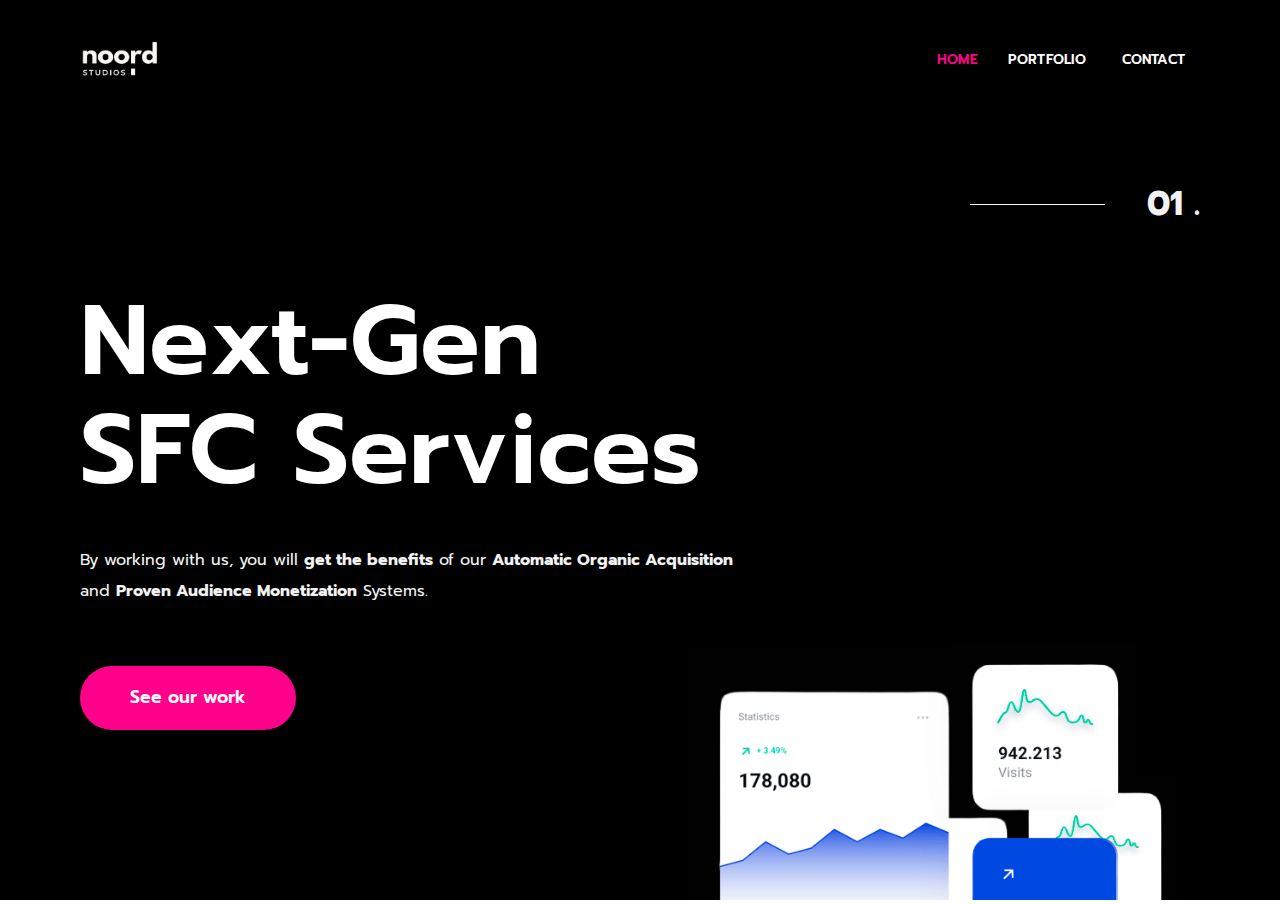
<file: index.html>
<!DOCTYPE html>
<html>
<head>
    <meta charset="UTF-8">
    <title>Noord Studios</title>
    <style>
        body {
            margin: 0;
            overflow: hidden;
        }
        iframe {
            width: 100%;
            height: 100vh;
            border: 0;
        }
    </style>
	<link rel="icon" href="/portfolio/images/icon.ico" type="image/x-icon">	
</head>
<body>
    <iframe src="kit.pixel-show.com/grasp/template-kit/home/index.html"></iframe>
</body>
</html>
</file>
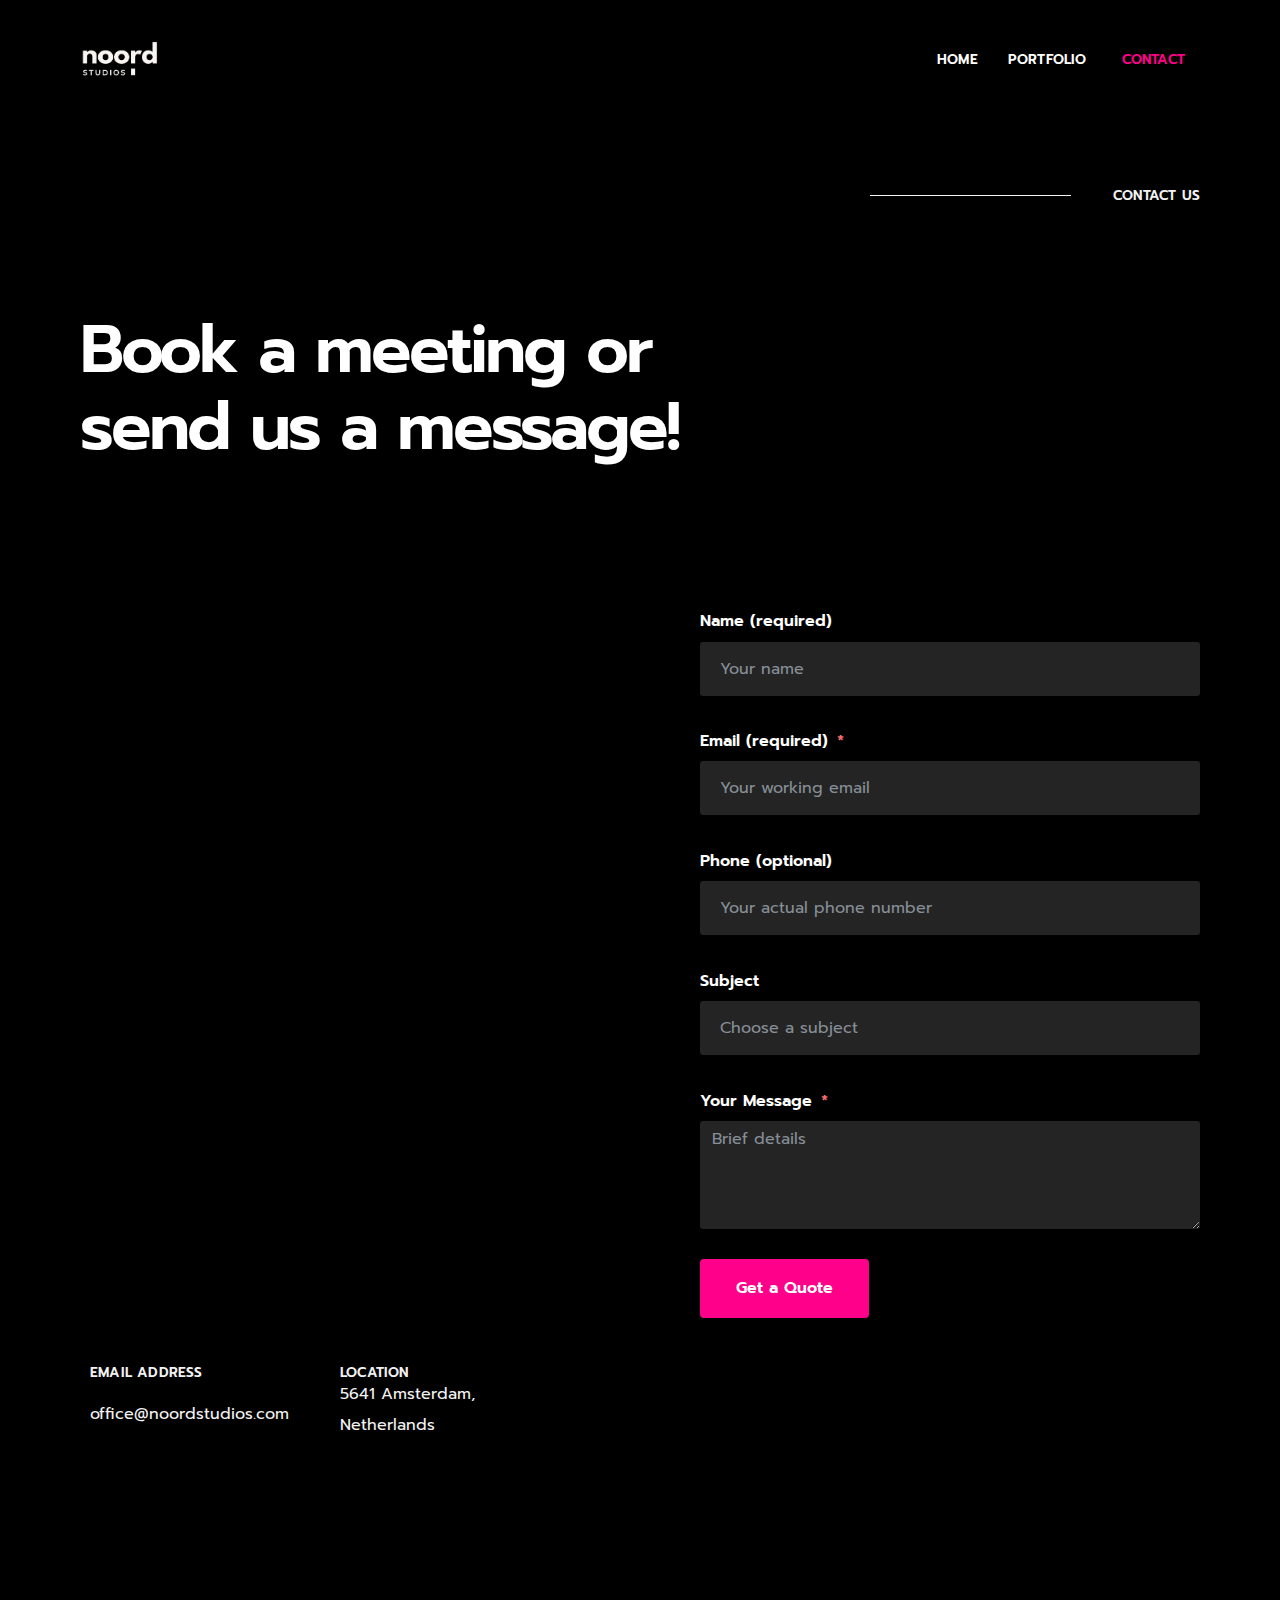
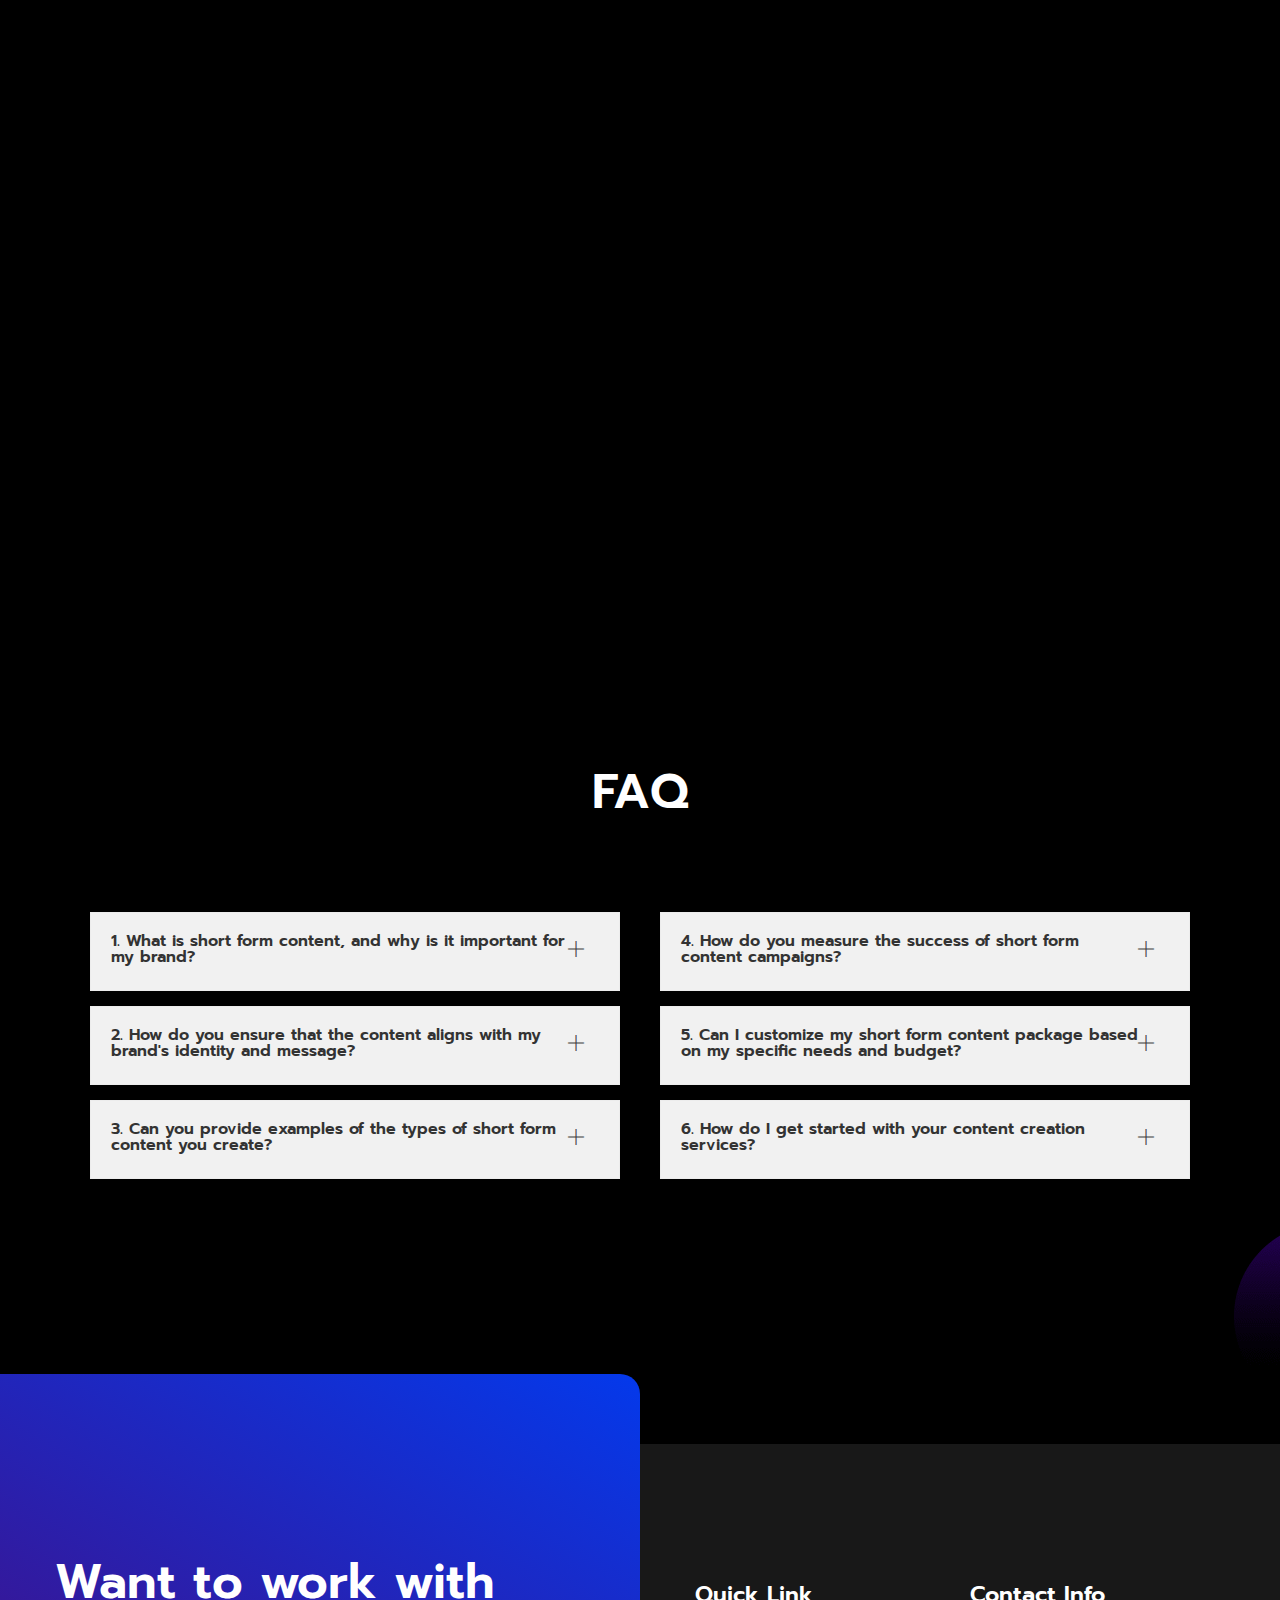
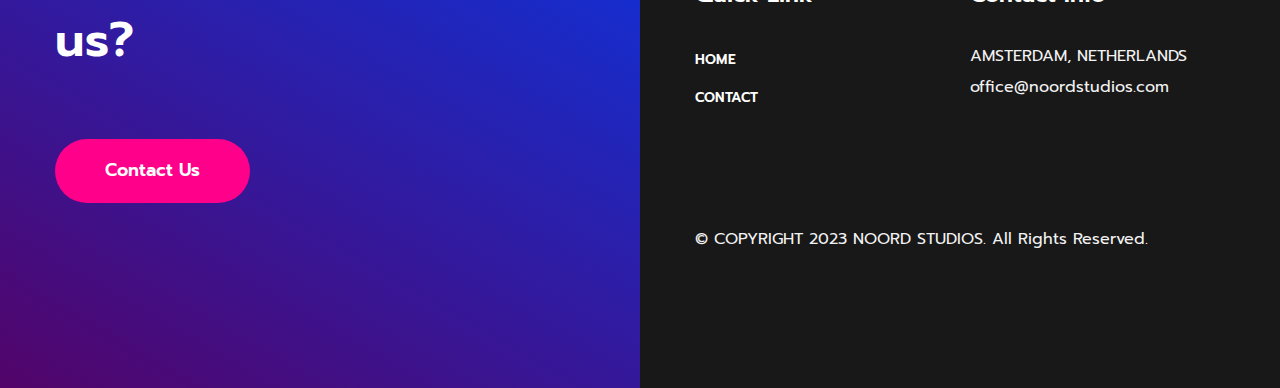
<file: contact/contact.html>
<!doctype html>
<html lang="en-US">
<head>
	<meta charset="UTF-8">
	<meta name="viewport" content="width=device-width, initial-scale=1">
	<link rel="profile" href="https://gmpg.org/xfn/11">
	<title>Noord Studios Contacts</title>
<meta name="robots" content="max-image-preview:large">
<link rel="dns-prefetch" href="//s.w.org">
<link rel="alternate" type="application/rss+xml" title="Grasp &raquo; Feed" href="https://kit.pixel-show.com/grasp/feed/">
<link rel="alternate" type="application/rss+xml" title="Grasp &raquo; Comments Feed" href="https://kit.pixel-show.com/grasp/comments/feed/">
<script>
window._wpemojiSettings = {"baseUrl":"https:\/\/s.w.org\/images\/core\/emoji\/13.1.0\/72x72\/","ext":".png","svgUrl":"https:\/\/s.w.org\/images\/core\/emoji\/13.1.0\/svg\/","svgExt":".svg","source":{"concatemoji":"https:\/\/kit.pixel-show.com\/grasp\/wp-includes\/js\/wp-emoji-release.min.js?ver=5.9.7"}};
/*! This file is auto-generated */
!function(e,a,t){var n,r,o,i=a.createElement("canvas"),p=i.getContext&&i.getContext("2d");function s(e,t){var a=String.fromCharCode;p.clearRect(0,0,i.width,i.height),p.fillText(a.apply(this,e),0,0);e=i.toDataURL();return p.clearRect(0,0,i.width,i.height),p.fillText(a.apply(this,t),0,0),e===i.toDataURL()}function c(e){var t=a.createElement("script");t.src=e,t.defer=t.type="text/javascript",a.getElementsByTagName("head")[0].appendChild(t)}for(o=Array("flag","emoji"),t.supports={everything:!0,everythingExceptFlag:!0},r=0;r<o.length;r++)t.supports[o[r]]=function(e){if(!p||!p.fillText)return!1;switch(p.textBaseline="top",p.font="600 32px Arial",e){case"flag":return s([127987,65039,8205,9895,65039],[127987,65039,8203,9895,65039])?!1:!s([55356,56826,55356,56819],[55356,56826,8203,55356,56819])&&!s([55356,57332,56128,56423,56128,56418,56128,56421,56128,56430,56128,56423,56128,56447],[55356,57332,8203,56128,56423,8203,56128,56418,8203,56128,56421,8203,56128,56430,8203,56128,56423,8203,56128,56447]);case"emoji":return!s([10084,65039,8205,55357,56613],[10084,65039,8203,55357,56613])}return!1}(o[r]),t.supports.everything=t.supports.everything&&t.supports[o[r]],"flag"!==o[r]&&(t.supports.everythingExceptFlag=t.supports.everythingExceptFlag&&t.supports[o[r]]);t.supports.everythingExceptFlag=t.supports.everythingExceptFlag&&!t.supports.flag,t.DOMReady=!1,t.readyCallback=function(){t.DOMReady=!0},t.supports.everything||(n=function(){t.readyCallback()},a.addEventListener?(a.addEventListener("DOMContentLoaded",n,!1),e.addEventListener("load",n,!1)):(e.attachEvent("onload",n),a.attachEvent("onreadystatechange",function(){"complete"===a.readyState&&t.readyCallback()})),(n=t.source||{}).concatemoji?c(n.concatemoji):n.wpemoji&&n.twemoji&&(c(n.twemoji),c(n.wpemoji)))}(window,document,window._wpemojiSettings);
</script>
<style>
img.wp-smiley,
img.emoji {
	display: inline !important;
	border: none !important;
	box-shadow: none !important;
	height: 1em !important;
	width: 1em !important;
	margin: 0 0.07em !important;
	vertical-align: -0.1em !important;
	background: none !important;
	padding: 0 !important;
}
</style>
	<link rel="stylesheet" id="wp-block-library-css" href="css/style.min_1.css" media="all">
<style id="global-styles-inline-css">
body{--wp--preset--color--black: #000000;--wp--preset--color--cyan-bluish-gray: #abb8c3;--wp--preset--color--white: #ffffff;--wp--preset--color--pale-pink: #f78da7;--wp--preset--color--vivid-red: #cf2e2e;--wp--preset--color--luminous-vivid-orange: #ff6900;--wp--preset--color--luminous-vivid-amber: #fcb900;--wp--preset--color--light-green-cyan: #7bdcb5;--wp--preset--color--vivid-green-cyan: #00d084;--wp--preset--color--pale-cyan-blue: #8ed1fc;--wp--preset--color--vivid-cyan-blue: #0693e3;--wp--preset--color--vivid-purple: #9b51e0;--wp--preset--gradient--vivid-cyan-blue-to-vivid-purple: linear-gradient(135deg,rgba(6,147,227,1) 0%,rgb(155,81,224) 100%);--wp--preset--gradient--light-green-cyan-to-vivid-green-cyan: linear-gradient(135deg,rgb(122,220,180) 0%,rgb(0,208,130) 100%);--wp--preset--gradient--luminous-vivid-amber-to-luminous-vivid-orange: linear-gradient(135deg,rgba(252,185,0,1) 0%,rgba(255,105,0,1) 100%);--wp--preset--gradient--luminous-vivid-orange-to-vivid-red: linear-gradient(135deg,rgba(255,105,0,1) 0%,rgb(207,46,46) 100%);--wp--preset--gradient--very-light-gray-to-cyan-bluish-gray: linear-gradient(135deg,rgb(238,238,238) 0%,rgb(169,184,195) 100%);--wp--preset--gradient--cool-to-warm-spectrum: linear-gradient(135deg,rgb(74,234,220) 0%,rgb(151,120,209) 20%,rgb(207,42,186) 40%,rgb(238,44,130) 60%,rgb(251,105,98) 80%,rgb(254,248,76) 100%);--wp--preset--gradient--blush-light-purple: linear-gradient(135deg,rgb(255,206,236) 0%,rgb(152,150,240) 100%);--wp--preset--gradient--blush-bordeaux: linear-gradient(135deg,rgb(254,205,165) 0%,rgb(254,45,45) 50%,rgb(107,0,62) 100%);--wp--preset--gradient--luminous-dusk: linear-gradient(135deg,rgb(255,203,112) 0%,rgb(199,81,192) 50%,rgb(65,88,208) 100%);--wp--preset--gradient--pale-ocean: linear-gradient(135deg,rgb(255,245,203) 0%,rgb(182,227,212) 50%,rgb(51,167,181) 100%);--wp--preset--gradient--electric-grass: linear-gradient(135deg,rgb(202,248,128) 0%,rgb(113,206,126) 100%);--wp--preset--gradient--midnight: linear-gradient(135deg,rgb(2,3,129) 0%,rgb(40,116,252) 100%);--wp--preset--duotone--dark-grayscale: url('contact.html#wp-duotone-dark-grayscale');--wp--preset--duotone--grayscale: url('contact.html#wp-duotone-grayscale');--wp--preset--duotone--purple-yellow: url('contact.html#wp-duotone-purple-yellow');--wp--preset--duotone--blue-red: url('contact.html#wp-duotone-blue-red');--wp--preset--duotone--midnight: url('contact.html#wp-duotone-midnight');--wp--preset--duotone--magenta-yellow: url('contact.html#wp-duotone-magenta-yellow');--wp--preset--duotone--purple-green: url('contact.html#wp-duotone-purple-green');--wp--preset--duotone--blue-orange: url('contact.html#wp-duotone-blue-orange');--wp--preset--font-size--small: 13px;--wp--preset--font-size--medium: 20px;--wp--preset--font-size--large: 36px;--wp--preset--font-size--x-large: 42px;}.has-black-color{color: var(--wp--preset--color--black) !important;}.has-cyan-bluish-gray-color{color: var(--wp--preset--color--cyan-bluish-gray) !important;}.has-white-color{color: var(--wp--preset--color--white) !important;}.has-pale-pink-color{color: var(--wp--preset--color--pale-pink) !important;}.has-vivid-red-color{color: var(--wp--preset--color--vivid-red) !important;}.has-luminous-vivid-orange-color{color: var(--wp--preset--color--luminous-vivid-orange) !important;}.has-luminous-vivid-amber-color{color: var(--wp--preset--color--luminous-vivid-amber) !important;}.has-light-green-cyan-color{color: var(--wp--preset--color--light-green-cyan) !important;}.has-vivid-green-cyan-color{color: var(--wp--preset--color--vivid-green-cyan) !important;}.has-pale-cyan-blue-color{color: var(--wp--preset--color--pale-cyan-blue) !important;}.has-vivid-cyan-blue-color{color: var(--wp--preset--color--vivid-cyan-blue) !important;}.has-vivid-purple-color{color: var(--wp--preset--color--vivid-purple) !important;}.has-black-background-color{background-color: var(--wp--preset--color--black) !important;}.has-cyan-bluish-gray-background-color{background-color: var(--wp--preset--color--cyan-bluish-gray) !important;}.has-white-background-color{background-color: var(--wp--preset--color--white) !important;}.has-pale-pink-background-color{background-color: var(--wp--preset--color--pale-pink) !important;}.has-vivid-red-background-color{background-color: var(--wp--preset--color--vivid-red) !important;}.has-luminous-vivid-orange-background-color{background-color: var(--wp--preset--color--luminous-vivid-orange) !important;}.has-luminous-vivid-amber-background-color{background-color: var(--wp--preset--color--luminous-vivid-amber) !important;}.has-light-green-cyan-background-color{background-color: var(--wp--preset--color--light-green-cyan) !important;}.has-vivid-green-cyan-background-color{background-color: var(--wp--preset--color--vivid-green-cyan) !important;}.has-pale-cyan-blue-background-color{background-color: var(--wp--preset--color--pale-cyan-blue) !important;}.has-vivid-cyan-blue-background-color{background-color: var(--wp--preset--color--vivid-cyan-blue) !important;}.has-vivid-purple-background-color{background-color: var(--wp--preset--color--vivid-purple) !important;}.has-black-border-color{border-color: var(--wp--preset--color--black) !important;}.has-cyan-bluish-gray-border-color{border-color: var(--wp--preset--color--cyan-bluish-gray) !important;}.has-white-border-color{border-color: var(--wp--preset--color--white) !important;}.has-pale-pink-border-color{border-color: var(--wp--preset--color--pale-pink) !important;}.has-vivid-red-border-color{border-color: var(--wp--preset--color--vivid-red) !important;}.has-luminous-vivid-orange-border-color{border-color: var(--wp--preset--color--luminous-vivid-orange) !important;}.has-luminous-vivid-amber-border-color{border-color: var(--wp--preset--color--luminous-vivid-amber) !important;}.has-light-green-cyan-border-color{border-color: var(--wp--preset--color--light-green-cyan) !important;}.has-vivid-green-cyan-border-color{border-color: var(--wp--preset--color--vivid-green-cyan) !important;}.has-pale-cyan-blue-border-color{border-color: var(--wp--preset--color--pale-cyan-blue) !important;}.has-vivid-cyan-blue-border-color{border-color: var(--wp--preset--color--vivid-cyan-blue) !important;}.has-vivid-purple-border-color{border-color: var(--wp--preset--color--vivid-purple) !important;}.has-vivid-cyan-blue-to-vivid-purple-gradient-background{background: var(--wp--preset--gradient--vivid-cyan-blue-to-vivid-purple) !important;}.has-light-green-cyan-to-vivid-green-cyan-gradient-background{background: var(--wp--preset--gradient--light-green-cyan-to-vivid-green-cyan) !important;}.has-luminous-vivid-amber-to-luminous-vivid-orange-gradient-background{background: var(--wp--preset--gradient--luminous-vivid-amber-to-luminous-vivid-orange) !important;}.has-luminous-vivid-orange-to-vivid-red-gradient-background{background: var(--wp--preset--gradient--luminous-vivid-orange-to-vivid-red) !important;}.has-very-light-gray-to-cyan-bluish-gray-gradient-background{background: var(--wp--preset--gradient--very-light-gray-to-cyan-bluish-gray) !important;}.has-cool-to-warm-spectrum-gradient-background{background: var(--wp--preset--gradient--cool-to-warm-spectrum) !important;}.has-blush-light-purple-gradient-background{background: var(--wp--preset--gradient--blush-light-purple) !important;}.has-blush-bordeaux-gradient-background{background: var(--wp--preset--gradient--blush-bordeaux) !important;}.has-luminous-dusk-gradient-background{background: var(--wp--preset--gradient--luminous-dusk) !important;}.has-pale-ocean-gradient-background{background: var(--wp--preset--gradient--pale-ocean) !important;}.has-electric-grass-gradient-background{background: var(--wp--preset--gradient--electric-grass) !important;}.has-midnight-gradient-background{background: var(--wp--preset--gradient--midnight) !important;}.has-small-font-size{font-size: var(--wp--preset--font-size--small) !important;}.has-medium-font-size{font-size: var(--wp--preset--font-size--medium) !important;}.has-large-font-size{font-size: var(--wp--preset--font-size--large) !important;}.has-x-large-font-size{font-size: var(--wp--preset--font-size--x-large) !important;}
</style>
<link rel="stylesheet" id="template-kit-export-css" href="css/template-kit-export-public.min.css" media="all">
<link rel="stylesheet" id="hello-elementor-css" href="css/style.min.css" media="all">
<link rel="stylesheet" id="hello-elementor-theme-style-css" href="css/theme.min.css" media="all">
<link rel="stylesheet" id="elementor-frontend-legacy-css" href="css/frontend-legacy.min.css" media="all">
<link rel="stylesheet" id="elementor-frontend-css" href="css/frontend.min.css" media="all">
<link rel="stylesheet" id="eael-general-css" href="css/general.min.css" media="all">
<link rel="stylesheet" id="eael-7-css" href="css/eael-7.css" media="all">
<link rel="stylesheet" id="elementor-icons-css" href="css/elementor-icons.min.css" media="all">
<style id="elementor-icons-inline-css">

		.elementor-add-new-section .elementor-add-templately-promo-button{
            background-color: #5d4fff;
            background-image: url(fonts/logo-icon.svg);
            background-repeat: no-repeat;
            background-position: center center;
            position: relative;
        }
        
		.elementor-add-new-section .elementor-add-templately-promo-button > i{
            height: 12px;
        }
        
        body .elementor-add-new-section .elementor-add-section-area-button {
            margin-left: 0;
        }

		.elementor-add-new-section .elementor-add-templately-promo-button{
            background-color: #5d4fff;
            background-image: url(fonts/logo-icon.svg);
            background-repeat: no-repeat;
            background-position: center center;
            position: relative;
        }
        
		.elementor-add-new-section .elementor-add-templately-promo-button > i{
            height: 12px;
        }
        
        body .elementor-add-new-section .elementor-add-section-area-button {
            margin-left: 0;
        }
</style>
<link rel="stylesheet" id="swiper-css" href="css/swiper.min.css" media="all">
<link rel="stylesheet" id="elementor-post-4-css" href="css/post-4.css" media="all">
<link rel="stylesheet" id="elementor-pro-css" href="css/frontend.min_1.css" media="all">
<link rel="stylesheet" id="elementor-post-7-css" href="css/post-7.css" media="all">
<link rel="stylesheet" id="fluentform-elementor-widget-css" href="css/fluent-forms-elementor-widget.css" media="all">
<link rel="stylesheet" id="elementor-post-217-css" href="css/post-217.css" media="all">
<link rel="stylesheet" id="elementor-post-220-css" href="css/post-220.css" media="all">
<link rel="stylesheet" id="elementor-icons-ekiticons-css" href="css/ekiticons.css" media="all">
<link rel="stylesheet" id="ekit-widget-styles-css" href="css/widget-styles.css" media="all">
<link rel="stylesheet" id="ekit-responsive-css" href="css/responsive.css" media="all">
<link rel="stylesheet" id="google-fonts-1-css" href="https://fonts.googleapis.com/css?family=Prompt%3A100%2C100italic%2C200%2C200italic%2C300%2C300italic%2C400%2C400italic%2C500%2C500italic%2C600%2C600italic%2C700%2C700italic%2C800%2C800italic%2C900%2C900italic&amp;display=auto&amp;ver=5.9.7" media="all">
<link rel="stylesheet" id="elementor-icons-shared-0-css" href="css/fontawesome.min.css" media="all">
<link rel="stylesheet" id="elementor-icons-fa-brands-css" href="css/brands.min.css" media="all">
<link rel="stylesheet" id="elementor-icons-fa-solid-css" href="css/solid.min.css" media="all">
<link rel="preconnect" href="https://fonts.gstatic.com/" crossorigin><script src="js/jquery.min.js" id="jquery-core-js"></script>
<script src="js/jquery-migrate.min.js" id="jquery-migrate-js"></script>
<script src="js/template-kit-export-public.min.js" id="template-kit-export-js"></script>
<link rel="https://api.w.org/" href="https://kit.pixel-show.com/grasp/wp-json/"><link rel="EditURI" type="application/rsd+xml" title="RSD" href="https://kit.pixel-show.com/grasp/xmlrpc.php?rsd">
<link rel="wlwmanifest" type="application/wlwmanifest+xml" href="https://kit.pixel-show.com/grasp/wp-includes/wlwmanifest.xml"> 
<meta name="generator" content="WordPress 5.9.7">
<link rel="canonical" href="https://kit.pixel-show.com/grasp/template-kit/contact/">
<link rel="shortlink" href="https://kit.pixel-show.com/grasp/?p=7">
<link rel="alternate" type="application/json+oembed" href="https://kit.pixel-show.com/grasp/wp-json/oembed/1.0/embed?url=https%3A%2F%2Fkit.pixel-show.com%2Fgrasp%2Ftemplate-kit%2Fcontact%2F">
<link rel="alternate" type="text/xml+oembed" href="https://kit.pixel-show.com/grasp/wp-json/oembed/1.0/embed?url=https%3A%2F%2Fkit.pixel-show.com%2Fgrasp%2Ftemplate-kit%2Fcontact%2F&#038;format=xml">
<meta name="generator" content="Elementor 3.13.4; features: a11y_improvements, additional_custom_breakpoints; settings: css_print_method-external, google_font-enabled, font_display-auto">
</head>
<body class="envato_tk_templates-template-default single single-envato_tk_templates postid-7 elementor-default elementor-kit-4 elementor-page elementor-page-7">

<svg xmlns="http://www.w3.org/2000/svg" viewBox="0 0 0 0" width="0" height="0" focusable="false" role="none" style="visibility: hidden; position: absolute; left: -9999px; overflow: hidden;"><defs><filter id="wp-duotone-dark-grayscale"><fecolormatrix color-interpolation-filters="sRGB" type="matrix" values=" .299 .587 .114 0 0 .299 .587 .114 0 0 .299 .587 .114 0 0 .299 .587 .114 0 0 "/><fecomponenttransfer color-interpolation-filters="sRGB"><fefuncr type="table" tableValues="0 0.49803921568627"/><fefuncg type="table" tableValues="0 0.49803921568627"/><fefuncb type="table" tableValues="0 0.49803921568627"/><fefunca type="table" tableValues="1 1"/></fecomponenttransfer><fecomposite in2="SourceGraphic" operator="in"/></filter></defs></svg><svg xmlns="http://www.w3.org/2000/svg" viewBox="0 0 0 0" width="0" height="0" focusable="false" role="none" style="visibility: hidden; position: absolute; left: -9999px; overflow: hidden;"><defs><filter id="wp-duotone-grayscale"><fecolormatrix color-interpolation-filters="sRGB" type="matrix" values=" .299 .587 .114 0 0 .299 .587 .114 0 0 .299 .587 .114 0 0 .299 .587 .114 0 0 "/><fecomponenttransfer color-interpolation-filters="sRGB"><fefuncr type="table" tableValues="0 1"/><fefuncg type="table" tableValues="0 1"/><fefuncb type="table" tableValues="0 1"/><fefunca type="table" tableValues="1 1"/></fecomponenttransfer><fecomposite in2="SourceGraphic" operator="in"/></filter></defs></svg><svg xmlns="http://www.w3.org/2000/svg" viewBox="0 0 0 0" width="0" height="0" focusable="false" role="none" style="visibility: hidden; position: absolute; left: -9999px; overflow: hidden;"><defs><filter id="wp-duotone-purple-yellow"><fecolormatrix color-interpolation-filters="sRGB" type="matrix" values=" .299 .587 .114 0 0 .299 .587 .114 0 0 .299 .587 .114 0 0 .299 .587 .114 0 0 "/><fecomponenttransfer color-interpolation-filters="sRGB"><fefuncr type="table" tableValues="0.54901960784314 0.98823529411765"/><fefuncg type="table" tableValues="0 1"/><fefuncb type="table" tableValues="0.71764705882353 0.25490196078431"/><fefunca type="table" tableValues="1 1"/></fecomponenttransfer><fecomposite in2="SourceGraphic" operator="in"/></filter></defs></svg><svg xmlns="http://www.w3.org/2000/svg" viewBox="0 0 0 0" width="0" height="0" focusable="false" role="none" style="visibility: hidden; position: absolute; left: -9999px; overflow: hidden;"><defs><filter id="wp-duotone-blue-red"><fecolormatrix color-interpolation-filters="sRGB" type="matrix" values=" .299 .587 .114 0 0 .299 .587 .114 0 0 .299 .587 .114 0 0 .299 .587 .114 0 0 "/><fecomponenttransfer color-interpolation-filters="sRGB"><fefuncr type="table" tableValues="0 1"/><fefuncg type="table" tableValues="0 0.27843137254902"/><fefuncb type="table" tableValues="0.5921568627451 0.27843137254902"/><fefunca type="table" tableValues="1 1"/></fecomponenttransfer><fecomposite in2="SourceGraphic" operator="in"/></filter></defs></svg><svg xmlns="http://www.w3.org/2000/svg" viewBox="0 0 0 0" width="0" height="0" focusable="false" role="none" style="visibility: hidden; position: absolute; left: -9999px; overflow: hidden;"><defs><filter id="wp-duotone-midnight"><fecolormatrix color-interpolation-filters="sRGB" type="matrix" values=" .299 .587 .114 0 0 .299 .587 .114 0 0 .299 .587 .114 0 0 .299 .587 .114 0 0 "/><fecomponenttransfer color-interpolation-filters="sRGB"><fefuncr type="table" tableValues="0 0"/><fefuncg type="table" tableValues="0 0.64705882352941"/><fefuncb type="table" tableValues="0 1"/><fefunca type="table" tableValues="1 1"/></fecomponenttransfer><fecomposite in2="SourceGraphic" operator="in"/></filter></defs></svg><svg xmlns="http://www.w3.org/2000/svg" viewBox="0 0 0 0" width="0" height="0" focusable="false" role="none" style="visibility: hidden; position: absolute; left: -9999px; overflow: hidden;"><defs><filter id="wp-duotone-magenta-yellow"><fecolormatrix color-interpolation-filters="sRGB" type="matrix" values=" .299 .587 .114 0 0 .299 .587 .114 0 0 .299 .587 .114 0 0 .299 .587 .114 0 0 "/><fecomponenttransfer color-interpolation-filters="sRGB"><fefuncr type="table" tableValues="0.78039215686275 1"/><fefuncg type="table" tableValues="0 0.94901960784314"/><fefuncb type="table" tableValues="0.35294117647059 0.47058823529412"/><fefunca type="table" tableValues="1 1"/></fecomponenttransfer><fecomposite in2="SourceGraphic" operator="in"/></filter></defs></svg><svg xmlns="http://www.w3.org/2000/svg" viewBox="0 0 0 0" width="0" height="0" focusable="false" role="none" style="visibility: hidden; position: absolute; left: -9999px; overflow: hidden;"><defs><filter id="wp-duotone-purple-green"><fecolormatrix color-interpolation-filters="sRGB" type="matrix" values=" .299 .587 .114 0 0 .299 .587 .114 0 0 .299 .587 .114 0 0 .299 .587 .114 0 0 "/><fecomponenttransfer color-interpolation-filters="sRGB"><fefuncr type="table" tableValues="0.65098039215686 0.40392156862745"/><fefuncg type="table" tableValues="0 1"/><fefuncb type="table" tableValues="0.44705882352941 0.4"/><fefunca type="table" tableValues="1 1"/></fecomponenttransfer><fecomposite in2="SourceGraphic" operator="in"/></filter></defs></svg><svg xmlns="http://www.w3.org/2000/svg" viewBox="0 0 0 0" width="0" height="0" focusable="false" role="none" style="visibility: hidden; position: absolute; left: -9999px; overflow: hidden;"><defs><filter id="wp-duotone-blue-orange"><fecolormatrix color-interpolation-filters="sRGB" type="matrix" values=" .299 .587 .114 0 0 .299 .587 .114 0 0 .299 .587 .114 0 0 .299 .587 .114 0 0 "/><fecomponenttransfer color-interpolation-filters="sRGB"><fefuncr type="table" tableValues="0.098039215686275 1"/><fefuncg type="table" tableValues="0 0.66274509803922"/><fefuncb type="table" tableValues="0.84705882352941 0.41960784313725"/><fefunca type="table" tableValues="1 1"/></fecomponenttransfer><fecomposite in2="SourceGraphic" operator="in"/></filter></defs></svg>
<a class="skip-link screen-reader-text" href="#content">Skip to content</a>

		<div data-elementor-type="header" data-elementor-id="217" class="elementor elementor-217 elementor-location-header">
		<div class="elementor-section-wrap">
					<section class="elementor-section elementor-top-section elementor-element elementor-element-d6a8c78 elementor-section-content-middle elementor-section-boxed elementor-section-height-default elementor-section-height-default" data-id="d6a8c78" data-element_type="section">
						<div class="elementor-container elementor-column-gap-default">
							<div class="elementor-row">
					<div class="elementor-column elementor-col-33 elementor-top-column elementor-element elementor-element-c4f798e" data-id="c4f798e" data-element_type="column">
			<div class="elementor-column-wrap elementor-element-populated">
							<div class="elementor-widget-wrap">
						<div class="elementor-element elementor-element-4d0c9eb elementor-widget elementor-widget-image" data-id="4d0c9eb" data-element_type="widget" data-widget_type="image.default">
				<div class="elementor-widget-container">
								<div class="elementor-image">
												<img src="/kit.pixel-show.com/grasp/wp-content/uploads/sites/2/2021/02/rsz_1rsz_1logo.png" title="Grasp-_logo" alt="Grasp-_logo" loading="lazy">														</div>
						</div>
				</div>
						</div>
					</div>
		</div>
				<div class="elementor-column elementor-col-66 elementor-top-column elementor-element elementor-element-d89d04a" data-id="d89d04a" data-element_type="column">
			<div class="elementor-column-wrap elementor-element-populated">
							<div class="elementor-widget-wrap">
						<div class="elementor-element elementor-element-96c5060 elementor-widget elementor-widget-ekit-nav-menu" data-id="96c5060" data-element_type="widget" data-widget_type="ekit-nav-menu.default">
				<div class="elementor-widget-container">
			<div class="ekit-wid-con ekit_menu_responsive_tablet" data-hamburger-icon data-hamburger-icon-type="icon" data-responsive-breakpoint="1024">            
                            </button>
            <div id="ekit-megamenu-primary" class="elementskit-menu-container elementskit-menu-offcanvas-elements elementskit-navbar-nav-default elementskit_line_arrow ekit-nav-menu-one-page-no ekit-nav-dropdown-hover"><ul id="menu-primary" class="elementskit-navbar-nav elementskit-menu-po-right submenu-click-on-icon"><li id="menu-item-60" class="menu-item menu-item-type-custom menu-item-object-custom menu-item-60 nav-item elementskit-mobile-builder-content" data-vertical-menu="750px"><a href="/kit.pixel-show.com/grasp/template-kit/home/index.html" class="ekit-menu-nav-link">Home</a></li>
<li id="menu-item-63" class="menu-item menu-item-type-custom menu-item-object-custom menu-item-has-children menu-item-63 nav-item elementskit-dropdown-has relative_position elementskit-dropdown-menu-default_width elementskit-mobile-builder-content" data-vertical-menu="750px"><a href="/portfolio/portfolio.html" class="ekit-menu-nav-link ekit-menu-dropdown-toggle">Portfolio<i class=""></i></a>
</li>
<li id="menu-item-62" class="menu-item menu-item-type-custom menu-item-object-custom current-menu-item menu-item-62 nav-item elementskit-mobile-builder-content active" data-vertical-menu="750px"><a href="/contact/contact.html" class="ekit-menu-nav-link active">Contact</a></li>
</ul><div class="elementskit-nav-identity-panel">
				<div class="elementskit-site-title">
					<a class="elementskit-nav-logo" href="https://kit.pixel-show.com/grasp" target="_self" rel>
						<img width="200" height="101" src="images/Grasp-_logo.png" class="attachment-full size-full" alt loading="lazy">
					</a> 
				</div><button class="elementskit-menu-close elementskit-menu-toggler" type="button">X</button></div></div><div class="elementskit-menu-overlay elementskit-menu-offcanvas-elements elementskit-menu-toggler ekit-nav-menu--overlay"></div></div>		</div>
				</div>
						</div>
					</div>
		</div>
								</div>
					</div>
		</section>
				</div>
		</div>
		
<main id="content" class="site-main post-7 envato_tk_templates type-envato_tk_templates status-publish has-post-thumbnail hentry">
		<div class="page-content">
				<div data-elementor-type="wp-post" data-elementor-id="7" class="elementor elementor-7">
						<div class="elementor-inner">
				<div class="elementor-section-wrap">
									<section class="elementor-section elementor-top-section elementor-element elementor-element-546af5a elementor-section-content-middle elementor-section-boxed elementor-section-height-default elementor-section-height-default" data-id="546af5a" data-element_type="section">
						<div class="elementor-container elementor-column-gap-default">
							<div class="elementor-row">
					<div class="elementor-column elementor-col-50 elementor-top-column elementor-element elementor-element-47491f3" data-id="47491f3" data-element_type="column">
			<div class="elementor-column-wrap">
							<div class="elementor-widget-wrap">
								</div>
					</div>
		</div>
				<div class="elementor-column elementor-col-50 elementor-top-column elementor-element elementor-element-7f6858d" data-id="7f6858d" data-element_type="column">
			<div class="elementor-column-wrap elementor-element-populated">
							<div class="elementor-widget-wrap">
						<div class="elementor-element elementor-element-3818e40 elementor-widget-divider--view-line_text elementor-widget-divider--element-align-right elementor-widget elementor-widget-divider" data-id="3818e40" data-element_type="widget" data-widget_type="divider.default">
				<div class="elementor-widget-container">
					<div class="elementor-divider">
			<span class="elementor-divider-separator">
							<span class="elementor-divider__text elementor-divider__element">
				Contact Us				</span>
						</span>
		</div>
				</div>
				</div>
						</div>
					</div>
		</div>
								</div>
					</div>
		</section>
				<section class="elementor-section elementor-top-section elementor-element elementor-element-ed417b4 elementor-section-boxed elementor-section-height-default elementor-section-height-default" data-id="ed417b4" data-element_type="section">
						<div class="elementor-container elementor-column-gap-default">
							<div class="elementor-row">
					<div class="elementor-column elementor-col-50 elementor-top-column elementor-element elementor-element-e2f672f" data-id="e2f672f" data-element_type="column">
			<div class="elementor-column-wrap elementor-element-populated">
							<div class="elementor-widget-wrap">
						<div class="elementor-element elementor-element-ec7fe9c elementor-widget elementor-widget-heading" data-id="ec7fe9c" data-element_type="widget" data-widget_type="heading.default">
				<div class="elementor-widget-container">
			<h1 class="elementor-heading-title elementor-size-default">Book a meeting or send us a message!
</h1>		</div>
				</div>
						</div>
					</div>
		</div>
				<div class="elementor-column elementor-col-50 elementor-top-column elementor-element elementor-element-3c748c6" data-id="3c748c6" data-element_type="column">
			<div class="elementor-column-wrap">
							<div class="elementor-widget-wrap">
								</div>
					</div>
		</div>
								</div>
					</div>
		</section>
				<section class="elementor-section elementor-top-section elementor-element elementor-element-3e377b2 elementor-section-boxed elementor-section-height-default elementor-section-height-default" data-id="3e377b2" data-element_type="section">
						<div class="elementor-container elementor-column-gap-default">
							<div class="elementor-row">
					<div class="elementor-column elementor-col-50 elementor-top-column elementor-element elementor-element-2007fc4" data-id="2007fc4" data-element_type="column">
			<div class="elementor-column-wrap elementor-element-populated">
							<div class="elementor-widget-wrap">
						<div class="elementor-element elementor-element-040141a elementor-widget elementor-widget-text-editor" data-id="040141a" data-element_type="widget" data-widget_type="text-editor.default">
				<div class="elementor-widget-container">
								<div class="elementor-text-editor elementor-clearfix">
<!-- Calendly inline widget begin -->
<div class="calendly-inline-widget" data-url="https://calendly.com/noordstudios/meeting?background_color=030303&text_color=f8f8f8&primary_color=fd24d0" style="min-width:320px;height:700px;"></div>
<script type="text/javascript" src="https://assets.calendly.com/assets/external/widget.js" async></script>
<!-- Calendly inline widget end -->
					</div>
						</div>
				</div>
				<section class="elementor-section elementor-inner-section elementor-element elementor-element-09b942d elementor-section-boxed elementor-section-height-default elementor-section-height-default" data-id="09b942d" data-element_type="section">
						<div class="elementor-container elementor-column-gap-default">
							<div class="elementor-row">
					<div class="elementor-column elementor-col-50 elementor-inner-column elementor-element elementor-element-ba0e0e4" data-id="ba0e0e4" data-element_type="column">
			<div class="elementor-column-wrap elementor-element-populated">
							<div class="elementor-widget-wrap">
						<div class="elementor-element elementor-element-d7ad4ec elementor-widget elementor-widget-heading" data-id="d7ad4ec" data-element_type="widget" data-widget_type="heading.default">
				<div class="elementor-widget-container">
			<div class="elementor-heading-title elementor-size-default"> Email Address

</div>		</div>
				</div>
				<div class="elementor-element elementor-element-dca3876 elementor-widget elementor-widget-text-editor" data-id="dca3876" data-element_type="widget" data-widget_type="text-editor.default">
				<div class="elementor-widget-container">
								<div class="elementor-text-editor elementor-clearfix">
				office@noordstudios.com<br> 
				</div>
						</div>
				</div>
						</div>
					</div>
		</div>
				<div class="elementor-column elementor-col-50 elementor-inner-column elementor-element elementor-element-6b5390c" data-id="6b5390c" data-element_type="column">
			<div class="elementor-column-wrap elementor-element-populated">
							<div class="elementor-widget-wrap">
						<div class="elementor-element elementor-element-7e23c39 elementor-widget elementor-widget-heading" data-id="7e23c39" data-element_type="widget" data-widget_type="heading.default">
				<div class="elementor-widget-container">
			<div class="elementor-heading-title elementor-size-default">Location

</div>	5641 Amsterdam, Netherlands	</div>
				</div>
				<div class="elementor-element elementor-element-c5b48fa elementor-widget elementor-widget-text-editor" data-id="c5b48fa" data-element_type="widget" data-widget_type="text-editor.default">
				<div class="elementor-widget-container">
								<div class="elementor-text-editor elementor-clearfix"><br>
					</div>
						</div>
				</div>
						</div>
					</div>
		</div>
								</div>
					</div>
		</section>
				<div class="elementor-element elementor-element-7febeb8 elementor-widget elementor-widget-heading" data-id="7febeb8" data-element_type="widget" data-widget_type="heading.default">
				<div class="elementor-widget-container">
			<div class="elementor-heading-title elementor-size-default">
</div>		</div>
				</div>
				<div class="elementor-element elementor-element-a61f2e3 e-grid-align-left e-grid-align-tablet-center e-grid-align-mobile-center elementor-shape-rounded elementor-grid-0 elementor-widget elementor-widget-social-icons" data-id="a61f2e3" data-element_type="widget" data-widget_type="social-icons.default">
				<div class="elementor-widget-container">
					<div class="elementor-social-icons-wrapper elementor-grid">
							<span class="elementor-grid-item">
					<a class="elementor-icon elementor-social-icon elementor-social-icon-facebook elementor-repeater-item-711b4d0" target="_blank">
						<span class=""></span>
						<i class=""></i>					</a>
				</span>
							<span class="elementor-grid-item">
					<a class="elementor-icon elementor-social-icon elementor-social-icon-twitter elementor-repeater-item-31d2df6" target="_blank">
						<span class="elementor-screen-only"></span>
						<i class=""></i>					</a>
				</span>
							<span class="elementor-grid-item">
					<a class="elementor-icon elementor-social-icon elementor-social-icon-youtube elementor-repeater-item-4e269a1" target="_blank">
						<span class="elementor-screen-only"></span>
						<i class=""></i>					</a>
				</span>
					</div>
				</div>
				</div>
						</div>
					</div>
		</div>
				<div class="elementor-column elementor-col-50 elementor-top-column elementor-element elementor-element-4e2fb92" data-id="4e2fb92" data-element_type="column">
			<div class="elementor-column-wrap elementor-element-populated">
							<div class="elementor-widget-wrap">
						<div class="elementor-element elementor-element-3931d05 fluentform-widget-submit-button-custom elementor-widget elementor-widget-fluent-form-widget" data-id="3931d05" data-element_type="widget" data-widget_type="fluent-form-widget.default">
				<div class="elementor-widget-container">
			
            <div class="fluentform-widget-wrapper fluentform-widget-align-default">

            
            <div class="fluentform fluentform_wrapper_1"><form action="https://formspree.io/f/xyyqzpkj" method="POST">
				<div class="ff-t-container ff-column-container ff_columns_total_2">
				  <div class="ff-t-cell ff-t-column-1" style="flex-basis: 50%;">
					<div class="ff-el-group ff-el-form-top">
					  <div class="ff-el-input--label asterisk-right">
						<label for="ff_1_names_first_name_" aria-label="Name (required)">Name (required)</label>
					  </div>
					  <div class="ff-el-input--content">
						<input type="text" name="names[first_name]" id="ff_1_names_first_name_" class="ff-el-form-control" placeholder="Your name" aria-invalid="false" aria-required="false">
					  </div>
					</div>
				  </div>
				  <div class="ff-t-cell ff-t-column-2" style="flex-basis: 50%;">
					<div class="ff-el-group">
					  <div class="ff-el-input--label ff-el-is-required asterisk-right">
						<label for="ff_1_email" aria-label="Email (required)">Email (required)</label>
					  </div>
					  <div class="ff-el-input--content">
						<input type="email" name="email" id="ff_1_email" class="ff-el-form-control" placeholder="Your working email" data-name="email" aria-invalid="false" aria-required="true">
					  </div>
					</div>
				  </div>
				</div>
				<div class="ff-t-container ff-column-container ff_columns_total_2">
				  <div class="ff-t-cell ff-t-column-1" style="flex-basis: 50%;">
					<div class="ff-el-group">
					  <div class="ff-el-input--label asterisk-right">
						<label for="ff_1_numeric-field" aria-label="Phone (optional)">Phone (optional)</label>
					  </div>
					  <div class="ff-el-input--content">
						<input type="number" name="numeric-field" id="ff_1_numeric-field" class="ff-el-form-control" placeholder="Your actual phone number" data-name="numeric-field" inputmode="numeric" step="any" aria-invalid="false" aria-required="false">
					  </div>
					</div>
				  </div>
				  <div class="ff-t-cell ff-t-column-2" style="flex-basis: 50%;">
					<div class="ff-el-group">
					  <div class="ff-el-input--label asterisk-right">
						<label for="ff_1_subject" aria-label="Subject">Subject</label>
					  </div>
					  <div class="ff-el-input--content">
						<input type="text" name="subject" class="ff-el-form-control" placeholder="Choose a subject" data-name="subject" id="ff_1_subject" aria-invalid="false" aria-required="false">
					  </div>
					</div>
				  </div>
				</div>
				<div class="ff-el-group">
				  <div class="ff-el-input--label ff-el-is-required asterisk-right">
					<label for="ff_1_message" aria-label="Your Message">Your Message</label>
				  </div>
				  <div class="ff-el-input--content">
					<textarea aria-invalid="false" aria-required="true" name="message" id="ff_1_message" class="ff-el-form-control" placeholder="Brief details" rows="4" cols="2" data-name="message"></textarea>
				  </div>
				</div>
				<div class="ff-el-group ff-text-left ff_submit_btn_wrapper">
				  <button type="submit" class="ff-btn ff-btn-submit ff-btn-md ff_btn_style">Get a Quote</button>
				</div>
			  </form>
			  
                    </div>

            		</div>
				</div>
						</div>
					</div>
		</div>
								</div>
					</div>
		</section>
				<section class="elementor-section elementor-top-section elementor-element elementor-element-e8ace0c elementor-section-full_width elementor-section-height-default elementor-section-height-default" data-id="e8ace0c" data-element_type="section">
						<div class="elementor-container elementor-column-gap-default">
							<div class="elementor-row">
					<div class="elementor-column elementor-col-100 elementor-top-column elementor-element elementor-element-b3820f5" data-id="b3820f5" data-element_type="column">
			<div class="elementor-column-wrap elementor-element-populated">
							<div class="elementor-widget-wrap">
						<div class="elementor-element elementor-element-617d547 elementor-widget elementor-widget-google_maps" data-id="617d547" data-element_type="widget" data-widget_type="google_maps.default">
				<div class="elementor-widget-container">
					<div class="elementor-custom-embed">
			<iframe loading="lazy" src="https://www.google.com/maps/embed?pb=!1m18!1m12!1m3!1d155959.2663641173!2d4.7388115998268825!3d52.35476024928904!2m3!1f0!2f0!3f0!3m2!1i1024!2i768!4f13.1!3m3!1m2!1s0x47c63fb5949a7755%3A0x6600fd4cb7c0af8d!2sAmsterdam%2C%20Netherlands!5e0!3m2!1sen!2sbg!4v1689938789524!5m2!1sen!2sbg" width="600" height="450" style="border:0;" allowfullscreen="" loading="lazy" referrerpolicy="no-referrer-when-downgrade" title="London Eye, London, United Kingdom" aria-label="London Eye, London, United Kingdom"></iframe>
		</div>
				</div>
				</div>
						</div>
					</div>
		</div>
								</div>
					</div>
		</section>
				<section class="elementor-section elementor-top-section elementor-element elementor-element-d3f9a97 elementor-section-boxed elementor-section-height-default elementor-section-height-default" data-id="d3f9a97" data-element_type="section" data-settings="{&quot;background_background&quot;:&quot;classic&quot;}">
						<div class="elementor-container elementor-column-gap-default">
							<div class="elementor-row">
					<div class="elementor-column elementor-col-100 elementor-top-column elementor-element elementor-element-85dfd0b" data-id="85dfd0b" data-element_type="column">
			<div class="elementor-column-wrap elementor-element-populated">
							<div class="elementor-widget-wrap">
						<div class="elementor-element elementor-element-1b46c3e elementor-widget elementor-widget-heading" data-id="1b46c3e" data-element_type="widget" data-widget_type="heading.default">
				<div class="elementor-widget-container">
			<h2 class="elementor-heading-title elementor-size-default">FAQ</h2>		</div>
				</div>
				<section class="elementor-section elementor-inner-section elementor-element elementor-element-83e76df elementor-section-boxed elementor-section-height-default elementor-section-height-default" data-id="83e76df" data-element_type="section">
						<div class="elementor-container elementor-column-gap-default">
							<div class="elementor-row">
					<div class="elementor-column elementor-col-50 elementor-inner-column elementor-element elementor-element-d878ebf" data-id="d878ebf" data-element_type="column">
			<div class="elementor-column-wrap elementor-element-populated">
							<div class="elementor-widget-wrap">
						<div class="elementor-element elementor-element-9e004b9 elementor-widget elementor-widget-eael-adv-accordion" data-id="9e004b9" data-element_type="widget" data-widget_type="eael-adv-accordion.default">
				<div class="elementor-widget-container">
			        <div class="eael-adv-accordion" id="eael-adv-accordion-9e004b9" data-accordion-id="9e004b9" data-accordion-type="accordion" data-toogle-speed="300">
    <div class="eael-accordion-list">
                <div id="1-company-polices" class="elementor-tab-title eael-accordion-header" tabindex="1651" data-tab="1" aria-controls="elementor-tab-content-1651"><span class="eael-advanced-accordion-icon-closed"></span><span class="eael-advanced-accordion-icon-opened"><i aria-hidden="true" class="fa-accordion-icon fas fa-minus"></i></span><span class="eael-accordion-tab-title">1. What is short form content, and why is it important for my brand?</span><i aria-hidden="true" class="fa-toggle icon icon-plus"></i></div><div id="elementor-tab-content-1651" class="eael-accordion-content clearfix" data-tab="1" aria-labelledby="1-company-polices"><p>Short form content refers to concise and engaging content that typically lasts a few seconds to a few minutes, making it ideal for capturing attention in today's fast-paced digital world. It is crucial for your brand because it allows you to deliver your message quickly and effectively, resonating with your audience and increasing engagement.</p></div>
                </div><div class="eael-accordion-list">
                <div id="2-time-limitation" class="elementor-tab-title eael-accordion-header" tabindex="1652" data-tab="2" aria-controls="elementor-tab-content-1652"><span class="eael-advanced-accordion-icon-closed"></span><span class="eael-advanced-accordion-icon-opened"><i aria-hidden="true" class="fa-accordion-icon fas fa-minus"></i></span><span class="eael-accordion-tab-title">2. How do you ensure that the content aligns with my brand's identity and message?</span><i aria-hidden="true" class="fa-toggle icon icon-plus"></i></div><div id="elementor-tab-content-1652" class="eael-accordion-content clearfix" data-tab="2" aria-labelledby="2-time-limitation"><p>At our agency, we place a strong emphasis on understanding your brand's values, objectives, and target audience. Through thorough research and collaboration, we tailor every piece of content to align seamlessly with your brand's identity, ensuring authenticity and a genuine connection with your audience.</p></div>
                </div><div class="eael-accordion-list">
                <div id="3-what-we-do" class="elementor-tab-title eael-accordion-header" tabindex="1653" data-tab="3" aria-controls="elementor-tab-content-1653"><span class="eael-advanced-accordion-icon-closed"></span><span class="eael-advanced-accordion-icon-opened"><i aria-hidden="true" class="fa-accordion-icon fas fa-minus"></i></span><span class="eael-accordion-tab-title">3. Can you provide examples of the types of short form content you create?
				</span><i aria-hidden="true" class="fa-toggle icon icon-plus"></i></div><div id="elementor-tab-content-1653" class="eael-accordion-content clearfix" data-tab="3" aria-labelledby="3-what-we-do"><p>Absolutely! We specialize in various types of short form content, including attention-grabbing videos, visually stunning animations, engaging social media posts, and captivating copy that sparks conversations.</p></div>
                </div></div>		</div>
				</div>
						</div>
					</div>
		</div>
				<div class="elementor-column elementor-col-50 elementor-inner-column elementor-element elementor-element-a516567" data-id="a516567" data-element_type="column">
			<div class="elementor-column-wrap elementor-element-populated">
							<div class="elementor-widget-wrap">
						<div class="elementor-element elementor-element-1b8aa7a elementor-widget elementor-widget-eael-adv-accordion" data-id="1b8aa7a" data-element_type="widget" data-widget_type="eael-adv-accordion.default">
				<div class="elementor-widget-container">
			        <div class="eael-adv-accordion" id="eael-adv-accordion-1b8aa7a" data-accordion-id="1b8aa7a" data-accordion-type="accordion" data-toogle-speed="300">
    <div class="eael-accordion-list">
                <div id="4-how-we-do-it" class="elementor-tab-title eael-accordion-header" tabindex="2881" data-tab="1" aria-controls="elementor-tab-content-2881"><span class="eael-advanced-accordion-icon-closed"></span><span class="eael-advanced-accordion-icon-opened"><i aria-hidden="true" class="fa-accordion-icon fas fa-minus"></i></span><span class="eael-accordion-tab-title">4. How do you measure the success of short form content campaigns?</span><i aria-hidden="true" class="fa-toggle icon icon-plus"></i></div><div id="elementor-tab-content-2881" class="eael-accordion-content clearfix" data-tab="1" aria-labelledby="4-how-we-do-it"><p>We use a combination of analytics tools and key performance indicators (KPIs) to measure the success of our short form content campaigns. These metrics include views, engagement rates, click-through rates, and conversions, allowing us to evaluate the impact of the content on your brand's objectives.	</p></div>
                </div><div class="eael-accordion-list">
                <div id="5-time-limitation" class="elementor-tab-title eael-accordion-header" tabindex="2882" data-tab="2" aria-controls="elementor-tab-content-2882"><span class="eael-advanced-accordion-icon-closed"></span><span class="eael-advanced-accordion-icon-opened"><i aria-hidden="true" class="fa-accordion-icon fas fa-minus"></i></span><span class="eael-accordion-tab-title">5. Can I customize my short form content package based on my specific needs and budget?</span><i aria-hidden="true" class="fa-toggle icon icon-plus"></i></div><div id="elementor-tab-content-2882" class="eael-accordion-content clearfix" data-tab="2" aria-labelledby="5-time-limitation"><p>Absolutely! We understand that each brand has unique requirements and budget considerations. Our team is flexible and can work with you to create a customized content package that aligns with your goals and budget.</p></div>
                </div><div class="eael-accordion-list">
                <div id="6-payment-options" class="elementor-tab-title eael-accordion-header" tabindex="2883" data-tab="3" aria-controls="elementor-tab-content-2883"><span class="eael-advanced-accordion-icon-closed"></span><span class="eael-advanced-accordion-icon-opened"><i aria-hidden="true" class="fa-accordion-icon fas fa-minus"></i></span><span class="eael-accordion-tab-title">6. How do I get started with your content creation services?</span><i aria-hidden="true" class="fa-toggle icon icon-plus"></i></div><div id="elementor-tab-content-2883" class="eael-accordion-content clearfix" data-tab="3" aria-labelledby="6-payment-options"><p>Getting started is easy! Simply reach out to us through our contact page or schedule a meeting, and one of our representatives will be in touch with you shortly. We'll discuss your needs, objectives, and preferences to design a content strategy that helps your brand shine in the digital landscape.</p></div>
                </div></div>		</div>
				</div>
						</div>
					</div>
		</div>
								</div>
					</div>
		</section>
						</div>
					</div>
		</div>
								</div>
					</div>
		</section>
									</div>
			</div>
					</div>
				<div class="post-tags">
					</div>
			</div>

	</main>

			<div data-elementor-type="footer" data-elementor-id="220" class="elementor elementor-220 elementor-location-footer">
		<div class="elementor-section-wrap">
					<section class="elementor-section elementor-top-section elementor-element elementor-element-c62d68f elementor-section-height-min-height elementor-section-stretched elementor-section-boxed elementor-section-height-default elementor-section-items-middle" data-id="c62d68f" data-element_type="section" data-settings="{&quot;stretch_section&quot;:&quot;section-stretched&quot;}">
						<div class="elementor-container elementor-column-gap-default">
							<div class="elementor-row">
					<div class="elementor-column elementor-col-100 elementor-top-column elementor-element elementor-element-f1c2381" data-id="f1c2381" data-element_type="column">
			<div class="elementor-column-wrap elementor-element-populated">
							<div class="elementor-widget-wrap">
						<div class="elementor-element elementor-element-f5bb9e7 elementor-absolute elementor-hidden-tablet elementor-hidden-phone elementor-widget elementor-widget-image" data-id="f5bb9e7" data-element_type="widget" data-settings="{&quot;_position&quot;:&quot;absolute&quot;,&quot;motion_fx_motion_fx_scrolling&quot;:&quot;yes&quot;,&quot;motion_fx_translateY_effect&quot;:&quot;yes&quot;,&quot;motion_fx_translateY_direction&quot;:&quot;negative&quot;,&quot;motion_fx_translateY_speed&quot;:{&quot;unit&quot;:&quot;px&quot;,&quot;size&quot;:2,&quot;sizes&quot;:[]},&quot;motion_fx_translateY_affectedRange&quot;:{&quot;unit&quot;:&quot;%&quot;,&quot;size&quot;:&quot;&quot;,&quot;sizes&quot;:{&quot;start&quot;:0,&quot;end&quot;:100}},&quot;motion_fx_devices&quot;:[&quot;desktop&quot;,&quot;tablet&quot;,&quot;mobile&quot;]}" data-widget_type="image.default">
				<div class="elementor-widget-container">
								<div class="elementor-image">
												<img width="188" height="189" src="images/figure-1.png" class="attachment-large size-large wp-image-152" alt loading="lazy" srcset="images/figure-1.png 188w, images/figure-1-150x150.png 150w" sizes="(max-width: 188px) 100vw, 188px">														</div>
						</div>
				</div>
						</div>
					</div>
		</div>
								</div>
					</div>
		</section>
				<section class="elementor-section elementor-top-section elementor-element elementor-element-2a5a2ef elementor-section-full_width elementor-section-stretched elementor-section-height-default elementor-section-height-default" data-id="2a5a2ef" data-element_type="section" data-settings="{&quot;stretch_section&quot;:&quot;section-stretched&quot;}">
						<div class="elementor-container elementor-column-gap-default">
							<div class="elementor-row">
					<div class="elementor-column elementor-col-50 elementor-top-column elementor-element elementor-element-739d141" data-id="739d141" data-element_type="column" data-settings="{&quot;background_background&quot;:&quot;gradient&quot;}">
			<div class="elementor-column-wrap elementor-element-populated">
							<div class="elementor-widget-wrap">
						<section class="elementor-section elementor-inner-section elementor-element elementor-element-d9a4c30 elementor-section-boxed elementor-section-height-default elementor-section-height-default" data-id="d9a4c30" data-element_type="section">
						<div class="elementor-container elementor-column-gap-default">
							<div class="elementor-row">
					<div class="elementor-column elementor-col-100 elementor-inner-column elementor-element elementor-element-389de12" data-id="389de12" data-element_type="column">
			<div class="elementor-column-wrap elementor-element-populated">
							<div class="elementor-widget-wrap">
						<div class="elementor-element elementor-element-4813b55 elementor-widget elementor-widget-heading" data-id="4813b55" data-element_type="widget" data-widget_type="heading.default">
				<div class="elementor-widget-container">
			<h2 class="elementor-heading-title elementor-size-default">Want to work with us?<br>
</h2>		</div>
				</div>
				<div class="elementor-element elementor-element-0807d6f elementor-widget elementor-widget-text-editor" data-id="0807d6f" data-element_type="widget" data-widget_type="text-editor.default">
				<div class="elementor-widget-container">
								<div class="elementor-text-editor elementor-clearfix">
				<p></p>					</div>
						</div>
				</div>
				<div class="elementor-element elementor-element-0d514e9 elementor-tablet-align-center elementor-widget elementor-widget-button" data-id="0d514e9" data-element_type="widget" data-widget_type="button.default">
				<div class="elementor-widget-container">
					<div class="elementor-button-wrapper">
			<a href="#" class="elementor-button-link elementor-button elementor-size-sm" role="button">
						<span class="elementor-button-content-wrapper">
						<span class="elementor-button-text">Contact Us</span>
		</span>
					</a>
		</div>
				</div>
				</div>
						</div>
					</div>
		</div>
								</div>
					</div>
		</section>
						</div>
					</div>
		</div>
				<div class="elementor-column elementor-col-50 elementor-top-column elementor-element elementor-element-0c5db41" data-id="0c5db41" data-element_type="column" data-settings="{&quot;background_background&quot;:&quot;classic&quot;}">
			<div class="elementor-column-wrap elementor-element-populated">
							<div class="elementor-widget-wrap">
						<section class="elementor-section elementor-inner-section elementor-element elementor-element-082e6c1 elementor-section-boxed elementor-section-height-default elementor-section-height-default" data-id="082e6c1" data-element_type="section">
						<div class="elementor-container elementor-column-gap-default">
							<div class="elementor-row">
					<div class="elementor-column elementor-col-50 elementor-inner-column elementor-element elementor-element-c921219" data-id="c921219" data-element_type="column">
			<div class="elementor-column-wrap elementor-element-populated">
							<div class="elementor-widget-wrap">
						<div class="elementor-element elementor-element-3eaa6bf elementor-widget elementor-widget-heading" data-id="3eaa6bf" data-element_type="widget" data-widget_type="heading.default">
				<div class="elementor-widget-container">
			<h4 class="elementor-heading-title elementor-size-default">Quick Link</h4>		</div>
				</div>
				<div class="elementor-element elementor-element-19383d1 elementor-nav-menu__align-left elementor-nav-menu--dropdown-none elementor-widget elementor-widget-nav-menu" data-id="19383d1" data-element_type="widget" data-settings="{&quot;layout&quot;:&quot;vertical&quot;,&quot;submenu_icon&quot;:{&quot;value&quot;:&quot;&lt;i class=\&quot;fas fa-caret-down\&quot;&gt;&lt;\/i&gt;&quot;,&quot;library&quot;:&quot;fa-solid&quot;}}" data-widget_type="nav-menu.default">
				<div class="elementor-widget-container">
						<nav migration_allowed="1" migrated="0" role="navigation" class="elementor-nav-menu--main elementor-nav-menu__container elementor-nav-menu--layout-vertical e--pointer-underline e--animation-fade">
				<ul id="menu-1-19383d1" class="elementor-nav-menu sm-vertical"><li class="menu-item menu-item-type-custom menu-item-object-custom menu-item-383"><a href="#" class="elementor-item elementor-item-anchor">Home</a></li>
<li class="menu-item menu-item-type-custom menu-item-object-custom menu-item-386"><a href="#" class="elementor-item elementor-item-anchor">Contact</a></li>
</ul>			</nav>
					<div class="elementor-menu-toggle" role="button" tabindex="0" aria-label="Menu Toggle" aria-expanded="false">
			<i aria-hidden="true" role="presentation" class="eicon-menu-bar"></i>			<span class="elementor-screen-only">Menu</span>
		</div>
			<nav class="elementor-nav-menu--dropdown elementor-nav-menu__container" role="navigation" aria-hidden="true">
				<ul id="menu-2-19383d1" class="elementor-nav-menu sm-vertical"><li class="menu-item menu-item-type-custom menu-item-object-custom menu-item-383"><a href="#" class="elementor-item elementor-item-anchor" tabindex="-1">Home</a></li>
<li class="menu-item menu-item-type-custom menu-item-object-custom menu-item-386"><a href="#" class="elementor-item elementor-item-anchor" tabindex="-1">Contact</a></li>
</ul>			</nav>
				</div>
				</div>
						</div>
					</div>
		</div>
				<div class="elementor-column elementor-col-50 elementor-inner-column elementor-element elementor-element-ead9da0" data-id="ead9da0" data-element_type="column">
			<div class="elementor-column-wrap elementor-element-populated">
							<div class="elementor-widget-wrap">
						<div class="elementor-element elementor-element-e03415b elementor-widget elementor-widget-heading" data-id="e03415b" data-element_type="widget" data-widget_type="heading.default">
				<div class="elementor-widget-container">
			<h4 class="elementor-heading-title elementor-size-default">Contact Info</h4>		</div>
				</div>
				<div class="elementor-element elementor-element-69b020c elementor-widget elementor-widget-text-editor" data-id="69b020c" data-element_type="widget" data-widget_type="text-editor.default">
				<div class="elementor-widget-container">
								<div class="elementor-text-editor elementor-clearfix">
				<p>AMSTERDAM, NETHERLANDS<br>office@noordstudios.com</p>					</div>
						</div>
				</div>
				<div class="elementor-element elementor-element-7e688de e-grid-align-left e-grid-align-mobile-left elementor-shape-rounded elementor-grid-0 elementor-widget elementor-widget-social-icons" data-id="7e688de" data-element_type="widget" data-widget_type="social-icons.default">
				<div class="elementor-widget-container">
					<div class="elementor-social-icons-wrapper elementor-grid">
							<span class="elementor-grid-item">
					<a class="elementor-icon elementor-social-icon elementor-social-icon-facebook elementor-repeater-item-a67dcba" target="_blank">
						<span class="elementor-screen-only">Facebook</span>
						<i class=""></i>					</a>
				</span>
							<span class="elementor-grid-item">
					<a class="elementor-icon elementor-social-icon elementor-social-icon-twitter elementor-repeater-item-7b17296" target="_blank">
						<span class="elementor-screen-only">Twitter</span>
						<i class=""></i>					</a>
				</span>
							<span class="elementor-grid-item">
					<a class="elementor-icon elementor-social-icon elementor-social-icon-youtube elementor-repeater-item-87c1eab" target="_blank">
						<span class="elementor-screen-only">Youtube</span>
						<i class=""></i>					</a>
				</span>
					</div>
				</div>
				</div>
						</div>
					</div>
		</div>
								</div>
					</div>
		</section>
				<section class="elementor-section elementor-inner-section elementor-element elementor-element-cc5817b elementor-section-boxed elementor-section-height-default elementor-section-height-default" data-id="cc5817b" data-element_type="section">
						<div class="elementor-container elementor-column-gap-default">
							<div class="elementor-row">
					<div class="elementor-column elementor-col-100 elementor-inner-column elementor-element elementor-element-9455904" data-id="9455904" data-element_type="column">
			<div class="elementor-column-wrap elementor-element-populated">
							<div class="elementor-widget-wrap">
						<div class="elementor-element elementor-element-98cacd8 elementor-widget elementor-widget-text-editor" data-id="98cacd8" data-element_type="widget" data-widget_type="text-editor.default">
				<div class="elementor-widget-container">
								<div class="elementor-text-editor elementor-clearfix">
				<p>© COPYRIGHT 2023 NOORD STUDIOS. All Rights Reserved.</p>					</div>
						</div>
				</div>
						</div>
					</div>
		</div>
								</div>
					</div>
		</section>
						</div>
					</div>
		</div>
								</div>
					</div>
		</section>
				</div>
		</div>
		
<style>form.fluent_form_1 .ff-btn-submit { background-color: #409EFF; color: #ffffff; }</style><link rel="stylesheet" id="fluent-form-styles-css" href="css/fluent-forms-public.css" media="all">
<link rel="stylesheet" id="fluentform-public-default-css" href="css/fluentform-public-default.css" media="all">
<link rel="stylesheet" id="font-awesome-5-all-css" href="css/all.min.css" media="all">
<link rel="stylesheet" id="font-awesome-4-shim-css" href="css/v4-shims.min.css" media="all">
<link rel="stylesheet" id="e-animations-css" href="css/animations.min.css" media="all">
<script id="eael-general-js-extra">
var localize = {"ajaxurl":"https:\/\/kit.pixel-show.com\/grasp\/wp-admin\/admin-ajax.php","nonce":"b391cfb2c5","i18n":{"added":"Added ","compare":"Compare","loading":"Loading..."},"eael_translate_text":{"required_text":"is a required field","invalid_text":"Invalid","billing_text":"Billing","shipping_text":"Shipping","fg_mfp_counter_text":"of"},"page_permalink":"https:\/\/kit.pixel-show.com\/grasp\/template-kit\/contact\/","cart_redirectition":"","cart_page_url":"","el_breakpoints":{"mobile":{"label":"Mobile Portrait","value":767,"default_value":767,"direction":"max","is_enabled":true},"mobile_extra":{"label":"Mobile Landscape","value":880,"default_value":880,"direction":"max","is_enabled":false},"tablet":{"label":"Tablet Portrait","value":1024,"default_value":1024,"direction":"max","is_enabled":true},"tablet_extra":{"label":"Tablet Landscape","value":1200,"default_value":1200,"direction":"max","is_enabled":false},"laptop":{"label":"Laptop","value":1366,"default_value":1366,"direction":"max","is_enabled":false},"widescreen":{"label":"Widescreen","value":2400,"default_value":2400,"direction":"min","is_enabled":false}}};
</script>
<script src="js/general.min.js" id="eael-general-js"></script>
<script src="js/eael-7.js" id="eael-7-js"></script>
<script src="js/frontend-script.js" id="elementskit-framework-js-frontend-js"></script>
<script id="elementskit-framework-js-frontend-js-after">
		var elementskit = {
			resturl: 'https://kit.pixel-show.com/grasp/wp-json/elementskit/v1/',
		}

		
</script>
<script src="js/widget-scripts.js" id="ekit-widget-scripts-js"></script>
<script id="fluent-form-submission-js-extra">
var fluentFormVars = {"ajaxUrl":"https:\/\/kit.pixel-show.com\/grasp\/wp-admin\/admin-ajax.php","forms":[],"step_text":"Step %activeStep% of %totalStep% - %stepTitle%","is_rtl":"","date_i18n":{"previousMonth":"Previous Month","nextMonth":"Next Month","months":{"shorthand":["Jan","Feb","Mar","Apr","May","Jun","Jul","Aug","Sep","Oct","Nov","Dec"],"longhand":["January","February","March","April","May","June","July","August","September","October","November","December"]},"weekdays":{"longhand":["Sunday","Monday","Tuesday","Wednesday","Thursday","Friday","Saturday"],"shorthand":["Sun","Mon","Tue","Wed","Thu","Fri","Sat"]},"daysInMonth":[31,28,31,30,31,30,31,31,30,31,30,31],"rangeSeparator":" to ","weekAbbreviation":"Wk","scrollTitle":"Scroll to increment","toggleTitle":"Click to toggle","amPM":["AM","PM"],"yearAriaLabel":"Year"},"pro_version":"","fluentform_version":"4.3.25","force_init":"","stepAnimationDuration":"350","upload_completed_txt":"100% Completed","upload_start_txt":"0% Completed","uploading_txt":"Uploading","choice_js_vars":{"noResultsText":"No results found","loadingText":"Loading...","noChoicesText":"No choices to choose from","itemSelectText":"Press to select","maxItemText":"Only %%maxItemCount%% options can be added"},"input_mask_vars":{"clearIfNotMatch":false}};
</script>
<script src="js/form-submission.js" id="fluent-form-submission-js"></script>
<script src="js/v4-shims.min.js" id="font-awesome-4-shim-js"></script>
<script src="js/jquery.smartmenus.min.js" id="smartmenus-js"></script>
<script src="js/webpack-pro.runtime.min.js" id="elementor-pro-webpack-runtime-js"></script>
<script src="js/webpack.runtime.min.js" id="elementor-webpack-runtime-js"></script>
<script src="js/frontend-modules.min.js" id="elementor-frontend-modules-js"></script>
<script id="elementor-pro-frontend-js-before">
var ElementorProFrontendConfig = {"ajaxurl":"https:\/\/kit.pixel-show.com\/grasp\/wp-admin\/admin-ajax.php","nonce":"efcd03a6d9","urls":{"assets":"https:\/\/kit.pixel-show.com\/grasp\/wp-content\/plugins\/elementor-pro\/assets\/","rest":"https:\/\/kit.pixel-show.com\/grasp\/wp-json\/"},"i18n":{"toc_no_headings_found":"No headings were found on this page."},"shareButtonsNetworks":{"facebook":{"title":"Facebook","has_counter":true},"twitter":{"title":"Twitter"},"linkedin":{"title":"LinkedIn","has_counter":true},"pinterest":{"title":"Pinterest","has_counter":true},"reddit":{"title":"Reddit","has_counter":true},"vk":{"title":"VK","has_counter":true},"odnoklassniki":{"title":"OK","has_counter":true},"tumblr":{"title":"Tumblr"},"digg":{"title":"Digg"},"skype":{"title":"Skype"},"stumbleupon":{"title":"StumbleUpon","has_counter":true},"mix":{"title":"Mix"},"telegram":{"title":"Telegram"},"pocket":{"title":"Pocket","has_counter":true},"xing":{"title":"XING","has_counter":true},"whatsapp":{"title":"WhatsApp"},"email":{"title":"Email"},"print":{"title":"Print"}},"facebook_sdk":{"lang":"en_US","app_id":""},"lottie":{"defaultAnimationUrl":"https:\/\/kit.pixel-show.com\/grasp\/wp-content\/plugins\/elementor-pro\/modules\/lottie\/assets\/animations\/default.json"}};
</script>
<script src="js/frontend.min.js" id="elementor-pro-frontend-js"></script>
<script src="js/waypoints.min.js" id="elementor-waypoints-js"></script>
<script src="js/core.min.js" id="jquery-ui-core-js"></script>
<script src="js/swiper.min.js" id="swiper-js"></script>
<script src="js/share-link.min.js" id="share-link-js"></script>
<script src="js/dialog.min.js" id="elementor-dialog-js"></script>
<script id="elementor-frontend-js-before">
var elementorFrontendConfig = {"environmentMode":{"edit":false,"wpPreview":false,"isScriptDebug":false},"i18n":{"shareOnFacebook":"Share on Facebook","shareOnTwitter":"Share on Twitter","pinIt":"Pin it","download":"Download","downloadImage":"Download image","fullscreen":"Fullscreen","zoom":"Zoom","share":"Share","playVideo":"Play Video","previous":"Previous","next":"Next","close":"Close"},"is_rtl":false,"breakpoints":{"xs":0,"sm":480,"md":768,"lg":1025,"xl":1440,"xxl":1600},"responsive":{"breakpoints":{"mobile":{"label":"Mobile Portrait","value":767,"default_value":767,"direction":"max","is_enabled":true},"mobile_extra":{"label":"Mobile Landscape","value":880,"default_value":880,"direction":"max","is_enabled":false},"tablet":{"label":"Tablet Portrait","value":1024,"default_value":1024,"direction":"max","is_enabled":true},"tablet_extra":{"label":"Tablet Landscape","value":1200,"default_value":1200,"direction":"max","is_enabled":false},"laptop":{"label":"Laptop","value":1366,"default_value":1366,"direction":"max","is_enabled":false},"widescreen":{"label":"Widescreen","value":2400,"default_value":2400,"direction":"min","is_enabled":false}}},"version":"3.13.4","is_static":false,"experimentalFeatures":{"a11y_improvements":true,"additional_custom_breakpoints":true,"theme_builder_v2":true,"landing-pages":true,"form-submissions":true},"urls":{"assets":"https:\/\/kit.pixel-show.com\/grasp\/wp-content\/plugins\/elementor\/assets\/"},"swiperClass":"swiper-container","settings":{"page":[],"editorPreferences":[]},"kit":{"body_background_background":"classic","active_breakpoints":["viewport_mobile","viewport_tablet"],"global_image_lightbox":"yes","lightbox_enable_counter":"yes","lightbox_enable_fullscreen":"yes","lightbox_enable_zoom":"yes","lightbox_enable_share":"yes","lightbox_title_src":"title","lightbox_description_src":"description"},"post":{"id":7,"title":"Contact%20%E2%80%93%20Grasp","excerpt":"","featuredImage":"https:\/\/kit.pixel-show.com\/grasp\/wp-content\/uploads\/sites\/2\/2021\/02\/contacts-655x1024.png"}};
</script>
<script src="js/frontend.min_1.js" id="elementor-frontend-js"></script>
<script src="js/preloaded-elements-handlers.min.js" id="pro-preloaded-elements-handlers-js"></script>
<script src="js/animate-circle.js" id="animate-circle-js"></script>
<script id="elementskit-elementor-js-extra">
var ekit_config = {"ajaxurl":"https:\/\/kit.pixel-show.com\/grasp\/wp-admin\/admin-ajax.php","nonce":"675562bd98"};
</script>
<script src="js/elementor.js" id="elementskit-elementor-js"></script>
<script src="js/preloaded-modules.min.js" id="preloaded-modules-js"></script>
<script src="js/jquery.sticky.min.js" id="e-sticky-js"></script>
            <script type="text/javascript">
                
                window.addEventListener('elementor/popup/show', function (e) {
                    var ffForms = jQuery('#elementor-popup-modal-' + e.detail.id).find('form.frm-fluent-form');

                    /**
                     * Support conversation form in elementor popup
                     * No regular form found, check for conversational form
                     */
                    if (!ffForms.length) {
                        const elements = document.getElementsByClassName('ffc_conv_form');
                        if (elements.length) {
                            let jsEvent = new CustomEvent('ff-elm-conv-form-event', {
                                detail: elements
                            });
                            document.dispatchEvent(jsEvent);
                        }
                    }
                    if (ffForms.length) {
                        jQuery.each(ffForms, function(index, ffForm) {
                            jQuery(ffForm).trigger('reInitExtras');
                            jQuery(document).trigger('ff_reinit', [ffForm]);
                        });
                    }
                });
                            </script>
            
</body>
</html>
</file>
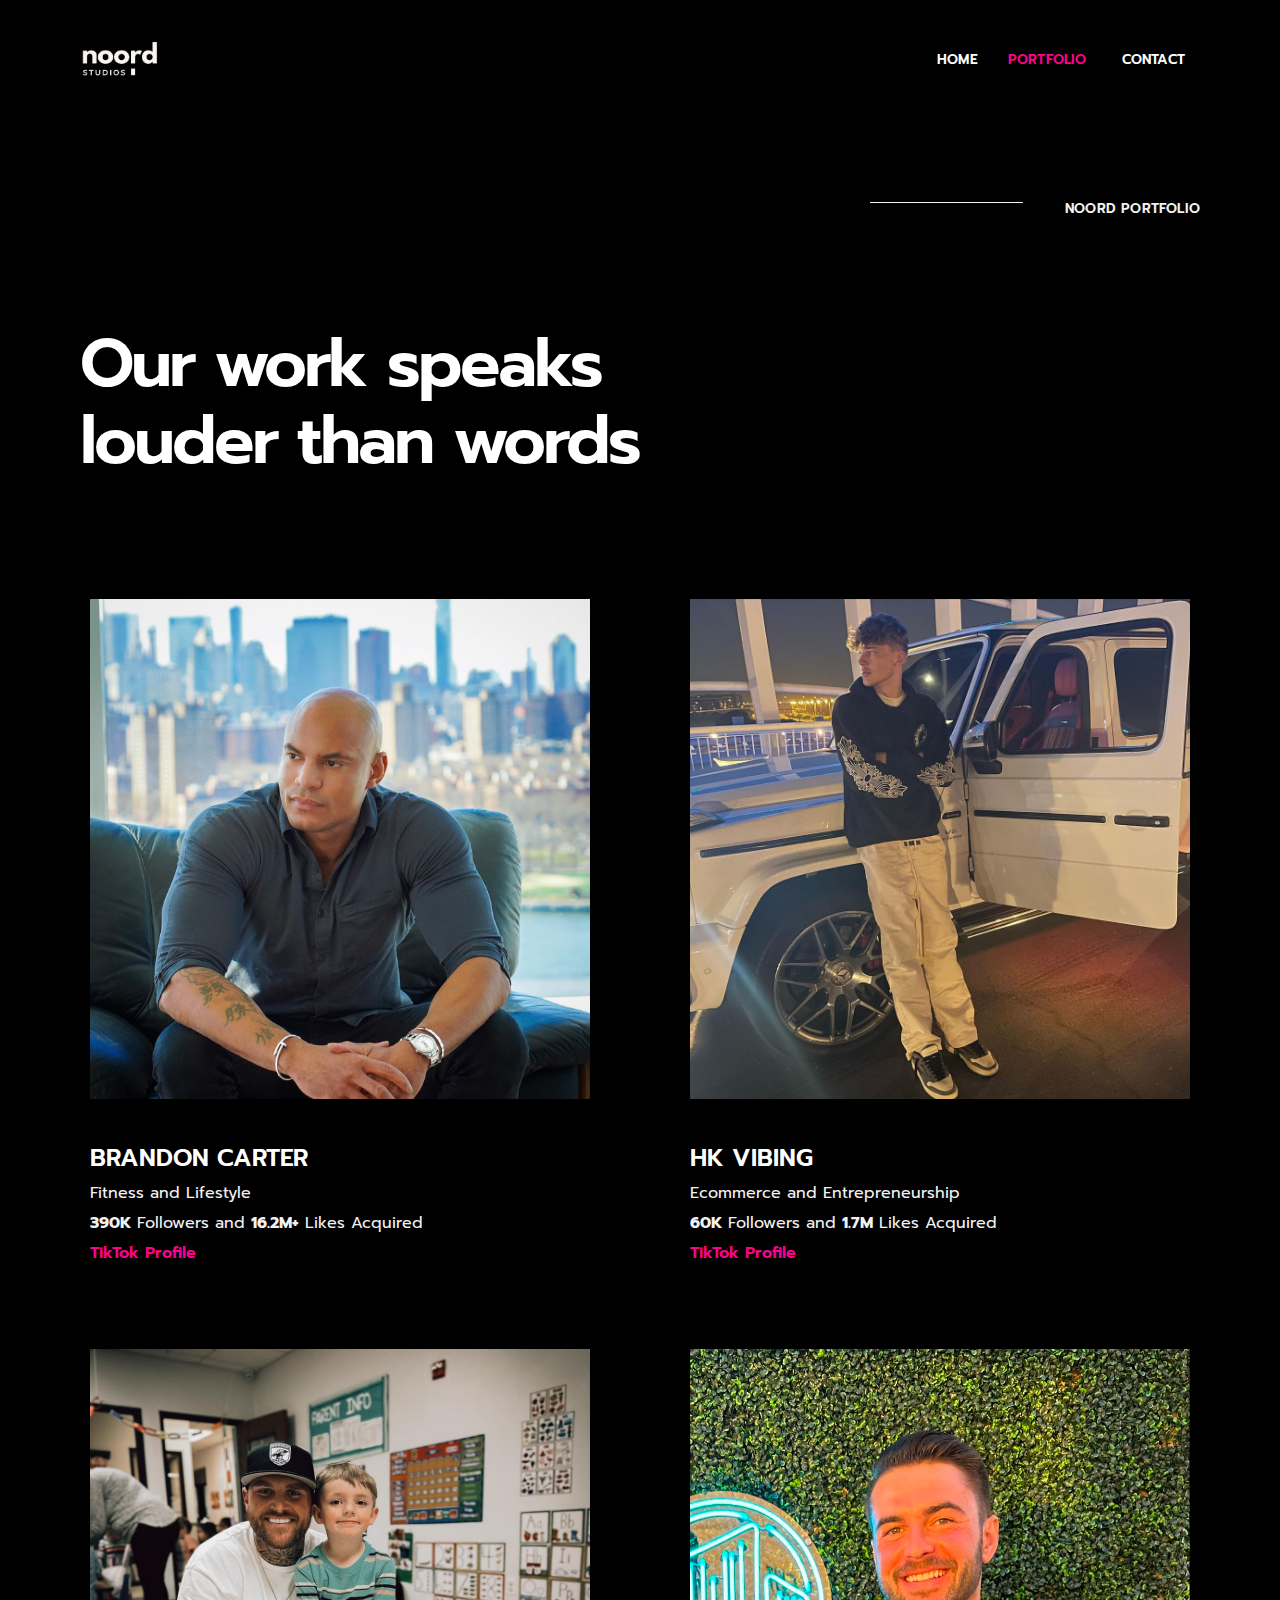
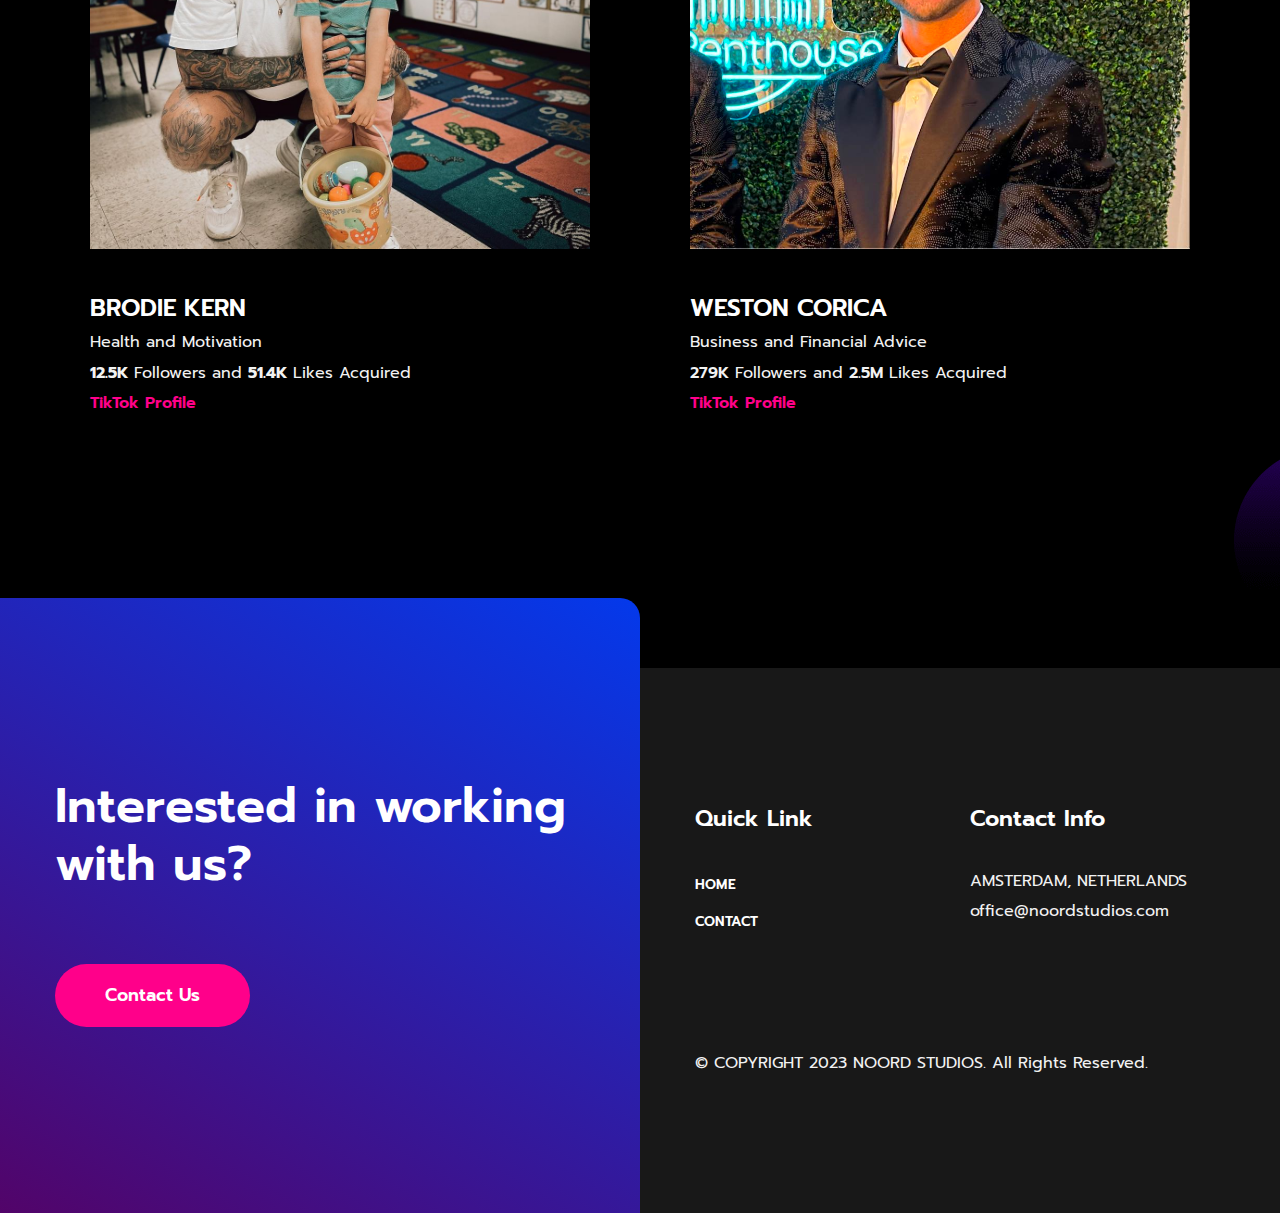
<file: portfolio/portfolio.html>
<!doctype html>
<html lang="en-US">
<head>
	<meta charset="UTF-8">
	<meta name="viewport" content="width=device-width, initial-scale=1">
	<link rel="profile" href="https://gmpg.org/xfn/11">
	<title>Noord Studios - Portfolio</title>
<meta name="robots" content="max-image-preview:large">
<link rel="dns-prefetch" href="//s.w.org">
<link rel="alternate" type="application/rss+xml" title="Grasp &raquo; Feed" href="https://kit.pixel-show.com/grasp/feed/">
<link rel="alternate" type="application/rss+xml" title="Grasp &raquo; Comments Feed" href="https://kit.pixel-show.com/grasp/comments/feed/">
<script>
window._wpemojiSettings = {"baseUrl":"https:\/\/s.w.org\/images\/core\/emoji\/13.1.0\/72x72\/","ext":".png","svgUrl":"https:\/\/s.w.org\/images\/core\/emoji\/13.1.0\/svg\/","svgExt":".svg","source":{"concatemoji":"https:\/\/kit.pixel-show.com\/grasp\/wp-includes\/js\/wp-emoji-release.min.js?ver=5.9.7"}};
/*! This file is auto-generated */
!function(e,a,t){var n,r,o,i=a.createElement("canvas"),p=i.getContext&&i.getContext("2d");function s(e,t){var a=String.fromCharCode;p.clearRect(0,0,i.width,i.height),p.fillText(a.apply(this,e),0,0);e=i.toDataURL();return p.clearRect(0,0,i.width,i.height),p.fillText(a.apply(this,t),0,0),e===i.toDataURL()}function c(e){var t=a.createElement("script");t.src=e,t.defer=t.type="text/javascript",a.getElementsByTagName("head")[0].appendChild(t)}for(o=Array("flag","emoji"),t.supports={everything:!0,everythingExceptFlag:!0},r=0;r<o.length;r++)t.supports[o[r]]=function(e){if(!p||!p.fillText)return!1;switch(p.textBaseline="top",p.font="600 32px Arial",e){case"flag":return s([127987,65039,8205,9895,65039],[127987,65039,8203,9895,65039])?!1:!s([55356,56826,55356,56819],[55356,56826,8203,55356,56819])&&!s([55356,57332,56128,56423,56128,56418,56128,56421,56128,56430,56128,56423,56128,56447],[55356,57332,8203,56128,56423,8203,56128,56418,8203,56128,56421,8203,56128,56430,8203,56128,56423,8203,56128,56447]);case"emoji":return!s([10084,65039,8205,55357,56613],[10084,65039,8203,55357,56613])}return!1}(o[r]),t.supports.everything=t.supports.everything&&t.supports[o[r]],"flag"!==o[r]&&(t.supports.everythingExceptFlag=t.supports.everythingExceptFlag&&t.supports[o[r]]);t.supports.everythingExceptFlag=t.supports.everythingExceptFlag&&!t.supports.flag,t.DOMReady=!1,t.readyCallback=function(){t.DOMReady=!0},t.supports.everything||(n=function(){t.readyCallback()},a.addEventListener?(a.addEventListener("DOMContentLoaded",n,!1),e.addEventListener("load",n,!1)):(e.attachEvent("onload",n),a.attachEvent("onreadystatechange",function(){"complete"===a.readyState&&t.readyCallback()})),(n=t.source||{}).concatemoji?c(n.concatemoji):n.wpemoji&&n.twemoji&&(c(n.twemoji),c(n.wpemoji)))}(window,document,window._wpemojiSettings);
</script>
<style>
	a, #tup_text {
	  text-decoration: none;
	  color: inherit;
	  font-weight: inherit;
	}
  </style>
  
<style>
img.wp-smiley,
img.emoji {
	display: inline !important;
	border: none !important;
	box-shadow: none !important;
	height: 1em !important;
	width: 1em !important;
	margin: 0 0.07em !important;
	vertical-align: -0.1em !important;
	background: none !important;
	padding: 0 !important;
}
</style>
	<link rel="stylesheet" id="wp-block-library-css" href="css/style.min_1.css" media="all">
<style id="global-styles-inline-css">
body{--wp--preset--color--black: #000000;--wp--preset--color--cyan-bluish-gray: #abb8c3;--wp--preset--color--white: #ffffff;--wp--preset--color--pale-pink: #f78da7;--wp--preset--color--vivid-red: #cf2e2e;--wp--preset--color--luminous-vivid-orange: #ff6900;--wp--preset--color--luminous-vivid-amber: #fcb900;--wp--preset--color--light-green-cyan: #7bdcb5;--wp--preset--color--vivid-green-cyan: #00d084;--wp--preset--color--pale-cyan-blue: #8ed1fc;--wp--preset--color--vivid-cyan-blue: #0693e3;--wp--preset--color--vivid-purple: #9b51e0;--wp--preset--gradient--vivid-cyan-blue-to-vivid-purple: linear-gradient(135deg,rgba(6,147,227,1) 0%,rgb(155,81,224) 100%);--wp--preset--gradient--light-green-cyan-to-vivid-green-cyan: linear-gradient(135deg,rgb(122,220,180) 0%,rgb(0,208,130) 100%);--wp--preset--gradient--luminous-vivid-amber-to-luminous-vivid-orange: linear-gradient(135deg,rgba(252,185,0,1) 0%,rgba(255,105,0,1) 100%);--wp--preset--gradient--luminous-vivid-orange-to-vivid-red: linear-gradient(135deg,rgba(255,105,0,1) 0%,rgb(207,46,46) 100%);--wp--preset--gradient--very-light-gray-to-cyan-bluish-gray: linear-gradient(135deg,rgb(238,238,238) 0%,rgb(169,184,195) 100%);--wp--preset--gradient--cool-to-warm-spectrum: linear-gradient(135deg,rgb(74,234,220) 0%,rgb(151,120,209) 20%,rgb(207,42,186) 40%,rgb(238,44,130) 60%,rgb(251,105,98) 80%,rgb(254,248,76) 100%);--wp--preset--gradient--blush-light-purple: linear-gradient(135deg,rgb(255,206,236) 0%,rgb(152,150,240) 100%);--wp--preset--gradient--blush-bordeaux: linear-gradient(135deg,rgb(254,205,165) 0%,rgb(254,45,45) 50%,rgb(107,0,62) 100%);--wp--preset--gradient--luminous-dusk: linear-gradient(135deg,rgb(255,203,112) 0%,rgb(199,81,192) 50%,rgb(65,88,208) 100%);--wp--preset--gradient--pale-ocean: linear-gradient(135deg,rgb(255,245,203) 0%,rgb(182,227,212) 50%,rgb(51,167,181) 100%);--wp--preset--gradient--electric-grass: linear-gradient(135deg,rgb(202,248,128) 0%,rgb(113,206,126) 100%);--wp--preset--gradient--midnight: linear-gradient(135deg,rgb(2,3,129) 0%,rgb(40,116,252) 100%);--wp--preset--duotone--dark-grayscale: url('portfolio.html#wp-duotone-dark-grayscale');--wp--preset--duotone--grayscale: url('portfolio.html#wp-duotone-grayscale');--wp--preset--duotone--purple-yellow: url('portfolio.html#wp-duotone-purple-yellow');--wp--preset--duotone--blue-red: url('portfolio.html#wp-duotone-blue-red');--wp--preset--duotone--midnight: url('portfolio.html#wp-duotone-midnight');--wp--preset--duotone--magenta-yellow: url('portfolio.html#wp-duotone-magenta-yellow');--wp--preset--duotone--purple-green: url('portfolio.html#wp-duotone-purple-green');--wp--preset--duotone--blue-orange: url('portfolio.html#wp-duotone-blue-orange');--wp--preset--font-size--small: 13px;--wp--preset--font-size--medium: 20px;--wp--preset--font-size--large: 36px;--wp--preset--font-size--x-large: 42px;}.has-black-color{color: var(--wp--preset--color--black) !important;}.has-cyan-bluish-gray-color{color: var(--wp--preset--color--cyan-bluish-gray) !important;}.has-white-color{color: var(--wp--preset--color--white) !important;}.has-pale-pink-color{color: var(--wp--preset--color--pale-pink) !important;}.has-vivid-red-color{color: var(--wp--preset--color--vivid-red) !important;}.has-luminous-vivid-orange-color{color: var(--wp--preset--color--luminous-vivid-orange) !important;}.has-luminous-vivid-amber-color{color: var(--wp--preset--color--luminous-vivid-amber) !important;}.has-light-green-cyan-color{color: var(--wp--preset--color--light-green-cyan) !important;}.has-vivid-green-cyan-color{color: var(--wp--preset--color--vivid-green-cyan) !important;}.has-pale-cyan-blue-color{color: var(--wp--preset--color--pale-cyan-blue) !important;}.has-vivid-cyan-blue-color{color: var(--wp--preset--color--vivid-cyan-blue) !important;}.has-vivid-purple-color{color: var(--wp--preset--color--vivid-purple) !important;}.has-black-background-color{background-color: var(--wp--preset--color--black) !important;}.has-cyan-bluish-gray-background-color{background-color: var(--wp--preset--color--cyan-bluish-gray) !important;}.has-white-background-color{background-color: var(--wp--preset--color--white) !important;}.has-pale-pink-background-color{background-color: var(--wp--preset--color--pale-pink) !important;}.has-vivid-red-background-color{background-color: var(--wp--preset--color--vivid-red) !important;}.has-luminous-vivid-orange-background-color{background-color: var(--wp--preset--color--luminous-vivid-orange) !important;}.has-luminous-vivid-amber-background-color{background-color: var(--wp--preset--color--luminous-vivid-amber) !important;}.has-light-green-cyan-background-color{background-color: var(--wp--preset--color--light-green-cyan) !important;}.has-vivid-green-cyan-background-color{background-color: var(--wp--preset--color--vivid-green-cyan) !important;}.has-pale-cyan-blue-background-color{background-color: var(--wp--preset--color--pale-cyan-blue) !important;}.has-vivid-cyan-blue-background-color{background-color: var(--wp--preset--color--vivid-cyan-blue) !important;}.has-vivid-purple-background-color{background-color: var(--wp--preset--color--vivid-purple) !important;}.has-black-border-color{border-color: var(--wp--preset--color--black) !important;}.has-cyan-bluish-gray-border-color{border-color: var(--wp--preset--color--cyan-bluish-gray) !important;}.has-white-border-color{border-color: var(--wp--preset--color--white) !important;}.has-pale-pink-border-color{border-color: var(--wp--preset--color--pale-pink) !important;}.has-vivid-red-border-color{border-color: var(--wp--preset--color--vivid-red) !important;}.has-luminous-vivid-orange-border-color{border-color: var(--wp--preset--color--luminous-vivid-orange) !important;}.has-luminous-vivid-amber-border-color{border-color: var(--wp--preset--color--luminous-vivid-amber) !important;}.has-light-green-cyan-border-color{border-color: var(--wp--preset--color--light-green-cyan) !important;}.has-vivid-green-cyan-border-color{border-color: var(--wp--preset--color--vivid-green-cyan) !important;}.has-pale-cyan-blue-border-color{border-color: var(--wp--preset--color--pale-cyan-blue) !important;}.has-vivid-cyan-blue-border-color{border-color: var(--wp--preset--color--vivid-cyan-blue) !important;}.has-vivid-purple-border-color{border-color: var(--wp--preset--color--vivid-purple) !important;}.has-vivid-cyan-blue-to-vivid-purple-gradient-background{background: var(--wp--preset--gradient--vivid-cyan-blue-to-vivid-purple) !important;}.has-light-green-cyan-to-vivid-green-cyan-gradient-background{background: var(--wp--preset--gradient--light-green-cyan-to-vivid-green-cyan) !important;}.has-luminous-vivid-amber-to-luminous-vivid-orange-gradient-background{background: var(--wp--preset--gradient--luminous-vivid-amber-to-luminous-vivid-orange) !important;}.has-luminous-vivid-orange-to-vivid-red-gradient-background{background: var(--wp--preset--gradient--luminous-vivid-orange-to-vivid-red) !important;}.has-very-light-gray-to-cyan-bluish-gray-gradient-background{background: var(--wp--preset--gradient--very-light-gray-to-cyan-bluish-gray) !important;}.has-cool-to-warm-spectrum-gradient-background{background: var(--wp--preset--gradient--cool-to-warm-spectrum) !important;}.has-blush-light-purple-gradient-background{background: var(--wp--preset--gradient--blush-light-purple) !important;}.has-blush-bordeaux-gradient-background{background: var(--wp--preset--gradient--blush-bordeaux) !important;}.has-luminous-dusk-gradient-background{background: var(--wp--preset--gradient--luminous-dusk) !important;}.has-pale-ocean-gradient-background{background: var(--wp--preset--gradient--pale-ocean) !important;}.has-electric-grass-gradient-background{background: var(--wp--preset--gradient--electric-grass) !important;}.has-midnight-gradient-background{background: var(--wp--preset--gradient--midnight) !important;}.has-small-font-size{font-size: var(--wp--preset--font-size--small) !important;}.has-medium-font-size{font-size: var(--wp--preset--font-size--medium) !important;}.has-large-font-size{font-size: var(--wp--preset--font-size--large) !important;}.has-x-large-font-size{font-size: var(--wp--preset--font-size--x-large) !important;}
</style>
<link rel="stylesheet" id="template-kit-export-css" href="css/template-kit-export-public.min.css" media="all">
<link rel="stylesheet" id="hello-elementor-css" href="css/style.min.css" media="all">
<link rel="stylesheet" id="hello-elementor-theme-style-css" href="css/theme.min.css" media="all">
<link rel="stylesheet" id="elementor-icons-css" href="css/elementor-icons.min.css" media="all">
<link rel="stylesheet" id="elementor-frontend-legacy-css" href="css/frontend-legacy.min.css" media="all">
<link rel="stylesheet" id="elementor-frontend-css" href="css/frontend.min.css" media="all">
<link rel="stylesheet" id="swiper-css" href="css/swiper.min.css" media="all">
<link rel="stylesheet" id="elementor-post-4-css" href="css/post-4.css" media="all">
<link rel="stylesheet" id="elementor-pro-css" href="css/frontend.min_1.css" media="all">
<link rel="stylesheet" id="elementor-post-8-css" href="css/post-8.css" media="all">
<link rel="stylesheet" id="fluentform-elementor-widget-css" href="css/fluent-forms-elementor-widget.css" media="all">
<link rel="stylesheet" id="elementor-post-217-css" href="css/post-217.css" media="all">
<link rel="stylesheet" id="elementor-post-220-css" href="css/post-220.css" media="all">
<link rel="stylesheet" id="elementor-icons-ekiticons-css" href="css/ekiticons.css" media="all">
<link rel="stylesheet" id="ekit-widget-styles-css" href="css/widget-styles.css" media="all">
<link rel="stylesheet" id="ekit-responsive-css" href="css/responsive.css" media="all">
<link rel="stylesheet" id="eael-general-css" href="css/general.min.css" media="all">
<link rel="stylesheet" id="google-fonts-1-css" href="https://fonts.googleapis.com/css?family=Prompt%3A100%2C100italic%2C200%2C200italic%2C300%2C300italic%2C400%2C400italic%2C500%2C500italic%2C600%2C600italic%2C700%2C700italic%2C800%2C800italic%2C900%2C900italic&amp;display=auto&amp;ver=5.9.7" media="all">
<link rel="stylesheet" id="elementor-icons-shared-0-css" href="css/fontawesome.min.css" media="all">
<link rel="stylesheet" id="elementor-icons-fa-solid-css" href="css/solid.min.css" media="all">
<link rel="stylesheet" id="elementor-icons-fa-brands-css" href="css/brands.min.css" media="all">
<link rel="preconnect" href="https://fonts.gstatic.com/" crossorigin><script src="js/jquery.min.js" id="jquery-core-js"></script>
<script src="js/jquery-migrate.min.js" id="jquery-migrate-js"></script>
<script src="js/template-kit-export-public.min.js" id="template-kit-export-js"></script>
<link rel="https://api.w.org/" href="https://kit.pixel-show.com/grasp/wp-json/"><link rel="EditURI" type="application/rsd+xml" title="RSD" href="https://kit.pixel-show.com/grasp/xmlrpc.php?rsd">
<link rel="wlwmanifest" type="application/wlwmanifest+xml" href="https://kit.pixel-show.com/grasp/wp-includes/wlwmanifest.xml"> 
<meta name="generator" content="WordPress 5.9.7">
<link rel="canonical" href="https://kit.pixel-show.com/grasp/template-kit/portfolio/">
<link rel="shortlink" href="https://kit.pixel-show.com/grasp/?p=8">
<link rel="alternate" type="application/json+oembed" href="https://kit.pixel-show.com/grasp/wp-json/oembed/1.0/embed?url=https%3A%2F%2Fkit.pixel-show.com%2Fgrasp%2Ftemplate-kit%2Fportfolio%2F">
<link rel="alternate" type="text/xml+oembed" href="https://kit.pixel-show.com/grasp/wp-json/oembed/1.0/embed?url=https%3A%2F%2Fkit.pixel-show.com%2Fgrasp%2Ftemplate-kit%2Fportfolio%2F&#038;format=xml">
<link rel="icon" href="/portfolio/images/icon.ico" type="image/x-icon">
<meta name="generator" content="Elementor 3.13.4; features: a11y_improvements, additional_custom_breakpoints; settings: css_print_method-external, google_font-enabled, font_display-auto">
</head>
<body class="envato_tk_templates-template-default single single-envato_tk_templates postid-8 elementor-default elementor-kit-4 elementor-page elementor-page-8">

<svg xmlns="http://www.w3.org/2000/svg" viewBox="0 0 0 0" width="0" height="0" focusable="false" role="none" style="visibility: hidden; position: absolute; left: -9999px; overflow: hidden;"><defs><filter id="wp-duotone-dark-grayscale"><fecolormatrix color-interpolation-filters="sRGB" type="matrix" values=" .299 .587 .114 0 0 .299 .587 .114 0 0 .299 .587 .114 0 0 .299 .587 .114 0 0 "/><fecomponenttransfer color-interpolation-filters="sRGB"><fefuncr type="table" tableValues="0 0.49803921568627"/><fefuncg type="table" tableValues="0 0.49803921568627"/><fefuncb type="table" tableValues="0 0.49803921568627"/><fefunca type="table" tableValues="1 1"/></fecomponenttransfer><fecomposite in2="SourceGraphic" operator="in"/></filter></defs></svg><svg xmlns="http://www.w3.org/2000/svg" viewBox="0 0 0 0" width="0" height="0" focusable="false" role="none" style="visibility: hidden; position: absolute; left: -9999px; overflow: hidden;"><defs><filter id="wp-duotone-grayscale"><fecolormatrix color-interpolation-filters="sRGB" type="matrix" values=" .299 .587 .114 0 0 .299 .587 .114 0 0 .299 .587 .114 0 0 .299 .587 .114 0 0 "/><fecomponenttransfer color-interpolation-filters="sRGB"><fefuncr type="table" tableValues="0 1"/><fefuncg type="table" tableValues="0 1"/><fefuncb type="table" tableValues="0 1"/><fefunca type="table" tableValues="1 1"/></fecomponenttransfer><fecomposite in2="SourceGraphic" operator="in"/></filter></defs></svg><svg xmlns="http://www.w3.org/2000/svg" viewBox="0 0 0 0" width="0" height="0" focusable="false" role="none" style="visibility: hidden; position: absolute; left: -9999px; overflow: hidden;"><defs><filter id="wp-duotone-purple-yellow"><fecolormatrix color-interpolation-filters="sRGB" type="matrix" values=" .299 .587 .114 0 0 .299 .587 .114 0 0 .299 .587 .114 0 0 .299 .587 .114 0 0 "/><fecomponenttransfer color-interpolation-filters="sRGB"><fefuncr type="table" tableValues="0.54901960784314 0.98823529411765"/><fefuncg type="table" tableValues="0 1"/><fefuncb type="table" tableValues="0.71764705882353 0.25490196078431"/><fefunca type="table" tableValues="1 1"/></fecomponenttransfer><fecomposite in2="SourceGraphic" operator="in"/></filter></defs></svg><svg xmlns="http://www.w3.org/2000/svg" viewBox="0 0 0 0" width="0" height="0" focusable="false" role="none" style="visibility: hidden; position: absolute; left: -9999px; overflow: hidden;"><defs><filter id="wp-duotone-blue-red"><fecolormatrix color-interpolation-filters="sRGB" type="matrix" values=" .299 .587 .114 0 0 .299 .587 .114 0 0 .299 .587 .114 0 0 .299 .587 .114 0 0 "/><fecomponenttransfer color-interpolation-filters="sRGB"><fefuncr type="table" tableValues="0 1"/><fefuncg type="table" tableValues="0 0.27843137254902"/><fefuncb type="table" tableValues="0.5921568627451 0.27843137254902"/><fefunca type="table" tableValues="1 1"/></fecomponenttransfer><fecomposite in2="SourceGraphic" operator="in"/></filter></defs></svg><svg xmlns="http://www.w3.org/2000/svg" viewBox="0 0 0 0" width="0" height="0" focusable="false" role="none" style="visibility: hidden; position: absolute; left: -9999px; overflow: hidden;"><defs><filter id="wp-duotone-midnight"><fecolormatrix color-interpolation-filters="sRGB" type="matrix" values=" .299 .587 .114 0 0 .299 .587 .114 0 0 .299 .587 .114 0 0 .299 .587 .114 0 0 "/><fecomponenttransfer color-interpolation-filters="sRGB"><fefuncr type="table" tableValues="0 0"/><fefuncg type="table" tableValues="0 0.64705882352941"/><fefuncb type="table" tableValues="0 1"/><fefunca type="table" tableValues="1 1"/></fecomponenttransfer><fecomposite in2="SourceGraphic" operator="in"/></filter></defs></svg><svg xmlns="http://www.w3.org/2000/svg" viewBox="0 0 0 0" width="0" height="0" focusable="false" role="none" style="visibility: hidden; position: absolute; left: -9999px; overflow: hidden;"><defs><filter id="wp-duotone-magenta-yellow"><fecolormatrix color-interpolation-filters="sRGB" type="matrix" values=" .299 .587 .114 0 0 .299 .587 .114 0 0 .299 .587 .114 0 0 .299 .587 .114 0 0 "/><fecomponenttransfer color-interpolation-filters="sRGB"><fefuncr type="table" tableValues="0.78039215686275 1"/><fefuncg type="table" tableValues="0 0.94901960784314"/><fefuncb type="table" tableValues="0.35294117647059 0.47058823529412"/><fefunca type="table" tableValues="1 1"/></fecomponenttransfer><fecomposite in2="SourceGraphic" operator="in"/></filter></defs></svg><svg xmlns="http://www.w3.org/2000/svg" viewBox="0 0 0 0" width="0" height="0" focusable="false" role="none" style="visibility: hidden; position: absolute; left: -9999px; overflow: hidden;"><defs><filter id="wp-duotone-purple-green"><fecolormatrix color-interpolation-filters="sRGB" type="matrix" values=" .299 .587 .114 0 0 .299 .587 .114 0 0 .299 .587 .114 0 0 .299 .587 .114 0 0 "/><fecomponenttransfer color-interpolation-filters="sRGB"><fefuncr type="table" tableValues="0.65098039215686 0.40392156862745"/><fefuncg type="table" tableValues="0 1"/><fefuncb type="table" tableValues="0.44705882352941 0.4"/><fefunca type="table" tableValues="1 1"/></fecomponenttransfer><fecomposite in2="SourceGraphic" operator="in"/></filter></defs></svg><svg xmlns="http://www.w3.org/2000/svg" viewBox="0 0 0 0" width="0" height="0" focusable="false" role="none" style="visibility: hidden; position: absolute; left: -9999px; overflow: hidden;"><defs><filter id="wp-duotone-blue-orange"><fecolormatrix color-interpolation-filters="sRGB" type="matrix" values=" .299 .587 .114 0 0 .299 .587 .114 0 0 .299 .587 .114 0 0 .299 .587 .114 0 0 "/><fecomponenttransfer color-interpolation-filters="sRGB"><fefuncr type="table" tableValues="0.098039215686275 1"/><fefuncg type="table" tableValues="0 0.66274509803922"/><fefuncb type="table" tableValues="0.84705882352941 0.41960784313725"/><fefunca type="table" tableValues="1 1"/></fecomponenttransfer><fecomposite in2="SourceGraphic" operator="in"/></filter></defs></svg>
<a class="skip-link screen-reader-text" href="#content">Skip to content</a>

		<div data-elementor-type="header" data-elementor-id="217" class="elementor elementor-217 elementor-location-header">
		<div class="elementor-section-wrap">
					<section class="elementor-section elementor-top-section elementor-element elementor-element-d6a8c78 elementor-section-content-middle elementor-section-boxed elementor-section-height-default elementor-section-height-default" data-id="d6a8c78" data-element_type="section">
						<div class="elementor-container elementor-column-gap-default">
							<div class="elementor-row">
					<div class="elementor-column elementor-col-33 elementor-top-column elementor-element elementor-element-c4f798e" data-id="c4f798e" data-element_type="column">
			<div class="elementor-column-wrap elementor-element-populated">
							<div class="elementor-widget-wrap">
						<div class="elementor-element elementor-element-4d0c9eb elementor-widget elementor-widget-image" data-id="4d0c9eb" data-element_type="widget" data-widget_type="image.default">
				<div class="elementor-widget-container">
								<div class="elementor-image">
												<img src="/kit.pixel-show.com/grasp/wp-content/uploads/sites/2/2021/02/rsz_1rsz_1logo.png" title="Grasp-_logo" alt="Grasp-_logo" loading="lazy">														</div>
						</div>
				</div>
						</div>
					</div>
		</div>
				<div class="elementor-column elementor-col-66 elementor-top-column elementor-element elementor-element-d89d04a" data-id="d89d04a" data-element_type="column">
			<div class="elementor-column-wrap elementor-element-populated">
							<div class="elementor-widget-wrap">
						<div class="elementor-element elementor-element-96c5060 elementor-widget elementor-widget-ekit-nav-menu" data-id="96c5060" data-element_type="widget" data-widget_type="ekit-nav-menu.default">
				<div class="elementor-widget-container">
			<div class="ekit-wid-con ekit_menu_responsive_tablet" data-hamburger-icon data-hamburger-icon-type="icon" data-responsive-breakpoint="1024">           
                            </button>
            <div id="ekit-megamenu-primary" class="elementskit-menu-container elementskit-menu-offcanvas-elements elementskit-navbar-nav-default elementskit_line_arrow ekit-nav-menu-one-page-no ekit-nav-dropdown-hover"><ul id="menu-primary" class="elementskit-navbar-nav elementskit-menu-po-right submenu-click-on-icon"><li id="menu-item-60" class="menu-item menu-item-type-custom menu-item-object-custom menu-item-60 nav-item elementskit-mobile-builder-content" data-vertical-menu="750px"><a href="/kit.pixel-show.com/grasp/template-kit/home/index.html" class="ekit-menu-nav-link">Home</a></li>
<li id="menu-item-63" class="menu-item menu-item-type-custom menu-item-object-custom current-menu-item menu-item-has-children menu-item-63 nav-item elementskit-dropdown-has relative_position elementskit-dropdown-menu-default_width elementskit-mobile-builder-content active" data-vertical-menu="750px"><a href="/portfolio/portfolio.html" class="ekit-menu-nav-link ekit-menu-dropdown-toggle active">Portfolio<i class=""></i></a>
</li>
<ul class="elementskit-dropdown elementskit-submenu-panel">
	<li id="menu-item-370" class="menu-item menu-item-type-custom menu-item-object-custom menu-item-370 nav-item elementskit-mobile-builder-content" data-vertical-menu="750px"><a href="https://kit.pixel-show.com/grasp/?elementor_library=post-single" class=" dropdown-item">Post</a></li></ul>
</li>
<li id="menu-item-62" class="menu-item menu-item-type-custom menu-item-object-custom menu-item-62 nav-item elementskit-mobile-builder-content" data-vertical-menu="750px"><a href="/contact/contact.html" class="ekit-menu-nav-link">Contact</a></li>
</ul><div class="elementskit-nav-identity-panel">
				<div class="elementskit-site-title">
					<a class="elementskit-nav-logo" href="https://kit.pixel-show.com/grasp" target="_self" rel>
						<img width="200" height="101" src="images/Grasp-_logo.png" class="attachment-full size-full" alt loading="lazy">
					</a> 
				</div><button class="elementskit-menu-close elementskit-menu-toggler" type="button">X</button></div></div><div class="elementskit-menu-overlay elementskit-menu-offcanvas-elements elementskit-menu-toggler ekit-nav-menu--overlay"></div></div>		</div>
				</div>
						</div>
					</div>
		</div>
								</div>
					</div>
		</section>
				</div>
		</div>
		
<main id="content" class="site-main post-8 envato_tk_templates type-envato_tk_templates status-publish has-post-thumbnail hentry">
		<div class="page-content">
				<div data-elementor-type="wp-post" data-elementor-id="8" class="elementor elementor-8">
						<div class="elementor-inner">
				<div class="elementor-section-wrap">
									<section class="elementor-section elementor-top-section elementor-element elementor-element-82f6840 elementor-section-content-middle elementor-section-boxed elementor-section-height-default elementor-section-height-default" data-id="82f6840" data-element_type="section">
						<div class="elementor-container elementor-column-gap-default">
							<div class="elementor-row">
					<div class="elementor-column elementor-col-50 elementor-top-column elementor-element elementor-element-2e80e19" data-id="2e80e19" data-element_type="column">
			<div class="elementor-column-wrap">
							<div class="elementor-widget-wrap">
								</div>
					</div>
		</div>
				<div class="elementor-column elementor-col-50 elementor-top-column elementor-element elementor-element-adaf620" data-id="adaf620" data-element_type="column">
			<div class="elementor-column-wrap elementor-element-populated">
							<div class="elementor-widget-wrap">
						<div class="elementor-element elementor-element-1e9fd33 elementor-widget-divider--view-line_text elementor-widget-divider--element-align-right elementor-widget elementor-widget-divider" data-id="1e9fd33" data-element_type="widget" data-widget_type="divider.default">
				<div class="elementor-widget-container">
					<div class="elementor-divider">
			<span class="elementor-divider-separator">
							<span class="elementor-divider__text elementor-divider__element">
				<br>Noord Portfolio				</span>
						</span>
		</div>
				</div>
				</div>
						</div>
					</div>
		</div>
								</div>
					</div>
		</section>
				<section class="elementor-section elementor-top-section elementor-element elementor-element-072d22e elementor-section-boxed elementor-section-height-default elementor-section-height-default" data-id="072d22e" data-element_type="section">
						<div class="elementor-container elementor-column-gap-default">
							<div class="elementor-row">
					<div class="elementor-column elementor-col-50 elementor-top-column elementor-element elementor-element-4e44fa4" data-id="4e44fa4" data-element_type="column">
			<div class="elementor-column-wrap elementor-element-populated">
							<div class="elementor-widget-wrap">
						<div class="elementor-element elementor-element-e996874 elementor-widget elementor-widget-heading" data-id="e996874" data-element_type="widget" data-widget_type="heading.default">
				<div class="elementor-widget-container">
			<h1 class="elementor-heading-title elementor-size-default">Our work speaks louder than words</h1>		</div>
				</div>
						</div>
					</div>
		</div>
				<div class="elementor-column elementor-col-50 elementor-top-column elementor-element elementor-element-53c6e5e" data-id="53c6e5e" data-element_type="column">
			<div class="elementor-column-wrap">
							<div class="elementor-widget-wrap">
								</div>
					</div>
		</div>
								</div>
					</div>
		</section>
				<section class="elementor-section elementor-top-section elementor-element elementor-element-fcc3603 elementor-section-stretched elementor-section-boxed elementor-section-height-default elementor-section-height-default" data-id="fcc3603" data-element_type="section" data-settings="{&quot;stretch_section&quot;:&quot;section-stretched&quot;}">
						<div class="elementor-container elementor-column-gap-default">
							<div class="elementor-row">
					<div class="elementor-column elementor-col-50 elementor-top-column elementor-element elementor-element-4f47b00" data-id="4f47b00" data-element_type="column">
			<div class="elementor-column-wrap elementor-element-populated">
							<div class="elementor-widget-wrap">
						<section class="elementor-section elementor-inner-section elementor-element elementor-element-6df747b elementor-section-boxed elementor-section-height-default elementor-section-height-default" data-id="6df747b" data-element_type="section">
						<div class="elementor-container elementor-column-gap-default">
							<div class="elementor-row">
					<div class="elementor-column elementor-col-100 elementor-inner-column elementor-element elementor-element-2ab53e1" data-id="2ab53e1" data-element_type="column">
			<div class="elementor-column-wrap elementor-element-populated">
							<div class="elementor-widget-wrap">
						<div class="elementor-element elementor-element-11e2aaa elementor-widget elementor-widget-image" data-id="11e2aaa" data-element_type="widget" data-widget_type="image.default">
				<div class="elementor-widget-container">
								<div class="elementor-image">
													<a href="#">
							<img width="706" height="1024" src="/portfolio/images/brandon_portfolio.jpg" class="attachment-large size-large wp-image-358" alt loading="lazy" srcset="" sizes="(max-width: 706px) 100vw, 706px">								</a>
														</div>
						</div>
				</div>
				<div class="elementor-element elementor-element-608230b elementor-widget elementor-widget-heading" data-id="608230b" data-element_type="widget" data-widget_type="heading.default">
				<div class="elementor-widget-container">
			<h3 class="elementor-heading-title elementor-size-default"><a href="#">Brandon Carter</a></h3>		</div>
				</div>
				<div class="elementor-element elementor-element-f787010 elementor-widget elementor-widget-text-editor" data-id="f787010" data-element_type="widget" data-widget_type="text-editor.default">
				<div class="elementor-widget-container">
								<div class="elementor-text-editor elementor-clearfix">
				Fitness and Lifestyle <br> <b>390K</b> Followers and <b>16.2M+</b> Likes Acquired	<br>
			    <a href="https://www.tiktok.com/@bigbrandoncarter" target="_blank">TikTok Profile</a>
			</div>
						</div>
				</div>
						</div>
					</div>
		</div>
								</div>
					</div>
		</section>
				<section class="elementor-section elementor-inner-section elementor-element elementor-element-2f5f817 elementor-section-boxed elementor-section-height-default elementor-section-height-default" data-id="2f5f817" data-element_type="section">
						<div class="elementor-container elementor-column-gap-default">
							<div class="elementor-row">
					<div class="elementor-column elementor-col-100 elementor-inner-column elementor-element elementor-element-fcb9024" data-id="fcb9024" data-element_type="column">
			<div class="elementor-column-wrap elementor-element-populated">
							<div class="elementor-widget-wrap">
						<div class="elementor-element elementor-element-9b14a29 elementor-widget elementor-widget-image" data-id="9b14a29" data-element_type="widget" data-widget_type="image.default">
				<div class="elementor-widget-container">
								<div class="elementor-image">
													<a href="#">
							<img width="800" height="530" src="/portfolio/images/brodie.jpg" class="attachment-large size-large wp-image-352" alt loading="lazy" srcset="" sizes="(max-width: 800px) 100vw, 800px">								</a>
														</div>
						</div>
				</div>
				<div class="elementor-element elementor-element-e4b0ab0 elementor-widget elementor-widget-heading" data-id="e4b0ab0" data-element_type="widget" data-widget_type="heading.default">
				<div class="elementor-widget-container">
			<h3 class="elementor-heading-title elementor-size-default"><a href="#">Brodie Kern</a></h3>		</div>
				</div>
				<div class="elementor-element elementor-element-49e1cc6 elementor-widget elementor-widget-text-editor" data-id="49e1cc6" data-element_type="widget" data-widget_type="text-editor.default">
				<div class="elementor-widget-container">
								<div class="elementor-text-editor elementor-clearfix">
				Health and Motivation <br> <b>12.5K</b> Followers and <b>51.4K</b> Likes Acquired<br> <a href="https://www.tiktok.com/@brodiekern" target="_blank">TikTok Profile</a>				</div>
						</div>
				</div>
						</div>
					</div>
		</div>
								</div>
					</div>
		</section>
						</div>
					</div>
		</div>
				<div class="elementor-column elementor-col-50 elementor-top-column elementor-element elementor-element-962b3e7" data-id="962b3e7" data-element_type="column">
			<div class="elementor-column-wrap elementor-element-populated">
							<div class="elementor-widget-wrap">
						<section class="elementor-section elementor-inner-section elementor-element elementor-element-a6aa7ed elementor-section-boxed elementor-section-height-default elementor-section-height-default" data-id="a6aa7ed" data-element_type="section">
						<div class="elementor-container elementor-column-gap-default">
							<div class="elementor-row">
					<div class="elementor-column elementor-col-100 elementor-inner-column elementor-element elementor-element-11ec59d" data-id="11ec59d" data-element_type="column">
			<div class="elementor-column-wrap elementor-element-populated">
							<div class="elementor-widget-wrap">
						<div class="elementor-element elementor-element-8de1627 elementor-widget elementor-widget-image" data-id="8de1627" data-element_type="widget" data-widget_type="image.default">
				<div class="elementor-widget-container">
								<div class="elementor-image">
													<a href="#">
							<img width="800" height="534" src="/portfolio/images/hkvibin.jpg" class="attachment-large size-large wp-image-336" alt loading="lazy" srcset="" sizes="(max-width: 800px) 100vw, 800px">								</a>
														</div>
						</div>
				</div>
				<div class="elementor-element elementor-element-6cc1c5e elementor-widget elementor-widget-heading" data-id="6cc1c5e" data-element_type="widget" data-widget_type="heading.default">
				<div class="elementor-widget-container">
			<h3 class="elementor-heading-title elementor-size-default"><a href="#">HK Vibing</a></h3>		</div>
				</div>
				<div class="elementor-element elementor-element-998786f elementor-widget elementor-widget-text-editor" data-id="998786f" data-element_type="widget" data-widget_type="text-editor.default">
				<div class="elementor-widget-container">
								<div class="elementor-text-editor elementor-clearfix">
				Ecommerce and Entrepreneurship <br> <b>60K</b> Followers and <b>1.7M</b> Likes Acquired <br>
				<a href="https://www.tiktok.com/@hkvibin" target="_blank">TikTok Profile</a>					</div>
						</div>
				</div>
						</div>
					</div>
		</div>
								</div>
					</div>
		</section>
		
				<section class="elementor-section elementor-inner-section elementor-element elementor-element-24958da elementor-section-boxed elementor-section-height-default elementor-section-height-default" data-id="24958da" data-element_type="section">
						<div class="elementor-container elementor-column-gap-default">
							<div class="elementor-row">
					<div class="elementor-column elementor-col-100 elementor-inner-column elementor-element elementor-element-3ef4f50" data-id="3ef4f50" data-element_type="column">
			<div class="elementor-column-wrap elementor-element-populated">
							<div class="elementor-widget-wrap">
						<div class="elementor-element elementor-element-9b83190 elementor-widget elementor-widget-image" data-id="9b83190" data-element_type="widget" data-widget_type="image.default">
				<div class="elementor-widget-container">
								<div class="elementor-image">
													<a href="#">
							<img width="768" height="1024" src="/portfolio/images/weston.png" class="attachment-large size-large wp-image-356" alt loading="lazy" srcset="" sizes="(max-width: 768px) 100vw, 768px">								</a>
														</div>
						</div>
				</div>
				<div class="elementor-element elementor-element-79d3b7b elementor-widget elementor-widget-heading" data-id="79d3b7b" data-element_type="widget" data-widget_type="heading.default">
				<div class="elementor-widget-container">
			<h3 class="elementor-heading-title elementor-size-default"><a href="">Weston Corica</h3>		</div>
				</div> 
				<div class="elementor-element elementor-element-11182fe elementor-widget elementor-widget-text-editor" data-id="11182fe" data-element_type="widget" data-widget_type="text-editor.default">
				<div class="elementor-widget-container"> 
								<div class="elementor-text-editor elementor-clearfix"> <a id="tup_text">Business and Financial Advice</a> <br> <a>279K</a> Followers <a id="tup_text">and</a> <a>2.5M</a> Likes Acquired
								</span> <br>
<a href="https://www.tiktok.com/@westoncorica" target="_blank">TikTok Profile</a>		</div>
						</div>
				</div>
						</div>
					</div>
		</div>
								</div>
					</div>
		</section>
						</div>
					</div>
		</div>
								</div>
					</div>
		</section>
									</div>
			</div>
					</div>
				<div class="post-tags">
					</div>
			</div>

	</main>

			<div data-elementor-type="footer" data-elementor-id="220" class="elementor elementor-220 elementor-location-footer">
		<div class="elementor-section-wrap">
					<section class="elementor-section elementor-top-section elementor-element elementor-element-c62d68f elementor-section-height-min-height elementor-section-stretched elementor-section-boxed elementor-section-height-default elementor-section-items-middle" data-id="c62d68f" data-element_type="section" data-settings="{&quot;stretch_section&quot;:&quot;section-stretched&quot;}">
						<div class="elementor-container elementor-column-gap-default">
							<div class="elementor-row">
					<div class="elementor-column elementor-col-100 elementor-top-column elementor-element elementor-element-f1c2381" data-id="f1c2381" data-element_type="column">
			<div class="elementor-column-wrap elementor-element-populated">
							<div class="elementor-widget-wrap">
						<div class="elementor-element elementor-element-f5bb9e7 elementor-absolute elementor-hidden-tablet elementor-hidden-phone elementor-widget elementor-widget-image" data-id="f5bb9e7" data-element_type="widget" data-settings="{&quot;_position&quot;:&quot;absolute&quot;,&quot;motion_fx_motion_fx_scrolling&quot;:&quot;yes&quot;,&quot;motion_fx_translateY_effect&quot;:&quot;yes&quot;,&quot;motion_fx_translateY_direction&quot;:&quot;negative&quot;,&quot;motion_fx_translateY_speed&quot;:{&quot;unit&quot;:&quot;px&quot;,&quot;size&quot;:2,&quot;sizes&quot;:[]},&quot;motion_fx_translateY_affectedRange&quot;:{&quot;unit&quot;:&quot;%&quot;,&quot;size&quot;:&quot;&quot;,&quot;sizes&quot;:{&quot;start&quot;:0,&quot;end&quot;:100}},&quot;motion_fx_devices&quot;:[&quot;desktop&quot;,&quot;tablet&quot;,&quot;mobile&quot;]}" data-widget_type="image.default">
				<div class="elementor-widget-container">
								<div class="elementor-image">
												<img width="188" height="189" src="images/figure-1.png" class="attachment-large size-large wp-image-152" alt loading="lazy" srcset="images/figure-1.png 188w, images/figure-1-150x150.png 150w" sizes="(max-width: 188px) 100vw, 188px">														</div>
						</div>
				</div>
						</div>
					</div>
		</div>
								</div>
					</div>
		</section>
				<section class="elementor-section elementor-top-section elementor-element elementor-element-2a5a2ef elementor-section-full_width elementor-section-stretched elementor-section-height-default elementor-section-height-default" data-id="2a5a2ef" data-element_type="section" data-settings="{&quot;stretch_section&quot;:&quot;section-stretched&quot;}">
						<div class="elementor-container elementor-column-gap-default">
							<div class="elementor-row">
					<div class="elementor-column elementor-col-50 elementor-top-column elementor-element elementor-element-739d141" data-id="739d141" data-element_type="column" data-settings="{&quot;background_background&quot;:&quot;gradient&quot;}">
			<div class="elementor-column-wrap elementor-element-populated">
							<div class="elementor-widget-wrap">
						<section class="elementor-section elementor-inner-section elementor-element elementor-element-d9a4c30 elementor-section-boxed elementor-section-height-default elementor-section-height-default" data-id="d9a4c30" data-element_type="section">
						<div class="elementor-container elementor-column-gap-default">
							<div class="elementor-row">
					<div class="elementor-column elementor-col-100 elementor-inner-column elementor-element elementor-element-389de12" data-id="389de12" data-element_type="column">
			<div class="elementor-column-wrap elementor-element-populated">
							<div class="elementor-widget-wrap">
						<div class="elementor-element elementor-element-4813b55 elementor-widget elementor-widget-heading" data-id="4813b55" data-element_type="widget" data-widget_type="heading.default">
				<div class="elementor-widget-container">
			<h2 class="elementor-heading-title elementor-size-default">Interested in working with us?
</h2>		</div>
				</div>
				<div class="elementor-element elementor-element-0807d6f elementor-widget elementor-widget-text-editor" data-id="0807d6f" data-element_type="widget" data-widget_type="text-editor.default">
				<div class="elementor-widget-container">
								<div class="elementor-text-editor elementor-clearfix">
				<p></p>					</div>
						</div>
				</div>
				<div class="elementor-element elementor-element-0d514e9 elementor-tablet-align-center elementor-widget elementor-widget-button" data-id="0d514e9" data-element_type="widget" data-widget_type="button.default">
				<div class="elementor-widget-container">
					<div class="elementor-button-wrapper">
			<a href="/contact/contact.html" class="elementor-button-link elementor-button elementor-size-sm" role="button">
						<span class="elementor-button-content-wrapper">
						<span class="elementor-button-text">Contact Us</span>
		</span>
					</a>
		</div>
				</div>
				</div>
						</div>
					</div>
		</div>
								</div>
					</div>
		</section>
						</div>
					</div>
		</div>
				<div class="elementor-column elementor-col-50 elementor-top-column elementor-element elementor-element-0c5db41" data-id="0c5db41" data-element_type="column" data-settings="{&quot;background_background&quot;:&quot;classic&quot;}">
			<div class="elementor-column-wrap elementor-element-populated">
							<div class="elementor-widget-wrap">
						<section class="elementor-section elementor-inner-section elementor-element elementor-element-082e6c1 elementor-section-boxed elementor-section-height-default elementor-section-height-default" data-id="082e6c1" data-element_type="section">
						<div class="elementor-container elementor-column-gap-default">
							<div class="elementor-row">
					<div class="elementor-column elementor-col-50 elementor-inner-column elementor-element elementor-element-c921219" data-id="c921219" data-element_type="column">
			<div class="elementor-column-wrap elementor-element-populated">
							<div class="elementor-widget-wrap">
						<div class="elementor-element elementor-element-3eaa6bf elementor-widget elementor-widget-heading" data-id="3eaa6bf" data-element_type="widget" data-widget_type="heading.default">
				<div class="elementor-widget-container">
			<h4 class="elementor-heading-title elementor-size-default">Quick Link</h4>		</div>
				</div>
				<div class="elementor-element elementor-element-19383d1 elementor-nav-menu__align-left elementor-nav-menu--dropdown-none elementor-widget elementor-widget-nav-menu" data-id="19383d1" data-element_type="widget" data-settings="{&quot;layout&quot;:&quot;vertical&quot;,&quot;submenu_icon&quot;:{&quot;value&quot;:&quot;&lt;i class=\&quot;fas fa-caret-down\&quot;&gt;&lt;\/i&gt;&quot;,&quot;library&quot;:&quot;fa-solid&quot;}}" data-widget_type="nav-menu.default">
				<div class="elementor-widget-container">
						<nav migration_allowed="1" migrated="0" role="navigation" class="elementor-nav-menu--main elementor-nav-menu__container elementor-nav-menu--layout-vertical e--pointer-underline e--animation-fade">
				<ul id="menu-1-19383d1" class="elementor-nav-menu sm-vertical"><li class="menu-item menu-item-type-custom menu-item-object-custom menu-item-383"><a href="#" class="elementor-item elementor-item-anchor">Home</a></li>
<li class="menu-item menu-item-type-custom menu-item-object-custom menu-item-386"><a href="#" class="elementor-item elementor-item-anchor">Contact</a></li>
</ul>			</nav>
					<div class="elementor-menu-toggle" role="button" tabindex="0" aria-label="Menu Toggle" aria-expanded="false">
			<i aria-hidden="true" role="presentation" class="eicon-menu-bar"></i>			<span class="elementor-screen-only">Menu</span>
		</div>
			<nav class="elementor-nav-menu--dropdown elementor-nav-menu__container" role="navigation" aria-hidden="true">
				<ul id="menu-2-19383d1" class="elementor-nav-menu sm-vertical"><li class="menu-item menu-item-type-custom menu-item-object-custom menu-item-383"><a href="#" class="elementor-item elementor-item-anchor" tabindex="-1">Home</a></li>
<li class="menu-item menu-item-type-custom menu-item-object-custom menu-item-386"><a href="#" class="elementor-item elementor-item-anchor" tabindex="-1">Contact</a></li>
</ul>			</nav>
				</div>
				</div>
						</div>
					</div>
		</div>
				<div class="elementor-column elementor-col-50 elementor-inner-column elementor-element elementor-element-ead9da0" data-id="ead9da0" data-element_type="column">
			<div class="elementor-column-wrap elementor-element-populated">
							<div class="elementor-widget-wrap">
						<div class="elementor-element elementor-element-e03415b elementor-widget elementor-widget-heading" data-id="e03415b" data-element_type="widget" data-widget_type="heading.default">
				<div class="elementor-widget-container">
			<h4 class="elementor-heading-title elementor-size-default">Contact Info</h4>		</div>
				</div>
				<div class="elementor-element elementor-element-69b020c elementor-widget elementor-widget-text-editor" data-id="69b020c" data-element_type="widget" data-widget_type="text-editor.default">
				<div class="elementor-widget-container">
								<div class="elementor-text-editor elementor-clearfix">
				<p>AMSTERDAM, NETHERLANDS<br>office@noordstudios.com</p>					</div>
						</div>
				</div>
				<div class="elementor-element elementor-element-7e688de e-grid-align-left e-grid-align-mobile-left elementor-shape-rounded elementor-grid-0 elementor-widget elementor-widget-social-icons" data-id="7e688de" data-element_type="widget" data-widget_type="social-icons.default">
				<div class="elementor-widget-container">
					<div class="elementor-social-icons-wrapper elementor-grid">
							<span class="elementor-grid-item">
					<a class="elementor-icon elementor-social-icon elementor-social-icon-facebook elementor-repeater-item-a67dcba" target="_blank">
						<span class="elementor-screen-only"></span>
						<i class=""></i>					</a>
				</span>
							<span class="elementor-grid-item">
					<a class="elementor-icon elementor-social-icon elementor-social-icon-twitter elementor-repeater-item-7b17296" target="_blank">
						<span class="elementor-screen-only"></span>
						<i class=""></i>					</a>
				</span>
							<span class="elementor-grid-item">
					<a class="elementor-icon elementor-social-icon elementor-social-icon-youtube elementor-repeater-item-87c1eab" target="_blank">
						<span class="elementor-screen-only"></span>
						<i class=""></i>					</a>
				</span>
					</div>
				</div>
				</div>
						</div>
					</div>
		</div>
								</div>
					</div>
		</section>
				<section class="elementor-section elementor-inner-section elementor-element elementor-element-cc5817b elementor-section-boxed elementor-section-height-default elementor-section-height-default" data-id="cc5817b" data-element_type="section">
						<div class="elementor-container elementor-column-gap-default">
							<div class="elementor-row">
					<div class="elementor-column elementor-col-100 elementor-inner-column elementor-element elementor-element-9455904" data-id="9455904" data-element_type="column">
			<div class="elementor-column-wrap elementor-element-populated">
							<div class="elementor-widget-wrap">
						<div class="elementor-element elementor-element-98cacd8 elementor-widget elementor-widget-text-editor" data-id="98cacd8" data-element_type="widget" data-widget_type="text-editor.default">
				<div class="elementor-widget-container">
								<div class="elementor-text-editor elementor-clearfix">
				<p>© COPYRIGHT 2023 NOORD STUDIOS. All Rights Reserved.</p>					</div>
						</div>
				</div>
						</div>
					</div>
		</div>
								</div>
					</div>
		</section>
						</div>
					</div>
		</div>
								</div>
					</div>
		</section>
				</div>
		</div>
		
<link rel="stylesheet" id="fluent-form-styles-css" href="css/fluent-forms-public.css" media="all">
<link rel="stylesheet" id="fluentform-public-default-css" href="css/fluentform-public-default.css" media="all">
<link rel="stylesheet" id="e-animations-css" href="css/animations.min.css" media="all">
<script src="js/frontend-script.js" id="elementskit-framework-js-frontend-js"></script>
<script id="elementskit-framework-js-frontend-js-after">
		var elementskit = {
			resturl: 'https://kit.pixel-show.com/grasp/wp-json/elementskit/v1/',
		}

		
</script>
<script src="js/widget-scripts.js" id="ekit-widget-scripts-js"></script>
<script id="eael-general-js-extra">
var localize = {"ajaxurl":"https:\/\/kit.pixel-show.com\/grasp\/wp-admin\/admin-ajax.php","nonce":"1f35629c8d","i18n":{"added":"Added ","compare":"Compare","loading":"Loading..."},"eael_translate_text":{"required_text":"is a required field","invalid_text":"Invalid","billing_text":"Billing","shipping_text":"Shipping","fg_mfp_counter_text":"of"},"page_permalink":"https:\/\/kit.pixel-show.com\/grasp\/template-kit\/portfolio\/","cart_redirectition":"","cart_page_url":"","el_breakpoints":{"mobile":{"label":"Mobile Portrait","value":767,"default_value":767,"direction":"max","is_enabled":true},"mobile_extra":{"label":"Mobile Landscape","value":880,"default_value":880,"direction":"max","is_enabled":false},"tablet":{"label":"Tablet Portrait","value":1024,"default_value":1024,"direction":"max","is_enabled":true},"tablet_extra":{"label":"Tablet Landscape","value":1200,"default_value":1200,"direction":"max","is_enabled":false},"laptop":{"label":"Laptop","value":1366,"default_value":1366,"direction":"max","is_enabled":false},"widescreen":{"label":"Widescreen","value":2400,"default_value":2400,"direction":"min","is_enabled":false}}};
</script>
<script src="js/general.min.js" id="eael-general-js"></script>
<script src="js/jquery.smartmenus.min.js" id="smartmenus-js"></script>
<script src="js/webpack-pro.runtime.min.js" id="elementor-pro-webpack-runtime-js"></script>
<script src="js/webpack.runtime.min.js" id="elementor-webpack-runtime-js"></script>
<script src="js/frontend-modules.min.js" id="elementor-frontend-modules-js"></script>
<script id="elementor-pro-frontend-js-before">
var ElementorProFrontendConfig = {"ajaxurl":"https:\/\/kit.pixel-show.com\/grasp\/wp-admin\/admin-ajax.php","nonce":"083d269c17","urls":{"assets":"https:\/\/kit.pixel-show.com\/grasp\/wp-content\/plugins\/elementor-pro\/assets\/","rest":"https:\/\/kit.pixel-show.com\/grasp\/wp-json\/"},"i18n":{"toc_no_headings_found":"No headings were found on this page."},"shareButtonsNetworks":{"facebook":{"title":"Facebook","has_counter":true},"twitter":{"title":"Twitter"},"linkedin":{"title":"LinkedIn","has_counter":true},"pinterest":{"title":"Pinterest","has_counter":true},"reddit":{"title":"Reddit","has_counter":true},"vk":{"title":"VK","has_counter":true},"odnoklassniki":{"title":"OK","has_counter":true},"tumblr":{"title":"Tumblr"},"digg":{"title":"Digg"},"skype":{"title":"Skype"},"stumbleupon":{"title":"StumbleUpon","has_counter":true},"mix":{"title":"Mix"},"telegram":{"title":"Telegram"},"pocket":{"title":"Pocket","has_counter":true},"xing":{"title":"XING","has_counter":true},"whatsapp":{"title":"WhatsApp"},"email":{"title":"Email"},"print":{"title":"Print"}},"facebook_sdk":{"lang":"en_US","app_id":""},"lottie":{"defaultAnimationUrl":"https:\/\/kit.pixel-show.com\/grasp\/wp-content\/plugins\/elementor-pro\/modules\/lottie\/assets\/animations\/default.json"}};
</script>
<script src="js/frontend.min.js" id="elementor-pro-frontend-js"></script>
<script src="js/waypoints.min.js" id="elementor-waypoints-js"></script>
<script src="js/core.min.js" id="jquery-ui-core-js"></script>
<script src="js/swiper.min.js" id="swiper-js"></script>
<script src="js/share-link.min.js" id="share-link-js"></script>
<script src="js/dialog.min.js" id="elementor-dialog-js"></script>
<script id="elementor-frontend-js-before">
var elementorFrontendConfig = {"environmentMode":{"edit":false,"wpPreview":false,"isScriptDebug":false},"i18n":{"shareOnFacebook":"Share on Facebook","shareOnTwitter":"Share on Twitter","pinIt":"Pin it","download":"Download","downloadImage":"Download image","fullscreen":"Fullscreen","zoom":"Zoom","share":"Share","playVideo":"Play Video","previous":"Previous","next":"Next","close":"Close"},"is_rtl":false,"breakpoints":{"xs":0,"sm":480,"md":768,"lg":1025,"xl":1440,"xxl":1600},"responsive":{"breakpoints":{"mobile":{"label":"Mobile Portrait","value":767,"default_value":767,"direction":"max","is_enabled":true},"mobile_extra":{"label":"Mobile Landscape","value":880,"default_value":880,"direction":"max","is_enabled":false},"tablet":{"label":"Tablet Portrait","value":1024,"default_value":1024,"direction":"max","is_enabled":true},"tablet_extra":{"label":"Tablet Landscape","value":1200,"default_value":1200,"direction":"max","is_enabled":false},"laptop":{"label":"Laptop","value":1366,"default_value":1366,"direction":"max","is_enabled":false},"widescreen":{"label":"Widescreen","value":2400,"default_value":2400,"direction":"min","is_enabled":false}}},"version":"3.13.4","is_static":false,"experimentalFeatures":{"a11y_improvements":true,"additional_custom_breakpoints":true,"theme_builder_v2":true,"landing-pages":true,"form-submissions":true},"urls":{"assets":"https:\/\/kit.pixel-show.com\/grasp\/wp-content\/plugins\/elementor\/assets\/"},"swiperClass":"swiper-container","settings":{"page":[],"editorPreferences":[]},"kit":{"body_background_background":"classic","active_breakpoints":["viewport_mobile","viewport_tablet"],"global_image_lightbox":"yes","lightbox_enable_counter":"yes","lightbox_enable_fullscreen":"yes","lightbox_enable_zoom":"yes","lightbox_enable_share":"yes","lightbox_title_src":"title","lightbox_description_src":"description"},"post":{"id":8,"title":"Portfolio%20%E2%80%93%20Grasp","excerpt":"","featuredImage":"https:\/\/kit.pixel-show.com\/grasp\/wp-content\/uploads\/sites\/2\/2021\/02\/portfolio-714x1024.png"}};
</script>
<script src="js/frontend.min_1.js" id="elementor-frontend-js"></script>
<script src="js/preloaded-elements-handlers.min.js" id="pro-preloaded-elements-handlers-js"></script>
<script src="js/animate-circle.js" id="animate-circle-js"></script>
<script id="elementskit-elementor-js-extra">
var ekit_config = {"ajaxurl":"https:\/\/kit.pixel-show.com\/grasp\/wp-admin\/admin-ajax.php","nonce":"520184cf95"};
</script>
<script src="js/elementor.js" id="elementskit-elementor-js"></script>
<script src="js/preloaded-modules.min.js" id="preloaded-modules-js"></script>
<script src="js/jquery.sticky.min.js" id="e-sticky-js"></script>

</body>
</html>
</file>
<file: contact/css/style.min_1.css>
@charset "UTF-8";.wp-block-archives-dropdown label{display:block}.wp-block-audio{margin:0 0 1em}.wp-block-audio figcaption{margin-top:.5em;margin-bottom:1em}.wp-block-audio audio{width:100%;min-width:300px}.wp-block-button__link{color:#fff;background-color:#32373c;border-radius:9999px;box-shadow:none;cursor:pointer;display:inline-block;font-size:1.125em;padding:calc(.667em + 2px) calc(1.333em + 2px);text-align:center;text-decoration:none;word-break:break-word;box-sizing:border-box}.wp-block-button__link:active,.wp-block-button__link:focus,.wp-block-button__link:hover,.wp-block-button__link:visited{color:#fff}.wp-block-button__link.aligncenter{text-align:center}.wp-block-button__link.alignright{text-align:right}.wp-block-buttons>.wp-block-button.has-custom-width{max-width:none}.wp-block-buttons>.wp-block-button.has-custom-width .wp-block-button__link{width:100%}.wp-block-buttons>.wp-block-button.has-custom-font-size .wp-block-button__link{font-size:inherit}.wp-block-buttons>.wp-block-button.wp-block-button__width-25{width:calc(25% - var(--wp--style--block-gap, .5em)*0.75)}.wp-block-buttons>.wp-block-button.wp-block-button__width-50{width:calc(50% - var(--wp--style--block-gap, .5em)*0.5)}.wp-block-buttons>.wp-block-button.wp-block-button__width-75{width:calc(75% - var(--wp--style--block-gap, .5em)*0.25)}.wp-block-buttons>.wp-block-button.wp-block-button__width-100{width:100%;flex-basis:100%}.wp-block-buttons.is-vertical>.wp-block-button.wp-block-button__width-25{width:25%}.wp-block-buttons.is-vertical>.wp-block-button.wp-block-button__width-50{width:50%}.wp-block-buttons.is-vertical>.wp-block-button.wp-block-button__width-75{width:75%}.wp-block-button.is-style-squared,.wp-block-button__link.wp-block-button.is-style-squared{border-radius:0}.wp-block-button.no-border-radius,.wp-block-button__link.no-border-radius{border-radius:0!important}.is-style-outline>:where(.wp-block-button__link),:where(.wp-block-button__link).is-style-outline{border:2px solid;padding:.667em 1.333em}.is-style-outline>.wp-block-button__link:not(.has-text-color),.wp-block-button__link.is-style-outline:not(.has-text-color){color:currentColor}.is-style-outline>.wp-block-button__link:not(.has-background),.wp-block-button__link.is-style-outline:not(.has-background){background-color:transparent}.wp-block-buttons.is-vertical{flex-direction:column}.wp-block-buttons.is-vertical>.wp-block-button:last-child{margin-bottom:0}.wp-block-buttons>.wp-block-button{display:inline-block;margin:0}.wp-block-buttons.is-content-justification-left{justify-content:flex-start}.wp-block-buttons.is-content-justification-left.is-vertical{align-items:flex-start}.wp-block-buttons.is-content-justification-center{justify-content:center}.wp-block-buttons.is-content-justification-center.is-vertical{align-items:center}.wp-block-buttons.is-content-justification-right{justify-content:flex-end}.wp-block-buttons.is-content-justification-right.is-vertical{align-items:flex-end}.wp-block-buttons.is-content-justification-space-between{justify-content:space-between}.wp-block-buttons.aligncenter{text-align:center}.wp-block-buttons:not(.is-content-justification-space-between,.is-content-justification-right,.is-content-justification-left,.is-content-justification-center) .wp-block-button.aligncenter{margin-left:auto;margin-right:auto;width:100%}.wp-block-button.aligncenter,.wp-block-calendar{text-align:center}.wp-block-calendar tbody td,.wp-block-calendar th{padding:.25em;border:1px solid #ddd}.wp-block-calendar tfoot td{border:none}.wp-block-calendar table{width:100%;border-collapse:collapse}.wp-block-calendar table th{font-weight:400;background:#ddd}.wp-block-calendar a{text-decoration:underline}.wp-block-calendar table caption,.wp-block-calendar table tbody{color:#40464d}.wp-block-categories.alignleft{margin-right:2em}.wp-block-categories.alignright{margin-left:2em}.wp-block-code code{display:block;white-space:pre-wrap;overflow-wrap:break-word}.wp-block-columns{display:flex;margin-bottom:1.75em;box-sizing:border-box;flex-wrap:wrap}@media (min-width:782px){.wp-block-columns{flex-wrap:nowrap}}.wp-block-columns:where(.has-background){padding:1.25em 2.375em}.wp-block-columns.are-vertically-aligned-top{align-items:flex-start}.wp-block-columns.are-vertically-aligned-center{align-items:center}.wp-block-columns.are-vertically-aligned-bottom{align-items:flex-end}@media (max-width:599px){.wp-block-columns:not(.is-not-stacked-on-mobile)>.wp-block-column{flex-basis:100%!important}}@media (min-width:600px) and (max-width:781px){.wp-block-columns:not(.is-not-stacked-on-mobile)>.wp-block-column:not(:only-child){flex-basis:calc(50% - var(--wp--style--block-gap, 2em)/2)!important;flex-grow:0}.wp-block-columns:not(.is-not-stacked-on-mobile)>.wp-block-column:nth-child(2n){margin-left:var(--wp--style--block-gap,2em)}}@media (min-width:782px){.wp-block-columns:not(.is-not-stacked-on-mobile)>.wp-block-column{flex-basis:0;flex-grow:1}.wp-block-columns:not(.is-not-stacked-on-mobile)>.wp-block-column[style*=flex-basis]{flex-grow:0}.wp-block-columns:not(.is-not-stacked-on-mobile)>.wp-block-column:not(:first-child){margin-left:var(--wp--style--block-gap,2em)}}.wp-block-columns.is-not-stacked-on-mobile{flex-wrap:nowrap}.wp-block-columns.is-not-stacked-on-mobile>.wp-block-column{flex-basis:0;flex-grow:1}.wp-block-columns.is-not-stacked-on-mobile>.wp-block-column[style*=flex-basis]{flex-grow:0}.wp-block-columns.is-not-stacked-on-mobile>.wp-block-column:not(:first-child){margin-left:var(--wp--style--block-gap,2em)}.wp-block-column{flex-grow:1;min-width:0;word-break:break-word;overflow-wrap:break-word}.wp-block-column.is-vertically-aligned-top{align-self:flex-start}.wp-block-column.is-vertically-aligned-center{align-self:center}.wp-block-column.is-vertically-aligned-bottom{align-self:flex-end}.wp-block-column.is-vertically-aligned-bottom,.wp-block-column.is-vertically-aligned-center,.wp-block-column.is-vertically-aligned-top{width:100%}.wp-block-cover,.wp-block-cover-image{position:relative;background-size:cover;background-position:50%;min-height:430px;width:100%;display:flex;justify-content:center;align-items:center;padding:1em;box-sizing:border-box}.wp-block-cover-image.has-parallax,.wp-block-cover.has-parallax{background-attachment:fixed}@supports (-webkit-overflow-scrolling:touch){.wp-block-cover-image.has-parallax,.wp-block-cover.has-parallax{background-attachment:scroll}}@media (prefers-reduced-motion:reduce){.wp-block-cover-image.has-parallax,.wp-block-cover.has-parallax{background-attachment:scroll}}.wp-block-cover-image.is-repeated,.wp-block-cover.is-repeated{background-repeat:repeat;background-size:auto}.wp-block-cover-image.has-background-dim:not([class*=-background-color]),.wp-block-cover-image .has-background-dim:not([class*=-background-color]),.wp-block-cover.has-background-dim:not([class*=-background-color]),.wp-block-cover .has-background-dim:not([class*=-background-color]){background-color:#000}.wp-block-cover-image .has-background-dim.has-background-gradient,.wp-block-cover .has-background-dim.has-background-gradient{background-color:transparent}.wp-block-cover-image.has-background-dim:before,.wp-block-cover.has-background-dim:before{content:"";background-color:inherit}.wp-block-cover-image.has-background-dim:not(.has-background-gradient):before,.wp-block-cover-image .wp-block-cover__background,.wp-block-cover-image .wp-block-cover__gradient-background,.wp-block-cover.has-background-dim:not(.has-background-gradient):before,.wp-block-cover .wp-block-cover__background,.wp-block-cover .wp-block-cover__gradient-background{position:absolute;top:0;left:0;bottom:0;right:0;z-index:1;opacity:.5}.wp-block-cover-image.has-background-dim.has-background-dim-10 .wp-block-cover__gradient-background,.wp-block-cover-image.has-background-dim.has-background-dim-10:not(.has-background-gradient):before,.wp-block-cover.has-background-dim.has-background-dim-10 .wp-block-cover__gradient-background,.wp-block-cover.has-background-dim.has-background-dim-10:not(.has-background-gradient):before{opacity:.1}.wp-block-cover-image.has-background-dim.has-background-dim-20 .wp-block-cover__gradient-background,.wp-block-cover-image.has-background-dim.has-background-dim-20:not(.has-background-gradient):before,.wp-block-cover.has-background-dim.has-background-dim-20 .wp-block-cover__gradient-background,.wp-block-cover.has-background-dim.has-background-dim-20:not(.has-background-gradient):before{opacity:.2}.wp-block-cover-image.has-background-dim.has-background-dim-30 .wp-block-cover__gradient-background,.wp-block-cover-image.has-background-dim.has-background-dim-30:not(.has-background-gradient):before,.wp-block-cover.has-background-dim.has-background-dim-30 .wp-block-cover__gradient-background,.wp-block-cover.has-background-dim.has-background-dim-30:not(.has-background-gradient):before{opacity:.3}.wp-block-cover-image.has-background-dim.has-background-dim-40 .wp-block-cover__gradient-background,.wp-block-cover-image.has-background-dim.has-background-dim-40:not(.has-background-gradient):before,.wp-block-cover.has-background-dim.has-background-dim-40 .wp-block-cover__gradient-background,.wp-block-cover.has-background-dim.has-background-dim-40:not(.has-background-gradient):before{opacity:.4}.wp-block-cover-image.has-background-dim.has-background-dim-50 .wp-block-cover__gradient-background,.wp-block-cover-image.has-background-dim.has-background-dim-50:not(.has-background-gradient):before,.wp-block-cover.has-background-dim.has-background-dim-50 .wp-block-cover__gradient-background,.wp-block-cover.has-background-dim.has-background-dim-50:not(.has-background-gradient):before{opacity:.5}.wp-block-cover-image.has-background-dim.has-background-dim-60 .wp-block-cover__gradient-background,.wp-block-cover-image.has-background-dim.has-background-dim-60:not(.has-background-gradient):before,.wp-block-cover.has-background-dim.has-background-dim-60 .wp-block-cover__gradient-background,.wp-block-cover.has-background-dim.has-background-dim-60:not(.has-background-gradient):before{opacity:.6}.wp-block-cover-image.has-background-dim.has-background-dim-70 .wp-block-cover__gradient-background,.wp-block-cover-image.has-background-dim.has-background-dim-70:not(.has-background-gradient):before,.wp-block-cover.has-background-dim.has-background-dim-70 .wp-block-cover__gradient-background,.wp-block-cover.has-background-dim.has-background-dim-70:not(.has-background-gradient):before{opacity:.7}.wp-block-cover-image.has-background-dim.has-background-dim-80 .wp-block-cover__gradient-background,.wp-block-cover-image.has-background-dim.has-background-dim-80:not(.has-background-gradient):before,.wp-block-cover.has-background-dim.has-background-dim-80 .wp-block-cover__gradient-background,.wp-block-cover.has-background-dim.has-background-dim-80:not(.has-background-gradient):before{opacity:.8}.wp-block-cover-image.has-background-dim.has-background-dim-90 .wp-block-cover__gradient-background,.wp-block-cover-image.has-background-dim.has-background-dim-90:not(.has-background-gradient):before,.wp-block-cover.has-background-dim.has-background-dim-90 .wp-block-cover__gradient-background,.wp-block-cover.has-background-dim.has-background-dim-90:not(.has-background-gradient):before{opacity:.9}.wp-block-cover-image.has-background-dim.has-background-dim-100 .wp-block-cover__gradient-background,.wp-block-cover-image.has-background-dim.has-background-dim-100:not(.has-background-gradient):before,.wp-block-cover.has-background-dim.has-background-dim-100 .wp-block-cover__gradient-background,.wp-block-cover.has-background-dim.has-background-dim-100:not(.has-background-gradient):before{opacity:1}.wp-block-cover-image .wp-block-cover__gradient-background.has-background-dim.has-background-dim-0,.wp-block-cover .wp-block-cover__gradient-background.has-background-dim.has-background-dim-0{opacity:0}.wp-block-cover-image .wp-block-cover__gradient-background.has-background-dim.has-background-dim-10,.wp-block-cover .wp-block-cover__gradient-background.has-background-dim.has-background-dim-10{opacity:.1}.wp-block-cover-image .wp-block-cover__gradient-background.has-background-dim.has-background-dim-20,.wp-block-cover .wp-block-cover__gradient-background.has-background-dim.has-background-dim-20{opacity:.2}.wp-block-cover-image .wp-block-cover__gradient-background.has-background-dim.has-background-dim-30,.wp-block-cover .wp-block-cover__gradient-background.has-background-dim.has-background-dim-30{opacity:.3}.wp-block-cover-image .wp-block-cover__gradient-background.has-background-dim.has-background-dim-40,.wp-block-cover .wp-block-cover__gradient-background.has-background-dim.has-background-dim-40{opacity:.4}.wp-block-cover-image .wp-block-cover__gradient-background.has-background-dim.has-background-dim-50,.wp-block-cover .wp-block-cover__gradient-background.has-background-dim.has-background-dim-50{opacity:.5}.wp-block-cover-image .wp-block-cover__gradient-background.has-background-dim.has-background-dim-60,.wp-block-cover .wp-block-cover__gradient-background.has-background-dim.has-background-dim-60{opacity:.6}.wp-block-cover-image .wp-block-cover__gradient-background.has-background-dim.has-background-dim-70,.wp-block-cover .wp-block-cover__gradient-background.has-background-dim.has-background-dim-70{opacity:.7}.wp-block-cover-image .wp-block-cover__gradient-background.has-background-dim.has-background-dim-80,.wp-block-cover .wp-block-cover__gradient-background.has-background-dim.has-background-dim-80{opacity:.8}.wp-block-cover-image .wp-block-cover__gradient-background.has-background-dim.has-background-dim-90,.wp-block-cover .wp-block-cover__gradient-background.has-background-dim.has-background-dim-90{opacity:.9}.wp-block-cover-image .wp-block-cover__gradient-background.has-background-dim.has-background-dim-100,.wp-block-cover .wp-block-cover__gradient-background.has-background-dim.has-background-dim-100{opacity:1}.wp-block-cover-image.alignleft,.wp-block-cover-image.alignright,.wp-block-cover.alignleft,.wp-block-cover.alignright{max-width:420px;width:100%}.wp-block-cover-image:after,.wp-block-cover:after{display:block;content:"";font-size:0;min-height:inherit}@supports (position:sticky){.wp-block-cover-image:after,.wp-block-cover:after{content:none}}.wp-block-cover-image.aligncenter,.wp-block-cover-image.alignleft,.wp-block-cover-image.alignright,.wp-block-cover.aligncenter,.wp-block-cover.alignleft,.wp-block-cover.alignright{display:flex}.wp-block-cover-image .wp-block-cover__inner-container,.wp-block-cover .wp-block-cover__inner-container{width:100%;z-index:1;color:#fff}.wp-block-cover-image.is-light .wp-block-cover__inner-container,.wp-block-cover.is-light .wp-block-cover__inner-container{color:#000}.wp-block-cover-image h1:not(.has-text-color),.wp-block-cover-image h2:not(.has-text-color),.wp-block-cover-image h3:not(.has-text-color),.wp-block-cover-image h4:not(.has-text-color),.wp-block-cover-image h5:not(.has-text-color),.wp-block-cover-image h6:not(.has-text-color),.wp-block-cover-image p:not(.has-text-color),.wp-block-cover h1:not(.has-text-color),.wp-block-cover h2:not(.has-text-color),.wp-block-cover h3:not(.has-text-color),.wp-block-cover h4:not(.has-text-color),.wp-block-cover h5:not(.has-text-color),.wp-block-cover h6:not(.has-text-color),.wp-block-cover p:not(.has-text-color){color:inherit}.wp-block-cover-image.is-position-top-left,.wp-block-cover.is-position-top-left{align-items:flex-start;justify-content:flex-start}.wp-block-cover-image.is-position-top-center,.wp-block-cover.is-position-top-center{align-items:flex-start;justify-content:center}.wp-block-cover-image.is-position-top-right,.wp-block-cover.is-position-top-right{align-items:flex-start;justify-content:flex-end}.wp-block-cover-image.is-position-center-left,.wp-block-cover.is-position-center-left{align-items:center;justify-content:flex-start}.wp-block-cover-image.is-position-center-center,.wp-block-cover.is-position-center-center{align-items:center;justify-content:center}.wp-block-cover-image.is-position-center-right,.wp-block-cover.is-position-center-right{align-items:center;justify-content:flex-end}.wp-block-cover-image.is-position-bottom-left,.wp-block-cover.is-position-bottom-left{align-items:flex-end;justify-content:flex-start}.wp-block-cover-image.is-position-bottom-center,.wp-block-cover.is-position-bottom-center{align-items:flex-end;justify-content:center}.wp-block-cover-image.is-position-bottom-right,.wp-block-cover.is-position-bottom-right{align-items:flex-end;justify-content:flex-end}.wp-block-cover-image.has-custom-content-position.has-custom-content-position .wp-block-cover__inner-container,.wp-block-cover.has-custom-content-position.has-custom-content-position .wp-block-cover__inner-container{margin:0;width:auto}.wp-block-cover-image img.wp-block-cover__image-background,.wp-block-cover-image video.wp-block-cover__video-background,.wp-block-cover img.wp-block-cover__image-background,.wp-block-cover video.wp-block-cover__video-background{position:absolute;top:0;left:0;right:0;bottom:0;margin:0;padding:0;width:100%;height:100%;max-width:none;max-height:none;-o-object-fit:cover;object-fit:cover;outline:none;border:none;box-shadow:none}.wp-block-cover__image-background,.wp-block-cover__video-background{z-index:0}.wp-block-cover-image-text,.wp-block-cover-image-text a,.wp-block-cover-image-text a:active,.wp-block-cover-image-text a:focus,.wp-block-cover-image-text a:hover,.wp-block-cover-text,.wp-block-cover-text a,.wp-block-cover-text a:active,.wp-block-cover-text a:focus,.wp-block-cover-text a:hover,section.wp-block-cover-image h2,section.wp-block-cover-image h2 a,section.wp-block-cover-image h2 a:active,section.wp-block-cover-image h2 a:focus,section.wp-block-cover-image h2 a:hover{color:#fff}.wp-block-cover-image .wp-block-cover.has-left-content{justify-content:flex-start}.wp-block-cover-image .wp-block-cover.has-right-content{justify-content:flex-end}.wp-block-cover-image.has-left-content .wp-block-cover-image-text,.wp-block-cover.has-left-content .wp-block-cover-text,section.wp-block-cover-image.has-left-content>h2{margin-left:0;text-align:left}.wp-block-cover-image.has-right-content .wp-block-cover-image-text,.wp-block-cover.has-right-content .wp-block-cover-text,section.wp-block-cover-image.has-right-content>h2{margin-right:0;text-align:right}.wp-block-cover-image .wp-block-cover-image-text,.wp-block-cover .wp-block-cover-text,section.wp-block-cover-image>h2{font-size:2em;line-height:1.25;z-index:1;margin-bottom:0;max-width:840px;padding:.44em;text-align:center}.wp-block-embed.alignleft,.wp-block-embed.alignright,.wp-block[data-align=left]>[data-type="core/embed"],.wp-block[data-align=right]>[data-type="core/embed"]{max-width:360px;width:100%}.wp-block-embed.alignleft .wp-block-embed__wrapper,.wp-block-embed.alignright .wp-block-embed__wrapper,.wp-block[data-align=left]>[data-type="core/embed"] .wp-block-embed__wrapper,.wp-block[data-align=right]>[data-type="core/embed"] .wp-block-embed__wrapper{min-width:280px}.wp-block-cover .wp-block-embed{min-width:320px;min-height:240px}.wp-block-embed{margin:0 0 1em;overflow-wrap:break-word}.wp-block-embed figcaption{margin-top:.5em;margin-bottom:1em}.wp-block-embed iframe{max-width:100%}.wp-block-embed__wrapper{position:relative}.wp-embed-responsive .wp-has-aspect-ratio .wp-block-embed__wrapper:before{content:"";display:block;padding-top:50%}.wp-embed-responsive .wp-has-aspect-ratio iframe{position:absolute;top:0;right:0;bottom:0;left:0;height:100%;width:100%}.wp-embed-responsive .wp-embed-aspect-21-9 .wp-block-embed__wrapper:before{padding-top:42.85%}.wp-embed-responsive .wp-embed-aspect-18-9 .wp-block-embed__wrapper:before{padding-top:50%}.wp-embed-responsive .wp-embed-aspect-16-9 .wp-block-embed__wrapper:before{padding-top:56.25%}.wp-embed-responsive .wp-embed-aspect-4-3 .wp-block-embed__wrapper:before{padding-top:75%}.wp-embed-responsive .wp-embed-aspect-1-1 .wp-block-embed__wrapper:before{padding-top:100%}.wp-embed-responsive .wp-embed-aspect-9-16 .wp-block-embed__wrapper:before{padding-top:177.77%}.wp-embed-responsive .wp-embed-aspect-1-2 .wp-block-embed__wrapper:before{padding-top:200%}.wp-block-file{margin-bottom:1.5em}.wp-block-file.aligncenter{text-align:center}.wp-block-file.alignright{text-align:right}.wp-block-file .wp-block-file__embed{margin-bottom:1em}.wp-block-file .wp-block-file__button{background:#32373c;border-radius:2em;color:#fff;font-size:.8em;padding:.5em 1em}.wp-block-file a.wp-block-file__button{text-decoration:none}.wp-block-file a.wp-block-file__button:active,.wp-block-file a.wp-block-file__button:focus,.wp-block-file a.wp-block-file__button:hover,.wp-block-file a.wp-block-file__button:visited{box-shadow:none;color:#fff;opacity:.85;text-decoration:none}.wp-block-file *+.wp-block-file__button{margin-left:.75em}.blocks-gallery-grid,.wp-block-gallery{display:flex;flex-wrap:wrap;list-style-type:none;padding:0;margin:0}.blocks-gallery-grid .blocks-gallery-image,.blocks-gallery-grid .blocks-gallery-item,.wp-block-gallery .blocks-gallery-image,.wp-block-gallery .blocks-gallery-item{margin:0 1em 1em 0;display:flex;flex-grow:1;flex-direction:column;justify-content:center;position:relative;width:calc(50% - 1em)}.blocks-gallery-grid .blocks-gallery-image:nth-of-type(2n),.blocks-gallery-grid .blocks-gallery-item:nth-of-type(2n),.wp-block-gallery .blocks-gallery-image:nth-of-type(2n),.wp-block-gallery .blocks-gallery-item:nth-of-type(2n){margin-right:0}.blocks-gallery-grid .blocks-gallery-image figure,.blocks-gallery-grid .blocks-gallery-item figure,.wp-block-gallery .blocks-gallery-image figure,.wp-block-gallery .blocks-gallery-item figure{margin:0;height:100%;display:flex;align-items:flex-end;justify-content:flex-start}.blocks-gallery-grid .blocks-gallery-image img,.blocks-gallery-grid .blocks-gallery-item img,.wp-block-gallery .blocks-gallery-image img,.wp-block-gallery .blocks-gallery-item img{display:block;max-width:100%;height:auto;width:auto}.blocks-gallery-grid .blocks-gallery-image figcaption,.blocks-gallery-grid .blocks-gallery-item figcaption,.wp-block-gallery .blocks-gallery-image figcaption,.wp-block-gallery .blocks-gallery-item figcaption{position:absolute;bottom:0;width:100%;max-height:100%;overflow:auto;padding:3em .77em .7em;color:#fff;text-align:center;font-size:.8em;background:linear-gradient(0deg,rgba(0,0,0,.7),rgba(0,0,0,.3) 70%,transparent);box-sizing:border-box;margin:0;z-index:2}.blocks-gallery-grid .blocks-gallery-image figcaption img,.blocks-gallery-grid .blocks-gallery-item figcaption img,.wp-block-gallery .blocks-gallery-image figcaption img,.wp-block-gallery .blocks-gallery-item figcaption img{display:inline}.blocks-gallery-grid figcaption,.wp-block-gallery figcaption{flex-grow:1}.blocks-gallery-grid.is-cropped .blocks-gallery-image a,.blocks-gallery-grid.is-cropped .blocks-gallery-image img,.blocks-gallery-grid.is-cropped .blocks-gallery-item a,.blocks-gallery-grid.is-cropped .blocks-gallery-item img,.wp-block-gallery.is-cropped .blocks-gallery-image a,.wp-block-gallery.is-cropped .blocks-gallery-image img,.wp-block-gallery.is-cropped .blocks-gallery-item a,.wp-block-gallery.is-cropped .blocks-gallery-item img{width:100%;height:100%;flex:1;-o-object-fit:cover;object-fit:cover}.blocks-gallery-grid.columns-1 .blocks-gallery-image,.blocks-gallery-grid.columns-1 .blocks-gallery-item,.wp-block-gallery.columns-1 .blocks-gallery-image,.wp-block-gallery.columns-1 .blocks-gallery-item{width:100%;margin-right:0}@media (min-width:600px){.blocks-gallery-grid.columns-3 .blocks-gallery-image,.blocks-gallery-grid.columns-3 .blocks-gallery-item,.wp-block-gallery.columns-3 .blocks-gallery-image,.wp-block-gallery.columns-3 .blocks-gallery-item{width:calc(33.33333% - .66667em);margin-right:1em}.blocks-gallery-grid.columns-4 .blocks-gallery-image,.blocks-gallery-grid.columns-4 .blocks-gallery-item,.wp-block-gallery.columns-4 .blocks-gallery-image,.wp-block-gallery.columns-4 .blocks-gallery-item{width:calc(25% - .75em);margin-right:1em}.blocks-gallery-grid.columns-5 .blocks-gallery-image,.blocks-gallery-grid.columns-5 .blocks-gallery-item,.wp-block-gallery.columns-5 .blocks-gallery-image,.wp-block-gallery.columns-5 .blocks-gallery-item{width:calc(20% - .8em);margin-right:1em}.blocks-gallery-grid.columns-6 .blocks-gallery-image,.blocks-gallery-grid.columns-6 .blocks-gallery-item,.wp-block-gallery.columns-6 .blocks-gallery-image,.wp-block-gallery.columns-6 .blocks-gallery-item{width:calc(16.66667% - .83333em);margin-right:1em}.blocks-gallery-grid.columns-7 .blocks-gallery-image,.blocks-gallery-grid.columns-7 .blocks-gallery-item,.wp-block-gallery.columns-7 .blocks-gallery-image,.wp-block-gallery.columns-7 .blocks-gallery-item{width:calc(14.28571% - .85714em);margin-right:1em}.blocks-gallery-grid.columns-8 .blocks-gallery-image,.blocks-gallery-grid.columns-8 .blocks-gallery-item,.wp-block-gallery.columns-8 .blocks-gallery-image,.wp-block-gallery.columns-8 .blocks-gallery-item{width:calc(12.5% - .875em);margin-right:1em}.blocks-gallery-grid.columns-1 .blocks-gallery-image:nth-of-type(1n),.blocks-gallery-grid.columns-1 .blocks-gallery-item:nth-of-type(1n),.blocks-gallery-grid.columns-2 .blocks-gallery-image:nth-of-type(2n),.blocks-gallery-grid.columns-2 .blocks-gallery-item:nth-of-type(2n),.blocks-gallery-grid.columns-3 .blocks-gallery-image:nth-of-type(3n),.blocks-gallery-grid.columns-3 .blocks-gallery-item:nth-of-type(3n),.blocks-gallery-grid.columns-4 .blocks-gallery-image:nth-of-type(4n),.blocks-gallery-grid.columns-4 .blocks-gallery-item:nth-of-type(4n),.blocks-gallery-grid.columns-5 .blocks-gallery-image:nth-of-type(5n),.blocks-gallery-grid.columns-5 .blocks-gallery-item:nth-of-type(5n),.blocks-gallery-grid.columns-6 .blocks-gallery-image:nth-of-type(6n),.blocks-gallery-grid.columns-6 .blocks-gallery-item:nth-of-type(6n),.blocks-gallery-grid.columns-7 .blocks-gallery-image:nth-of-type(7n),.blocks-gallery-grid.columns-7 .blocks-gallery-item:nth-of-type(7n),.blocks-gallery-grid.columns-8 .blocks-gallery-image:nth-of-type(8n),.blocks-gallery-grid.columns-8 .blocks-gallery-item:nth-of-type(8n),.wp-block-gallery.columns-1 .blocks-gallery-image:nth-of-type(1n),.wp-block-gallery.columns-1 .blocks-gallery-item:nth-of-type(1n),.wp-block-gallery.columns-2 .blocks-gallery-image:nth-of-type(2n),.wp-block-gallery.columns-2 .blocks-gallery-item:nth-of-type(2n),.wp-block-gallery.columns-3 .blocks-gallery-image:nth-of-type(3n),.wp-block-gallery.columns-3 .blocks-gallery-item:nth-of-type(3n),.wp-block-gallery.columns-4 .blocks-gallery-image:nth-of-type(4n),.wp-block-gallery.columns-4 .blocks-gallery-item:nth-of-type(4n),.wp-block-gallery.columns-5 .blocks-gallery-image:nth-of-type(5n),.wp-block-gallery.columns-5 .blocks-gallery-item:nth-of-type(5n),.wp-block-gallery.columns-6 .blocks-gallery-image:nth-of-type(6n),.wp-block-gallery.columns-6 .blocks-gallery-item:nth-of-type(6n),.wp-block-gallery.columns-7 .blocks-gallery-image:nth-of-type(7n),.wp-block-gallery.columns-7 .blocks-gallery-item:nth-of-type(7n),.wp-block-gallery.columns-8 .blocks-gallery-image:nth-of-type(8n),.wp-block-gallery.columns-8 .blocks-gallery-item:nth-of-type(8n){margin-right:0}}.blocks-gallery-grid .blocks-gallery-image:last-child,.blocks-gallery-grid .blocks-gallery-item:last-child,.wp-block-gallery .blocks-gallery-image:last-child,.wp-block-gallery .blocks-gallery-item:last-child{margin-right:0}.blocks-gallery-grid.alignleft,.blocks-gallery-grid.alignright,.wp-block-gallery.alignleft,.wp-block-gallery.alignright{max-width:420px;width:100%}.blocks-gallery-grid.aligncenter .blocks-gallery-item figure,.wp-block-gallery.aligncenter .blocks-gallery-item figure{justify-content:center}.wp-block-gallery:not(.is-cropped) .blocks-gallery-item{align-self:flex-start}.wp-block-gallery.has-nested-images{display:flex;flex-wrap:wrap}.wp-block-gallery.has-nested-images figure.wp-block-image:not(#individual-image){margin:0 var(--gallery-block--gutter-size,16px) var(--gallery-block--gutter-size,16px) 0;width:calc(50% - var(--gallery-block--gutter-size, 16px)/2)}.wp-block-gallery.has-nested-images figure.wp-block-image:not(#individual-image):last-of-type:not(#individual-image),.wp-block-gallery.has-nested-images figure.wp-block-image:not(#individual-image):nth-of-type(2n){margin-right:0}.wp-block-gallery.has-nested-images figure.wp-block-image{display:flex;flex-grow:1;justify-content:center;position:relative;margin-top:auto;margin-bottom:auto;flex-direction:column;max-width:100%}.wp-block-gallery.has-nested-images figure.wp-block-image>a,.wp-block-gallery.has-nested-images figure.wp-block-image>div{margin:0;flex-direction:column;flex-grow:1}.wp-block-gallery.has-nested-images figure.wp-block-image img{display:block;height:auto;max-width:100%!important;width:auto}.wp-block-gallery.has-nested-images figure.wp-block-image figcaption{background:linear-gradient(0deg,rgba(0,0,0,.7),rgba(0,0,0,.3) 70%,transparent);bottom:0;color:#fff;font-size:13px;left:0;margin-bottom:0;max-height:60%;overflow:auto;padding:0 8px 8px;position:absolute;text-align:center;width:100%;box-sizing:border-box}.wp-block-gallery.has-nested-images figure.wp-block-image figcaption img{display:inline}.wp-block-gallery.has-nested-images figure.wp-block-image.is-style-rounded>a,.wp-block-gallery.has-nested-images figure.wp-block-image.is-style-rounded>div{flex:1 1 auto}.wp-block-gallery.has-nested-images figure.wp-block-image.is-style-rounded figcaption{flex:initial;background:none;color:inherit;margin:0;padding:10px 10px 9px;position:relative}.wp-block-gallery.has-nested-images figcaption{flex-grow:1;flex-basis:100%;text-align:center}.wp-block-gallery.has-nested-images:not(.is-cropped) figure.wp-block-image:not(#individual-image){margin-top:0;margin-bottom:auto}.wp-block-gallery.has-nested-images:not(.is-cropped) figure.wp-block-image:not(#individual-image) img{margin-bottom:var(--gallery-block--gutter-size,16px)}.wp-block-gallery.has-nested-images:not(.is-cropped) figure.wp-block-image:not(#individual-image) figcaption{bottom:var(--gallery-block--gutter-size,16px)}.wp-block-gallery.has-nested-images.is-cropped figure.wp-block-image:not(#individual-image){align-self:inherit}.wp-block-gallery.has-nested-images.is-cropped figure.wp-block-image:not(#individual-image)>a,.wp-block-gallery.has-nested-images.is-cropped figure.wp-block-image:not(#individual-image)>div:not(.components-drop-zone){display:flex}.wp-block-gallery.has-nested-images.is-cropped figure.wp-block-image:not(#individual-image) a,.wp-block-gallery.has-nested-images.is-cropped figure.wp-block-image:not(#individual-image) img{width:100%;flex:1 0 0%;height:100%;-o-object-fit:cover;object-fit:cover}.wp-block-gallery.has-nested-images.columns-1 figure.wp-block-image:not(#individual-image){margin-right:0;width:100%}@media (min-width:600px){.wp-block-gallery.has-nested-images.columns-3 figure.wp-block-image:not(#individual-image){margin-right:var(--gallery-block--gutter-size,16px);width:calc(33.33333% - var(--gallery-block--gutter-size, 16px)*0.66667)}.wp-block-gallery.has-nested-images.columns-3 figure.wp-block-image:not(#individual-image).is-dragging~figure.wp-block-image:not(#individual-image){margin-right:var(--gallery-block--gutter-size,16px)}.wp-block-gallery.has-nested-images.columns-4 figure.wp-block-image:not(#individual-image){margin-right:var(--gallery-block--gutter-size,16px);width:calc(25% - var(--gallery-block--gutter-size, 16px)*0.75)}.wp-block-gallery.has-nested-images.columns-4 figure.wp-block-image:not(#individual-image).is-dragging~figure.wp-block-image:not(#individual-image){margin-right:var(--gallery-block--gutter-size,16px)}.wp-block-gallery.has-nested-images.columns-5 figure.wp-block-image:not(#individual-image){margin-right:var(--gallery-block--gutter-size,16px);width:calc(20% - var(--gallery-block--gutter-size, 16px)*0.8)}.wp-block-gallery.has-nested-images.columns-5 figure.wp-block-image:not(#individual-image).is-dragging~figure.wp-block-image:not(#individual-image){margin-right:var(--gallery-block--gutter-size,16px)}.wp-block-gallery.has-nested-images.columns-6 figure.wp-block-image:not(#individual-image){margin-right:var(--gallery-block--gutter-size,16px);width:calc(16.66667% - var(--gallery-block--gutter-size, 16px)*0.83333)}.wp-block-gallery.has-nested-images.columns-6 figure.wp-block-image:not(#individual-image).is-dragging~figure.wp-block-image:not(#individual-image){margin-right:var(--gallery-block--gutter-size,16px)}.wp-block-gallery.has-nested-images.columns-7 figure.wp-block-image:not(#individual-image){margin-right:var(--gallery-block--gutter-size,16px);width:calc(14.28571% - var(--gallery-block--gutter-size, 16px)*0.85714)}.wp-block-gallery.has-nested-images.columns-7 figure.wp-block-image:not(#individual-image).is-dragging~figure.wp-block-image:not(#individual-image){margin-right:var(--gallery-block--gutter-size,16px)}.wp-block-gallery.has-nested-images.columns-8 figure.wp-block-image:not(#individual-image){margin-right:var(--gallery-block--gutter-size,16px);width:calc(12.5% - var(--gallery-block--gutter-size, 16px)*0.875)}.wp-block-gallery.has-nested-images.columns-8 figure.wp-block-image:not(#individual-image).is-dragging~figure.wp-block-image:not(#individual-image){margin-right:var(--gallery-block--gutter-size,16px)}.wp-block-gallery.has-nested-images.columns-1 figure.wp-block-image:not(#individual-image):nth-of-type(1n),.wp-block-gallery.has-nested-images.columns-2 figure.wp-block-image:not(#individual-image):nth-of-type(2n),.wp-block-gallery.has-nested-images.columns-3 figure.wp-block-image:not(#individual-image):nth-of-type(3n),.wp-block-gallery.has-nested-images.columns-4 figure.wp-block-image:not(#individual-image):nth-of-type(4n),.wp-block-gallery.has-nested-images.columns-5 figure.wp-block-image:not(#individual-image):nth-of-type(5n),.wp-block-gallery.has-nested-images.columns-6 figure.wp-block-image:not(#individual-image):nth-of-type(6n),.wp-block-gallery.has-nested-images.columns-7 figure.wp-block-image:not(#individual-image):nth-of-type(7n),.wp-block-gallery.has-nested-images.columns-8 figure.wp-block-image:not(#individual-image):nth-of-type(8n){margin-right:0}.wp-block-gallery.has-nested-images.columns-default figure.wp-block-image:not(#individual-image){margin-right:var(--gallery-block--gutter-size,16px);width:calc(33.33% - var(--gallery-block--gutter-size, 16px)*0.66667)}.wp-block-gallery.has-nested-images.columns-default figure.wp-block-image:not(#individual-image):nth-of-type(3n+3){margin-right:0}.wp-block-gallery.has-nested-images.columns-default figure.wp-block-image:not(#individual-image):first-child:nth-last-child(2),.wp-block-gallery.has-nested-images.columns-default figure.wp-block-image:not(#individual-image):first-child:nth-last-child(2)~figure.wp-block-image:not(#individual-image){width:calc(50% - var(--gallery-block--gutter-size, 16px)*0.5)}.wp-block-gallery.has-nested-images.columns-default figure.wp-block-image:not(#individual-image):first-child:last-child{width:100%}}.wp-block-gallery.has-nested-images.alignleft,.wp-block-gallery.has-nested-images.alignright{max-width:420px;width:100%}.wp-block-gallery.has-nested-images.aligncenter{justify-content:center}.wp-block-group{box-sizing:border-box}h1,h2,h3,h4,h5,h6{overflow-wrap:break-word}h1.has-background,h2.has-background,h3.has-background,h4.has-background,h5.has-background,h6.has-background{padding:1.25em 2.375em}.wp-block-image{margin:0 0 1em}.wp-block-image img{height:auto;max-width:100%;vertical-align:bottom}.wp-block-image:not(.is-style-rounded)>a,.wp-block-image:not(.is-style-rounded) img{border-radius:inherit}.wp-block-image.aligncenter{text-align:center}.wp-block-image.alignfull img,.wp-block-image.alignwide img{height:auto;width:100%}.wp-block-image .aligncenter,.wp-block-image .alignleft,.wp-block-image .alignright{display:table}.wp-block-image .aligncenter>figcaption,.wp-block-image .alignleft>figcaption,.wp-block-image .alignright>figcaption{display:table-caption;caption-side:bottom}.wp-block-image .alignleft{float:left;margin:.5em 1em .5em 0}.wp-block-image .alignright{float:right;margin:.5em 0 .5em 1em}.wp-block-image .aligncenter{margin-left:auto;margin-right:auto}.wp-block-image figcaption{margin-top:.5em;margin-bottom:1em}.wp-block-image.is-style-circle-mask img,.wp-block-image.is-style-rounded img{border-radius:9999px}@supports ((-webkit-mask-image:none) or (mask-image:none)) or (-webkit-mask-image:none){.wp-block-image.is-style-circle-mask img{-webkit-mask-image:url('data:image/svg+xml;utf8,<svg viewBox="0 0 100 100" xmlns="http://www.w3.org/2000/svg"><circle cx="50" cy="50" r="50"/></svg>');mask-image:url('data:image/svg+xml;utf8,<svg viewBox="0 0 100 100" xmlns="http://www.w3.org/2000/svg"><circle cx="50" cy="50" r="50"/></svg>');mask-mode:alpha;-webkit-mask-repeat:no-repeat;mask-repeat:no-repeat;-webkit-mask-size:contain;mask-size:contain;-webkit-mask-position:center;mask-position:center;border-radius:0}}.wp-block-image figure{margin:0}ol.wp-block-latest-comments{margin-left:0}.wp-block-latest-comments .wp-block-latest-comments{padding-left:0}.wp-block-latest-comments__comment{line-height:1.1;list-style:none;margin-bottom:1em}.has-avatars .wp-block-latest-comments__comment{min-height:2.25em;list-style:none}.has-avatars .wp-block-latest-comments__comment .wp-block-latest-comments__comment-excerpt,.has-avatars .wp-block-latest-comments__comment .wp-block-latest-comments__comment-meta{margin-left:3.25em}.has-dates .wp-block-latest-comments__comment,.has-excerpts .wp-block-latest-comments__comment{line-height:1.5}.wp-block-latest-comments__comment-excerpt p{font-size:.875em;line-height:1.8;margin:.36em 0 1.4em}.wp-block-latest-comments__comment-date{display:block;font-size:.75em}.wp-block-latest-comments .avatar,.wp-block-latest-comments__comment-avatar{border-radius:1.5em;display:block;float:left;height:2.5em;margin-right:.75em;width:2.5em}.wp-block-latest-posts.alignleft{margin-right:2em}.wp-block-latest-posts.alignright{margin-left:2em}.wp-block-latest-posts.wp-block-latest-posts__list{list-style:none;padding-left:0}.wp-block-latest-posts.wp-block-latest-posts__list li{clear:both}.wp-block-latest-posts.is-grid{display:flex;flex-wrap:wrap;padding:0}.wp-block-latest-posts.is-grid li{margin:0 1.25em 1.25em 0;width:100%}@media (min-width:600px){.wp-block-latest-posts.columns-2 li{width:calc(50% - .625em)}.wp-block-latest-posts.columns-2 li:nth-child(2n){margin-right:0}.wp-block-latest-posts.columns-3 li{width:calc(33.33333% - .83333em)}.wp-block-latest-posts.columns-3 li:nth-child(3n){margin-right:0}.wp-block-latest-posts.columns-4 li{width:calc(25% - .9375em)}.wp-block-latest-posts.columns-4 li:nth-child(4n){margin-right:0}.wp-block-latest-posts.columns-5 li{width:calc(20% - 1em)}.wp-block-latest-posts.columns-5 li:nth-child(5n){margin-right:0}.wp-block-latest-posts.columns-6 li{width:calc(16.66667% - 1.04167em)}.wp-block-latest-posts.columns-6 li:nth-child(6n){margin-right:0}}.wp-block-latest-posts__post-author,.wp-block-latest-posts__post-date{display:block;font-size:.8125em}.wp-block-latest-posts__post-excerpt{margin-top:.5em;margin-bottom:1em}.wp-block-latest-posts__featured-image a{display:inline-block}.wp-block-latest-posts__featured-image img{height:auto;width:auto;max-width:100%}.wp-block-latest-posts__featured-image.alignleft{margin-right:1em}.wp-block-latest-posts__featured-image.alignright{margin-left:1em}.wp-block-latest-posts__featured-image.aligncenter{margin-bottom:1em;text-align:center}.block-editor-image-alignment-control__row .components-base-control__field{display:flex;justify-content:space-between;align-items:center}.block-editor-image-alignment-control__row .components-base-control__field .components-base-control__label{margin-bottom:0}ol,ul{overflow-wrap:break-word}ol.has-background,ul.has-background{padding:1.25em 2.375em}.wp-block-media-text{
  /*!rtl:begin:ignore*/direction:ltr;
  /*!rtl:end:ignore*/display:grid;grid-template-columns:50% 1fr;grid-template-rows:auto}.wp-block-media-text.has-media-on-the-right{grid-template-columns:1fr 50%}.wp-block-media-text.is-vertically-aligned-top .wp-block-media-text__content,.wp-block-media-text.is-vertically-aligned-top .wp-block-media-text__media{align-self:start}.wp-block-media-text.is-vertically-aligned-center .wp-block-media-text__content,.wp-block-media-text.is-vertically-aligned-center .wp-block-media-text__media,.wp-block-media-text .wp-block-media-text__content,.wp-block-media-text .wp-block-media-text__media{align-self:center}.wp-block-media-text.is-vertically-aligned-bottom .wp-block-media-text__content,.wp-block-media-text.is-vertically-aligned-bottom .wp-block-media-text__media{align-self:end}.wp-block-media-text .wp-block-media-text__media{
  /*!rtl:begin:ignore*/grid-column:1;grid-row:1;
  /*!rtl:end:ignore*/margin:0}.wp-block-media-text .wp-block-media-text__content{direction:ltr;
  /*!rtl:begin:ignore*/grid-column:2;grid-row:1;
  /*!rtl:end:ignore*/padding:0 8%;word-break:break-word}.wp-block-media-text.has-media-on-the-right .wp-block-media-text__media{
  /*!rtl:begin:ignore*/grid-column:2;grid-row:1
  /*!rtl:end:ignore*/}.wp-block-media-text.has-media-on-the-right .wp-block-media-text__content{
  /*!rtl:begin:ignore*/grid-column:1;grid-row:1
  /*!rtl:end:ignore*/}.wp-block-media-text__media img,.wp-block-media-text__media video{height:auto;max-width:unset;width:100%;vertical-align:middle}.wp-block-media-text.is-image-fill .wp-block-media-text__media{height:100%;min-height:250px;background-size:cover}.wp-block-media-text.is-image-fill .wp-block-media-text__media>a{display:block;height:100%}.wp-block-media-text.is-image-fill .wp-block-media-text__media img{position:absolute;width:1px;height:1px;padding:0;margin:-1px;overflow:hidden;clip:rect(0,0,0,0);border:0}@media (max-width:600px){.wp-block-media-text.is-stacked-on-mobile{grid-template-columns:100%!important}.wp-block-media-text.is-stacked-on-mobile .wp-block-media-text__media{grid-column:1;grid-row:1}.wp-block-media-text.is-stacked-on-mobile .wp-block-media-text__content{grid-column:1;grid-row:2}}.wp-block-navigation{position:relative;--navigation-layout-justification-setting:flex-start;--navigation-layout-direction:row;--navigation-layout-wrap:wrap;--navigation-layout-justify:flex-start;--navigation-layout-align:center}.wp-block-navigation ul{margin-top:0;margin-bottom:0;margin-left:0;padding-left:0}.wp-block-navigation ul,.wp-block-navigation ul li{list-style:none;padding:0}.wp-block-navigation .wp-block-navigation-item{display:flex;align-items:center;position:relative}.wp-block-navigation .wp-block-navigation-item .wp-block-navigation__submenu-container:empty{display:none}.wp-block-navigation .wp-block-navigation-item__content{color:inherit;display:block;padding:0}.wp-block-navigation[style*=text-decoration] .wp-block-navigation-item,.wp-block-navigation[style*=text-decoration] .wp-block-navigation__submenu-container,.wp-block-navigation[style*=text-decoration] a,.wp-block-navigation[style*=text-decoration] a:active,.wp-block-navigation[style*=text-decoration] a:focus{text-decoration:inherit}.wp-block-navigation:not([style*=text-decoration]) a,.wp-block-navigation:not([style*=text-decoration]) a:active,.wp-block-navigation:not([style*=text-decoration]) a:focus{text-decoration:none}.wp-block-navigation .wp-block-navigation__submenu-icon{align-self:center;line-height:0;display:inline-block;vertical-align:middle;font-size:inherit;padding:0;background-color:inherit;color:currentColor;border:none;margin-left:.25em;width:.6em;height:.6em}.wp-block-navigation .wp-block-navigation__submenu-icon svg{display:inline-block;stroke:currentColor;width:inherit;height:inherit}.wp-block-navigation.is-vertical{--navigation-layout-direction:column;--navigation-layout-justify:initial;--navigation-layout-align:flex-start}.wp-block-navigation.no-wrap{--navigation-layout-wrap:nowrap}.wp-block-navigation.items-justified-center{--navigation-layout-justification-setting:center;--navigation-layout-justify:center}.wp-block-navigation.items-justified-center.is-vertical{--navigation-layout-align:center}.wp-block-navigation.items-justified-right{--navigation-layout-justification-setting:flex-end;--navigation-layout-justify:flex-end}.wp-block-navigation.items-justified-right.is-vertical{--navigation-layout-align:flex-end}.wp-block-navigation.items-justified-space-between{--navigation-layout-justification-setting:space-between;--navigation-layout-justify:space-between}.wp-block-navigation .has-child :where(.wp-block-navigation__submenu-container){background-color:inherit;color:inherit;position:absolute;z-index:2;display:flex;flex-direction:column;align-items:normal;opacity:0;transition:opacity .1s linear;visibility:hidden;width:0;height:0;overflow:hidden;left:-1px;top:100%}.wp-block-navigation .has-child :where(.wp-block-navigation__submenu-container)>.wp-block-navigation-item>.wp-block-navigation-item__content{display:flex;flex-grow:1}.wp-block-navigation .has-child :where(.wp-block-navigation__submenu-container)>.wp-block-navigation-item>.wp-block-navigation-item__content .wp-block-navigation__submenu-icon{margin-right:0;margin-left:auto}.wp-block-navigation .has-child :where(.wp-block-navigation__submenu-container) .wp-block-navigation-item__content{margin:0}@media (min-width:782px){.wp-block-navigation .has-child :where(.wp-block-navigation__submenu-container) .wp-block-navigation__submenu-container{left:100%;top:-1px}.wp-block-navigation .has-child :where(.wp-block-navigation__submenu-container) .wp-block-navigation__submenu-container:before{content:"";position:absolute;right:100%;height:100%;display:block;width:.5em;background:transparent}.wp-block-navigation .has-child :where(.wp-block-navigation__submenu-container) .wp-block-navigation__submenu-icon svg{transform:rotate(-90deg)}}.wp-block-navigation .has-child:where(:not(.open-on-click)):hover>.wp-block-navigation__submenu-container{visibility:visible;overflow:visible;opacity:1;width:auto;height:auto;min-width:200px}.wp-block-navigation .has-child:where(:not(.open-on-click):not(.open-on-hover-click)):focus-within>.wp-block-navigation__submenu-container{visibility:visible;overflow:visible;opacity:1;width:auto;height:auto;min-width:200px}.wp-block-navigation .has-child .wp-block-navigation-submenu__toggle[aria-expanded=true]+.wp-block-navigation__submenu-container{visibility:visible;overflow:visible;opacity:1;width:auto;height:auto;min-width:200px}.wp-block-navigation.has-background .has-child .wp-block-navigation__submenu-container{left:0;top:100%}@media (min-width:782px){.wp-block-navigation.has-background .has-child .wp-block-navigation__submenu-container .wp-block-navigation__submenu-container{left:100%;top:0}}.wp-block-navigation-submenu{position:relative;display:flex}.wp-block-navigation-submenu .wp-block-navigation__submenu-icon svg{stroke:currentColor}button.wp-block-navigation-item__content{background-color:transparent;border:none;color:currentColor;font-size:inherit;font-family:inherit;line-height:inherit;text-align:left}.wp-block-navigation-submenu__toggle{cursor:pointer}.wp-block-navigation,.wp-block-navigation .wp-block-page-list,.wp-block-navigation__container,.wp-block-navigation__responsive-container-content{gap:var(--wp--style--block-gap,2em)}.wp-block-navigation:where(.has-background),.wp-block-navigation:where(.has-background) .wp-block-navigation .wp-block-page-list,.wp-block-navigation:where(.has-background) .wp-block-navigation__container{gap:var(--wp--style--block-gap,.5em)}.wp-block-navigation:where(.has-background) .wp-block-navigation-item__content,.wp-block-navigation :where(.wp-block-navigation__submenu-container) .wp-block-navigation-item__content{padding:.5em 1em}.wp-block-navigation.items-justified-right .wp-block-navigation__container .has-child .wp-block-navigation__submenu-container,.wp-block-navigation.items-justified-right .wp-block-page-list>.has-child .wp-block-navigation__submenu-container,.wp-block-navigation.items-justified-space-between .wp-block-page-list>.has-child:last-child .wp-block-navigation__submenu-container,.wp-block-navigation.items-justified-space-between>.wp-block-navigation__container>.has-child:last-child .wp-block-navigation__submenu-container{left:auto;right:0}.wp-block-navigation.items-justified-right .wp-block-navigation__container .has-child .wp-block-navigation__submenu-container .wp-block-navigation__submenu-container,.wp-block-navigation.items-justified-right .wp-block-page-list>.has-child .wp-block-navigation__submenu-container .wp-block-navigation__submenu-container,.wp-block-navigation.items-justified-space-between .wp-block-page-list>.has-child:last-child .wp-block-navigation__submenu-container .wp-block-navigation__submenu-container,.wp-block-navigation.items-justified-space-between>.wp-block-navigation__container>.has-child:last-child .wp-block-navigation__submenu-container .wp-block-navigation__submenu-container{left:-1px;right:-1px}@media (min-width:782px){.wp-block-navigation.items-justified-right .wp-block-navigation__container .has-child .wp-block-navigation__submenu-container .wp-block-navigation__submenu-container,.wp-block-navigation.items-justified-right .wp-block-page-list>.has-child .wp-block-navigation__submenu-container .wp-block-navigation__submenu-container,.wp-block-navigation.items-justified-space-between .wp-block-page-list>.has-child:last-child .wp-block-navigation__submenu-container .wp-block-navigation__submenu-container,.wp-block-navigation.items-justified-space-between>.wp-block-navigation__container>.has-child:last-child .wp-block-navigation__submenu-container .wp-block-navigation__submenu-container{left:auto;right:100%}}.wp-block-navigation:not(.has-background) .wp-block-navigation__submenu-container{background-color:#fff;color:#000;border:1px solid rgba(0,0,0,.15)}.wp-block-navigation__container{display:flex;flex-wrap:var(--navigation-layout-wrap,wrap);flex-direction:var(--navigation-layout-direction,initial);justify-content:var(--navigation-layout-justify,initial);align-items:var(--navigation-layout-align,initial);list-style:none;margin:0;padding-left:0}.wp-block-navigation__container .is-responsive{display:none}.wp-block-navigation__container:only-child,.wp-block-page-list:only-child{flex-grow:1}.wp-block-navigation__responsive-container{display:none;position:fixed;top:0;left:0;right:0;bottom:0}.wp-block-navigation__responsive-container .wp-block-navigation__responsive-container-content{display:flex;flex-wrap:var(--navigation-layout-wrap,wrap);flex-direction:var(--navigation-layout-direction,initial);justify-content:var(--navigation-layout-justify,initial);align-items:var(--navigation-layout-align,initial)}.wp-block-navigation__responsive-container:not(.is-menu-open.is-menu-open){color:inherit!important;background-color:inherit!important}.wp-block-navigation__responsive-container.is-menu-open{display:flex;flex-direction:column;background-color:inherit;padding:2em;overflow:auto;z-index:100000}.wp-block-navigation__responsive-container.is-menu-open .wp-block-navigation__responsive-container-content{padding-top:calc(2em + 24px);overflow:visible;display:flex;flex-direction:column;flex-wrap:nowrap;align-items:var(--navigation-layout-justification-setting,inherit)}.wp-block-navigation__responsive-container.is-menu-open .wp-block-navigation__responsive-container-content,.wp-block-navigation__responsive-container.is-menu-open .wp-block-navigation__responsive-container-content .wp-block-navigation__container,.wp-block-navigation__responsive-container.is-menu-open .wp-block-navigation__responsive-container-content .wp-block-page-list{justify-content:flex-start}.wp-block-navigation__responsive-container.is-menu-open .wp-block-navigation__responsive-container-content .wp-block-navigation__submenu-icon{display:none}.wp-block-navigation__responsive-container.is-menu-open .wp-block-navigation__responsive-container-content .has-child .submenu-container,.wp-block-navigation__responsive-container.is-menu-open .wp-block-navigation__responsive-container-content .has-child .wp-block-navigation__submenu-container{opacity:1;visibility:visible;height:auto;width:auto;overflow:initial;min-width:200px;position:static;border:none;padding-left:2em;padding-right:2em}.wp-block-navigation__responsive-container.is-menu-open .wp-block-navigation__responsive-container-content .wp-block-navigation__container,.wp-block-navigation__responsive-container.is-menu-open .wp-block-navigation__responsive-container-content .wp-block-navigation__submenu-container{gap:var(--wp--style--block-gap,2em)}.wp-block-navigation__responsive-container.is-menu-open .wp-block-navigation__responsive-container-content .wp-block-navigation__submenu-container{padding-top:var(--wp--style--block-gap,2em)}.wp-block-navigation__responsive-container.is-menu-open .wp-block-navigation__responsive-container-content .wp-block-navigation-item__content{padding:0}.wp-block-navigation__responsive-container.is-menu-open .wp-block-navigation__responsive-container-content .wp-block-navigation-item,.wp-block-navigation__responsive-container.is-menu-open .wp-block-navigation__responsive-container-content .wp-block-navigation__container,.wp-block-navigation__responsive-container.is-menu-open .wp-block-navigation__responsive-container-content .wp-block-page-list{display:flex;flex-direction:column;align-items:var(--navigation-layout-justification-setting,initial)}.wp-block-navigation__responsive-container.is-menu-open .wp-block-navigation-item,.wp-block-navigation__responsive-container.is-menu-open .wp-block-navigation-item .wp-block-navigation__submenu-container,.wp-block-navigation__responsive-container.is-menu-open .wp-block-page-list{color:inherit!important;background:transparent!important}.wp-block-navigation__responsive-container.is-menu-open .wp-block-navigation__submenu-container.wp-block-navigation__submenu-container.wp-block-navigation__submenu-container.wp-block-navigation__submenu-container{right:auto;left:auto}@media (min-width:600px){.wp-block-navigation__responsive-container:not(.hidden-by-default):not(.is-menu-open){display:block;width:100%;position:relative;z-index:auto;background-color:inherit}.wp-block-navigation__responsive-container:not(.hidden-by-default):not(.is-menu-open) .wp-block-navigation__responsive-container-close{display:none}.wp-block-navigation__responsive-container.is-menu-open .wp-block-navigation__submenu-container.wp-block-navigation__submenu-container.wp-block-navigation__submenu-container.wp-block-navigation__submenu-container{left:0}}.wp-block-navigation:not(.has-background) .wp-block-navigation__responsive-container.is-menu-open{background-color:#fff;color:#000}.wp-block-navigation__responsive-container-close,.wp-block-navigation__responsive-container-open{vertical-align:middle;cursor:pointer;color:currentColor;background:transparent;border:none;margin:0;padding:0}.wp-block-navigation__responsive-container-close svg,.wp-block-navigation__responsive-container-open svg{fill:currentColor;pointer-events:none;display:block;width:24px;height:24px}.wp-block-navigation__responsive-container-open{display:flex}@media (min-width:600px){.wp-block-navigation__responsive-container-open:not(.always-shown){display:none}}.wp-block-navigation__responsive-container-close{position:absolute;top:0;right:0;z-index:2}.wp-block-navigation__responsive-close{width:100%}.is-menu-open .wp-block-navigation__responsive-close,.is-menu-open .wp-block-navigation__responsive-container-content,.is-menu-open .wp-block-navigation__responsive-dialog{box-sizing:border-box}.wp-block-navigation__responsive-dialog{position:relative}html.has-modal-open{overflow:hidden}.wp-block-navigation .wp-block-navigation-item__label{word-break:normal;overflow-wrap:break-word}.wp-block-navigation .wp-block-home-link__content{color:inherit;display:block}.wp-block-navigation[style*=text-decoration] .wp-block-home-link,.wp-block-navigation[style*=text-decoration] .wp-block-home-link__content,.wp-block-navigation[style*=text-decoration] .wp-block-home-link__content:active,.wp-block-navigation[style*=text-decoration] .wp-block-home-link__content:focus{text-decoration:inherit}.wp-block-navigation:not([style*=text-decoration]) .wp-block-home-link__content,.wp-block-navigation:not([style*=text-decoration]) .wp-block-home-link__content:active,.wp-block-navigation:not([style*=text-decoration]) .wp-block-home-link__content:focus{text-decoration:none}.wp-block-navigation:not(.has-background) .wp-block-navigation__container .wp-block-home-link__container{background-color:#fff;color:#000;border:1px solid rgba(0,0,0,.15)}.wp-block-navigation:not(.has-background) .wp-block-navigation__container .wp-block-home-link__container .wp-block-home-link__container{top:-1px}.wp-block-navigation .wp-block-page-list{display:flex;flex-direction:var(--navigation-layout-direction,initial);justify-content:var(--navigation-layout-justify,initial);align-items:var(--navigation-layout-align,initial);flex-wrap:var(--navigation-layout-wrap,wrap);background-color:inherit}.wp-block-navigation .wp-block-navigation-item{background-color:inherit}.is-small-text{font-size:.875em}.is-regular-text{font-size:1em}.is-large-text{font-size:2.25em}.is-larger-text{font-size:3em}.has-drop-cap:not(:focus):first-letter{float:left;font-size:8.4em;line-height:.68;font-weight:100;margin:.05em .1em 0 0;text-transform:uppercase;font-style:normal}p{overflow-wrap:break-word}p.has-drop-cap.has-background{overflow:hidden}p.has-background{padding:1.25em 2.375em}:where(p.has-text-color:not(.has-link-color)) a{color:inherit}.wp-block-post-author{display:flex;flex-wrap:wrap}.wp-block-post-author__byline{width:100%;margin-top:0;margin-bottom:0;font-size:.5em}.wp-block-post-author__avatar{margin-right:1em}.wp-block-post-author__bio{margin-bottom:.7em;font-size:.7em}.wp-block-post-author__content{flex-grow:1;flex-basis:0}.wp-block-post-author__name{margin:0}.wp-block-post-comments>h3:first-of-type{margin-top:0}.wp-block-post-comments .commentlist{list-style:none;margin:0;padding:0}.wp-block-post-comments .commentlist .comment{min-height:2.25em;padding-left:3.25em}.wp-block-post-comments .commentlist .comment p{font-size:.875em;line-height:1.8;margin:.36em 0 1.4em}.wp-block-post-comments .commentlist .children{list-style:none;margin:0;padding:0}.wp-block-post-comments .comment-author{line-height:1.5}.wp-block-post-comments .comment-author .avatar{border-radius:1.5em;display:block;float:left;height:2.5em;margin-right:.75em;width:2.5em}.wp-block-post-comments .comment-author cite{font-style:normal}.wp-block-post-comments .comment-meta{line-height:1.5;margin-left:-3.25em}.wp-block-post-comments .comment-body .commentmetadata{font-size:.75em}.wp-block-post-comments .comment-form-author label,.wp-block-post-comments .comment-form-comment label,.wp-block-post-comments .comment-form-email label,.wp-block-post-comments .comment-form-url label{display:block;margin-bottom:.25em}.wp-block-post-comments .comment-form input:not([type=submit]):not([type=checkbox]),.wp-block-post-comments .comment-form textarea{display:block;box-sizing:border-box;width:100%}.wp-block-post-comments .comment-form-cookies-consent{display:flex;gap:.25em}.wp-block-post-comments .comment-form-cookies-consent #wp-comment-cookies-consent{margin-top:.35em}.wp-block-post-comments .reply{font-size:.75em;margin-bottom:1.4em}.wp-block-post-comments input:not([type=submit]),.wp-block-post-comments textarea{border:1px solid #949494;font-size:1em;font-family:inherit}.wp-block-post-comments input:not([type=submit]):not([type=checkbox]),.wp-block-post-comments textarea{padding:calc(.667em + 2px)}.wp-block-post-comments input[type=submit]{border:none}.wp-block-post-comments-form[style*=font-weight] :where(.comment-reply-title){font-weight:inherit}.wp-block-post-comments-form[style*=font-family] :where(.comment-reply-title){font-family:inherit}.wp-block-post-comments-form[class*=-font-size] :where(.comment-reply-title),.wp-block-post-comments-form[style*=font-size] :where(.comment-reply-title){font-size:inherit}.wp-block-post-comments-form[style*=line-height] :where(.comment-reply-title){line-height:inherit}.wp-block-post-comments-form[style*=font-style] :where(.comment-reply-title){font-style:inherit}.wp-block-post-comments-form[style*=letter-spacing] :where(.comment-reply-title){letter-spacing:inherit}.wp-block-post-comments-form input[type=submit]{border:none;box-shadow:none;cursor:pointer;display:inline-block;text-align:center;overflow-wrap:break-word}.wp-block-post-comments-form input:not([type=submit]),.wp-block-post-comments-form textarea{border:1px solid #949494;font-size:1em;font-family:inherit}.wp-block-post-comments-form input:not([type=submit]):not([type=checkbox]),.wp-block-post-comments-form textarea{padding:calc(.667em + 2px)}.wp-block-post-comments-form .comment-form input:not([type=submit]):not([type=checkbox]),.wp-block-post-comments-form .comment-form textarea{display:block;box-sizing:border-box;width:100%}.wp-block-post-comments-form .comment-form-author label,.wp-block-post-comments-form .comment-form-email label,.wp-block-post-comments-form .comment-form-url label{display:block;margin-bottom:.25em}.wp-block-post-comments-form .comment-form-cookies-consent{display:flex;gap:.25em}.wp-block-post-comments-form .comment-form-cookies-consent #wp-comment-cookies-consent{margin-top:.35em}.wp-block-post-excerpt__more-link{display:inline-block}.wp-block-post-terms__separator{white-space:pre-wrap}.wp-block-post-title a{display:inline-block}.wp-block-preformatted{white-space:pre-wrap}.wp-block-preformatted.has-background{padding:1.25em 2.375em}.wp-block-pullquote{margin:0 0 1em;padding:3em 0;text-align:center;overflow-wrap:break-word}.wp-block-pullquote blockquote,.wp-block-pullquote cite,.wp-block-pullquote p{color:inherit}.wp-block-pullquote.alignleft,.wp-block-pullquote.alignright,.wp-block-pullquote.has-text-align-left,.wp-block-pullquote.has-text-align-right{max-width:420px}.wp-block-pullquote.alignleft p,.wp-block-pullquote.alignright p,.wp-block-pullquote.has-text-align-left p,.wp-block-pullquote.has-text-align-right p{font-size:1.25em}.wp-block-pullquote p{font-size:1.75em;line-height:1.6}.wp-block-pullquote cite,.wp-block-pullquote footer{position:relative}.wp-block-pullquote .has-text-color a{color:inherit}.wp-block-pullquote.has-text-align-left blockquote{text-align:left}.wp-block-pullquote.has-text-align-right blockquote{text-align:right}.wp-block-pullquote:not(.is-style-solid-color){background:none}.wp-block-pullquote.is-style-solid-color{border:none}.wp-block-pullquote.is-style-solid-color blockquote{margin-left:auto;margin-right:auto;max-width:60%}.wp-block-pullquote.is-style-solid-color blockquote p{margin-top:0;margin-bottom:0;font-size:2em}.wp-block-pullquote.is-style-solid-color blockquote cite{text-transform:none;font-style:normal}.wp-block-pullquote cite{color:inherit}.wp-block-post-template,.wp-block-query-loop{margin-top:0;margin-bottom:0;max-width:100%;list-style:none;padding:0}.wp-block-post-template.wp-block-post-template,.wp-block-query-loop.wp-block-post-template{background:none}.wp-block-post-template.is-flex-container,.wp-block-query-loop.is-flex-container{flex-direction:row;display:flex;flex-wrap:wrap;gap:1.25em}.wp-block-post-template.is-flex-container li,.wp-block-query-loop.is-flex-container li{margin:0;width:100%}@media (min-width:600px){.wp-block-post-template.is-flex-container.is-flex-container.columns-2>li,.wp-block-query-loop.is-flex-container.is-flex-container.columns-2>li{width:calc(50% - .625em)}.wp-block-post-template.is-flex-container.is-flex-container.columns-3>li,.wp-block-query-loop.is-flex-container.is-flex-container.columns-3>li{width:calc(33.33333% - .83333em)}.wp-block-post-template.is-flex-container.is-flex-container.columns-4>li,.wp-block-query-loop.is-flex-container.is-flex-container.columns-4>li{width:calc(25% - .9375em)}.wp-block-post-template.is-flex-container.is-flex-container.columns-5>li,.wp-block-query-loop.is-flex-container.is-flex-container.columns-5>li{width:calc(20% - 1em)}.wp-block-post-template.is-flex-container.is-flex-container.columns-6>li,.wp-block-query-loop.is-flex-container.is-flex-container.columns-6>li{width:calc(16.66667% - 1.04167em)}}.wp-block-query-pagination>.wp-block-query-pagination-next,.wp-block-query-pagination>.wp-block-query-pagination-numbers,.wp-block-query-pagination>.wp-block-query-pagination-previous{margin-right:.5em;margin-bottom:.5em}.wp-block-query-pagination>.wp-block-query-pagination-next:last-child,.wp-block-query-pagination>.wp-block-query-pagination-numbers:last-child,.wp-block-query-pagination>.wp-block-query-pagination-previous:last-child{margin-right:0}.wp-block-query-pagination .wp-block-query-pagination-previous-arrow{margin-right:1ch;display:inline-block}.wp-block-query-pagination .wp-block-query-pagination-previous-arrow:not(.is-arrow-chevron){transform:scaleX(1)}.wp-block-query-pagination .wp-block-query-pagination-next-arrow{margin-left:1ch;display:inline-block}.wp-block-query-pagination .wp-block-query-pagination-next-arrow:not(.is-arrow-chevron){transform:scaleX(1)}.wp-block-query-pagination.aligncenter{justify-content:center}.wp-block-quote{overflow-wrap:break-word}.wp-block-quote.is-large,.wp-block-quote.is-style-large{margin-bottom:1em;padding:0 1em}.wp-block-quote.is-large p,.wp-block-quote.is-style-large p{font-size:1.5em;font-style:italic;line-height:1.6}.wp-block-quote.is-large cite,.wp-block-quote.is-large footer,.wp-block-quote.is-style-large cite,.wp-block-quote.is-style-large footer{font-size:1.125em;text-align:right}ul.wp-block-rss{list-style:none;padding:0}ul.wp-block-rss.wp-block-rss{box-sizing:border-box}ul.wp-block-rss.alignleft{margin-right:2em}ul.wp-block-rss.alignright{margin-left:2em}ul.wp-block-rss.is-grid{display:flex;flex-wrap:wrap;padding:0;list-style:none}ul.wp-block-rss.is-grid li{margin:0 1em 1em 0;width:100%}@media (min-width:600px){ul.wp-block-rss.columns-2 li{width:calc(50% - 1em)}ul.wp-block-rss.columns-3 li{width:calc(33.33333% - 1em)}ul.wp-block-rss.columns-4 li{width:calc(25% - 1em)}ul.wp-block-rss.columns-5 li{width:calc(20% - 1em)}ul.wp-block-rss.columns-6 li{width:calc(16.66667% - 1em)}}.wp-block-rss__item-author,.wp-block-rss__item-publish-date{display:block;font-size:.8125em}.wp-block-search__button{background:#f7f7f7;border:1px solid #ccc;padding:.375em .625em;color:#32373c;margin-left:.625em;word-break:normal;font-size:inherit;font-family:inherit;line-height:inherit}.wp-block-search__button.has-icon{line-height:0}.wp-block-search__button svg{min-width:1.5em;min-height:1.5em;fill:currentColor}.wp-block-search__inside-wrapper{display:flex;flex:auto;flex-wrap:nowrap;max-width:100%}.wp-block-search__label{width:100%}.wp-block-search__input{padding:8px;flex-grow:1;min-width:3em;border:1px solid #949494;font-size:inherit;font-family:inherit;line-height:inherit}.wp-block-search.wp-block-search__button-only .wp-block-search__button{margin-left:0}.wp-block-search.wp-block-search__button-inside .wp-block-search__inside-wrapper{padding:4px;border:1px solid #949494}.wp-block-search.wp-block-search__button-inside .wp-block-search__inside-wrapper .wp-block-search__input{border-radius:0;border:none;padding:0 0 0 .25em}.wp-block-search.wp-block-search__button-inside .wp-block-search__inside-wrapper .wp-block-search__input:focus{outline:none}.wp-block-search.wp-block-search__button-inside .wp-block-search__inside-wrapper .wp-block-search__button{padding:.125em .5em}.wp-block-search.aligncenter .wp-block-search__inside-wrapper{margin:auto}.wp-block-separator{border-top:1px solid;border-bottom:1px solid}.wp-block-separator.is-style-wide{border-bottom-width:1px}.wp-block-separator.is-style-dots{background:none!important;border:none;text-align:center;line-height:1;height:auto}.wp-block-separator.is-style-dots:before{content:"···";color:currentColor;font-size:1.5em;letter-spacing:2em;padding-left:2em;font-family:serif}.wp-block-site-logo{line-height:0}.wp-block-site-logo a{display:inline-block}.wp-block-site-logo.is-default-size img{width:120px;height:auto}.wp-block-site-logo a,.wp-block-site-logo img{border-radius:inherit}.wp-block-site-logo.aligncenter{margin-left:auto;margin-right:auto;text-align:center}.wp-block-site-logo.is-style-rounded{border-radius:9999px}.wp-block-social-links{padding-left:0;padding-right:0;text-indent:0;margin-left:0}.wp-block-social-links .wp-social-link a,.wp-block-social-links .wp-social-link a:hover{text-decoration:none;border-bottom:0;box-shadow:none}.wp-block-social-links .wp-social-link a{padding:.25em}.wp-block-social-links .wp-social-link svg{width:1em;height:1em}.wp-block-social-links.has-small-icon-size{font-size:16px}.wp-block-social-links,.wp-block-social-links.has-normal-icon-size{font-size:24px}.wp-block-social-links.has-large-icon-size{font-size:36px}.wp-block-social-links.has-huge-icon-size{font-size:48px}.wp-block-social-links.aligncenter{justify-content:center;display:flex}.wp-block-social-links.alignright{justify-content:flex-end}.wp-block-social-link{display:block;border-radius:9999px;transition:transform .1s ease;height:auto}@media (prefers-reduced-motion:reduce){.wp-block-social-link{transition-duration:0s;transition-delay:0s}}.wp-block-social-link a{display:block;line-height:0;transition:transform .1s ease}.wp-block-social-link:hover{transform:scale(1.1)}.wp-block-social-links .wp-block-social-link .wp-block-social-link-anchor,.wp-block-social-links .wp-block-social-link .wp-block-social-link-anchor:active,.wp-block-social-links .wp-block-social-link .wp-block-social-link-anchor:hover,.wp-block-social-links .wp-block-social-link .wp-block-social-link-anchor:visited,.wp-block-social-links .wp-block-social-link .wp-block-social-link-anchor svg{color:currentColor;fill:currentColor}.wp-block-social-links:not(.is-style-logos-only) .wp-social-link{background-color:#f0f0f0;color:#444}.wp-block-social-links:not(.is-style-logos-only) .wp-social-link-amazon{background-color:#f90;color:#fff}.wp-block-social-links:not(.is-style-logos-only) .wp-social-link-bandcamp{background-color:#1ea0c3;color:#fff}.wp-block-social-links:not(.is-style-logos-only) .wp-social-link-behance{background-color:#0757fe;color:#fff}.wp-block-social-links:not(.is-style-logos-only) .wp-social-link-codepen{background-color:#1e1f26;color:#fff}.wp-block-social-links:not(.is-style-logos-only) .wp-social-link-deviantart{background-color:#02e49b;color:#fff}.wp-block-social-links:not(.is-style-logos-only) .wp-social-link-dribbble{background-color:#e94c89;color:#fff}.wp-block-social-links:not(.is-style-logos-only) .wp-social-link-dropbox{background-color:#4280ff;color:#fff}.wp-block-social-links:not(.is-style-logos-only) .wp-social-link-etsy{background-color:#f45800;color:#fff}.wp-block-social-links:not(.is-style-logos-only) .wp-social-link-facebook{background-color:#1778f2;color:#fff}.wp-block-social-links:not(.is-style-logos-only) .wp-social-link-fivehundredpx{background-color:#000;color:#fff}.wp-block-social-links:not(.is-style-logos-only) .wp-social-link-flickr{background-color:#0461dd;color:#fff}.wp-block-social-links:not(.is-style-logos-only) .wp-social-link-foursquare{background-color:#e65678;color:#fff}.wp-block-social-links:not(.is-style-logos-only) .wp-social-link-github{background-color:#24292d;color:#fff}.wp-block-social-links:not(.is-style-logos-only) .wp-social-link-goodreads{background-color:#eceadd;color:#382110}.wp-block-social-links:not(.is-style-logos-only) .wp-social-link-google{background-color:#ea4434;color:#fff}.wp-block-social-links:not(.is-style-logos-only) .wp-social-link-instagram{background-color:#f00075;color:#fff}.wp-block-social-links:not(.is-style-logos-only) .wp-social-link-lastfm{background-color:#e21b24;color:#fff}.wp-block-social-links:not(.is-style-logos-only) .wp-social-link-linkedin{background-color:#0d66c2;color:#fff}.wp-block-social-links:not(.is-style-logos-only) .wp-social-link-mastodon{background-color:#3288d4;color:#fff}.wp-block-social-links:not(.is-style-logos-only) .wp-social-link-medium{background-color:#02ab6c;color:#fff}.wp-block-social-links:not(.is-style-logos-only) .wp-social-link-meetup{background-color:#f6405f;color:#fff}.wp-block-social-links:not(.is-style-logos-only) .wp-social-link-patreon{background-color:#ff424d;color:#fff}.wp-block-social-links:not(.is-style-logos-only) .wp-social-link-pinterest{background-color:#e60122;color:#fff}.wp-block-social-links:not(.is-style-logos-only) .wp-social-link-pocket{background-color:#ef4155;color:#fff}.wp-block-social-links:not(.is-style-logos-only) .wp-social-link-reddit{background-color:#fe4500;color:#fff}.wp-block-social-links:not(.is-style-logos-only) .wp-social-link-skype{background-color:#0478d7;color:#fff}.wp-block-social-links:not(.is-style-logos-only) .wp-social-link-snapchat{background-color:#fefc00;color:#fff;stroke:#000}.wp-block-social-links:not(.is-style-logos-only) .wp-social-link-soundcloud{background-color:#ff5600;color:#fff}.wp-block-social-links:not(.is-style-logos-only) .wp-social-link-spotify{background-color:#1bd760;color:#fff}.wp-block-social-links:not(.is-style-logos-only) .wp-social-link-telegram{background-color:#2aabee;color:#fff}.wp-block-social-links:not(.is-style-logos-only) .wp-social-link-tiktok{background-color:#000;color:#fff}.wp-block-social-links:not(.is-style-logos-only) .wp-social-link-tumblr{background-color:#011835;color:#fff}.wp-block-social-links:not(.is-style-logos-only) .wp-social-link-twitch{background-color:#6440a4;color:#fff}.wp-block-social-links:not(.is-style-logos-only) .wp-social-link-twitter{background-color:#1da1f2;color:#fff}.wp-block-social-links:not(.is-style-logos-only) .wp-social-link-vimeo{background-color:#1eb7ea;color:#fff}.wp-block-social-links:not(.is-style-logos-only) .wp-social-link-vk{background-color:#4680c2;color:#fff}.wp-block-social-links:not(.is-style-logos-only) .wp-social-link-wordpress{background-color:#3499cd;color:#fff}.wp-block-social-links:not(.is-style-logos-only) .wp-social-link-yelp{background-color:#d32422;color:#fff}.wp-block-social-links:not(.is-style-logos-only) .wp-social-link-youtube{background-color:red;color:#fff}.wp-block-social-links.is-style-logos-only .wp-social-link{background:none}.wp-block-social-links.is-style-logos-only .wp-social-link a{padding:0}.wp-block-social-links.is-style-logos-only .wp-social-link svg{width:1.25em;height:1.25em}.wp-block-social-links.is-style-logos-only .wp-social-link-amazon{color:#f90}.wp-block-social-links.is-style-logos-only .wp-social-link-bandcamp{color:#1ea0c3}.wp-block-social-links.is-style-logos-only .wp-social-link-behance{color:#0757fe}.wp-block-social-links.is-style-logos-only .wp-social-link-codepen{color:#1e1f26}.wp-block-social-links.is-style-logos-only .wp-social-link-deviantart{color:#02e49b}.wp-block-social-links.is-style-logos-only .wp-social-link-dribbble{color:#e94c89}.wp-block-social-links.is-style-logos-only .wp-social-link-dropbox{color:#4280ff}.wp-block-social-links.is-style-logos-only .wp-social-link-etsy{color:#f45800}.wp-block-social-links.is-style-logos-only .wp-social-link-facebook{color:#1778f2}.wp-block-social-links.is-style-logos-only .wp-social-link-fivehundredpx{color:#000}.wp-block-social-links.is-style-logos-only .wp-social-link-flickr{color:#0461dd}.wp-block-social-links.is-style-logos-only .wp-social-link-foursquare{color:#e65678}.wp-block-social-links.is-style-logos-only .wp-social-link-github{color:#24292d}.wp-block-social-links.is-style-logos-only .wp-social-link-goodreads{color:#382110}.wp-block-social-links.is-style-logos-only .wp-social-link-google{color:#ea4434}.wp-block-social-links.is-style-logos-only .wp-social-link-instagram{color:#f00075}.wp-block-social-links.is-style-logos-only .wp-social-link-lastfm{color:#e21b24}.wp-block-social-links.is-style-logos-only .wp-social-link-linkedin{color:#0d66c2}.wp-block-social-links.is-style-logos-only .wp-social-link-mastodon{color:#3288d4}.wp-block-social-links.is-style-logos-only .wp-social-link-medium{color:#02ab6c}.wp-block-social-links.is-style-logos-only .wp-social-link-meetup{color:#f6405f}.wp-block-social-links.is-style-logos-only .wp-social-link-patreon{color:#ff424d}.wp-block-social-links.is-style-logos-only .wp-social-link-pinterest{color:#e60122}.wp-block-social-links.is-style-logos-only .wp-social-link-pocket{color:#ef4155}.wp-block-social-links.is-style-logos-only .wp-social-link-reddit{color:#fe4500}.wp-block-social-links.is-style-logos-only .wp-social-link-skype{color:#0478d7}.wp-block-social-links.is-style-logos-only .wp-social-link-snapchat{color:#fff;stroke:#000}.wp-block-social-links.is-style-logos-only .wp-social-link-soundcloud{color:#ff5600}.wp-block-social-links.is-style-logos-only .wp-social-link-spotify{color:#1bd760}.wp-block-social-links.is-style-logos-only .wp-social-link-telegram{color:#2aabee}.wp-block-social-links.is-style-logos-only .wp-social-link-tiktok{color:#000}.wp-block-social-links.is-style-logos-only .wp-social-link-tumblr{color:#011835}.wp-block-social-links.is-style-logos-only .wp-social-link-twitch{color:#6440a4}.wp-block-social-links.is-style-logos-only .wp-social-link-twitter{color:#1da1f2}.wp-block-social-links.is-style-logos-only .wp-social-link-vimeo{color:#1eb7ea}.wp-block-social-links.is-style-logos-only .wp-social-link-vk{color:#4680c2}.wp-block-social-links.is-style-logos-only .wp-social-link-wordpress{color:#3499cd}.wp-block-social-links.is-style-logos-only .wp-social-link-yelp{color:#d32422}.wp-block-social-links.is-style-logos-only .wp-social-link-youtube{color:red}.wp-block-social-links.is-style-pill-shape .wp-social-link{width:auto}.wp-block-social-links.is-style-pill-shape .wp-social-link a{padding-left:.66667em;padding-right:.66667em}.wp-block-spacer{clear:both}.wp-block-tag-cloud.aligncenter{text-align:center}.wp-block-tag-cloud.alignfull{padding-left:1em;padding-right:1em}.wp-block-tag-cloud a{display:inline-block;margin-right:5px}.wp-block-tag-cloud span{display:inline-block;margin-left:5px;text-decoration:none}.wp-block-table{margin:0 0 1em;overflow-x:auto}.wp-block-table table{border-collapse:collapse;width:100%}.wp-block-table .has-fixed-layout{table-layout:fixed;width:100%}.wp-block-table .has-fixed-layout td,.wp-block-table .has-fixed-layout th{word-break:break-word}.wp-block-table.aligncenter,.wp-block-table.alignleft,.wp-block-table.alignright{display:table;width:auto}.wp-block-table.aligncenter td,.wp-block-table.aligncenter th,.wp-block-table.alignleft td,.wp-block-table.alignleft th,.wp-block-table.alignright td,.wp-block-table.alignright th{word-break:break-word}.wp-block-table .has-subtle-light-gray-background-color{background-color:#f3f4f5}.wp-block-table .has-subtle-pale-green-background-color{background-color:#e9fbe5}.wp-block-table .has-subtle-pale-blue-background-color{background-color:#e7f5fe}.wp-block-table .has-subtle-pale-pink-background-color{background-color:#fcf0ef}.wp-block-table.is-style-stripes{border-spacing:0;border-collapse:inherit;background-color:transparent;border-bottom:1px solid #f0f0f0}.wp-block-table.is-style-stripes tbody tr:nth-child(odd){background-color:#f0f0f0}.wp-block-table.is-style-stripes.has-subtle-light-gray-background-color tbody tr:nth-child(odd){background-color:#f3f4f5}.wp-block-table.is-style-stripes.has-subtle-pale-green-background-color tbody tr:nth-child(odd){background-color:#e9fbe5}.wp-block-table.is-style-stripes.has-subtle-pale-blue-background-color tbody tr:nth-child(odd){background-color:#e7f5fe}.wp-block-table.is-style-stripes.has-subtle-pale-pink-background-color tbody tr:nth-child(odd){background-color:#fcf0ef}.wp-block-table.is-style-stripes td,.wp-block-table.is-style-stripes th{border-color:transparent}.wp-block-table .has-border-color>*,.wp-block-table .has-border-color td,.wp-block-table .has-border-color th,.wp-block-table .has-border-color tr{border-color:inherit}.wp-block-table table[style*=border-style]>*,.wp-block-table table[style*=border-style] td,.wp-block-table table[style*=border-style] th,.wp-block-table table[style*=border-style] tr{border-style:inherit}.wp-block-table table[style*=border-width]>*,.wp-block-table table[style*=border-width] td,.wp-block-table table[style*=border-width] th,.wp-block-table table[style*=border-width] tr{border-width:inherit}.wp-block-text-columns,.wp-block-text-columns.aligncenter{display:flex}.wp-block-text-columns .wp-block-column{margin:0 1em;padding:0}.wp-block-text-columns .wp-block-column:first-child{margin-left:0}.wp-block-text-columns .wp-block-column:last-child{margin-right:0}.wp-block-text-columns.columns-2 .wp-block-column{width:50%}.wp-block-text-columns.columns-3 .wp-block-column{width:33.33333%}.wp-block-text-columns.columns-4 .wp-block-column{width:25%}pre.wp-block-verse{font-family:inherit;overflow:auto;white-space:pre-wrap}.wp-block-video{margin:0 0 1em}.wp-block-video video{width:100%}@supports (position:sticky){.wp-block-video [poster]{-o-object-fit:cover;object-fit:cover}}.wp-block-video.aligncenter{text-align:center}.wp-block-video figcaption{margin-top:.5em;margin-bottom:1em}.wp-block-post-featured-image{margin-left:0;margin-right:0}.wp-block-post-featured-image a{display:inline-block}.wp-block-post-featured-image img{max-width:100%;width:100%;height:auto;vertical-align:bottom}.wp-block-post-featured-image.alignfull img,.wp-block-post-featured-image.alignwide img{width:100%}:root{--wp--preset--font-size--normal:16px;--wp--preset--font-size--huge:42px}:root .has-very-light-gray-background-color{background-color:#eee}:root .has-very-dark-gray-background-color{background-color:#313131}:root .has-very-light-gray-color{color:#eee}:root .has-very-dark-gray-color{color:#313131}:root .has-vivid-green-cyan-to-vivid-cyan-blue-gradient-background{background:linear-gradient(135deg,#00d084,#0693e3)}:root .has-purple-crush-gradient-background{background:linear-gradient(135deg,#34e2e4,#4721fb 50%,#ab1dfe)}:root .has-hazy-dawn-gradient-background{background:linear-gradient(135deg,#faaca8,#dad0ec)}:root .has-subdued-olive-gradient-background{background:linear-gradient(135deg,#fafae1,#67a671)}:root .has-atomic-cream-gradient-background{background:linear-gradient(135deg,#fdd79a,#004a59)}:root .has-nightshade-gradient-background{background:linear-gradient(135deg,#330968,#31cdcf)}:root .has-midnight-gradient-background{background:linear-gradient(135deg,#020381,#2874fc)}.has-regular-font-size{font-size:1em}.has-larger-font-size{font-size:2.625em}.has-normal-font-size{font-size:var(--wp--preset--font-size--normal)}.has-huge-font-size{font-size:var(--wp--preset--font-size--huge)}.has-text-align-center{text-align:center}.has-text-align-left{text-align:left}.has-text-align-right{text-align:right}#end-resizable-editor-section{display:none}.aligncenter{clear:both}.items-justified-left{justify-content:flex-start}.items-justified-center{justify-content:center}.items-justified-right{justify-content:flex-end}.items-justified-space-between{justify-content:space-between}.screen-reader-text{border:0;clip:rect(1px,1px,1px,1px);-webkit-clip-path:inset(50%);clip-path:inset(50%);height:1px;margin:-1px;overflow:hidden;padding:0;position:absolute;width:1px;word-wrap:normal!important}.screen-reader-text:focus{background-color:#ddd;clip:auto!important;-webkit-clip-path:none;clip-path:none;color:#444;display:block;font-size:1em;height:auto;left:5px;line-height:normal;padding:15px 23px 14px;text-decoration:none;top:5px;width:auto;z-index:100000}html :where(img[class*=wp-image-]){height:auto;max-width:100%}
</file>
<file: contact/css/eael-7.css>
.clearfix::before,.clearfix::after{content:" ";display:table;clear:both}.eael-testimonial-slider.nav-top-left,.eael-testimonial-slider.nav-top-right,.eael-team-slider.nav-top-left,.eael-team-slider.nav-top-right,.eael-logo-carousel.nav-top-left,.eael-logo-carousel.nav-top-right,.eael-post-carousel.nav-top-left,.eael-post-carousel.nav-top-right,.eael-product-carousel.nav-top-left,.eael-product-carousel.nav-top-right{padding-top:40px}.eael-contact-form input[type=text],.eael-contact-form input[type=email],.eael-contact-form input[type=url],.eael-contact-form input[type=tel],.eael-contact-form input[type=date],.eael-contact-form input[type=number],.eael-contact-form textarea{background:#fff;box-shadow:none;-webkit-box-shadow:none;float:none;height:auto;margin:0;outline:0;width:100%}.eael-contact-form input[type=submit]{border:0;float:none;height:auto;margin:0;padding:10px 20px;width:auto;-webkit-transition:all .25s linear 0s;-o-transition:all .25s linear 0s;transition:all .25s linear 0s}.eael-contact-form.placeholder-hide input::-webkit-input-placeholder,.eael-contact-form.placeholder-hide textarea::-webkit-input-placeholder{opacity:0;visibility:hidden}.eael-contact-form.placeholder-hide input::-moz-placeholder,.eael-contact-form.placeholder-hide textarea::-moz-placeholder{opacity:0;visibility:hidden}.eael-contact-form.placeholder-hide input:-ms-input-placeholder,.eael-contact-form.placeholder-hide textarea:-ms-input-placeholder{opacity:0;visibility:hidden}.eael-contact-form.placeholder-hide input:-moz-placeholder,.eael-contact-form.placeholder-hide textarea:-moz-placeholder{opacity:0;visibility:hidden}.eael-custom-radio-checkbox input[type=checkbox],.eael-custom-radio-checkbox input[type=radio]{-webkit-appearance:none;-moz-appearance:none;border-style:solid;border-width:0;outline:none;min-width:1px;width:15px;height:15px;background:#ddd;padding:3px}.eael-custom-radio-checkbox input[type=checkbox]:before,.eael-custom-radio-checkbox input[type=radio]:before{content:"";width:100%;height:100%;padding:0;margin:0;display:block}.eael-custom-radio-checkbox input[type=checkbox]:checked:before,.eael-custom-radio-checkbox input[type=radio]:checked:before{background:#999;-webkit-transition:all .25s linear 0s;-o-transition:all .25s linear 0s;transition:all .25s linear 0s}.eael-custom-radio-checkbox input[type=radio]{border-radius:50%}.eael-custom-radio-checkbox input[type=radio]:before{border-radius:50%}.eael-post-elements-readmore-btn{font-size:12px;font-weight:500;-webkit-transition:all 300ms ease-in-out;-o-transition:all 300ms ease-in-out;transition:all 300ms ease-in-out;display:inline-block}.elementor-lightbox .dialog-widget-content{width:100%;height:100%}.eael-contact-form-align-left,.elementor-widget-eael-weform.eael-contact-form-align-left .eael-weform-container{margin:0 auto 0 0}.eael-contact-form-align-center,.elementor-widget-eael-weform.eael-contact-form-align-center .eael-weform-container{float:none;margin:0 auto}.eael-contact-form-align-right,.elementor-widget-eael-weform.eael-contact-form-align-right .eael-weform-container{margin:0 0 0 auto}.eael-force-hide{display:none !important}.eael-d-none{display:none !important}.eael-d-block{display:block !important}.theme-martfury .elementor-wc-products .woocommerce ul.products li.product .product-inner .mf-rating .eael-star-rating.star-rating{display:none}.theme-martfury .elementor-wc-products .woocommerce ul.products li.product .product-inner .mf-rating .eael-star-rating.star-rating~.count{display:none}
.eael-adv-accordion{width:auto;height:auto;-webkit-transition:all .3s ease-in-out;-o-transition:all .3s ease-in-out;transition:all .3s ease-in-out}.eael-adv-accordion .eael-accordion-list .eael-accordion-header{padding:15px;border:1px solid rgba(0,0,0,.02);background-color:#f1f1f1;font-size:1rem;font-weight:600;line-height:1;-webkit-transition:all .3s ease-in-out;-o-transition:all .3s ease-in-out;transition:all .3s ease-in-out;display:-webkit-box;display:-ms-flexbox;display:flex;-webkit-box-pack:justify;-ms-flex-pack:justify;justify-content:space-between;-webkit-box-align:center;-ms-flex-align:center;align-items:center;cursor:pointer}.eael-adv-accordion .eael-accordion-list .eael-accordion-header>.eael-accordion-tab-title{-webkit-box-flex:1;-ms-flex-positive:1;flex-grow:1;margin:0}.eael-adv-accordion .eael-accordion-list .eael-accordion-header>i,.eael-adv-accordion .eael-accordion-list .eael-accordion-header span{margin-right:10px}.eael-adv-accordion .eael-accordion-list .eael-accordion-header .eaa-svg{font-size:32px}.eael-adv-accordion .eael-accordion-list .eael-accordion-header .eaa-svg svg{width:1em;height:1em}.eael-adv-accordion .eael-accordion-list .eael-accordion-header:hover{background-color:#414141}.eael-adv-accordion .eael-accordion-list .eael-accordion-header.active{background-color:#444}.eael-adv-accordion .eael-accordion-list .eael-accordion-header .fa-toggle{-webkit-transform:rotate(0deg);-ms-transform:rotate(0deg);transform:rotate(0deg);z-index:10;-webkit-transition:all .3s ease-in-out;-o-transition:all .3s ease-in-out;transition:all .3s ease-in-out}.eael-accordion-header .eael-advanced-accordion-icon-closed{display:block}.eael-accordion-header .eael-advanced-accordion-icon-opened{display:none}.eael-accordion-header.active .eael-advanced-accordion-icon-closed{display:none}.eael-accordion-header.active .eael-advanced-accordion-icon-opened{display:block}.eael-adv-accordion .eael-accordion-list .eael-accordion-header.active .fa-toggle{-webkit-transform:rotate(90deg);-ms-transform:rotate(90deg);transform:rotate(90deg);z-index:10;-webkit-transition:all .3s ease-in-out;-o-transition:all .3s ease-in-out;transition:all .3s ease-in-out}.eael-adv-accordion .eael-accordion-list .eael-accordion-header:focus{outline:unset}.fa-accordion-icon{display:inline-block;margin-right:10px}.eael-adv-accordion .eael-accordion-list .eael-accordion-content{display:none;border:1px solid #eee;padding:15px;-webkit-box-sizing:border-box;box-sizing:border-box;font-size:1rem;line-height:1.7}.eael-adv-accordion .eael-accordion-list .eael-accordion-content p{margin:0}.eael-adv-accordion .eael-accordion-list .eael-accordion-content.active{display:block}@-webkit-keyframes rotate-90{0%{-webkit-transform:rotateY(0deg);transform:rotateY(0deg)}100%{-webkit-transform:rotateY(-180deg);transform:rotateY(-180deg)}}@keyframes rotate-90{0%{-webkit-transform:rotateY(0deg);transform:rotateY(0deg)}100%{-webkit-transform:rotateY(-180deg);transform:rotateY(-180deg)}}@-webkit-keyframes fadeIn{0%{opacity:1;-webkit-transition:all .3s ease-in-out;-o-transition:all .3s ease-in-out;transition:all .3s ease-in-out}100%{opacity:1;-webkit-transition:all .3s ease-in-out;-o-transition:all .3s ease-in-out;transition:all .3s ease-in-out}}@keyframes fadeIn{0%{opacity:1;-webkit-transition:all .3s ease-in-out;-o-transition:all .3s ease-in-out;transition:all .3s ease-in-out}100%{opacity:1;-webkit-transition:all .3s ease-in-out;-o-transition:all .3s ease-in-out;transition:all .3s ease-in-out}}.rtl .eael-adv-accordion .eael-accordion-list .eael-accordion-header.active .fa-toggle{-webkit-transform:rotate(-90deg);-ms-transform:rotate(-90deg);transform:rotate(-90deg)}
</file>
<file: contact/css/post-4.css>
.elementor-kit-4{--e-global-color-primary:#FFFFFF;--e-global-color-secondary:#F6F6F6;--e-global-color-text:#F2F2F2;--e-global-color-accent:#FF008A;--e-global-color-561910e:#520469;--e-global-color-aff3077:#0439EB;--e-global-color-c8bf5a5:#181818;--e-global-color-8824e79:#DD117F;--e-global-typography-primary-font-family:"Prompt";--e-global-typography-primary-font-weight:600;--e-global-typography-secondary-font-family:"Prompt";--e-global-typography-text-font-family:"Prompt";--e-global-typography-text-font-weight:400;--e-global-typography-accent-font-family:"Prompt";--e-global-typography-accent-font-weight:600;--e-global-typography-accent-line-height:1.3em;--e-global-typography-65d6d26-font-family:"Prompt";--e-global-typography-65d6d26-font-size:0.85em;--e-global-typography-65d6d26-font-weight:600;--e-global-typography-65d6d26-text-transform:uppercase;--e-global-typography-65d6d26-line-height:1em;--e-global-typography-65d6d26-letter-spacing:0.2px;--e-global-typography-d67b89c-font-family:"Prompt";--e-global-typography-d67b89c-font-size:2.1em;--e-global-typography-d67b89c-font-weight:700;--e-global-typography-b20f7fa-font-family:"Prompt";--e-global-typography-b20f7fa-font-size:1.5em;--e-global-typography-b20f7fa-font-weight:600;--e-global-typography-b20f7fa-text-transform:uppercase;--e-global-typography-b20f7fa-line-height:1.6em;--e-global-typography-d0d3e06-font-family:"Prompt";--e-global-typography-d0d3e06-font-size:6.2em;--e-global-typography-d0d3e06-line-height:1.1em;--e-global-typography-f09a44e-font-size:16em;--e-global-typography-f09a44e-font-weight:800;--e-global-typography-f09a44e-line-height:1em;--e-global-typography-f09a44e-letter-spacing:50px;color:#F2F2F2;font-family:"Prompt", Sans-serif;font-size:1em;line-height:1.9em;background-color:#000000;}.elementor-kit-4 a{color:#FF008A;font-family:"Prompt", Sans-serif;font-size:1em;font-weight:600;}.elementor-kit-4 a:hover{color:#E36CFE;}.elementor-kit-4 h1{color:#FFFFFF;font-family:"Prompt", Sans-serif;font-size:4.2em;font-weight:600;line-height:1.14em;letter-spacing:-3px;}.elementor-kit-4 h2{color:#FFFFFF;font-family:"Prompt", Sans-serif;font-size:3em;font-weight:600;line-height:1.2em;}.elementor-kit-4 h3{color:#FFFFFF;font-family:"Prompt", Sans-serif;font-size:1.6em;font-weight:600;line-height:1.5em;}.elementor-kit-4 h4{color:#FFFFFF;font-family:"Prompt", Sans-serif;font-size:1.4em;font-weight:600;}.elementor-kit-4 h5{color:#FFFFFF;font-family:"Prompt", Sans-serif;font-size:1.2em;font-weight:600;}.elementor-kit-4 h6{color:#FFFFFF;font-family:"Prompt", Sans-serif;font-size:1em;font-weight:600;}.elementor-kit-4 button,.elementor-kit-4 input[type="button"],.elementor-kit-4 input[type="submit"],.elementor-kit-4 .elementor-button{font-family:"Prompt", Sans-serif;font-size:1.1em;font-weight:600;line-height:1em;letter-spacing:0px;color:#FFFFFF;background-color:#FF008A;border-radius:100px 100px 100px 100px;padding:23px 50px 23px 50px;}.elementor-kit-4 button:hover,.elementor-kit-4 button:focus,.elementor-kit-4 input[type="button"]:hover,.elementor-kit-4 input[type="button"]:focus,.elementor-kit-4 input[type="submit"]:hover,.elementor-kit-4 input[type="submit"]:focus,.elementor-kit-4 .elementor-button:hover,.elementor-kit-4 .elementor-button:focus{color:#FFFFFF;background-color:#DD117F;}.elementor-kit-4 label{color:#FFFFFF;}.elementor-kit-4 input:not([type="button"]):not([type="submit"]),.elementor-kit-4 textarea,.elementor-kit-4 .elementor-field-textual{color:#DDDDDD;background-color:#242424;border-style:solid;border-width:1px 1px 1px 1px;border-color:#02010100;border-radius:3px 3px 3px 3px;padding:15px 20px 15px 20px;}.elementor-kit-4 input:focus:not([type="button"]):not([type="submit"]),.elementor-kit-4 textarea:focus,.elementor-kit-4 .elementor-field-textual:focus{border-style:solid;border-width:1px 1px 1px 1px;border-color:var( --e-global-color-accent );}.elementor-section.elementor-section-boxed > .elementor-container{max-width:1140px;}.elementor-widget:not(:last-child){margin-bottom:20px;}{}h1.entry-title{display:var(--page-title-display);}@media(max-width:1024px){.elementor-kit-4{--e-global-typography-f09a44e-font-size:10em;}.elementor-kit-4 h1{font-size:3.2em;}.elementor-kit-4 h2{font-size:2.3em;}.elementor-kit-4 h3{font-size:1.5em;}.elementor-kit-4 button,.elementor-kit-4 input[type="button"],.elementor-kit-4 input[type="submit"],.elementor-kit-4 .elementor-button{padding:22px 45px 22px 45px;}.elementor-section.elementor-section-boxed > .elementor-container{max-width:1024px;}}@media(max-width:767px){.elementor-kit-4{--e-global-typography-d67b89c-font-size:1.7em;--e-global-typography-b20f7fa-font-size:1.3em;--e-global-typography-f09a44e-font-size:6em;}.elementor-kit-4 h1{font-size:2.7em;}.elementor-kit-4 h2{font-size:2em;}.elementor-kit-4 h3{font-size:1.2em;}.elementor-kit-4 h4{font-size:1.3em;}.elementor-kit-4 button,.elementor-kit-4 input[type="button"],.elementor-kit-4 input[type="submit"],.elementor-kit-4 .elementor-button{font-size:1em;}.elementor-section.elementor-section-boxed > .elementor-container{max-width:767px;}}
</file>
<file: contact/css/post-7.css>
.elementor-7 .elementor-element.elementor-element-546af5a > .elementor-container > .elementor-row > .elementor-column > .elementor-column-wrap > .elementor-widget-wrap{align-content:center;align-items:center;}.elementor-7 .elementor-element.elementor-element-546af5a{padding:60px 0px 0px 0px;}.elementor-7 .elementor-element.elementor-element-3818e40{--divider-border-style:solid;--divider-color:var( --e-global-color-secondary );--divider-border-width:1px;--divider-element-spacing:42px;}.elementor-7 .elementor-element.elementor-element-3818e40 .elementor-divider-separator{width:330px;margin:0 auto;margin-right:0;}.elementor-7 .elementor-element.elementor-element-3818e40 .elementor-divider{text-align:right;}.elementor-7 .elementor-element.elementor-element-3818e40 .elementor-divider__text{font-family:var( --e-global-typography-65d6d26-font-family ), Sans-serif;font-size:var( --e-global-typography-65d6d26-font-size );font-weight:var( --e-global-typography-65d6d26-font-weight );text-transform:var( --e-global-typography-65d6d26-text-transform );line-height:var( --e-global-typography-65d6d26-line-height );letter-spacing:var( --e-global-typography-65d6d26-letter-spacing );}.elementor-7 .elementor-element.elementor-element-ed417b4{padding:90px 0px 0px 0px;}.elementor-7 .elementor-element.elementor-element-3e377b2{padding:120px 0px 80px 0px;}.elementor-7 .elementor-element.elementor-element-2007fc4 > .elementor-element-populated, .elementor-7 .elementor-element.elementor-element-2007fc4 > .elementor-element-populated > .elementor-background-overlay, .elementor-7 .elementor-element.elementor-element-2007fc4 > .elementor-background-slideshow{border-radius:20px 20px 20px 20px;}.elementor-7 .elementor-element.elementor-element-2007fc4 > .elementor-element-populated{margin:0px 50px 0px 0px;}.elementor-7 .elementor-element.elementor-element-09b942d{margin-top:30px;margin-bottom:60px;}.elementor-7 .elementor-element.elementor-element-ba0e0e4 > .elementor-element-populated{padding:0px 80px 0px 0px;}.elementor-7 .elementor-element.elementor-element-d7ad4ec{text-align:left;}.elementor-7 .elementor-element.elementor-element-d7ad4ec .elementor-heading-title{color:var( --e-global-color-text );font-family:var( --e-global-typography-65d6d26-font-family ), Sans-serif;font-size:var( --e-global-typography-65d6d26-font-size );font-weight:var( --e-global-typography-65d6d26-font-weight );text-transform:var( --e-global-typography-65d6d26-text-transform );line-height:var( --e-global-typography-65d6d26-line-height );letter-spacing:var( --e-global-typography-65d6d26-letter-spacing );}.elementor-7 .elementor-element.elementor-element-6b5390c > .elementor-element-populated{padding:0px 80px 0px 0px;}.elementor-7 .elementor-element.elementor-element-7e23c39{text-align:left;}.elementor-7 .elementor-element.elementor-element-7e23c39 .elementor-heading-title{color:var( --e-global-color-text );font-family:var( --e-global-typography-65d6d26-font-family ), Sans-serif;font-size:var( --e-global-typography-65d6d26-font-size );font-weight:var( --e-global-typography-65d6d26-font-weight );text-transform:var( --e-global-typography-65d6d26-text-transform );line-height:var( --e-global-typography-65d6d26-line-height );letter-spacing:var( --e-global-typography-65d6d26-letter-spacing );}.elementor-7 .elementor-element.elementor-element-7febeb8 .elementor-heading-title{color:var( --e-global-color-text );font-family:var( --e-global-typography-65d6d26-font-family ), Sans-serif;font-size:var( --e-global-typography-65d6d26-font-size );font-weight:var( --e-global-typography-65d6d26-font-weight );text-transform:var( --e-global-typography-65d6d26-text-transform );line-height:var( --e-global-typography-65d6d26-line-height );letter-spacing:var( --e-global-typography-65d6d26-letter-spacing );}.elementor-7 .elementor-element.elementor-element-a61f2e3{--grid-template-columns:repeat(0, auto);--icon-size:16px;--grid-column-gap:25px;--grid-row-gap:0px;}.elementor-7 .elementor-element.elementor-element-a61f2e3 .elementor-widget-container{text-align:left;}.elementor-7 .elementor-element.elementor-element-a61f2e3 .elementor-social-icon{background-color:#02010100;--icon-padding:0em;}.elementor-7 .elementor-element.elementor-element-a61f2e3 .elementor-social-icon i{color:var( --e-global-color-primary );}.elementor-7 .elementor-element.elementor-element-a61f2e3 .elementor-social-icon svg{fill:var( --e-global-color-primary );}.elementor-7 .elementor-element.elementor-element-a61f2e3 .elementor-social-icon:hover i{color:var( --e-global-color-accent );}.elementor-7 .elementor-element.elementor-element-a61f2e3 .elementor-social-icon:hover svg{fill:var( --e-global-color-accent );}.elementor-7 .elementor-element.elementor-element-a61f2e3 > .elementor-widget-container{margin:20px 0px 0px 0px;}.elementor-7 .elementor-element.elementor-element-4e2fb92 > .elementor-element-populated{margin:0px 0px 0px 50px;}.elementor-7 .elementor-element.elementor-element-3931d05 .fluentform-widget-wrapper input:not([type=radio]):not([type=checkbox]):not([type=submit]):not([type=button]):not([type=image]):not([type=file]):not(.select2-search__field), .elementor-7 .elementor-element.elementor-element-3931d05 .fluentform-widget-wrapper .ff-el-group textarea, .elementor-7 .elementor-element.elementor-element-3931d05 .fluentform-widget-wrapper .ff-el-group select,  .elementor-7 .elementor-element.elementor-element-3931d05 .fluentform-widget-wrapper .ff-el-group .select2-container--default .select2-selection--multiple{border-style:solid;border-width:0px 0px 0px 0px;}.elementor-7 .elementor-element.elementor-element-3931d05 .fluentform-widget-wrapper input:not([type=radio]):not([type=checkbox]):not([type=submit]):not([type=button]):not([type=image]):not([type=file]), .elementor-7 .elementor-element.elementor-element-3931d05 .fluentform-widget-wrapper .ff-el-group textarea, .elementor-7 .elementor-element.elementor-element-3931d05 .fluentform-widget-wrapper .ff-el-group select,  .elementor-7 .elementor-element.elementor-element-3931d05 .fluentform-widget-wrapper .ff-el-group .select2-container--default .select2-selection--multiple{border-radius:3px 3px 3px 3px;}.elementor-7 .elementor-element.elementor-element-3931d05 .fluentform-widget-wrapper input:not([type=radio]):not([type=checkbox]):not([type=submit]):not([type=button]):not([type=image]):not([type=file]), .elementor-7 .elementor-element.elementor-element-3931d05 .fluentform-widget-wrapper .ff-el-group textarea, .elementor-7 .elementor-element.elementor-element-3931d05 .fluentform-widget-wrapper .ff-el-group select{text-indent:0px;}.elementor-7 .elementor-element.elementor-element-3931d05 .fluentform-widget-wrapper .ff-el-group{margin-bottom:30px;}.elementor-7 .elementor-element.elementor-element-3931d05 .fluentform-widget-wrapper .ff-el-group .ff-btn-submit{background-color:var( --e-global-color-accent );color:#ffffff !important;padding:18px 35px 18px 035px;font-family:var( --e-global-typography-accent-font-family ), Sans-serif;font-weight:var( --e-global-typography-accent-font-weight );line-height:var( --e-global-typography-accent-line-height );}.elementor-7 .elementor-element.elementor-element-b3820f5 > .elementor-element-populated{padding:0px 0px 0px 0px;}.elementor-7 .elementor-element.elementor-element-617d547 iframe{height:500px;filter:brightness( 100% ) contrast( 100% ) saturate( 0% ) blur( 0px ) hue-rotate( 0deg );}.elementor-7 .elementor-element.elementor-element-d3f9a97{transition:background 0.3s, border 0.3s, border-radius 0.3s, box-shadow 0.3s;padding:120px 0px 0px 0px;}.elementor-7 .elementor-element.elementor-element-d3f9a97 > .elementor-background-overlay{transition:background 0.3s, border-radius 0.3s, opacity 0.3s;}.elementor-7 .elementor-element.elementor-element-85dfd0b > .elementor-element-populated{margin:0px 0px 0px 0px;padding:0px 0px 0px 0px;}.elementor-7 .elementor-element.elementor-element-1b46c3e{text-align:center;}.elementor-7 .elementor-element.elementor-element-1b46c3e > .elementor-widget-container{margin:0px 0px 0px 0px;}.elementor-7 .elementor-element.elementor-element-83e76df{margin-top:60px;margin-bottom:0px;}.elementor-7 .elementor-element.elementor-element-d878ebf > .elementor-element-populated{margin:0px 10px 0px 0px;}.elementor-7 .elementor-element.elementor-element-9e004b9 .eael-adv-accordion .eael-accordion-list .eael-accordion-header .fa-accordion-icon{font-size:14px;margin-left:14px;color:#333;}.elementor-7 .elementor-element.elementor-element-9e004b9 .eael-adv-accordion .eael-accordion-list{margin-bottom:15px;}.elementor-7 .elementor-element.elementor-element-9e004b9 .eael-adv-accordion .eael-accordion-list .eael-accordion-header{padding:20px 25px 25px 10px;border-radius:0px 0px 0px 0px;}.elementor-7 .elementor-element.elementor-element-9e004b9 .eael-adv-accordion .eael-accordion-list .eael-accordion-header .eael-accordion-tab-title{color:#333;}.elementor-7 .elementor-element.elementor-element-9e004b9 .eael-adv-accordion .eael-accordion-list .eael-accordion-header .fa-accordion-icon-svg svg{color:#333;fill:#333;}.elementor-7 .elementor-element.elementor-element-9e004b9 .eael-adv-accordion .eael-accordion-list .eael-accordion-header:hover .eael-accordion-tab-title{color:#fff;}.elementor-7 .elementor-element.elementor-element-9e004b9 .eael-adv-accordion .eael-accordion-list .eael-accordion-header:hover .fa-accordion-icon{color:#fff;}.elementor-7 .elementor-element.elementor-element-9e004b9 .eael-adv-accordion .eael-accordion-list .eael-accordion-header:hover .fa-accordion-icon svg{color:#fff;fill:#fff;}.elementor-7 .elementor-element.elementor-element-9e004b9 .eael-adv-accordion .eael-accordion-list .eael-accordion-header.active{color:#fff;}.elementor-7 .elementor-element.elementor-element-9e004b9 .eael-adv-accordion .eael-accordion-list .eael-accordion-header.active .eael-accordion-tab-title{color:#fff;}.elementor-7 .elementor-element.elementor-element-9e004b9 .eael-adv-accordion .eael-accordion-list .eael-accordion-header.active .fa-accordion-icon{color:#fff;}.elementor-7 .elementor-element.elementor-element-9e004b9 .eael-adv-accordion .eael-accordion-list .eael-accordion-header.active .fa-accordion-icon svg{color:#fff;fill:#fff;}.elementor-7 .elementor-element.elementor-element-9e004b9 .eael-adv-accordion .eael-accordion-list .eael-accordion-content{color:var( --e-global-color-secondary );padding:20px 35px 20px 35px;border-style:solid;border-width:0px 0px 0px 0px;}.elementor-7 .elementor-element.elementor-element-9e004b9 .eael-adv-accordion .eael-accordion-list .eael-accordion-header .fa-toggle, .elementor-7 .elementor-element.elementor-element-9e004b9 .eael-adv-accordion .eael-accordion-list .eael-accordion-header > .fa-toggle-svg{font-size:16px;}.elementor-7 .elementor-element.elementor-element-9e004b9 .eael-adv-accordion .eael-accordion-list .eael-accordion-header .fa-toggle{color:#444;}.elementor-7 .elementor-element.elementor-element-9e004b9 .eael-adv-accordion .eael-accordion-list .eael-accordion-header .fa-toggle svg{color:#444;fill:#444;}.elementor-7 .elementor-element.elementor-element-9e004b9 .eael-adv-accordion .eael-accordion-list .eael-accordion-header.active .fa-toggle{color:#fff;}.elementor-7 .elementor-element.elementor-element-9e004b9 .eael-adv-accordion .eael-accordion-list .eael-accordion-header.active .fa-toggle svg{color:#fff;fill:#fff;}.elementor-7 .elementor-element.elementor-element-a516567 > .elementor-element-populated{margin:0px 0px 0px 10px;}.elementor-7 .elementor-element.elementor-element-1b8aa7a .eael-adv-accordion .eael-accordion-list .eael-accordion-header .fa-accordion-icon{font-size:14px;margin-left:14px;color:#333;}.elementor-7 .elementor-element.elementor-element-1b8aa7a .eael-adv-accordion .eael-accordion-list{margin-bottom:15px;}.elementor-7 .elementor-element.elementor-element-1b8aa7a .eael-adv-accordion .eael-accordion-list .eael-accordion-header{padding:20px 25px 25px 10px;border-radius:0px 0px 0px 0px;}.elementor-7 .elementor-element.elementor-element-1b8aa7a .eael-adv-accordion .eael-accordion-list .eael-accordion-header .eael-accordion-tab-title{color:#333;}.elementor-7 .elementor-element.elementor-element-1b8aa7a .eael-adv-accordion .eael-accordion-list .eael-accordion-header .fa-accordion-icon-svg svg{color:#333;fill:#333;}.elementor-7 .elementor-element.elementor-element-1b8aa7a .eael-adv-accordion .eael-accordion-list .eael-accordion-header:hover .eael-accordion-tab-title{color:#fff;}.elementor-7 .elementor-element.elementor-element-1b8aa7a .eael-adv-accordion .eael-accordion-list .eael-accordion-header:hover .fa-accordion-icon{color:#fff;}.elementor-7 .elementor-element.elementor-element-1b8aa7a .eael-adv-accordion .eael-accordion-list .eael-accordion-header:hover .fa-accordion-icon svg{color:#fff;fill:#fff;}.elementor-7 .elementor-element.elementor-element-1b8aa7a .eael-adv-accordion .eael-accordion-list .eael-accordion-header.active{color:#fff;}.elementor-7 .elementor-element.elementor-element-1b8aa7a .eael-adv-accordion .eael-accordion-list .eael-accordion-header.active .eael-accordion-tab-title{color:#fff;}.elementor-7 .elementor-element.elementor-element-1b8aa7a .eael-adv-accordion .eael-accordion-list .eael-accordion-header.active .fa-accordion-icon{color:#fff;}.elementor-7 .elementor-element.elementor-element-1b8aa7a .eael-adv-accordion .eael-accordion-list .eael-accordion-header.active .fa-accordion-icon svg{color:#fff;fill:#fff;}.elementor-7 .elementor-element.elementor-element-1b8aa7a .eael-adv-accordion .eael-accordion-list .eael-accordion-content{color:var( --e-global-color-secondary );padding:20px 35px 20px 35px;border-style:solid;border-width:0px 0px 0px 0px;}.elementor-7 .elementor-element.elementor-element-1b8aa7a .eael-adv-accordion .eael-accordion-list .eael-accordion-header .fa-toggle, .elementor-7 .elementor-element.elementor-element-1b8aa7a .eael-adv-accordion .eael-accordion-list .eael-accordion-header > .fa-toggle-svg{font-size:16px;}.elementor-7 .elementor-element.elementor-element-1b8aa7a .eael-adv-accordion .eael-accordion-list .eael-accordion-header .fa-toggle{color:#444;}.elementor-7 .elementor-element.elementor-element-1b8aa7a .eael-adv-accordion .eael-accordion-list .eael-accordion-header .fa-toggle svg{color:#444;fill:#444;}.elementor-7 .elementor-element.elementor-element-1b8aa7a .eael-adv-accordion .eael-accordion-list .eael-accordion-header.active .fa-toggle{color:#fff;}.elementor-7 .elementor-element.elementor-element-1b8aa7a .eael-adv-accordion .eael-accordion-list .eael-accordion-header.active .fa-toggle svg{color:#fff;fill:#fff;}:root{--page-title-display:none;}@media(min-width:768px){.elementor-7 .elementor-element.elementor-element-e2f672f{width:65.613%;}.elementor-7 .elementor-element.elementor-element-3c748c6{width:34.343%;}}@media(max-width:1024px) and (min-width:768px){.elementor-7 .elementor-element.elementor-element-7f6858d{width:100%;}.elementor-7 .elementor-element.elementor-element-e2f672f{width:100%;}.elementor-7 .elementor-element.elementor-element-2007fc4{width:100%;}.elementor-7 .elementor-element.elementor-element-ba0e0e4{width:100%;}.elementor-7 .elementor-element.elementor-element-6b5390c{width:100%;}.elementor-7 .elementor-element.elementor-element-4e2fb92{width:100%;}.elementor-7 .elementor-element.elementor-element-85dfd0b{width:100%;}.elementor-7 .elementor-element.elementor-element-d878ebf{width:100%;}.elementor-7 .elementor-element.elementor-element-a516567{width:100%;}}@media(max-width:1024px){.elementor-7 .elementor-element.elementor-element-3818e40 .elementor-divider{text-align:center;}.elementor-7 .elementor-element.elementor-element-3818e40 .elementor-divider-separator{margin:0 auto;margin-center:0;}.elementor-7 .elementor-element.elementor-element-3818e40 .elementor-divider__text{font-size:var( --e-global-typography-65d6d26-font-size );line-height:var( --e-global-typography-65d6d26-line-height );letter-spacing:var( --e-global-typography-65d6d26-letter-spacing );}.elementor-7 .elementor-element.elementor-element-ed417b4{padding:80px 20px 0px 20px;}.elementor-7 .elementor-element.elementor-element-ec7fe9c{text-align:center;}.elementor-7 .elementor-element.elementor-element-3e377b2{margin-top:0px;margin-bottom:0px;padding:40px 30px 70px 30px;}.elementor-7 .elementor-element.elementor-element-2007fc4 > .elementor-element-populated{margin:0px 0px 0px 0px;}.elementor-7 .elementor-element.elementor-element-040141a{text-align:center;}.elementor-7 .elementor-element.elementor-element-ba0e0e4 > .elementor-element-populated{padding:0px 0px 0px 0px;}.elementor-7 .elementor-element.elementor-element-d7ad4ec{text-align:center;}.elementor-7 .elementor-element.elementor-element-d7ad4ec .elementor-heading-title{font-size:var( --e-global-typography-65d6d26-font-size );line-height:var( --e-global-typography-65d6d26-line-height );letter-spacing:var( --e-global-typography-65d6d26-letter-spacing );}.elementor-7 .elementor-element.elementor-element-dca3876{text-align:center;}.elementor-7 .elementor-element.elementor-element-6b5390c > .elementor-element-populated{margin:50px 0px 0px 0px;padding:0px 0px 0px 0px;}.elementor-7 .elementor-element.elementor-element-7e23c39{text-align:center;}.elementor-7 .elementor-element.elementor-element-7e23c39 .elementor-heading-title{font-size:var( --e-global-typography-65d6d26-font-size );line-height:var( --e-global-typography-65d6d26-line-height );letter-spacing:var( --e-global-typography-65d6d26-letter-spacing );}.elementor-7 .elementor-element.elementor-element-c5b48fa{text-align:center;}.elementor-7 .elementor-element.elementor-element-7febeb8{text-align:center;}.elementor-7 .elementor-element.elementor-element-7febeb8 .elementor-heading-title{font-size:var( --e-global-typography-65d6d26-font-size );line-height:var( --e-global-typography-65d6d26-line-height );letter-spacing:var( --e-global-typography-65d6d26-letter-spacing );}.elementor-7 .elementor-element.elementor-element-a61f2e3 .elementor-widget-container{text-align:center;}.elementor-7 .elementor-element.elementor-element-4e2fb92 > .elementor-element-populated{margin:80px 0px 0px 0px;}.elementor-7 .elementor-element.elementor-element-3931d05 .fluentform-widget-wrapper .ff-el-group .ff-btn-submit{line-height:var( --e-global-typography-accent-line-height );}.elementor-7 .elementor-element.elementor-element-d3f9a97{padding:100px 30px 20px 30px;}.elementor-7 .elementor-element.elementor-element-85dfd0b > .elementor-element-populated{margin:0px 0px 0px 0px;}.elementor-7 .elementor-element.elementor-element-83e76df{margin-top:40px;margin-bottom:0px;}.elementor-7 .elementor-element.elementor-element-d878ebf > .elementor-element-populated{margin:0px 0px 0px 0px;}.elementor-7 .elementor-element.elementor-element-a516567 > .elementor-element-populated{margin:0px 0px 0px 0px;}}@media(max-width:767px){.elementor-7 .elementor-element.elementor-element-546af5a{padding:50px 20px 0px 20px;}.elementor-7 .elementor-element.elementor-element-3818e40 .elementor-divider__text{font-size:var( --e-global-typography-65d6d26-font-size );line-height:var( --e-global-typography-65d6d26-line-height );letter-spacing:var( --e-global-typography-65d6d26-letter-spacing );}.elementor-7 .elementor-element.elementor-element-3e377b2{padding:60px 20px 40px 20px;}.elementor-7 .elementor-element.elementor-element-d7ad4ec .elementor-heading-title{font-size:var( --e-global-typography-65d6d26-font-size );line-height:var( --e-global-typography-65d6d26-line-height );letter-spacing:var( --e-global-typography-65d6d26-letter-spacing );}.elementor-7 .elementor-element.elementor-element-7e23c39 .elementor-heading-title{font-size:var( --e-global-typography-65d6d26-font-size );line-height:var( --e-global-typography-65d6d26-line-height );letter-spacing:var( --e-global-typography-65d6d26-letter-spacing );}.elementor-7 .elementor-element.elementor-element-7febeb8 .elementor-heading-title{font-size:var( --e-global-typography-65d6d26-font-size );line-height:var( --e-global-typography-65d6d26-line-height );letter-spacing:var( --e-global-typography-65d6d26-letter-spacing );}.elementor-7 .elementor-element.elementor-element-a61f2e3 .elementor-widget-container{text-align:center;}.elementor-7 .elementor-element.elementor-element-a61f2e3 > .elementor-widget-container{margin:0px 0px 20px 0px;}.elementor-7 .elementor-element.elementor-element-4e2fb92 > .elementor-element-populated{margin:40px 0px 0px 0px;}.elementor-7 .elementor-element.elementor-element-3931d05 .fluentform-widget-wrapper .ff-el-group .ff-btn-submit{line-height:var( --e-global-typography-accent-line-height );}.elementor-7 .elementor-element.elementor-element-d3f9a97{padding:60px 20px 50px 20px;}}
</file>
<file: contact/css/fluent-forms-elementor-widget.css>
.fluentform-widget-wrapper.hide-fluent-form-labels .ff-el-input--label{display:none!important}.fluentform-widget-wrapper.hide-error-message .ff-el-is-error .text-danger{display:none}.fluentform-widget-wrapper.fluentform-widget-align-left{margin:0 auto 0 0}.fluentform-widget-wrapper.fluentform-widget-align-center{float:none;margin:0 auto}.fluentform-widget-wrapper.fluentform-widget-align-right{margin:0 0 0 auto}.fluentform-widget-custom-radio-checkbox input[type=checkbox],.fluentform-widget-custom-radio-checkbox input[type=radio]{background:#ddd;height:15px;min-width:1px;outline:none;padding:3px;width:15px}.fluentform-widget-custom-radio-checkbox input[type=checkbox]:after,.fluentform-widget-custom-radio-checkbox input[type=radio]:after{border:0 solid transparent;content:"";display:block;height:100%;margin:0;padding:0;width:100%}.fluentform-widget-custom-radio-checkbox input[type=checkbox]:checked:after,.fluentform-widget-custom-radio-checkbox input[type=radio]:checked:after{background:#999;background-image:url("data:image/svg+xml;charset=utf8,%3Csvg xmlns='http://www.w3.org/2000/svg' viewBox='0 0 8 8'%3E%3Cpath fill='%23fff' d='M6.564.75l-3.59 3.612-1.538-1.55L0 4.26 2.974 7.25 8 2.193z'/%3E%3C/svg%3E");background-position:50%;background-repeat:no-repeat;background-size:12px}.fluentform-widget-custom-radio-checkbox input[type=radio],.fluentform-widget-custom-radio-checkbox input[type=radio]:after{border-radius:50%}.fluentform-widget-wrapper .frm-fluent-form .ff-step-header{margin-bottom:0}.ff-el-progress-bar{align-items:center;display:flex;height:100%;justify-content:flex-end}.fluent-form-widget-step-header-yes .ff-step-header .ff-el-progress-status,.fluent-form-widget-step-progressbar-yes .ff-el-progress{display:block}.fluent-form-widget-step-header-yes .frm-fluent-form .ff-step-header,.fluent-form-widget-step-progressbar-yes .frm-fluent-form .ff-step-header{margin-bottom:20px}.fluentform-widget-section-break-content-left .ff-el-group.ff-el-section-break{text-align:left}.fluentform-widget-section-break-content-center .ff-el-group.ff-el-section-break{text-align:center}.fluentform-widget-section-break-content-right .ff-el-group.ff-el-section-break{text-align:right}.fluentform-widget-submit-button-full-width .ff-btn-submit{display:block;width:100%}.fluentform-widget-submit-button-center .ff-el-group .ff-btn-submit,.fluentform-widget-submit-button-center .ff-el-group.ff-text-left .ff-btn-submit,.fluentform-widget-submit-button-center .ff-el-group.ff-text-right .ff-btn-submit{align-items:center;display:flex;justify-content:center;margin:0 auto}.fluentform-widget-submit-button-right .ff-el-group .ff-btn-submit,.fluentform-widget-submit-button-right .ff-el-group.ff-text-left .ff-btn-submit,.fluentform-widget-submit-button-right .ff-el-group.ff-text-right .ff-btn-submit{float:right}.fluentform-widget-submit-button-left .ff-el-group .ff-btn-submit,.fluentform-widget-submit-button-left .ff-el-group.ff-text-left .ff-btn-submit,.fluentform-widget-submit-button-left .ff-el-group.ff-text-right .ff-btn-submit{float:left}.fluentform-widget-wrapper.hide-placeholder input::-webkit-input-placeholder,.fluentform-widget-wrapper.hide-placeholder textarea::-webkit-input-placeholder{opacity:0;visibility:hidden}.fluentform-widget-wrapper.hide-placeholder input:-moz-placeholder,.fluentform-widget-wrapper.hide-placeholder input::-moz-placeholder,.fluentform-widget-wrapper.hide-placeholder textarea:-moz-placeholder,.fluentform-widget-wrapper.hide-placeholder textarea::-moz-placeholder{opacity:0;visibility:hidden}.fluentform-widget-wrapper.hide-placeholder input:-ms-input-placeholder,.fluentform-widget-wrapper.hide-placeholder textarea:-ms-input-placeholder{opacity:0;visibility:hidden}.fluentform-widget-wrapper.hide-placeholder input::-ms-input-placeholder,.fluentform-widget-wrapper.hide-placeholder textarea::-ms-input-placeholder{opacity:0;visibility:hidden}.lity{z-index:9999!important}
</file>
<file: contact/css/post-217.css>
.elementor-217 .elementor-element.elementor-element-d6a8c78 > .elementor-container > .elementor-row > .elementor-column > .elementor-column-wrap > .elementor-widget-wrap{align-content:center;align-items:center;}.elementor-217 .elementor-element.elementor-element-d6a8c78{padding:20px 0px 20px 0px;}.elementor-217 .elementor-element.elementor-element-4d0c9eb{text-align:left;}.elementor-217 .elementor-element.elementor-element-4d0c9eb img{width:100px;}.elementor-217 .elementor-element.elementor-element-4d0c9eb > .elementor-widget-container{margin:0px 0px 0px -10px;}.elementor-217 .elementor-element.elementor-element-96c5060 .elementskit-menu-container{height:50px;border-radius:0px 0px 0px 0px;}.elementor-217 .elementor-element.elementor-element-96c5060 .elementskit-navbar-nav > li > a{font-family:var( --e-global-typography-65d6d26-font-family ), Sans-serif;font-size:var( --e-global-typography-65d6d26-font-size );font-weight:var( --e-global-typography-65d6d26-font-weight );text-transform:var( --e-global-typography-65d6d26-text-transform );line-height:var( --e-global-typography-65d6d26-line-height );letter-spacing:var( --e-global-typography-65d6d26-letter-spacing );color:#FFFFFF;padding:15px 15px 15px 15px;}.elementor-217 .elementor-element.elementor-element-96c5060 .elementskit-navbar-nav > li > a:hover{color:var( --e-global-color-accent );}.elementor-217 .elementor-element.elementor-element-96c5060 .elementskit-navbar-nav > li > a:focus{color:var( --e-global-color-accent );}.elementor-217 .elementor-element.elementor-element-96c5060 .elementskit-navbar-nav > li > a:active{color:var( --e-global-color-accent );}.elementor-217 .elementor-element.elementor-element-96c5060 .elementskit-navbar-nav > li:hover > a{color:var( --e-global-color-accent );}.elementor-217 .elementor-element.elementor-element-96c5060 .elementskit-navbar-nav > li:hover > a .elementskit-submenu-indicator{color:var( --e-global-color-accent );}.elementor-217 .elementor-element.elementor-element-96c5060 .elementskit-navbar-nav > li > a:hover .elementskit-submenu-indicator{color:var( --e-global-color-accent );}.elementor-217 .elementor-element.elementor-element-96c5060 .elementskit-navbar-nav > li > a:focus .elementskit-submenu-indicator{color:var( --e-global-color-accent );}.elementor-217 .elementor-element.elementor-element-96c5060 .elementskit-navbar-nav > li > a:active .elementskit-submenu-indicator{color:var( --e-global-color-accent );}.elementor-217 .elementor-element.elementor-element-96c5060 .elementskit-navbar-nav > li.current-menu-item > a{color:var( --e-global-color-accent );}.elementor-217 .elementor-element.elementor-element-96c5060 .elementskit-navbar-nav > li.current-menu-ancestor > a{color:var( --e-global-color-accent );}.elementor-217 .elementor-element.elementor-element-96c5060 .elementskit-navbar-nav > li.current-menu-ancestor > a .elementskit-submenu-indicator{color:var( --e-global-color-accent );}.elementor-217 .elementor-element.elementor-element-96c5060 .elementskit-navbar-nav > li > a .elementskit-submenu-indicator{color:#FFFFFF;}.elementor-217 .elementor-element.elementor-element-96c5060 .elementskit-navbar-nav .elementskit-submenu-panel > li > a{font-family:var( --e-global-typography-65d6d26-font-family ), Sans-serif;font-size:var( --e-global-typography-65d6d26-font-size );font-weight:var( --e-global-typography-65d6d26-font-weight );text-transform:var( --e-global-typography-65d6d26-text-transform );line-height:var( --e-global-typography-65d6d26-line-height );letter-spacing:var( --e-global-typography-65d6d26-letter-spacing );padding:12px 0px 12px 0px;color:#FFFFFF;}.elementor-217 .elementor-element.elementor-element-96c5060 .elementskit-navbar-nav .elementskit-submenu-panel > li > a:hover{color:var( --e-global-color-accent );}.elementor-217 .elementor-element.elementor-element-96c5060 .elementskit-navbar-nav .elementskit-submenu-panel > li > a:focus{color:var( --e-global-color-accent );}.elementor-217 .elementor-element.elementor-element-96c5060 .elementskit-navbar-nav .elementskit-submenu-panel > li > a:active{color:var( --e-global-color-accent );}.elementor-217 .elementor-element.elementor-element-96c5060 .elementskit-navbar-nav .elementskit-submenu-panel > li:hover > a{color:var( --e-global-color-accent );}
					.elementor-217 .elementor-element.elementor-element-96c5060 .elementskit-navbar-nav .elementskit-submenu-panel > li > a:hover,
					.elementor-217 .elementor-element.elementor-element-96c5060 .elementskit-navbar-nav .elementskit-submenu-panel > li > a:focus,
					.elementor-217 .elementor-element.elementor-element-96c5060 .elementskit-navbar-nav .elementskit-submenu-panel > li > a:active,
					.elementor-217 .elementor-element.elementor-element-96c5060 .elementskit-navbar-nav .elementskit-submenu-panel > li:hover > a{background-color:#02010100;}.elementor-217 .elementor-element.elementor-element-96c5060 .elementskit-navbar-nav .elementskit-submenu-panel > li.current-menu-item > a{color:var( --e-global-color-accent );background-color:#02010100;}.elementor-217 .elementor-element.elementor-element-96c5060 .elementskit-submenu-panel{padding:24px 30px 24px 30px;}.elementor-217 .elementor-element.elementor-element-96c5060 .elementskit-navbar-nav .elementskit-submenu-panel{border-style:solid;border-width:0px 0px 0px 0px;background-color:#181818;border-radius:0px 0px 0px 0px;min-width:230px;box-shadow:0px 0px 10px 0px rgba(0, 0, 0, 0);}.elementor-217 .elementor-element.elementor-element-96c5060 .elementskit-menu-hamburger{float:right;}.elementor-217 .elementor-element.elementor-element-96c5060 .elementskit-menu-hamburger .elementskit-menu-hamburger-icon{background-color:#FFFFFF;}.elementor-217 .elementor-element.elementor-element-96c5060 .elementskit-menu-hamburger > .ekit-menu-icon{color:#FFFFFF;}.elementor-217 .elementor-element.elementor-element-96c5060 .elementskit-menu-hamburger:hover .elementskit-menu-hamburger-icon{background-color:#FFFFFF;}.elementor-217 .elementor-element.elementor-element-96c5060 .elementskit-menu-hamburger:hover > .ekit-menu-icon{color:#FFFFFF;}.elementor-217 .elementor-element.elementor-element-96c5060 .elementskit-menu-close{border-style:solid;color:#FFFFFF;}.elementor-217 .elementor-element.elementor-element-96c5060 .elementskit-menu-close:hover{border-style:solid;border-color:#02010100;color:#FFFFFF;}@media(max-width:1024px){.elementor-217 .elementor-element.elementor-element-d6a8c78{padding:30px 20px 30px 20px;}.elementor-217 .elementor-element.elementor-element-4d0c9eb > .elementor-widget-container{margin:0px 0px 0px 0px;}.elementor-217 .elementor-element.elementor-element-96c5060 .elementskit-menu-container{background-color:var( --e-global-color-c8bf5a5 );max-width:350px;border-radius:0px 0px 0px 0px;}.elementor-217 .elementor-element.elementor-element-96c5060 .elementskit-nav-identity-panel{padding:30px 20px 40px 20px;}.elementor-217 .elementor-element.elementor-element-96c5060 .elementskit-navbar-nav > li > a{font-size:var( --e-global-typography-65d6d26-font-size );line-height:var( --e-global-typography-65d6d26-line-height );letter-spacing:var( --e-global-typography-65d6d26-letter-spacing );color:#FDFDFD;padding:15px 30px 15px 30px;}.elementor-217 .elementor-element.elementor-element-96c5060 .elementskit-navbar-nav .elementskit-submenu-panel > li > a{font-size:var( --e-global-typography-65d6d26-font-size );line-height:var( --e-global-typography-65d6d26-line-height );letter-spacing:var( --e-global-typography-65d6d26-letter-spacing );padding:10px 15px 10px 15px;}.elementor-217 .elementor-element.elementor-element-96c5060 .elementskit-submenu-panel{padding:10px 40px 10px 40px;}.elementor-217 .elementor-element.elementor-element-96c5060 .elementskit-navbar-nav .elementskit-submenu-panel{border-radius:0px 0px 0px 0px;}.elementor-217 .elementor-element.elementor-element-96c5060 .elementskit-menu-hamburger{padding:15px 8px 15px 8px;width:45px;border-radius:3px;}.elementor-217 .elementor-element.elementor-element-96c5060 .elementskit-menu-close{padding:12px 12px 12px 12px;margin:12px 12px 12px 12px;width:45px;border-radius:3px;border-width:0px 0px 0px 0px;}.elementor-217 .elementor-element.elementor-element-96c5060 .elementskit-menu-close:hover{border-width:0px 0px 0px 0px;}.elementor-217 .elementor-element.elementor-element-96c5060 .elementskit-nav-logo > img{max-width:100px;max-height:60px;}.elementor-217 .elementor-element.elementor-element-96c5060 .elementskit-nav-logo{margin:5px 0px 5px 0px;padding:5px 5px 5px 5px;}}@media(max-width:767px){.elementor-217 .elementor-element.elementor-element-c4f798e{width:50%;}.elementor-217 .elementor-element.elementor-element-d89d04a{width:50%;}.elementor-217 .elementor-element.elementor-element-96c5060 .elementskit-navbar-nav > li > a{font-size:var( --e-global-typography-65d6d26-font-size );line-height:var( --e-global-typography-65d6d26-line-height );letter-spacing:var( --e-global-typography-65d6d26-letter-spacing );}.elementor-217 .elementor-element.elementor-element-96c5060 .elementskit-navbar-nav .elementskit-submenu-panel > li > a{font-size:var( --e-global-typography-65d6d26-font-size );line-height:var( --e-global-typography-65d6d26-line-height );letter-spacing:var( --e-global-typography-65d6d26-letter-spacing );}.elementor-217 .elementor-element.elementor-element-96c5060 .elementskit-nav-logo > img{max-width:120px;max-height:50px;}}
</file>
<file: contact/css/post-220.css>
.elementor-220 .elementor-element.elementor-element-c62d68f > .elementor-container{min-height:300px;}.elementor-220 .elementor-element.elementor-element-c62d68f{overflow:hidden;margin-top:0px;margin-bottom:-140px;}.elementor-220 .elementor-element.elementor-element-f5bb9e7{text-align:right;z-index:1;top:-32px;}.elementor-220 .elementor-element.elementor-element-f5bb9e7 > .elementor-widget-container{margin:0px 0px 0px 0px;}body:not(.rtl) .elementor-220 .elementor-element.elementor-element-f5bb9e7{right:-18.633%;}body.rtl .elementor-220 .elementor-element.elementor-element-f5bb9e7{left:-18.633%;}.elementor-220 .elementor-element.elementor-element-2a5a2ef{overflow:hidden;margin-top:0px;margin-bottom:0px;padding:0px 0px 0px 0px;}.elementor-220 .elementor-element.elementor-element-739d141:not(.elementor-motion-effects-element-type-background) > .elementor-column-wrap, .elementor-220 .elementor-element.elementor-element-739d141 > .elementor-column-wrap > .elementor-motion-effects-container > .elementor-motion-effects-layer{background-color:transparent;background-image:linear-gradient(210deg, var( --e-global-color-aff3077 ) 0%, var( --e-global-color-561910e ) 100%);}.elementor-220 .elementor-element.elementor-element-739d141 > .elementor-element-populated, .elementor-220 .elementor-element.elementor-element-739d141 > .elementor-element-populated > .elementor-background-overlay, .elementor-220 .elementor-element.elementor-element-739d141 > .elementor-background-slideshow{border-radius:0px 20px 0px 0px;}.elementor-220 .elementor-element.elementor-element-739d141 > .elementor-element-populated{transition:background 0.3s, border 0.3s, border-radius 0.3s, box-shadow 0.3s;padding:160px 0px 130px 0px;}.elementor-220 .elementor-element.elementor-element-739d141 > .elementor-element-populated > .elementor-background-overlay{transition:background 0.3s, border-radius 0.3s, opacity 0.3s;}.elementor-220 .elementor-element.elementor-element-d9a4c30 > .elementor-container{max-width:550px;}.elementor-220 .elementor-element.elementor-element-0807d6f{color:#FFFFFF;}.elementor-220 .elementor-element.elementor-element-0807d6f > .elementor-widget-container{margin:20px 0px 30px 0px;}.elementor-220 .elementor-element.elementor-element-0d514e9 .elementor-button .elementor-align-icon-right{margin-left:0px;}.elementor-220 .elementor-element.elementor-element-0d514e9 .elementor-button .elementor-align-icon-left{margin-right:0px;}.elementor-220 .elementor-element.elementor-element-0c5db41:not(.elementor-motion-effects-element-type-background) > .elementor-column-wrap, .elementor-220 .elementor-element.elementor-element-0c5db41 > .elementor-column-wrap > .elementor-motion-effects-container > .elementor-motion-effects-layer{background-color:#181818;}.elementor-220 .elementor-element.elementor-element-0c5db41 > .elementor-element-populated{transition:background 0.3s, border 0.3s, border-radius 0.3s, box-shadow 0.3s;margin:70px 0px 0px 0px;padding:120px 0px 120px 0px;}.elementor-220 .elementor-element.elementor-element-0c5db41 > .elementor-element-populated > .elementor-background-overlay{transition:background 0.3s, border-radius 0.3s, opacity 0.3s;}.elementor-220 .elementor-element.elementor-element-0c5db41{z-index:2;}.elementor-220 .elementor-element.elementor-element-082e6c1 > .elementor-container{max-width:550px;}.elementor-220 .elementor-element.elementor-element-3eaa6bf > .elementor-widget-container{margin:0px 0px 15px 0px;}.elementor-220 .elementor-element.elementor-element-19383d1 .elementor-nav-menu .elementor-item{font-family:var( --e-global-typography-65d6d26-font-family ), Sans-serif;font-size:var( --e-global-typography-65d6d26-font-size );font-weight:var( --e-global-typography-65d6d26-font-weight );text-transform:var( --e-global-typography-65d6d26-text-transform );line-height:var( --e-global-typography-65d6d26-line-height );letter-spacing:var( --e-global-typography-65d6d26-letter-spacing );}.elementor-220 .elementor-element.elementor-element-19383d1 .elementor-nav-menu--main .elementor-item{color:#FFFFFF;fill:#FFFFFF;padding-left:0px;padding-right:0px;padding-top:12px;padding-bottom:12px;}.elementor-220 .elementor-element.elementor-element-19383d1 .elementor-nav-menu--main .elementor-item:hover,
					.elementor-220 .elementor-element.elementor-element-19383d1 .elementor-nav-menu--main .elementor-item.elementor-item-active,
					.elementor-220 .elementor-element.elementor-element-19383d1 .elementor-nav-menu--main .elementor-item.highlighted,
					.elementor-220 .elementor-element.elementor-element-19383d1 .elementor-nav-menu--main .elementor-item:focus{color:var( --e-global-color-accent );fill:var( --e-global-color-accent );}.elementor-220 .elementor-element.elementor-element-19383d1 .elementor-nav-menu--main .elementor-item.elementor-item-active{color:var( --e-global-color-accent );}.elementor-220 .elementor-element.elementor-element-19383d1 .e--pointer-framed .elementor-item:before{border-width:0px;}.elementor-220 .elementor-element.elementor-element-19383d1 .e--pointer-framed.e--animation-draw .elementor-item:before{border-width:0 0 0px 0px;}.elementor-220 .elementor-element.elementor-element-19383d1 .e--pointer-framed.e--animation-draw .elementor-item:after{border-width:0px 0px 0 0;}.elementor-220 .elementor-element.elementor-element-19383d1 .e--pointer-framed.e--animation-corners .elementor-item:before{border-width:0px 0 0 0px;}.elementor-220 .elementor-element.elementor-element-19383d1 .e--pointer-framed.e--animation-corners .elementor-item:after{border-width:0 0px 0px 0;}.elementor-220 .elementor-element.elementor-element-19383d1 .e--pointer-underline .elementor-item:after,
					 .elementor-220 .elementor-element.elementor-element-19383d1 .e--pointer-overline .elementor-item:before,
					 .elementor-220 .elementor-element.elementor-element-19383d1 .e--pointer-double-line .elementor-item:before,
					 .elementor-220 .elementor-element.elementor-element-19383d1 .e--pointer-double-line .elementor-item:after{height:0px;}.elementor-220 .elementor-element.elementor-element-e03415b > .elementor-widget-container{margin:0px 0px 15px 0px;}.elementor-220 .elementor-element.elementor-element-69b020c > .elementor-widget-container{margin:0px 0px 0px 0px;}.elementor-220 .elementor-element.elementor-element-7e688de{--grid-template-columns:repeat(0, auto);--icon-size:17px;--grid-column-gap:25px;--grid-row-gap:0px;}.elementor-220 .elementor-element.elementor-element-7e688de .elementor-widget-container{text-align:left;}.elementor-220 .elementor-element.elementor-element-7e688de .elementor-social-icon{background-color:#02010100;--icon-padding:0em;}.elementor-220 .elementor-element.elementor-element-7e688de .elementor-social-icon i{color:var( --e-global-color-text );}.elementor-220 .elementor-element.elementor-element-7e688de .elementor-social-icon svg{fill:var( --e-global-color-text );}.elementor-220 .elementor-element.elementor-element-7e688de .elementor-social-icon:hover i{color:var( --e-global-color-accent );}.elementor-220 .elementor-element.elementor-element-7e688de .elementor-social-icon:hover svg{fill:var( --e-global-color-accent );}.elementor-220 .elementor-element.elementor-element-cc5817b > .elementor-container{max-width:550px;}.elementor-220 .elementor-element.elementor-element-cc5817b{margin-top:50px;margin-bottom:0px;}.elementor-220 .elementor-element.elementor-element-98cacd8 > .elementor-widget-container{margin:0px 0px -20px 0px;}@media(max-width:1024px) and (min-width:768px){.elementor-220 .elementor-element.elementor-element-739d141{width:100%;}.elementor-220 .elementor-element.elementor-element-0c5db41{width:100%;}.elementor-220 .elementor-element.elementor-element-c921219{width:50%;}}@media(max-width:1024px){.elementor-220 .elementor-element.elementor-element-c62d68f > .elementor-container{min-height:0px;}.elementor-220 .elementor-element.elementor-element-c62d68f{margin-top:50px;margin-bottom:0px;}.elementor-220 .elementor-element.elementor-element-739d141 > .elementor-element-populated{padding:100px 0px 100px 0px;}.elementor-220 .elementor-element.elementor-element-4813b55{text-align:center;}.elementor-220 .elementor-element.elementor-element-0807d6f{text-align:center;}.elementor-220 .elementor-element.elementor-element-0c5db41 > .elementor-element-populated{margin:0px 0px 0px 0px;padding:100px 0px 100px 0px;}.elementor-220 .elementor-element.elementor-element-3eaa6bf{text-align:left;}.elementor-220 .elementor-element.elementor-element-19383d1 .elementor-nav-menu .elementor-item{font-size:var( --e-global-typography-65d6d26-font-size );line-height:var( --e-global-typography-65d6d26-line-height );letter-spacing:var( --e-global-typography-65d6d26-letter-spacing );}}@media(max-width:767px){.elementor-220 .elementor-element.elementor-element-2a5a2ef{padding:0px 0px 0px 0px;}.elementor-220 .elementor-element.elementor-element-739d141 > .elementor-element-populated{padding:0px 0px 0px 0px;}.elementor-220 .elementor-element.elementor-element-d9a4c30{margin-top:0px;margin-bottom:0px;padding:70px 20px 70px 20px;}.elementor-220 .elementor-element.elementor-element-389de12 > .elementor-element-populated{padding:0px 0px 0px 0px;}.elementor-220 .elementor-element.elementor-element-0c5db41 > .elementor-element-populated{padding:70px 20px 70px 20px;}.elementor-220 .elementor-element.elementor-element-3eaa6bf{text-align:left;}.elementor-220 .elementor-element.elementor-element-19383d1 .elementor-nav-menu .elementor-item{font-size:var( --e-global-typography-65d6d26-font-size );line-height:var( --e-global-typography-65d6d26-line-height );letter-spacing:var( --e-global-typography-65d6d26-letter-spacing );}.elementor-220 .elementor-element.elementor-element-ead9da0 > .elementor-element-populated{margin:40px 0px 0px 0px;}.elementor-220 .elementor-element.elementor-element-e03415b{text-align:left;}.elementor-220 .elementor-element.elementor-element-69b020c{text-align:left;}.elementor-220 .elementor-element.elementor-element-7e688de .elementor-widget-container{text-align:left;}.elementor-220 .elementor-element.elementor-element-98cacd8{text-align:left;}}
</file>
<file: contact/css/ekiticons.css>
@font-face{font-family:elementskit;src:url(../fonts/elementskit.woff) format("woff");font-weight:400;font-style:normal;font-display:swap}.ekit-wid-con .fasicon,.ekit-wid-con .icon,.ekit-wid-con .icon::before,.fasicon,.icon,.icon::before{font-family:elementskit!important;speak:none;font-style:normal;font-weight:400;font-variant:normal;text-transform:none;line-height:1;-webkit-font-smoothing:antialiased;-moz-osx-font-smoothing:grayscale}.ekit-wid-con .fasicon.icon-home::before,.ekit-wid-con .icon.icon-home::before,.icon.icon-home::before{content:"\e800"}.ekit-wid-con .fasicon.icon-advanced-slider::before,.ekit-wid-con .icon.icon-advanced-slider::before,.icon.icon-advanced-slider::before{content:"\e9c8"}.ekit-wid-con .fasicon.icon-image-box::before,.ekit-wid-con .icon.icon-image-box::before,.icon.icon-image-box::before{content:"\ebd1"}.ekit-wid-con .fasicon.icon-image-swap::before,.ekit-wid-con .icon.icon-image-swap::before,.icon.icon-image-swap::before{content:"\eba4"}.ekit-wid-con .fasicon.icon-apartment1::before,.ekit-wid-con .icon.icon-apartment1::before,.icon.icon-apartment1::before{content:"\e801"}.ekit-wid-con .fasicon.icon-pencil::before,.ekit-wid-con .icon.icon-pencil::before,.icon.icon-pencil::before{content:"\e802"}.ekit-wid-con .fasicon.icon-magic-wand::before,.ekit-wid-con .icon.icon-magic-wand::before,.icon.icon-magic-wand::before{content:"\e803"}.ekit-wid-con .fasicon.icon-drop::before,.ekit-wid-con .icon.icon-drop::before,.icon.icon-drop::before{content:"\e804"}.ekit-wid-con .fasicon.icon-lighter::before,.ekit-wid-con .icon.icon-lighter::before,.icon.icon-lighter::before{content:"\e805"}.ekit-wid-con .fasicon.icon-poop::before,.ekit-wid-con .icon.icon-poop::before,.icon.icon-poop::before{content:"\e806"}.ekit-wid-con .fasicon.icon-sun::before,.ekit-wid-con .icon.icon-sun::before,.icon.icon-sun::before{content:"\e807"}.ekit-wid-con .fasicon.icon-moon::before,.ekit-wid-con .icon.icon-moon::before,.icon.icon-moon::before{content:"\e808"}.ekit-wid-con .fasicon.icon-cloud1::before,.ekit-wid-con .icon.icon-cloud1::before,.icon.icon-cloud1::before{content:"\e809"}.ekit-wid-con .fasicon.icon-cloud-upload::before,.ekit-wid-con .icon.icon-cloud-upload::before,.icon.icon-cloud-upload::before{content:"\e80a"}.ekit-wid-con .fasicon.icon-cloud-download::before,.ekit-wid-con .icon.icon-cloud-download::before,.icon.icon-cloud-download::before{content:"\e80b"}.ekit-wid-con .fasicon.icon-cloud-sync::before,.ekit-wid-con .icon.icon-cloud-sync::before,.icon.icon-cloud-sync::before{content:"\e80c"}.ekit-wid-con .fasicon.icon-cloud-check::before,.ekit-wid-con .icon.icon-cloud-check::before,.icon.icon-cloud-check::before{content:"\e80d"}.ekit-wid-con .fasicon.icon-database1::before,.ekit-wid-con .icon.icon-database1::before,.icon.icon-database1::before{content:"\e80e"}.ekit-wid-con .fasicon.icon-lock::before,.ekit-wid-con .icon.icon-lock::before,.icon.icon-lock::before{content:"\e80f"}.ekit-wid-con .fasicon.icon-cog::before,.ekit-wid-con .icon.icon-cog::before,.icon.icon-cog::before{content:"\e810"}.ekit-wid-con .fasicon.icon-trash::before,.ekit-wid-con .icon.icon-trash::before,.icon.icon-trash::before{content:"\e811"}.ekit-wid-con .fasicon.icon-dice::before,.ekit-wid-con .icon.icon-dice::before,.icon.icon-dice::before{content:"\e812"}.ekit-wid-con .fasicon.icon-heart1::before,.ekit-wid-con .icon.icon-heart1::before,.icon.icon-heart1::before{content:"\e813"}.ekit-wid-con .fasicon.icon-star1::before,.ekit-wid-con .icon.icon-star1::before,.icon.icon-star1::before{content:"\e814"}.ekit-wid-con .fasicon.icon-star-half::before,.ekit-wid-con .icon.icon-star-half::before,.icon.icon-star-half::before{content:"\e815"}.ekit-wid-con .fasicon.icon-star-empty::before,.ekit-wid-con .icon.icon-star-empty::before,.icon.icon-star-empty::before{content:"\e816"}.ekit-wid-con .fasicon.icon-flag::before,.ekit-wid-con .icon.icon-flag::before,.icon.icon-flag::before{content:"\e817"}.ekit-wid-con .fasicon.icon-envelope1::before,.ekit-wid-con .icon.icon-envelope1::before,.icon.icon-envelope1::before{content:"\e818"}.ekit-wid-con .fasicon.icon-paperclip::before,.ekit-wid-con .icon.icon-paperclip::before,.icon.icon-paperclip::before{content:"\e819"}.ekit-wid-con .fasicon.icon-inbox::before,.ekit-wid-con .icon.icon-inbox::before,.icon.icon-inbox::before{content:"\e81a"}.ekit-wid-con .fasicon.icon-eye::before,.ekit-wid-con .icon.icon-eye::before,.icon.icon-eye::before{content:"\e81b"}.ekit-wid-con .fasicon.icon-printer::before,.ekit-wid-con .icon.icon-printer::before,.icon.icon-printer::before{content:"\e81c"}.ekit-wid-con .fasicon.icon-file-empty::before,.ekit-wid-con .icon.icon-file-empty::before,.icon.icon-file-empty::before{content:"\e81d"}.ekit-wid-con .fasicon.icon-file-add::before,.ekit-wid-con .icon.icon-file-add::before,.icon.icon-file-add::before{content:"\e81e"}.ekit-wid-con .fasicon.icon-enter::before,.ekit-wid-con .icon.icon-enter::before,.icon.icon-enter::before{content:"\e81f"}.ekit-wid-con .fasicon.icon-exit::before,.ekit-wid-con .icon.icon-exit::before,.icon.icon-exit::before{content:"\e820"}.ekit-wid-con .fasicon.icon-graduation-hat::before,.ekit-wid-con .icon.icon-graduation-hat::before,.icon.icon-graduation-hat::before{content:"\e821"}.ekit-wid-con .fasicon.icon-license::before,.ekit-wid-con .icon.icon-license::before,.icon.icon-license::before{content:"\e822"}.ekit-wid-con .fasicon.icon-music-note::before,.ekit-wid-con .icon.icon-music-note::before,.icon.icon-music-note::before{content:"\e823"}.ekit-wid-con .fasicon.icon-film-play::before,.ekit-wid-con .icon.icon-film-play::before,.icon.icon-film-play::before{content:"\e824"}.ekit-wid-con .fasicon.icon-camera-video::before,.ekit-wid-con .icon.icon-camera-video::before,.icon.icon-camera-video::before{content:"\e825"}.ekit-wid-con .fasicon.icon-camera::before,.ekit-wid-con .icon.icon-camera::before,.icon.icon-camera::before{content:"\e826"}.ekit-wid-con .fasicon.icon-picture::before,.ekit-wid-con .icon.icon-picture::before,.icon.icon-picture::before{content:"\e827"}.ekit-wid-con .fasicon.icon-book::before,.ekit-wid-con .icon.icon-book::before,.icon.icon-book::before{content:"\e828"}.ekit-wid-con .fasicon.icon-bookmark::before,.ekit-wid-con .icon.icon-bookmark::before,.icon.icon-bookmark::before{content:"\e829"}.ekit-wid-con .fasicon.icon-user::before,.ekit-wid-con .icon.icon-user::before,.icon.icon-user::before{content:"\e82a"}.ekit-wid-con .fasicon.icon-users::before,.ekit-wid-con .icon.icon-users::before,.icon.icon-users::before{content:"\e82b"}.ekit-wid-con .fasicon.icon-shirt::before,.ekit-wid-con .icon.icon-shirt::before,.icon.icon-shirt::before{content:"\e82c"}.ekit-wid-con .fasicon.icon-store::before,.ekit-wid-con .icon.icon-store::before,.icon.icon-store::before{content:"\e82d"}.ekit-wid-con .fasicon.icon-cart2::before,.ekit-wid-con .icon.icon-cart2::before,.icon.icon-cart2::before{content:"\e82e"}.ekit-wid-con .fasicon.icon-tag::before,.ekit-wid-con .icon.icon-tag::before,.icon.icon-tag::before{content:"\e82f"}.ekit-wid-con .fasicon.icon-phone-handset::before,.ekit-wid-con .icon.icon-phone-handset::before,.icon.icon-phone-handset::before{content:"\e830"}.ekit-wid-con .fasicon.icon-phone::before,.ekit-wid-con .icon.icon-phone::before,.icon.icon-phone::before{content:"\e831"}.ekit-wid-con .fasicon.icon-pushpin::before,.ekit-wid-con .icon.icon-pushpin::before,.icon.icon-pushpin::before{content:"\e832"}.ekit-wid-con .fasicon.icon-map-marker::before,.ekit-wid-con .icon.icon-map-marker::before,.icon.icon-map-marker::before{content:"\e833"}.ekit-wid-con .fasicon.icon-map::before,.ekit-wid-con .icon.icon-map::before,.icon.icon-map::before{content:"\e834"}.ekit-wid-con .fasicon.icon-location::before,.ekit-wid-con .icon.icon-location::before,.icon.icon-location::before{content:"\e835"}.ekit-wid-con .fasicon.icon-calendar-full::before,.ekit-wid-con .icon.icon-calendar-full::before,.icon.icon-calendar-full::before{content:"\e836"}.ekit-wid-con .fasicon.icon-keyboard::before,.ekit-wid-con .icon.icon-keyboard::before,.icon.icon-keyboard::before{content:"\e837"}.ekit-wid-con .fasicon.icon-spell-check::before,.ekit-wid-con .icon.icon-spell-check::before,.icon.icon-spell-check::before{content:"\e838"}.ekit-wid-con .fasicon.icon-screen::before,.ekit-wid-con .icon.icon-screen::before,.icon.icon-screen::before{content:"\e839"}.ekit-wid-con .fasicon.icon-smartphone::before,.ekit-wid-con .icon.icon-smartphone::before,.icon.icon-smartphone::before{content:"\e83a"}.ekit-wid-con .fasicon.icon-tablet::before,.ekit-wid-con .icon.icon-tablet::before,.icon.icon-tablet::before{content:"\e83b"}.ekit-wid-con .fasicon.icon-laptop::before,.ekit-wid-con .icon.icon-laptop::before,.icon.icon-laptop::before{content:"\e83c"}.ekit-wid-con .fasicon.icon-laptop-phone::before,.ekit-wid-con .icon.icon-laptop-phone::before,.icon.icon-laptop-phone::before{content:"\e83d"}.ekit-wid-con .fasicon.icon-power-switch::before,.ekit-wid-con .icon.icon-power-switch::before,.icon.icon-power-switch::before{content:"\e83e"}.ekit-wid-con .fasicon.icon-bubble::before,.ekit-wid-con .icon.icon-bubble::before,.icon.icon-bubble::before{content:"\e83f"}.ekit-wid-con .fasicon.icon-heart-pulse::before,.ekit-wid-con .icon.icon-heart-pulse::before,.icon.icon-heart-pulse::before{content:"\e840"}.ekit-wid-con .fasicon.icon-construction::before,.ekit-wid-con .icon.icon-construction::before,.icon.icon-construction::before{content:"\e841"}.ekit-wid-con .fasicon.icon-pie-chart::before,.ekit-wid-con .icon.icon-pie-chart::before,.icon.icon-pie-chart::before{content:"\e842"}.ekit-wid-con .fasicon.icon-chart-bars::before,.ekit-wid-con .icon.icon-chart-bars::before,.icon.icon-chart-bars::before{content:"\e843"}.ekit-wid-con .fasicon.icon-gift1::before,.ekit-wid-con .icon.icon-gift1::before,.icon.icon-gift1::before{content:"\e844"}.ekit-wid-con .fasicon.icon-diamond1::before,.ekit-wid-con .icon.icon-diamond1::before,.icon.icon-diamond1::before{content:"\e845"}.ekit-wid-con .fasicon.icon-dinner::before,.ekit-wid-con .icon.icon-dinner::before,.icon.icon-dinner::before{content:"\e847"}.ekit-wid-con .fasicon.icon-coffee-cup::before,.ekit-wid-con .icon.icon-coffee-cup::before,.icon.icon-coffee-cup::before{content:"\e848"}.ekit-wid-con .fasicon.icon-leaf::before,.ekit-wid-con .icon.icon-leaf::before,.icon.icon-leaf::before{content:"\e849"}.ekit-wid-con .fasicon.icon-paw::before,.ekit-wid-con .icon.icon-paw::before,.icon.icon-paw::before{content:"\e84a"}.ekit-wid-con .fasicon.icon-rocket::before,.ekit-wid-con .icon.icon-rocket::before,.icon.icon-rocket::before{content:"\e84b"}.ekit-wid-con .fasicon.icon-briefcase::before,.ekit-wid-con .icon.icon-briefcase::before,.icon.icon-briefcase::before{content:"\e84c"}.ekit-wid-con .fasicon.icon-bus::before,.ekit-wid-con .icon.icon-bus::before,.icon.icon-bus::before{content:"\e84d"}.ekit-wid-con .fasicon.icon-car1::before,.ekit-wid-con .icon.icon-car1::before,.icon.icon-car1::before{content:"\e84e"}.ekit-wid-con .fasicon.icon-train::before,.ekit-wid-con .icon.icon-train::before,.icon.icon-train::before{content:"\e84f"}.ekit-wid-con .fasicon.icon-bicycle::before,.ekit-wid-con .icon.icon-bicycle::before,.icon.icon-bicycle::before{content:"\e850"}.ekit-wid-con .fasicon.icon-wheelchair::before,.ekit-wid-con .icon.icon-wheelchair::before,.icon.icon-wheelchair::before{content:"\e851"}.ekit-wid-con .fasicon.icon-select::before,.ekit-wid-con .icon.icon-select::before,.icon.icon-select::before{content:"\e852"}.ekit-wid-con .fasicon.icon-earth::before,.ekit-wid-con .icon.icon-earth::before,.icon.icon-earth::before{content:"\e853"}.ekit-wid-con .fasicon.icon-smile::before,.ekit-wid-con .icon.icon-smile::before,.icon.icon-smile::before{content:"\e854"}.ekit-wid-con .fasicon.icon-sad::before,.ekit-wid-con .icon.icon-sad::before,.icon.icon-sad::before{content:"\e855"}.ekit-wid-con .fasicon.icon-neutral::before,.ekit-wid-con .icon.icon-neutral::before,.icon.icon-neutral::before{content:"\e856"}.ekit-wid-con .fasicon.icon-mustache::before,.ekit-wid-con .icon.icon-mustache::before,.icon.icon-mustache::before{content:"\e857"}.ekit-wid-con .fasicon.icon-alarm::before,.ekit-wid-con .icon.icon-alarm::before,.icon.icon-alarm::before{content:"\e858"}.ekit-wid-con .fasicon.icon-bullhorn::before,.ekit-wid-con .icon.icon-bullhorn::before,.icon.icon-bullhorn::before{content:"\e859"}.ekit-wid-con .fasicon.icon-volume-high::before,.ekit-wid-con .icon.icon-volume-high::before,.icon.icon-volume-high::before{content:"\e85a"}.ekit-wid-con .fasicon.icon-volume-medium::before,.ekit-wid-con .icon.icon-volume-medium::before,.icon.icon-volume-medium::before{content:"\e85b"}.ekit-wid-con .fasicon.icon-volume-low::before,.ekit-wid-con .icon.icon-volume-low::before,.icon.icon-volume-low::before{content:"\e85c"}.ekit-wid-con .fasicon.icon-volume::before,.ekit-wid-con .icon.icon-volume::before,.icon.icon-volume::before{content:"\e85d"}.ekit-wid-con .fasicon.icon-mic::before,.ekit-wid-con .icon.icon-mic::before,.icon.icon-mic::before{content:"\e85e"}.ekit-wid-con .fasicon.icon-hourglass::before,.ekit-wid-con .icon.icon-hourglass::before,.icon.icon-hourglass::before{content:"\e85f"}.ekit-wid-con .fasicon.icon-undo::before,.ekit-wid-con .icon.icon-undo::before,.icon.icon-undo::before{content:"\e860"}.ekit-wid-con .fasicon.icon-redo::before,.ekit-wid-con .icon.icon-redo::before,.icon.icon-redo::before{content:"\e861"}.ekit-wid-con .fasicon.icon-sync::before,.ekit-wid-con .icon.icon-sync::before,.icon.icon-sync::before{content:"\e862"}.ekit-wid-con .fasicon.icon-history::before,.ekit-wid-con .icon.icon-history::before,.icon.icon-history::before{content:"\e863"}.ekit-wid-con .fasicon.icon-clock1::before,.ekit-wid-con .icon.icon-clock1::before,.icon.icon-clock1::before{content:"\e864"}.ekit-wid-con .fasicon.icon-download::before,.ekit-wid-con .icon.icon-download::before,.icon.icon-download::before{content:"\e865"}.ekit-wid-con .fasicon.icon-upload::before,.ekit-wid-con .icon.icon-upload::before,.icon.icon-upload::before{content:"\e866"}.ekit-wid-con .fasicon.icon-enter-down::before,.ekit-wid-con .icon.icon-enter-down::before,.icon.icon-enter-down::before{content:"\e867"}.ekit-wid-con .fasicon.icon-exit-up::before,.ekit-wid-con .icon.icon-exit-up::before,.icon.icon-exit-up::before{content:"\e868"}.ekit-wid-con .fasicon.icon-bug::before,.ekit-wid-con .icon.icon-bug::before,.icon.icon-bug::before{content:"\e869"}.ekit-wid-con .fasicon.icon-code::before,.ekit-wid-con .icon.icon-code::before,.icon.icon-code::before{content:"\e86a"}.ekit-wid-con .fasicon.icon-link::before,.ekit-wid-con .icon.icon-link::before,.icon.icon-link::before{content:"\e86b"}.ekit-wid-con .fasicon.icon-unlink::before,.ekit-wid-con .icon.icon-unlink::before,.icon.icon-unlink::before{content:"\e86c"}.ekit-wid-con .fasicon.icon-thumbs-up::before,.ekit-wid-con .icon.icon-thumbs-up::before,.icon.icon-thumbs-up::before{content:"\e86d"}.ekit-wid-con .fasicon.icon-thumbs-down::before,.ekit-wid-con .icon.icon-thumbs-down::before,.icon.icon-thumbs-down::before{content:"\e86e"}.ekit-wid-con .fasicon.icon-magnifier::before,.ekit-wid-con .icon.icon-magnifier::before,.icon.icon-magnifier::before{content:"\e86f"}.ekit-wid-con .fasicon.icon-cross::before,.ekit-wid-con .icon.icon-cross::before,.icon.icon-cross::before{content:"\e870"}.ekit-wid-con .fasicon.icon-chevron-up::before,.ekit-wid-con .icon.icon-chevron-up::before,.icon.icon-chevron-up::before{content:"\e873"}.ekit-wid-con .fasicon.icon-chevron-down::before,.ekit-wid-con .icon.icon-chevron-down::before,.icon.icon-chevron-down::before{content:"\e874"}.ekit-wid-con .fasicon.icon-chevron-left::before,.ekit-wid-con .icon.icon-chevron-left::before,.icon.icon-chevron-left::before{content:"\e875"}.ekit-wid-con .fasicon.icon-chevron-right::before,.ekit-wid-con .icon.icon-chevron-right::before,.icon.icon-chevron-right::before{content:"\e876"}.ekit-wid-con .fasicon.icon-arrow-up::before,.ekit-wid-con .icon.icon-arrow-up::before,.icon.icon-arrow-up::before{content:"\e877"}.ekit-wid-con .fasicon.icon-arrow-down::before,.ekit-wid-con .icon.icon-arrow-down::before,.icon.icon-arrow-down::before{content:"\e878"}.ekit-wid-con .fasicon.icon-arrow-left::before,.ekit-wid-con .icon.icon-arrow-left::before,.icon.icon-arrow-left::before{content:"\e879"}.ekit-wid-con .fasicon.icon-arrow-right::before,.ekit-wid-con .icon.icon-arrow-right::before,.icon.icon-arrow-right::before{content:"\e87a"}.ekit-wid-con .fasicon.icon-right-arrow::before,.ekit-wid-con .icon.icon-right-arrow::before,.icon.icon-right-arrow::before{content:"\e9c5"}.ekit-wid-con .fasicon.icon-left-arrow::before,.ekit-wid-con .icon.icon-left-arrow::before,.icon.icon-left-arrow::before{content:"\e94a"}.ekit-wid-con .fasicon.icon-download-arrow::before,.ekit-wid-con .icon.icon-download-arrow::before,.icon.icon-download-arrow::before{content:"\e94b"}.ekit-wid-con .fasicon.icon-up-arrow::before,.ekit-wid-con .icon.icon-up-arrow::before,.icon.icon-up-arrow::before{content:"\e9c3"}.ekit-wid-con .fasicon.icon-arrows::before,.ekit-wid-con .icon.icon-arrows::before,.icon.icon-arrows::before{content:"\e9c4"}.ekit-wid-con .fasicon.icon-double-angle-pointing-to-right::before,.ekit-wid-con .icon.icon-double-angle-pointing-to-right::before,.icon.icon-double-angle-pointing-to-right::before{content:"\e949"}.ekit-wid-con .fasicon.icon-double-left-chevron::before,.ekit-wid-con .icon.icon-double-left-chevron::before,.icon.icon-double-left-chevron::before{content:"\e948"}.ekit-wid-con .fasicon.icon-left-arrow2::before,.ekit-wid-con .icon.icon-left-arrow2::before,.icon.icon-left-arrow2::before{content:"\e94c"}.ekit-wid-con .fasicon.icon-right-arrow2::before,.ekit-wid-con .icon.icon-right-arrow2::before,.icon.icon-right-arrow2::before{content:"\e94d"}.ekit-wid-con .fasicon.icon-warning::before,.ekit-wid-con .icon.icon-warning::before,.icon.icon-warning::before{content:"\e87c"}.ekit-wid-con .fasicon.icon-down-arrow1::before,.ekit-wid-con .icon.icon-down-arrow1::before,.icon.icon-down-arrow1::before{content:"\e994"}.ekit-wid-con .fasicon.icon-up-arrow1::before,.ekit-wid-con .icon.icon-up-arrow1::before,.icon.icon-up-arrow1::before{content:"\e995"}.ekit-wid-con .fasicon.icon-right-arrow1::before,.ekit-wid-con .icon.icon-right-arrow1::before,.icon.icon-right-arrow1::before{content:"\e876";font-weight:900}.ekit-wid-con .fasicon.icon-left-arrows::before,.ekit-wid-con .icon.icon-left-arrows::before,.icon.icon-left-arrows::before{content:"\e997"}.ekit-wid-con .fasicon.icon-question-circle::before,.ekit-wid-con .icon.icon-question-circle::before,.icon.icon-question-circle::before{content:"\e87d"}.ekit-wid-con .fasicon.icon-menu-circle::before,.ekit-wid-con .icon.icon-menu-circle::before,.icon.icon-menu-circle::before{content:"\e87e"}.ekit-wid-con .fasicon.icon-checkmark-circle::before,.ekit-wid-con .icon.icon-checkmark-circle::before,.icon.icon-checkmark-circle::before{content:"\e87f"}.ekit-wid-con .fasicon.icon-cross-circle::before,.ekit-wid-con .icon.icon-cross-circle::before,.icon.icon-cross-circle::before{content:"\e880"}.ekit-wid-con .fasicon.icon-plus-circle::before,.ekit-wid-con .icon.icon-plus-circle::before,.icon.icon-plus-circle::before{content:"\e881"}.ekit-wid-con .fasicon.icon-move::before,.ekit-wid-con .icon.icon-move::before,.icon.icon-move::before{content:"\e87b"}.ekit-wid-con .fasicon.icon-circle-minus::before,.ekit-wid-con .icon.icon-circle-minus::before,.icon.icon-circle-minus::before{content:"\e882"}.ekit-wid-con .fasicon.icon-arrow-up-circle::before,.ekit-wid-con .icon.icon-arrow-up-circle::before,.icon.icon-arrow-up-circle::before{content:"\e883"}.ekit-wid-con .fasicon.icon-arrow-down-circle::before,.ekit-wid-con .icon.icon-arrow-down-circle::before,.icon.icon-arrow-down-circle::before{content:"\e884"}.ekit-wid-con .fasicon.icon-arrow-left-circle::before,.ekit-wid-con .icon.icon-arrow-left-circle::before,.icon.icon-arrow-left-circle::before{content:"\e885"}.ekit-wid-con .fasicon.icon-arrow-right-circle::before,.ekit-wid-con .icon.icon-arrow-right-circle::before,.icon.icon-arrow-right-circle::before{content:"\e886"}.ekit-wid-con .fasicon.icon-chevron-up-circle::before,.ekit-wid-con .icon.icon-chevron-up-circle::before,.icon.icon-chevron-up-circle::before{content:"\e887"}.ekit-wid-con .fasicon.icon-chevron-down-circle::before,.ekit-wid-con .icon.icon-chevron-down-circle::before,.icon.icon-chevron-down-circle::before{content:"\e888"}.ekit-wid-con .fasicon.icon-chevron-left-circle::before,.ekit-wid-con .icon.icon-chevron-left-circle::before,.icon.icon-chevron-left-circle::before{content:"\e889"}.ekit-wid-con .fasicon.icon-chevron-right-circle::before,.ekit-wid-con .icon.icon-chevron-right-circle::before,.icon.icon-chevron-right-circle::before{content:"\e88a"}.ekit-wid-con .fasicon.icon-crop::before,.ekit-wid-con .icon.icon-crop::before,.icon.icon-crop::before{content:"\e88b"}.ekit-wid-con .fasicon.icon-frame-expand::before,.ekit-wid-con .icon.icon-frame-expand::before,.icon.icon-frame-expand::before{content:"\e88c"}.ekit-wid-con .fasicon.icon-frame-contract::before,.ekit-wid-con .icon.icon-frame-contract::before,.icon.icon-frame-contract::before{content:"\e88d"}.ekit-wid-con .fasicon.icon-layers::before,.ekit-wid-con .icon.icon-layers::before,.icon.icon-layers::before{content:"\e88e"}.ekit-wid-con .fasicon.icon-funnel::before,.ekit-wid-con .icon.icon-funnel::before,.icon.icon-funnel::before{content:"\e88f"}.ekit-wid-con .fasicon.icon-text-format::before,.ekit-wid-con .icon.icon-text-format::before,.icon.icon-text-format::before{content:"\e890"}.ekit-wid-con .fasicon.icon-text-size::before,.ekit-wid-con .icon.icon-text-size::before,.icon.icon-text-size::before{content:"\e892"}.ekit-wid-con .fasicon.icon-bold::before,.ekit-wid-con .icon.icon-bold::before,.icon.icon-bold::before{content:"\e893"}.ekit-wid-con .fasicon.icon-italic::before,.ekit-wid-con .icon.icon-italic::before,.icon.icon-italic::before{content:"\e894"}.ekit-wid-con .fasicon.icon-underline::before,.ekit-wid-con .icon.icon-underline::before,.icon.icon-underline::before{content:"\e895"}.ekit-wid-con .fasicon.icon-strikethrough::before,.ekit-wid-con .icon.icon-strikethrough::before,.icon.icon-strikethrough::before{content:"\e896"}.ekit-wid-con .fasicon.icon-highlight::before,.ekit-wid-con .icon.icon-highlight::before,.icon.icon-highlight::before{content:"\e897"}.ekit-wid-con .fasicon.icon-text-align-left::before,.ekit-wid-con .icon.icon-text-align-left::before,.icon.icon-text-align-left::before{content:"\e898"}.ekit-wid-con .fasicon.icon-text-align-center::before,.ekit-wid-con .icon.icon-text-align-center::before,.icon.icon-text-align-center::before{content:"\e899"}.ekit-wid-con .fasicon.icon-text-align-right::before,.ekit-wid-con .icon.icon-text-align-right::before,.icon.icon-text-align-right::before{content:"\e89a"}.ekit-wid-con .fasicon.icon-text-align-justify::before,.ekit-wid-con .icon.icon-text-align-justify::before,.icon.icon-text-align-justify::before{content:"\e89b"}.ekit-wid-con .fasicon.icon-line-spacing::before,.ekit-wid-con .icon.icon-line-spacing::before,.icon.icon-line-spacing::before{content:"\e89c"}.ekit-wid-con .fasicon.icon-indent-increase::before,.ekit-wid-con .icon.icon-indent-increase::before,.icon.icon-indent-increase::before{content:"\e89d"}.ekit-wid-con .fasicon.icon-indent-decrease::before,.ekit-wid-con .icon.icon-indent-decrease::before,.icon.icon-indent-decrease::before{content:"\e89e"}.ekit-wid-con .fasicon.icon-page-break::before,.ekit-wid-con .icon.icon-page-break::before,.icon.icon-page-break::before{content:"\e8a2"}.ekit-wid-con .fasicon.icon-hand::before,.ekit-wid-con .icon.icon-hand::before,.icon.icon-hand::before{content:"\e8a5"}.ekit-wid-con .fasicon.icon-pointer-up::before,.ekit-wid-con .icon.icon-pointer-up::before,.icon.icon-pointer-up::before{content:"\e8a6"}.ekit-wid-con .fasicon.icon-pointer-right::before,.ekit-wid-con .icon.icon-pointer-right::before,.icon.icon-pointer-right::before{content:"\e8a7"}.ekit-wid-con .fasicon.icon-pointer-down::before,.ekit-wid-con .icon.icon-pointer-down::before,.icon.icon-pointer-down::before{content:"\e8a8"}.ekit-wid-con .fasicon.icon-pointer-left::before,.ekit-wid-con .icon.icon-pointer-left::before,.icon.icon-pointer-left::before{content:"\e8a9"}.ekit-wid-con .fasicon.icon-burger::before,.ekit-wid-con .icon.icon-burger::before,.icon.icon-burger::before{content:"\e94e"}.ekit-wid-con .fasicon.icon-cakes::before,.ekit-wid-con .icon.icon-cakes::before,.icon.icon-cakes::before{content:"\e94f"}.ekit-wid-con .fasicon.icon-cheese::before,.ekit-wid-con .icon.icon-cheese::before,.icon.icon-cheese::before{content:"\e950"}.ekit-wid-con .fasicon.icon-drink-glass::before,.ekit-wid-con .icon.icon-drink-glass::before,.icon.icon-drink-glass::before{content:"\e951"}.ekit-wid-con .fasicon.icon-pizza::before,.ekit-wid-con .icon.icon-pizza::before,.icon.icon-pizza::before{content:"\e952"}.ekit-wid-con .fasicon.icon-vplay::before,.ekit-wid-con .icon.icon-vplay::before,.icon.icon-vplay::before{content:"\e953"}.ekit-wid-con .fasicon.icon-newsletter::before,.ekit-wid-con .icon.icon-newsletter::before,.icon.icon-newsletter::before{content:"\e954"}.ekit-wid-con .fasicon.icon-coins-2::before,.ekit-wid-con .icon.icon-coins-2::before,.icon.icon-coins-2::before{content:"\e955"}.ekit-wid-con .fasicon.icon-commerce-2::before,.ekit-wid-con .icon.icon-commerce-2::before,.icon.icon-commerce-2::before{content:"\e956"}.ekit-wid-con .fasicon.icon-monitor::before,.ekit-wid-con .icon.icon-monitor::before,.icon.icon-monitor::before{content:"\e957"}.ekit-wid-con .fasicon.icon-business::before,.ekit-wid-con .icon.icon-business::before,.icon.icon-business::before{content:"\e958"}.ekit-wid-con .fasicon.icon-graphic-2::before,.ekit-wid-con .icon.icon-graphic-2::before,.icon.icon-graphic-2::before{content:"\e959"}.ekit-wid-con .fasicon.icon-commerce-1::before,.ekit-wid-con .icon.icon-commerce-1::before,.icon.icon-commerce-1::before{content:"\e95a"}.ekit-wid-con .fasicon.icon-hammer::before,.ekit-wid-con .icon.icon-hammer::before,.icon.icon-hammer::before{content:"\e95b"}.ekit-wid-con .fasicon.icon-justice-1::before,.ekit-wid-con .icon.icon-justice-1::before,.icon.icon-justice-1::before{content:"\e95c"}.ekit-wid-con .fasicon.icon-line::before,.ekit-wid-con .icon.icon-line::before,.icon.icon-line::before{content:"\e95d"}.ekit-wid-con .fasicon.icon-money-3::before,.ekit-wid-con .icon.icon-money-3::before,.icon.icon-money-3::before{content:"\e95e"}.ekit-wid-con .fasicon.icon-commerce::before,.ekit-wid-con .icon.icon-commerce::before,.icon.icon-commerce::before{content:"\e95f"}.ekit-wid-con .fasicon.icon-agenda::before,.ekit-wid-con .icon.icon-agenda::before,.icon.icon-agenda::before{content:"\e960"}.ekit-wid-con .fasicon.icon-justice::before,.ekit-wid-con .icon.icon-justice::before,.icon.icon-justice::before{content:"\e961"}.ekit-wid-con .fasicon.icon-technology::before,.ekit-wid-con .icon.icon-technology::before,.icon.icon-technology::before{content:"\e962"}.ekit-wid-con .fasicon.icon-coins-1::before,.ekit-wid-con .icon.icon-coins-1::before,.icon.icon-coins-1::before{content:"\e963"}.ekit-wid-con .fasicon.icon-bank::before,.ekit-wid-con .icon.icon-bank::before,.icon.icon-bank::before{content:"\e964"}.ekit-wid-con .fasicon.icon-calculator::before,.ekit-wid-con .icon.icon-calculator::before,.icon.icon-calculator::before{content:"\e965"}.ekit-wid-con .fasicon.icon-soundcloud::before,.ekit-wid-con .icon.icon-soundcloud::before,.icon.icon-soundcloud::before{content:"\e966"}.ekit-wid-con .fasicon.icon-chart2::before,.ekit-wid-con .icon.icon-chart2::before,.icon.icon-chart2::before{content:"\e967"}.ekit-wid-con .fasicon.icon-checked::before,.ekit-wid-con .icon.icon-checked::before,.icon.icon-checked::before{content:"\e968"}.ekit-wid-con .fasicon.icon-clock11::before,.ekit-wid-con .icon.icon-clock11::before,.icon.icon-clock11::before{content:"\e969"}.ekit-wid-con .fasicon.icon-comment2::before,.ekit-wid-con .icon.icon-comment2::before,.icon.icon-comment2::before{content:"\e96a"}.ekit-wid-con .fasicon.icon-comments::before,.ekit-wid-con .icon.icon-comments::before,.icon.icon-comments::before{content:"\e96b"}.ekit-wid-con .fasicon.icon-consult::before,.ekit-wid-con .icon.icon-consult::before,.icon.icon-consult::before{content:"\e96c"}.ekit-wid-con .fasicon.icon-consut2::before,.ekit-wid-con .icon.icon-consut2::before,.icon.icon-consut2::before{content:"\e96d"}.ekit-wid-con .fasicon.icon-deal::before,.ekit-wid-con .icon.icon-deal::before,.icon.icon-deal::before{content:"\e96e"}.ekit-wid-con .fasicon.icon-envelope11::before,.ekit-wid-con .icon.icon-envelope11::before,.icon.icon-envelope11::before{content:"\e96f"}.ekit-wid-con .fasicon.icon-folder::before,.ekit-wid-con .icon.icon-folder::before,.icon.icon-folder::before{content:"\e970"}.ekit-wid-con .fasicon.icon-folder2::before,.ekit-wid-con .icon.icon-folder2::before,.icon.icon-folder2::before{content:"\ea6a"}.ekit-wid-con .fasicon.icon-invest::before,.ekit-wid-con .icon.icon-invest::before,.icon.icon-invest::before{content:"\e971"}.ekit-wid-con .fasicon.icon-loan::before,.ekit-wid-con .icon.icon-loan::before,.icon.icon-loan::before{content:"\e972"}.ekit-wid-con .fasicon.icon-menu1::before,.ekit-wid-con .icon.icon-menu1::before,.icon.icon-menu1::before{content:"\e871"}.ekit-wid-con .fasicon.icon-list1::before,.ekit-wid-con .icon.icon-list1::before,.icon.icon-list1::before{content:"\e872"}.ekit-wid-con .fasicon.icon-map-marker1::before,.ekit-wid-con .icon.icon-map-marker1::before,.icon.icon-map-marker1::before{content:"\e973"}.ekit-wid-con .fasicon.icon-mutual-fund::before,.ekit-wid-con .icon.icon-mutual-fund::before,.icon.icon-mutual-fund::before{content:"\e974"}.ekit-wid-con .fasicon.icon-google-plus::before,.ekit-wid-con .icon.icon-google-plus::before,.icon.icon-google-plus::before{content:"\e975"}.ekit-wid-con .fasicon.icon-phone1::before,.ekit-wid-con .icon.icon-phone1::before,.icon.icon-phone1::before{content:"\e976"}.ekit-wid-con .fasicon.icon-pie-chart1::before,.ekit-wid-con .icon.icon-pie-chart1::before,.icon.icon-pie-chart1::before{content:"\e977"}.ekit-wid-con .fasicon.icon-play::before,.ekit-wid-con .icon.icon-play::before,.icon.icon-play::before{content:"\e978"}.ekit-wid-con .fasicon.icon-savings::before,.ekit-wid-con .icon.icon-savings::before,.icon.icon-savings::before{content:"\e979"}.ekit-wid-con .fasicon.icon-search2::before,.ekit-wid-con .icon.icon-search2::before,.icon.icon-search2::before{content:"\e97a"}.ekit-wid-con .fasicon.icon-tag1::before,.ekit-wid-con .icon.icon-tag1::before,.icon.icon-tag1::before{content:"\e97b"}.ekit-wid-con .fasicon.icon-tags::before,.ekit-wid-con .icon.icon-tags::before,.icon.icon-tags::before{content:"\e97c"}.ekit-wid-con .fasicon.icon-instagram1::before,.ekit-wid-con .icon.icon-instagram1::before,.icon.icon-instagram1::before{content:"\e97d"}.ekit-wid-con .fasicon.icon-quote::before,.ekit-wid-con .icon.icon-quote::before,.icon.icon-quote::before{content:"\e97e"}.ekit-wid-con .fasicon.icon-arrow-point-to-down::before,.ekit-wid-con .icon.icon-arrow-point-to-down::before,.icon.icon-arrow-point-to-down::before{content:"\e97f"}.ekit-wid-con .fasicon.icon-play-button::before,.ekit-wid-con .icon.icon-play-button::before,.icon.icon-play-button::before{content:"\e980"}.ekit-wid-con .fasicon.icon-minus::before,.ekit-wid-con .icon.icon-minus::before,.icon.icon-minus::before{content:"\e981"}.ekit-wid-con .fasicon.icon-plus::before,.ekit-wid-con .icon.icon-plus::before,.icon.icon-plus::before{content:"\e982"}.ekit-wid-con .fasicon.icon-tick::before,.ekit-wid-con .icon.icon-tick::before,.icon.icon-tick::before{content:"\e983"}.ekit-wid-con .fasicon.icon-check::before,.ekit-wid-con .icon.icon-check::before,.icon.icon-check::before{content:"\eaaf"}.ekit-wid-con .fasicon.icon-edit::before,.ekit-wid-con .icon.icon-edit::before,.icon.icon-edit::before{content:"\e984"}.ekit-wid-con .fasicon.icon-reply::before,.ekit-wid-con .icon.icon-reply::before,.icon.icon-reply::before{content:"\e985"}.ekit-wid-con .fasicon.icon-cogwheel-outline::before,.ekit-wid-con .icon.icon-cogwheel-outline::before,.icon.icon-cogwheel-outline::before{content:"\e986"}.ekit-wid-con .fasicon.icon-abacus::before,.ekit-wid-con .icon.icon-abacus::before,.icon.icon-abacus::before{content:"\e987"}.ekit-wid-con .fasicon.icon-abacus1::before,.ekit-wid-con .icon.icon-abacus1::before,.icon.icon-abacus1::before{content:"\e988"}.ekit-wid-con .fasicon.icon-agenda1::before,.ekit-wid-con .icon.icon-agenda1::before,.icon.icon-agenda1::before{content:"\e989"}.ekit-wid-con .fasicon.icon-shopping-basket::before,.ekit-wid-con .icon.icon-shopping-basket::before,.icon.icon-shopping-basket::before{content:"\e98a"}.ekit-wid-con .fasicon.icon-users1::before,.ekit-wid-con .icon.icon-users1::before,.icon.icon-users1::before{content:"\e98b"}.ekit-wid-con .fasicon.icon-man::before,.ekit-wid-con .icon.icon-man::before,.icon.icon-man::before{content:"\e98c"}.ekit-wid-con .fasicon.icon-support1::before,.ekit-wid-con .icon.icon-support1::before,.icon.icon-support1::before{content:"\e98d"}.ekit-wid-con .fasicon.icon-favorites::before,.ekit-wid-con .icon.icon-favorites::before,.icon.icon-favorites::before{content:"\e98e"}.ekit-wid-con .fasicon.icon-calendar::before,.ekit-wid-con .icon.icon-calendar::before,.icon.icon-calendar::before{content:"\e98f"}.ekit-wid-con .fasicon.icon-paper-plane::before,.ekit-wid-con .icon.icon-paper-plane::before,.icon.icon-paper-plane::before{content:"\e990"}.ekit-wid-con .fasicon.icon-placeholder::before,.ekit-wid-con .icon.icon-placeholder::before,.icon.icon-placeholder::before{content:"\e991"}.ekit-wid-con .fasicon.icon-phone-call::before,.ekit-wid-con .icon.icon-phone-call::before,.icon.icon-phone-call::before{content:"\e992"}.ekit-wid-con .fasicon.icon-contact::before,.ekit-wid-con .icon.icon-contact::before,.icon.icon-contact::before{content:"\e993"}.ekit-wid-con .fasicon.icon-email::before,.ekit-wid-con .icon.icon-email::before,.icon.icon-email::before{content:"\e998"}.ekit-wid-con .fasicon.icon-internet::before,.ekit-wid-con .icon.icon-internet::before,.icon.icon-internet::before{content:"\e999"}.ekit-wid-con .fasicon.icon-quote1::before,.ekit-wid-con .icon.icon-quote1::before,.icon.icon-quote1::before{content:"\e99a"}.ekit-wid-con .fasicon.icon-medical::before,.ekit-wid-con .icon.icon-medical::before,.icon.icon-medical::before{content:"\e99b"}.ekit-wid-con .fasicon.icon-eye1::before,.ekit-wid-con .icon.icon-eye1::before,.icon.icon-eye1::before{content:"\e99c"}.ekit-wid-con .fasicon.icon-full-screen::before,.ekit-wid-con .icon.icon-full-screen::before,.icon.icon-full-screen::before{content:"\e99d"}.ekit-wid-con .fasicon.icon-tools::before,.ekit-wid-con .icon.icon-tools::before,.icon.icon-tools::before{content:"\e99e"}.ekit-wid-con .fasicon.icon-pie-chart2::before,.ekit-wid-con .icon.icon-pie-chart2::before,.icon.icon-pie-chart2::before{content:"\e99f"}.ekit-wid-con .fasicon.icon-diamond11::before,.ekit-wid-con .icon.icon-diamond11::before,.icon.icon-diamond11::before{content:"\e9a0"}.ekit-wid-con .fasicon.icon-valentines-heart::before,.ekit-wid-con .icon.icon-valentines-heart::before,.icon.icon-valentines-heart::before{content:"\e9a1"}.ekit-wid-con .fasicon.icon-like::before,.ekit-wid-con .icon.icon-like::before,.icon.icon-like::before{content:"\e9a2"}.ekit-wid-con .fasicon.icon-team::before,.ekit-wid-con .icon.icon-team::before,.icon.icon-team::before{content:"\e9a3"}.ekit-wid-con .fasicon.icon-tshirt::before,.ekit-wid-con .icon.icon-tshirt::before,.icon.icon-tshirt::before{content:"\e9a4"}.ekit-wid-con .fasicon.icon-cancel::before,.ekit-wid-con .icon.icon-cancel::before,.icon.icon-cancel::before{content:"\e9a5"}.ekit-wid-con .fasicon.icon-drink::before,.ekit-wid-con .icon.icon-drink::before,.icon.icon-drink::before{content:"\e9a6"}.ekit-wid-con .fasicon.icon-home1::before,.ekit-wid-con .icon.icon-home1::before,.icon.icon-home1::before{content:"\e9a7"}.ekit-wid-con .fasicon.icon-music::before,.ekit-wid-con .icon.icon-music::before,.icon.icon-music::before{content:"\e9a8"}.ekit-wid-con .fasicon.icon-rich::before,.ekit-wid-con .icon.icon-rich::before,.icon.icon-rich::before{content:"\e9a9"}.ekit-wid-con .fasicon.icon-brush::before,.ekit-wid-con .icon.icon-brush::before,.icon.icon-brush::before{content:"\e9aa"}.ekit-wid-con .fasicon.icon-opposite-way::before,.ekit-wid-con .icon.icon-opposite-way::before,.icon.icon-opposite-way::before{content:"\e9ab"}.ekit-wid-con .fasicon.icon-cloud-computing1::before,.ekit-wid-con .icon.icon-cloud-computing1::before,.icon.icon-cloud-computing1::before{content:"\e9ac"}.ekit-wid-con .fasicon.icon-technology-1::before,.ekit-wid-con .icon.icon-technology-1::before,.icon.icon-technology-1::before{content:"\e9ad"}.ekit-wid-con .fasicon.icon-rotate::before,.ekit-wid-con .icon.icon-rotate::before,.icon.icon-rotate::before{content:"\e9ae"}.ekit-wid-con .fasicon.icon-medical1::before,.ekit-wid-con .icon.icon-medical1::before,.icon.icon-medical1::before{content:"\e9af"}.ekit-wid-con .fasicon.icon-flash-1::before,.ekit-wid-con .icon.icon-flash-1::before,.icon.icon-flash-1::before{content:"\e9b0"}.ekit-wid-con .fasicon.icon-flash::before,.ekit-wid-con .icon.icon-flash::before,.icon.icon-flash::before{content:"\e9b1"}.ekit-wid-con .fasicon.icon-uturn::before,.ekit-wid-con .icon.icon-uturn::before,.icon.icon-uturn::before{content:"\e9b2"}.ekit-wid-con .fasicon.icon-down-arrow::before,.ekit-wid-con .icon.icon-down-arrow::before,.icon.icon-down-arrow::before{content:"\e9b3"}.ekit-wid-con .fasicon.icon-hours-support::before,.ekit-wid-con .icon.icon-hours-support::before,.icon.icon-hours-support::before{content:"\e9b4"}.ekit-wid-con .fasicon.icon-bag::before,.ekit-wid-con .icon.icon-bag::before,.icon.icon-bag::before{content:"\e9b5"}.ekit-wid-con .fasicon.icon-photo-camera::before,.ekit-wid-con .icon.icon-photo-camera::before,.icon.icon-photo-camera::before{content:"\e9b6"}.ekit-wid-con .fasicon.icon-school::before,.ekit-wid-con .icon.icon-school::before,.icon.icon-school::before{content:"\e9b7"}.ekit-wid-con .fasicon.icon-settings::before,.ekit-wid-con .icon.icon-settings::before,.icon.icon-settings::before{content:"\e9b8"}.ekit-wid-con .fasicon.icon-smartphone1::before,.ekit-wid-con .icon.icon-smartphone1::before,.icon.icon-smartphone1::before{content:"\e9b9"}.ekit-wid-con .fasicon.icon-technology-11::before,.ekit-wid-con .icon.icon-technology-11::before,.icon.icon-technology-11::before{content:"\e9ba"}.ekit-wid-con .fasicon.icon-tool::before,.ekit-wid-con .icon.icon-tool::before,.icon.icon-tool::before{content:"\e9bb"}.ekit-wid-con .fasicon.icon-business1::before,.ekit-wid-con .icon.icon-business1::before,.icon.icon-business1::before{content:"\e9bc"}.ekit-wid-con .fasicon.icon-shuffle-arrow::before,.ekit-wid-con .icon.icon-shuffle-arrow::before,.icon.icon-shuffle-arrow::before{content:"\e9bd"}.ekit-wid-con .fasicon.icon-van-1::before,.ekit-wid-con .icon.icon-van-1::before,.icon.icon-van-1::before{content:"\e9be"}.ekit-wid-con .fasicon.icon-van::before,.ekit-wid-con .icon.icon-van::before,.icon.icon-van::before{content:"\e9bf"}.ekit-wid-con .fasicon.icon-vegetables::before,.ekit-wid-con .icon.icon-vegetables::before,.icon.icon-vegetables::before{content:"\e9c0"}.ekit-wid-con .fasicon.icon-women::before,.ekit-wid-con .icon.icon-women::before,.icon.icon-women::before{content:"\e9c1"}.ekit-wid-con .fasicon.icon-vintage::before,.ekit-wid-con .icon.icon-vintage::before,.icon.icon-vintage::before{content:"\e9c2"}.ekit-wid-con .fasicon.icon-team-1::before,.ekit-wid-con .icon.icon-team-1::before,.icon.icon-team-1::before{content:"\e9c6"}.ekit-wid-con .fasicon.icon-team1::before,.ekit-wid-con .icon.icon-team1::before,.icon.icon-team1::before{content:"\e9c7"}.ekit-wid-con .fasicon.icon-apple::before,.ekit-wid-con .icon.icon-apple::before,.icon.icon-apple::before{content:"\e9c9"}.ekit-wid-con .fasicon.icon-watch::before,.ekit-wid-con .icon.icon-watch::before,.icon.icon-watch::before{content:"\e9ca"}.ekit-wid-con .fasicon.icon-cogwheel::before,.ekit-wid-con .icon.icon-cogwheel::before,.icon.icon-cogwheel::before{content:"\e9cb"}.ekit-wid-con .fasicon.icon-light-bulb::before,.ekit-wid-con .icon.icon-light-bulb::before,.icon.icon-light-bulb::before{content:"\e9cc"}.ekit-wid-con .fasicon.icon-light-bulb-1::before,.ekit-wid-con .icon.icon-light-bulb-1::before,.icon.icon-light-bulb-1::before{content:"\e9cd"}.ekit-wid-con .fasicon.icon-heart-shape-outline::before,.ekit-wid-con .icon.icon-heart-shape-outline::before,.icon.icon-heart-shape-outline::before{content:"\e9ce"}.ekit-wid-con .fasicon.icon-online-shopping-cart::before,.ekit-wid-con .icon.icon-online-shopping-cart::before,.icon.icon-online-shopping-cart::before{content:"\e9cf"}.ekit-wid-con .fasicon.icon-shopping-cart1::before,.ekit-wid-con .icon.icon-shopping-cart1::before,.icon.icon-shopping-cart1::before{content:"\e9d0"}.ekit-wid-con .fasicon.icon-star2::before,.ekit-wid-con .icon.icon-star2::before,.icon.icon-star2::before{content:"\e9d1"}.ekit-wid-con .fasicon.icon-star-1::before,.ekit-wid-con .icon.icon-star-1::before,.icon.icon-star-1::before{content:"\e9d2"}.ekit-wid-con .fasicon.icon-favorite1::before,.ekit-wid-con .icon.icon-favorite1::before,.icon.icon-favorite1::before{content:"\e9d3"}.ekit-wid-con .fasicon.icon-agenda2::before,.ekit-wid-con .icon.icon-agenda2::before,.icon.icon-agenda2::before{content:"\e9d4"}.ekit-wid-con .fasicon.icon-agenda-1::before,.ekit-wid-con .icon.icon-agenda-1::before,.icon.icon-agenda-1::before{content:"\e9d5"}.ekit-wid-con .fasicon.icon-alarm-clock::before,.ekit-wid-con .icon.icon-alarm-clock::before,.icon.icon-alarm-clock::before{content:"\e9d6"}.ekit-wid-con .fasicon.icon-alarm-clock1::before,.ekit-wid-con .icon.icon-alarm-clock1::before,.icon.icon-alarm-clock1::before{content:"\e9d7"}.ekit-wid-con .fasicon.icon-atomic::before,.ekit-wid-con .icon.icon-atomic::before,.icon.icon-atomic::before{content:"\e9d8"}.ekit-wid-con .fasicon.icon-auction::before,.ekit-wid-con .icon.icon-auction::before,.icon.icon-auction::before{content:"\e9d9"}.ekit-wid-con .fasicon.icon-balance::before,.ekit-wid-con .icon.icon-balance::before,.icon.icon-balance::before{content:"\e9da"}.ekit-wid-con .fasicon.icon-balance1::before,.ekit-wid-con .icon.icon-balance1::before,.icon.icon-balance1::before{content:"\e9db"}.ekit-wid-con .fasicon.icon-bank1::before,.ekit-wid-con .icon.icon-bank1::before,.icon.icon-bank1::before{content:"\e9dc"}.ekit-wid-con .fasicon.icon-bar-chart::before,.ekit-wid-con .icon.icon-bar-chart::before,.icon.icon-bar-chart::before{content:"\e9dd"}.ekit-wid-con .fasicon.icon-barrier::before,.ekit-wid-con .icon.icon-barrier::before,.icon.icon-barrier::before{content:"\e9de"}.ekit-wid-con .fasicon.icon-battery::before,.ekit-wid-con .icon.icon-battery::before,.icon.icon-battery::before{content:"\e9df"}.ekit-wid-con .fasicon.icon-battery-1::before,.ekit-wid-con .icon.icon-battery-1::before,.icon.icon-battery-1::before{content:"\e9e0"}.ekit-wid-con .fasicon.icon-bell::before,.ekit-wid-con .icon.icon-bell::before,.icon.icon-bell::before{content:"\e9e1"}.ekit-wid-con .fasicon.icon-bluetooth::before,.ekit-wid-con .icon.icon-bluetooth::before,.icon.icon-bluetooth::before{content:"\e9e2"}.ekit-wid-con .fasicon.icon-book1::before,.ekit-wid-con .icon.icon-book1::before,.icon.icon-book1::before{content:"\e9e3"}.ekit-wid-con .fasicon.icon-briefcase1::before,.ekit-wid-con .icon.icon-briefcase1::before,.icon.icon-briefcase1::before{content:"\e9e4"}.ekit-wid-con .fasicon.icon-briefcase-1::before,.ekit-wid-con .icon.icon-briefcase-1::before,.icon.icon-briefcase-1::before{content:"\e9e5"}.ekit-wid-con .fasicon.icon-briefcase-2::before,.ekit-wid-con .icon.icon-briefcase-2::before,.icon.icon-briefcase-2::before{content:"\e9e6"}.ekit-wid-con .fasicon.icon-calculator1::before,.ekit-wid-con .icon.icon-calculator1::before,.icon.icon-calculator1::before{content:"\e9e7"}.ekit-wid-con .fasicon.icon-calculator2::before,.ekit-wid-con .icon.icon-calculator2::before,.icon.icon-calculator2::before{content:"\e9e8"}.ekit-wid-con .fasicon.icon-calculator-1::before,.ekit-wid-con .icon.icon-calculator-1::before,.icon.icon-calculator-1::before{content:"\e9e9"}.ekit-wid-con .fasicon.icon-calendar1::before,.ekit-wid-con .icon.icon-calendar1::before,.icon.icon-calendar1::before{content:"\e9ea"}.ekit-wid-con .fasicon.icon-calendar2::before,.ekit-wid-con .icon.icon-calendar2::before,.icon.icon-calendar2::before{content:"\e9eb"}.ekit-wid-con .fasicon.icon-calendar-1::before,.ekit-wid-con .icon.icon-calendar-1::before,.icon.icon-calendar-1::before{content:"\e9ec"}.ekit-wid-con .fasicon.icon-calendar-page-empty::before,.ekit-wid-con .icon.icon-calendar-page-empty::before,.icon.icon-calendar-page-empty::before{content:"\eaac"}.ekit-wid-con .fasicon.icon-calendar3::before,.ekit-wid-con .icon.icon-calendar3::before,.icon.icon-calendar3::before{content:"\eb9c"}.ekit-wid-con .fasicon.icon-car11::before,.ekit-wid-con .icon.icon-car11::before,.icon.icon-car11::before{content:"\e9ed"}.ekit-wid-con .fasicon.icon-carrier::before,.ekit-wid-con .icon.icon-carrier::before,.icon.icon-carrier::before{content:"\e9ee"}.ekit-wid-con .fasicon.icon-cash::before,.ekit-wid-con .icon.icon-cash::before,.icon.icon-cash::before{content:"\e9ef"}.ekit-wid-con .fasicon.icon-chat::before,.ekit-wid-con .icon.icon-chat::before,.icon.icon-chat::before{content:"\e9f0"}.ekit-wid-con .fasicon.icon-chat-1::before,.ekit-wid-con .icon.icon-chat-1::before,.icon.icon-chat-1::before{content:"\e9f1"}.ekit-wid-con .fasicon.icon-checked1::before,.ekit-wid-con .icon.icon-checked1::before,.icon.icon-checked1::before{content:"\e9f2"}.ekit-wid-con .fasicon.icon-clip::before,.ekit-wid-con .icon.icon-clip::before,.icon.icon-clip::before{content:"\e9f3"}.ekit-wid-con .fasicon.icon-clip1::before,.ekit-wid-con .icon.icon-clip1::before,.icon.icon-clip1::before{content:"\e9f4"}.ekit-wid-con .fasicon.icon-clipboard1::before,.ekit-wid-con .icon.icon-clipboard1::before,.icon.icon-clipboard1::before{content:"\e9f5"}.ekit-wid-con .fasicon.icon-clipboard11::before,.ekit-wid-con .icon.icon-clipboard11::before,.icon.icon-clipboard11::before{content:"\e9f6"}.ekit-wid-con .fasicon.icon-clock2::before,.ekit-wid-con .icon.icon-clock2::before,.icon.icon-clock2::before{content:"\e9f7"}.ekit-wid-con .fasicon.icon-clock-1::before,.ekit-wid-con .icon.icon-clock-1::before,.icon.icon-clock-1::before{content:"\e9f8"}.ekit-wid-con .fasicon.icon-cloud11::before,.ekit-wid-con .icon.icon-cloud11::before,.icon.icon-cloud11::before{content:"\e9f9"}.ekit-wid-con .fasicon.icon-cloud-computing11::before,.ekit-wid-con .icon.icon-cloud-computing11::before,.icon.icon-cloud-computing11::before{content:"\e9fa"}.ekit-wid-con .fasicon.icon-cloud-computing-1::before,.ekit-wid-con .icon.icon-cloud-computing-1::before,.icon.icon-cloud-computing-1::before{content:"\e9fb"}.ekit-wid-con .fasicon.icon-cogwheel1::before,.ekit-wid-con .icon.icon-cogwheel1::before,.icon.icon-cogwheel1::before{content:"\e9fc"}.ekit-wid-con .fasicon.icon-coins1::before,.ekit-wid-con .icon.icon-coins1::before,.icon.icon-coins1::before{content:"\e9fd"}.ekit-wid-con .fasicon.icon-compass::before,.ekit-wid-con .icon.icon-compass::before,.icon.icon-compass::before{content:"\e9fe"}.ekit-wid-con .fasicon.icon-contract::before,.ekit-wid-con .icon.icon-contract::before,.icon.icon-contract::before{content:"\e9ff"}.ekit-wid-con .fasicon.icon-conversation::before,.ekit-wid-con .icon.icon-conversation::before,.icon.icon-conversation::before{content:"\ea00"}.ekit-wid-con .fasicon.icon-crane1::before,.ekit-wid-con .icon.icon-crane1::before,.icon.icon-crane1::before{content:"\ea01"}.ekit-wid-con .fasicon.icon-crane-2::before,.ekit-wid-con .icon.icon-crane-2::before,.icon.icon-crane-2::before{content:"\ea02"}.ekit-wid-con .fasicon.icon-credit-card::before,.ekit-wid-con .icon.icon-credit-card::before,.icon.icon-credit-card::before{content:"\ea03"}.ekit-wid-con .fasicon.icon-credit-card1::before,.ekit-wid-con .icon.icon-credit-card1::before,.icon.icon-credit-card1::before{content:"\ea04"}.ekit-wid-con .fasicon.icon-cursor::before,.ekit-wid-con .icon.icon-cursor::before,.icon.icon-cursor::before{content:"\ea05"}.ekit-wid-con .fasicon.icon-customer-service::before,.ekit-wid-con .icon.icon-customer-service::before,.icon.icon-customer-service::before{content:"\ea06"}.ekit-wid-con .fasicon.icon-cutlery::before,.ekit-wid-con .icon.icon-cutlery::before,.icon.icon-cutlery::before{content:"\ea07"}.ekit-wid-con .fasicon.icon-dart-board::before,.ekit-wid-con .icon.icon-dart-board::before,.icon.icon-dart-board::before{content:"\ea08"}.ekit-wid-con .fasicon.icon-decision-making::before,.ekit-wid-con .icon.icon-decision-making::before,.icon.icon-decision-making::before{content:"\ea09"}.ekit-wid-con .fasicon.icon-desk-chair::before,.ekit-wid-con .icon.icon-desk-chair::before,.icon.icon-desk-chair::before{content:"\ea0a"}.ekit-wid-con .fasicon.icon-desk-lamp::before,.ekit-wid-con .icon.icon-desk-lamp::before,.icon.icon-desk-lamp::before{content:"\ea0b"}.ekit-wid-con .fasicon.icon-diamond2::before,.ekit-wid-con .icon.icon-diamond2::before,.icon.icon-diamond2::before{content:"\ea0c"}.ekit-wid-con .fasicon.icon-direction::before,.ekit-wid-con .icon.icon-direction::before,.icon.icon-direction::before{content:"\ea0d"}.ekit-wid-con .fasicon.icon-document::before,.ekit-wid-con .icon.icon-document::before,.icon.icon-document::before{content:"\ea0e"}.ekit-wid-con .fasicon.icon-dollar-bill::before,.ekit-wid-con .icon.icon-dollar-bill::before,.icon.icon-dollar-bill::before{content:"\ea0f"}.ekit-wid-con .fasicon.icon-download1::before,.ekit-wid-con .icon.icon-download1::before,.icon.icon-download1::before{content:"\ea10"}.ekit-wid-con .fasicon.icon-edit1::before,.ekit-wid-con .icon.icon-edit1::before,.icon.icon-edit1::before{content:"\ea11"}.ekit-wid-con .fasicon.icon-email1::before,.ekit-wid-con .icon.icon-email1::before,.icon.icon-email1::before{content:"\ea12"}.ekit-wid-con .fasicon.icon-envelope2::before,.ekit-wid-con .icon.icon-envelope2::before,.icon.icon-envelope2::before{content:"\ea13"}.ekit-wid-con .fasicon.icon-envelope3::before,.ekit-wid-con .icon.icon-envelope3::before,.icon.icon-envelope3::before{content:"\ea14"}.ekit-wid-con .fasicon.icon-eraser::before,.ekit-wid-con .icon.icon-eraser::before,.icon.icon-eraser::before{content:"\ea15"}.ekit-wid-con .fasicon.icon-eye2::before,.ekit-wid-con .icon.icon-eye2::before,.icon.icon-eye2::before{content:"\ea16"}.ekit-wid-con .fasicon.icon-factory::before,.ekit-wid-con .icon.icon-factory::before,.icon.icon-factory::before{content:"\ea17"}.ekit-wid-con .fasicon.icon-fast-forward::before,.ekit-wid-con .icon.icon-fast-forward::before,.icon.icon-fast-forward::before{content:"\ea18"}.ekit-wid-con .fasicon.icon-favorites1::before,.ekit-wid-con .icon.icon-favorites1::before,.icon.icon-favorites1::before{content:"\ea19"}.ekit-wid-con .fasicon.icon-file::before,.ekit-wid-con .icon.icon-file::before,.icon.icon-file::before{content:"\ea1a"}.ekit-wid-con .fasicon.icon-file-1::before,.ekit-wid-con .icon.icon-file-1::before,.icon.icon-file-1::before{content:"\ea1b"}.ekit-wid-con .fasicon.icon-file-2::before,.ekit-wid-con .icon.icon-file-2::before,.icon.icon-file-2::before{content:"\ea1c"}.ekit-wid-con .fasicon.icon-file-3::before,.ekit-wid-con .icon.icon-file-3::before,.icon.icon-file-3::before{content:"\ea1d"}.ekit-wid-con .fasicon.icon-filter::before,.ekit-wid-con .icon.icon-filter::before,.icon.icon-filter::before{content:"\ea1e"}.ekit-wid-con .fasicon.icon-finance-book::before,.ekit-wid-con .icon.icon-finance-book::before,.icon.icon-finance-book::before{content:"\ea1f"}.ekit-wid-con .fasicon.icon-flag1::before,.ekit-wid-con .icon.icon-flag1::before,.icon.icon-flag1::before{content:"\ea20"}.ekit-wid-con .fasicon.icon-folder1::before,.ekit-wid-con .icon.icon-folder1::before,.icon.icon-folder1::before{content:"\ea21"}.ekit-wid-con .fasicon.icon-folder-1::before,.ekit-wid-con .icon.icon-folder-1::before,.icon.icon-folder-1::before{content:"\ea22"}.ekit-wid-con .fasicon.icon-folders::before,.ekit-wid-con .icon.icon-folders::before,.icon.icon-folders::before{content:"\ea23"}.ekit-wid-con .fasicon.icon-folders1::before,.ekit-wid-con .icon.icon-folders1::before,.icon.icon-folders1::before{content:"\ea24"}.ekit-wid-con .fasicon.icon-gamepad::before,.ekit-wid-con .icon.icon-gamepad::before,.icon.icon-gamepad::before{content:"\ea25"}.ekit-wid-con .fasicon.icon-gift11::before,.ekit-wid-con .icon.icon-gift11::before,.icon.icon-gift11::before{content:"\ea26"}.ekit-wid-con .fasicon.icon-growth::before,.ekit-wid-con .icon.icon-growth::before,.icon.icon-growth::before{content:"\ea27"}.ekit-wid-con .fasicon.icon-heart11::before,.ekit-wid-con .icon.icon-heart11::before,.icon.icon-heart11::before{content:"\ea28"}.ekit-wid-con .fasicon.icon-home2::before,.ekit-wid-con .icon.icon-home2::before,.icon.icon-home2::before{content:"\ea29"}.ekit-wid-con .fasicon.icon-house::before,.ekit-wid-con .icon.icon-house::before,.icon.icon-house::before{content:"\ea2a"}.ekit-wid-con .fasicon.icon-house-1::before,.ekit-wid-con .icon.icon-house-1::before,.icon.icon-house-1::before{content:"\ea2b"}.ekit-wid-con .fasicon.icon-house-2::before,.ekit-wid-con .icon.icon-house-2::before,.icon.icon-house-2::before{content:"\ea2c"}.ekit-wid-con .fasicon.icon-id-card::before,.ekit-wid-con .icon.icon-id-card::before,.icon.icon-id-card::before{content:"\ea2d"}.ekit-wid-con .fasicon.icon-id-card1::before,.ekit-wid-con .icon.icon-id-card1::before,.icon.icon-id-card1::before{content:"\ea2e"}.ekit-wid-con .fasicon.icon-id-card-1::before,.ekit-wid-con .icon.icon-id-card-1::before,.icon.icon-id-card-1::before{content:"\ea2f"}.ekit-wid-con .fasicon.icon-idea1::before,.ekit-wid-con .icon.icon-idea1::before,.icon.icon-idea1::before{content:"\ea30"}.ekit-wid-con .fasicon.icon-image::before,.ekit-wid-con .icon.icon-image::before,.icon.icon-image::before{content:"\ea31"}.ekit-wid-con .fasicon.icon-improvement::before,.ekit-wid-con .icon.icon-improvement::before,.icon.icon-improvement::before{content:"\ea32"}.ekit-wid-con .fasicon.icon-inbox1::before,.ekit-wid-con .icon.icon-inbox1::before,.icon.icon-inbox1::before{content:"\ea33"}.ekit-wid-con .fasicon.icon-information::before,.ekit-wid-con .icon.icon-information::before,.icon.icon-information::before{content:"\ea34"}.ekit-wid-con .fasicon.icon-key::before,.ekit-wid-con .icon.icon-key::before,.icon.icon-key::before{content:"\ea35"}.ekit-wid-con .fasicon.icon-key1::before,.ekit-wid-con .icon.icon-key1::before,.icon.icon-key1::before{content:"\ea36"}.ekit-wid-con .fasicon.icon-laptop1::before,.ekit-wid-con .icon.icon-laptop1::before,.icon.icon-laptop1::before{content:"\ea37"}.ekit-wid-con .fasicon.icon-layers1::before,.ekit-wid-con .icon.icon-layers1::before,.icon.icon-layers1::before{content:"\ea38"}.ekit-wid-con .fasicon.icon-light-bulb1::before,.ekit-wid-con .icon.icon-light-bulb1::before,.icon.icon-light-bulb1::before{content:"\ea39"}.ekit-wid-con .fasicon.icon-like1::before,.ekit-wid-con .icon.icon-like1::before,.icon.icon-like1::before{content:"\ea3a"}.ekit-wid-con .fasicon.icon-line-chart1::before,.ekit-wid-con .icon.icon-line-chart1::before,.icon.icon-line-chart1::before{content:"\ea3b"}.ekit-wid-con .fasicon.icon-mail::before,.ekit-wid-con .icon.icon-mail::before,.icon.icon-mail::before{content:"\ea3c"}.ekit-wid-con .fasicon.icon-manager::before,.ekit-wid-con .icon.icon-manager::before,.icon.icon-manager::before{content:"\ea3d"}.ekit-wid-con .fasicon.icon-map1::before,.ekit-wid-con .icon.icon-map1::before,.icon.icon-map1::before{content:"\ea3e"}.ekit-wid-con .fasicon.icon-medal1::before,.ekit-wid-con .icon.icon-medal1::before,.icon.icon-medal1::before{content:"\ea3f"}.ekit-wid-con .fasicon.icon-megaphone::before,.ekit-wid-con .icon.icon-megaphone::before,.icon.icon-megaphone::before{content:"\ea40"}.ekit-wid-con .fasicon.icon-megaphone1::before,.ekit-wid-con .icon.icon-megaphone1::before,.icon.icon-megaphone1::before{content:"\ea41"}.ekit-wid-con .fasicon.icon-message::before,.ekit-wid-con .icon.icon-message::before,.icon.icon-message::before{content:"\ea42"}.ekit-wid-con .fasicon.icon-message-1::before,.ekit-wid-con .icon.icon-message-1::before,.icon.icon-message-1::before{content:"\ea43"}.ekit-wid-con .fasicon.icon-message-2::before,.ekit-wid-con .icon.icon-message-2::before,.icon.icon-message-2::before{content:"\ea44"}.ekit-wid-con .fasicon.icon-microphone::before,.ekit-wid-con .icon.icon-microphone::before,.icon.icon-microphone::before{content:"\ea45"}.ekit-wid-con .fasicon.icon-money1::before,.ekit-wid-con .icon.icon-money1::before,.icon.icon-money1::before{content:"\ea46"}.ekit-wid-con .fasicon.icon-money-bag1::before,.ekit-wid-con .icon.icon-money-bag1::before,.icon.icon-money-bag1::before{content:"\ea47"}.ekit-wid-con .fasicon.icon-monitor1::before,.ekit-wid-con .icon.icon-monitor1::before,.icon.icon-monitor1::before{content:"\ea48"}.ekit-wid-con .fasicon.icon-music1::before,.ekit-wid-con .icon.icon-music1::before,.icon.icon-music1::before{content:"\ea49"}.ekit-wid-con .fasicon.icon-next::before,.ekit-wid-con .icon.icon-next::before,.icon.icon-next::before{content:"\ea4a"}.ekit-wid-con .fasicon.icon-open-book1::before,.ekit-wid-con .icon.icon-open-book1::before,.icon.icon-open-book1::before{content:"\ea4b"}.ekit-wid-con .fasicon.icon-padlock::before,.ekit-wid-con .icon.icon-padlock::before,.icon.icon-padlock::before{content:"\ea4c"}.ekit-wid-con .fasicon.icon-padlock-1::before,.ekit-wid-con .icon.icon-padlock-1::before,.icon.icon-padlock-1::before{content:"\ea4d"}.ekit-wid-con .fasicon.icon-paint-brush::before,.ekit-wid-con .icon.icon-paint-brush::before,.icon.icon-paint-brush::before{content:"\ea4e"}.ekit-wid-con .fasicon.icon-pause::before,.ekit-wid-con .icon.icon-pause::before,.icon.icon-pause::before{content:"\ea4f"}.ekit-wid-con .fasicon.icon-pen::before,.ekit-wid-con .icon.icon-pen::before,.icon.icon-pen::before{content:"\ea50"}.ekit-wid-con .fasicon.icon-pencil1::before,.ekit-wid-con .icon.icon-pencil1::before,.icon.icon-pencil1::before{content:"\ea51"}.ekit-wid-con .fasicon.icon-percentage::before,.ekit-wid-con .icon.icon-percentage::before,.icon.icon-percentage::before{content:"\ea52"}.ekit-wid-con .fasicon.icon-phone-call1::before,.ekit-wid-con .icon.icon-phone-call1::before,.icon.icon-phone-call1::before{content:"\ea53"}.ekit-wid-con .fasicon.icon-phone-call2::before,.ekit-wid-con .icon.icon-phone-call2::before,.icon.icon-phone-call2::before{content:"\ea54"}.ekit-wid-con .fasicon.icon-photo-camera1::before,.ekit-wid-con .icon.icon-photo-camera1::before,.icon.icon-photo-camera1::before{content:"\ea55"}.ekit-wid-con .fasicon.icon-pie-chart3::before,.ekit-wid-con .icon.icon-pie-chart3::before,.icon.icon-pie-chart3::before{content:"\ea56"}.ekit-wid-con .fasicon.icon-pipe::before,.ekit-wid-con .icon.icon-pipe::before,.icon.icon-pipe::before{content:"\ea57"}.ekit-wid-con .fasicon.icon-placeholder1::before,.ekit-wid-con .icon.icon-placeholder1::before,.icon.icon-placeholder1::before{content:"\ea58"}.ekit-wid-con .fasicon.icon-placeholder2::before,.ekit-wid-con .icon.icon-placeholder2::before,.icon.icon-placeholder2::before{content:"\ea59"}.ekit-wid-con .fasicon.icon-planet-earth::before,.ekit-wid-con .icon.icon-planet-earth::before,.icon.icon-planet-earth::before{content:"\ea5a"}.ekit-wid-con .fasicon.icon-play-button1::before,.ekit-wid-con .icon.icon-play-button1::before,.icon.icon-play-button1::before{content:"\ea5b"}.ekit-wid-con .fasicon.icon-power-button::before,.ekit-wid-con .icon.icon-power-button::before,.icon.icon-power-button::before{content:"\ea5c"}.ekit-wid-con .fasicon.icon-presentation::before,.ekit-wid-con .icon.icon-presentation::before,.icon.icon-presentation::before{content:"\ea5d"}.ekit-wid-con .fasicon.icon-presentation1::before,.ekit-wid-con .icon.icon-presentation1::before,.icon.icon-presentation1::before{content:"\ea5e"}.ekit-wid-con .fasicon.icon-printer1::before,.ekit-wid-con .icon.icon-printer1::before,.icon.icon-printer1::before{content:"\ea5f"}.ekit-wid-con .fasicon.icon-push-pin::before,.ekit-wid-con .icon.icon-push-pin::before,.icon.icon-push-pin::before{content:"\ea60"}.ekit-wid-con .fasicon.icon-push-pin1::before,.ekit-wid-con .icon.icon-push-pin1::before,.icon.icon-push-pin1::before{content:"\ea61"}.ekit-wid-con .fasicon.icon-refresh::before,.ekit-wid-con .icon.icon-refresh::before,.icon.icon-refresh::before{content:"\ea62"}.ekit-wid-con .fasicon.icon-reload::before,.ekit-wid-con .icon.icon-reload::before,.icon.icon-reload::before{content:"\ea63"}.ekit-wid-con .fasicon.icon-return::before,.ekit-wid-con .icon.icon-return::before,.icon.icon-return::before{content:"\ea64"}.ekit-wid-con .fasicon.icon-rocket-ship::before,.ekit-wid-con .icon.icon-rocket-ship::before,.icon.icon-rocket-ship::before{content:"\ea65"}.ekit-wid-con .fasicon.icon-rss1::before,.ekit-wid-con .icon.icon-rss1::before,.icon.icon-rss1::before{content:"\ea66"}.ekit-wid-con .fasicon.icon-safebox::before,.ekit-wid-con .icon.icon-safebox::before,.icon.icon-safebox::before{content:"\ea67"}.ekit-wid-con .fasicon.icon-safebox1::before,.ekit-wid-con .icon.icon-safebox1::before,.icon.icon-safebox1::before{content:"\ea68"}.ekit-wid-con .fasicon.icon-settings1::before,.ekit-wid-con .icon.icon-settings1::before,.icon.icon-settings1::before{content:"\ea69"}.ekit-wid-con .fasicon.icon-settings-2::before,.ekit-wid-con .icon.icon-settings-2::before,.icon.icon-settings-2::before{content:"\ea6b"}.ekit-wid-con .fasicon.icon-sewing-machine::before,.ekit-wid-con .icon.icon-sewing-machine::before,.icon.icon-sewing-machine::before{content:"\ea6c"}.ekit-wid-con .fasicon.icon-share2::before,.ekit-wid-con .icon.icon-share2::before,.icon.icon-share2::before{content:"\ea6d"}.ekit-wid-con .fasicon.icon-shield1::before,.ekit-wid-con .icon.icon-shield1::before,.icon.icon-shield1::before{content:"\ea6e"}.ekit-wid-con .fasicon.icon-shield11::before,.ekit-wid-con .icon.icon-shield11::before,.icon.icon-shield11::before{content:"\ea6f"}.ekit-wid-con .fasicon.icon-shopping::before,.ekit-wid-con .icon.icon-shopping::before,.icon.icon-shopping::before{content:"\ea70"}.ekit-wid-con .fasicon.icon-shopping-bag::before,.ekit-wid-con .icon.icon-shopping-bag::before,.icon.icon-shopping-bag::before{content:"\ea71"}.ekit-wid-con .fasicon.icon-shopping-bag-1::before,.ekit-wid-con .icon.icon-shopping-bag-1::before,.icon.icon-shopping-bag-1::before{content:"\ea72"}.ekit-wid-con .fasicon.icon-shopping-bag-2::before,.ekit-wid-con .icon.icon-shopping-bag-2::before,.icon.icon-shopping-bag-2::before{content:"\ea73"}.ekit-wid-con .fasicon.icon-shopping-cart11::before,.ekit-wid-con .icon.icon-shopping-cart11::before,.icon.icon-shopping-cart11::before{content:"\ea74"}.ekit-wid-con .fasicon.icon-shopping-cart2::before,.ekit-wid-con .icon.icon-shopping-cart2::before,.icon.icon-shopping-cart2::before{content:"\ea75"}.ekit-wid-con .fasicon.icon-shopping-cart-1::before,.ekit-wid-con .icon.icon-shopping-cart-1::before,.icon.icon-shopping-cart-1::before{content:"\ea76"}.ekit-wid-con .fasicon.icon-shopping-cart-2::before,.ekit-wid-con .icon.icon-shopping-cart-2::before,.icon.icon-shopping-cart-2::before{content:"\ea77"}.ekit-wid-con .fasicon.icon-shopping-cart-3::before,.ekit-wid-con .icon.icon-shopping-cart-3::before,.icon.icon-shopping-cart-3::before{content:"\ea78"}.ekit-wid-con .fasicon.icon-smartphone2::before,.ekit-wid-con .icon.icon-smartphone2::before,.icon.icon-smartphone2::before{content:"\ea79"}.ekit-wid-con .fasicon.icon-speaker::before,.ekit-wid-con .icon.icon-speaker::before,.icon.icon-speaker::before{content:"\ea7a"}.ekit-wid-con .fasicon.icon-speakers::before,.ekit-wid-con .icon.icon-speakers::before,.icon.icon-speakers::before{content:"\ea7b"}.ekit-wid-con .fasicon.icon-stats::before,.ekit-wid-con .icon.icon-stats::before,.icon.icon-stats::before{content:"\ea7c"}.ekit-wid-con .fasicon.icon-stats-1::before,.ekit-wid-con .icon.icon-stats-1::before,.icon.icon-stats-1::before{content:"\ea7d"}.ekit-wid-con .fasicon.icon-stats-2::before,.ekit-wid-con .icon.icon-stats-2::before,.icon.icon-stats-2::before{content:"\ea7e"}.ekit-wid-con .fasicon.icon-stats-3::before,.ekit-wid-con .icon.icon-stats-3::before,.icon.icon-stats-3::before{content:"\ea7f"}.ekit-wid-con .fasicon.icon-stats-4::before,.ekit-wid-con .icon.icon-stats-4::before,.icon.icon-stats-4::before{content:"\ea80"}.ekit-wid-con .fasicon.icon-stats-5::before,.ekit-wid-con .icon.icon-stats-5::before,.icon.icon-stats-5::before{content:"\ea81"}.ekit-wid-con .fasicon.icon-stats-6::before,.ekit-wid-con .icon.icon-stats-6::before,.icon.icon-stats-6::before{content:"\ea82"}.ekit-wid-con .fasicon.icon-sticky-note::before,.ekit-wid-con .icon.icon-sticky-note::before,.icon.icon-sticky-note::before{content:"\ea83"}.ekit-wid-con .fasicon.icon-store1::before,.ekit-wid-con .icon.icon-store1::before,.icon.icon-store1::before{content:"\ea84"}.ekit-wid-con .fasicon.icon-store-1::before,.ekit-wid-con .icon.icon-store-1::before,.icon.icon-store-1::before{content:"\ea85"}.ekit-wid-con .fasicon.icon-suitcase::before,.ekit-wid-con .icon.icon-suitcase::before,.icon.icon-suitcase::before{content:"\ea86"}.ekit-wid-con .fasicon.icon-suitcase-1::before,.ekit-wid-con .icon.icon-suitcase-1::before,.icon.icon-suitcase-1::before{content:"\ea87"}.ekit-wid-con .fasicon.icon-tag2::before,.ekit-wid-con .icon.icon-tag2::before,.icon.icon-tag2::before{content:"\ea88"}.ekit-wid-con .fasicon.icon-target::before,.ekit-wid-con .icon.icon-target::before,.icon.icon-target::before{content:"\ea89"}.ekit-wid-con .fasicon.icon-team2::before,.ekit-wid-con .icon.icon-team2::before,.icon.icon-team2::before{content:"\ea8a"}.ekit-wid-con .fasicon.icon-tie::before,.ekit-wid-con .icon.icon-tie::before,.icon.icon-tie::before{content:"\ea8b"}.ekit-wid-con .fasicon.icon-trash1::before,.ekit-wid-con .icon.icon-trash1::before,.icon.icon-trash1::before{content:"\ea8c"}.ekit-wid-con .fasicon.icon-trolley::before,.ekit-wid-con .icon.icon-trolley::before,.icon.icon-trolley::before{content:"\ea8d"}.ekit-wid-con .fasicon.icon-trolley-1::before,.ekit-wid-con .icon.icon-trolley-1::before,.icon.icon-trolley-1::before{content:"\ea8e"}.ekit-wid-con .fasicon.icon-trolley-2::before,.ekit-wid-con .icon.icon-trolley-2::before,.icon.icon-trolley-2::before{content:"\ea8f"}.ekit-wid-con .fasicon.icon-trophy1::before,.ekit-wid-con .icon.icon-trophy1::before,.icon.icon-trophy1::before{content:"\ea90"}.ekit-wid-con .fasicon.icon-truck1::before,.ekit-wid-con .icon.icon-truck1::before,.icon.icon-truck1::before{content:"\ea91"}.ekit-wid-con .fasicon.icon-truck-1::before,.ekit-wid-con .icon.icon-truck-1::before,.icon.icon-truck-1::before{content:"\ea92"}.ekit-wid-con .fasicon.icon-truck-2::before,.ekit-wid-con .icon.icon-truck-2::before,.icon.icon-truck-2::before{content:"\ea93"}.ekit-wid-con .fasicon.icon-umbrella::before,.ekit-wid-con .icon.icon-umbrella::before,.icon.icon-umbrella::before{content:"\ea94"}.ekit-wid-con .fasicon.icon-upload1::before,.ekit-wid-con .icon.icon-upload1::before,.icon.icon-upload1::before{content:"\ea95"}.ekit-wid-con .fasicon.icon-user1::before,.ekit-wid-con .icon.icon-user1::before,.icon.icon-user1::before{content:"\ea96"}.ekit-wid-con .fasicon.icon-user-1::before,.ekit-wid-con .icon.icon-user-1::before,.icon.icon-user-1::before{content:"\ea97"}.ekit-wid-con .fasicon.icon-user-2::before,.ekit-wid-con .icon.icon-user-2::before,.icon.icon-user-2::before{content:"\ea98"}.ekit-wid-con .fasicon.icon-user-3::before,.ekit-wid-con .icon.icon-user-3::before,.icon.icon-user-3::before{content:"\ea99"}.ekit-wid-con .fasicon.icon-users2::before,.ekit-wid-con .icon.icon-users2::before,.icon.icon-users2::before{content:"\ea9a"}.ekit-wid-con .fasicon.icon-video-camera::before,.ekit-wid-con .icon.icon-video-camera::before,.icon.icon-video-camera::before{content:"\ea9b"}.ekit-wid-con .fasicon.icon-voucher::before,.ekit-wid-con .icon.icon-voucher::before,.icon.icon-voucher::before{content:"\ea9c"}.ekit-wid-con .fasicon.icon-voucher-1::before,.ekit-wid-con .icon.icon-voucher-1::before,.icon.icon-voucher-1::before{content:"\ea9d"}.ekit-wid-con .fasicon.icon-voucher-2::before,.ekit-wid-con .icon.icon-voucher-2::before,.icon.icon-voucher-2::before{content:"\ea9e"}.ekit-wid-con .fasicon.icon-voucher-3::before,.ekit-wid-con .icon.icon-voucher-3::before,.icon.icon-voucher-3::before{content:"\ea9f"}.ekit-wid-con .fasicon.icon-voucher-4::before,.ekit-wid-con .icon.icon-voucher-4::before,.icon.icon-voucher-4::before{content:"\eaa0"}.ekit-wid-con .fasicon.icon-wallet::before,.ekit-wid-con .icon.icon-wallet::before,.icon.icon-wallet::before{content:"\eaa1"}.ekit-wid-con .fasicon.icon-wallet1::before,.ekit-wid-con .icon.icon-wallet1::before,.icon.icon-wallet1::before{content:"\eaa2"}.ekit-wid-con .fasicon.icon-wifi::before,.ekit-wid-con .icon.icon-wifi::before,.icon.icon-wifi::before{content:"\eaa3"}.ekit-wid-con .fasicon.icon-worker::before,.ekit-wid-con .icon.icon-worker::before,.icon.icon-worker::before{content:"\eaa4"}.ekit-wid-con .fasicon.icon-zoom-in::before,.ekit-wid-con .icon.icon-zoom-in::before,.icon.icon-zoom-in::before{content:"\eaa5"}.ekit-wid-con .fasicon.icon-zoom-out::before,.ekit-wid-con .icon.icon-zoom-out::before,.icon.icon-zoom-out::before{content:"\eaa6"}.ekit-wid-con .fasicon.icon-burger-menu::before,.ekit-wid-con .icon.icon-burger-menu::before,.icon.icon-burger-menu::before{content:"\eab8"}.ekit-wid-con .fasicon.icon-squares::before,.ekit-wid-con .icon.icon-squares::before,.icon.icon-squares::before{content:"\eaa7"}.ekit-wid-con .fasicon.icon-options::before,.ekit-wid-con .icon.icon-options::before,.icon.icon-options::before{content:"\eaa8"}.ekit-wid-con .fasicon.icon-apps::before,.ekit-wid-con .icon.icon-apps::before,.icon.icon-apps::before{content:"\eaa9"}.ekit-wid-con .fasicon.icon-menu-11::before,.ekit-wid-con .icon.icon-menu-11::before,.icon.icon-menu-11::before{content:"\eaaa"}.ekit-wid-con .fasicon.icon-menu11::before,.ekit-wid-con .icon.icon-menu11::before,.icon.icon-menu11::before{content:"\eaab"}.ekit-wid-con .fasicon.icon-back_up::before,.ekit-wid-con .icon.icon-back_up::before,.icon.icon-back_up::before{content:"\eaad"}.ekit-wid-con .fasicon.icon-cart11::before,.ekit-wid-con .icon.icon-cart11::before,.icon.icon-cart11::before{content:"\eaae"}.ekit-wid-con .fasicon.icon-checkmark::before,.ekit-wid-con .icon.icon-checkmark::before,.icon.icon-checkmark::before{content:"\eab0"}.ekit-wid-con .fasicon.icon-dollar::before,.ekit-wid-con .icon.icon-dollar::before,.icon.icon-dollar::before{content:"\eab1"}.ekit-wid-con .fasicon.icon-domian::before,.ekit-wid-con .icon.icon-domian::before,.icon.icon-domian::before{content:"\eab2"}.ekit-wid-con .fasicon.icon-hosting1::before,.ekit-wid-con .icon.icon-hosting1::before,.icon.icon-hosting1::before{content:"\eab3"}.ekit-wid-con .fasicon.icon-key2::before,.ekit-wid-con .icon.icon-key2::before,.icon.icon-key2::before{content:"\eab4"}.ekit-wid-con .fasicon.icon-migration::before,.ekit-wid-con .icon.icon-migration::before,.icon.icon-migration::before{content:"\eab5"}.ekit-wid-con .fasicon.icon-play1::before,.ekit-wid-con .icon.icon-play1::before,.icon.icon-play1::before{content:"\eab6"}.ekit-wid-con .fasicon.icon-quote2::before,.ekit-wid-con .icon.icon-quote2::before,.icon.icon-quote2::before{content:"\eab7"}.ekit-wid-con .fasicon.icon-api_setup::before,.ekit-wid-con .icon.icon-api_setup::before,.icon.icon-api_setup::before{content:"\eab9"}.ekit-wid-con .fasicon.icon-coin::before,.ekit-wid-con .icon.icon-coin::before,.icon.icon-coin::before{content:"\eaba"}.ekit-wid-con .fasicon.icon-hand_shake::before,.ekit-wid-con .icon.icon-hand_shake::before,.icon.icon-hand_shake::before{content:"\eabb"}.ekit-wid-con .fasicon.icon-idea_generate::before,.ekit-wid-con .icon.icon-idea_generate::before,.icon.icon-idea_generate::before{content:"\eabc"}.ekit-wid-con .fasicon.icon-page_search::before,.ekit-wid-con .icon.icon-page_search::before,.icon.icon-page_search::before{content:"\eabd"}.ekit-wid-con .fasicon.icon-pen_shape::before,.ekit-wid-con .icon.icon-pen_shape::before,.icon.icon-pen_shape::before{content:"\eabe"}.ekit-wid-con .fasicon.icon-pencil_art::before,.ekit-wid-con .icon.icon-pencil_art::before,.icon.icon-pencil_art::before{content:"\eabf"}.ekit-wid-con .fasicon.icon-review::before,.ekit-wid-con .icon.icon-review::before,.icon.icon-review::before{content:"\eac0"}.ekit-wid-con .fasicon.icon-star::before,.ekit-wid-con .icon.icon-star::before,.icon.icon-star::before{content:"\eac1"}.ekit-wid-con .fasicon.icon-timing::before,.ekit-wid-con .icon.icon-timing::before,.icon.icon-timing::before{content:"\eac2"}.ekit-wid-con .fasicon.icon-trophy::before,.ekit-wid-con .icon.icon-trophy::before,.icon.icon-trophy::before{content:"\eac3"}.ekit-wid-con .fasicon.icon-communication::before,.ekit-wid-con .icon.icon-communication::before,.icon.icon-communication::before{content:"\eac4"}.ekit-wid-con .fasicon.icon-money-bag2::before,.ekit-wid-con .icon.icon-money-bag2::before,.icon.icon-money-bag2::before{content:"\eac5"}.ekit-wid-con .fasicon.icon-dentist::before,.ekit-wid-con .icon.icon-dentist::before,.icon.icon-dentist::before{content:"\eac6"}.ekit-wid-con .fasicon.icon-bill::before,.ekit-wid-con .icon.icon-bill::before,.icon.icon-bill::before{content:"\eac7"}.ekit-wid-con .fasicon.icon-label::before,.ekit-wid-con .icon.icon-label::before,.icon.icon-label::before{content:"\eac8"}.ekit-wid-con .fasicon.icon-money::before,.ekit-wid-con .icon.icon-money::before,.icon.icon-money::before{content:"\eac9"}.ekit-wid-con .fasicon.icon-shield::before,.ekit-wid-con .icon.icon-shield::before,.icon.icon-shield::before{content:"\eaca"}.ekit-wid-con .fasicon.icon-support::before,.ekit-wid-con .icon.icon-support::before,.icon.icon-support::before{content:"\eacb"}.ekit-wid-con .fasicon.icon-one::before,.ekit-wid-con .icon.icon-one::before,.icon.icon-one::before{content:"\eacc"}.ekit-wid-con .fasicon.icon-clock::before,.ekit-wid-con .icon.icon-clock::before,.icon.icon-clock::before{content:"\eacd"}.ekit-wid-con .fasicon.icon-cart::before,.ekit-wid-con .icon.icon-cart::before,.icon.icon-cart::before{content:"\eace"}.ekit-wid-con .fasicon.icon-globe::before,.ekit-wid-con .icon.icon-globe::before,.icon.icon-globe::before{content:"\eacf"}.ekit-wid-con .fasicon.icon-tooth::before,.ekit-wid-con .icon.icon-tooth::before,.icon.icon-tooth::before{content:"\ead0"}.ekit-wid-con .fasicon.icon-tooth-1::before,.ekit-wid-con .icon.icon-tooth-1::before,.icon.icon-tooth-1::before{content:"\ead1"}.ekit-wid-con .fasicon.icon-tooth-2::before,.ekit-wid-con .icon.icon-tooth-2::before,.icon.icon-tooth-2::before{content:"\ead2"}.ekit-wid-con .fasicon.icon-brain::before,.ekit-wid-con .icon.icon-brain::before,.icon.icon-brain::before{content:"\ead3"}.ekit-wid-con .fasicon.icon-view::before,.ekit-wid-con .icon.icon-view::before,.icon.icon-view::before{content:"\ead4"}.ekit-wid-con .fasicon.icon-doctor::before,.ekit-wid-con .icon.icon-doctor::before,.icon.icon-doctor::before{content:"\ead5"}.ekit-wid-con .fasicon.icon-heart::before,.ekit-wid-con .icon.icon-heart::before,.icon.icon-heart::before{content:"\ead6"}.ekit-wid-con .fasicon.icon-medicine::before,.ekit-wid-con .icon.icon-medicine::before,.icon.icon-medicine::before{content:"\ead7"}.ekit-wid-con .fasicon.icon-stethoscope::before,.ekit-wid-con .icon.icon-stethoscope::before,.icon.icon-stethoscope::before{content:"\ead8"}.ekit-wid-con .fasicon.icon-hospital::before,.ekit-wid-con .icon.icon-hospital::before,.icon.icon-hospital::before{content:"\ead9"}.ekit-wid-con .fasicon.icon-clipboard::before,.ekit-wid-con .icon.icon-clipboard::before,.icon.icon-clipboard::before{content:"\eada"}.ekit-wid-con .fasicon.icon-medicine-1::before,.ekit-wid-con .icon.icon-medicine-1::before,.icon.icon-medicine-1::before{content:"\eadb"}.ekit-wid-con .fasicon.icon-hospital-1::before,.ekit-wid-con .icon.icon-hospital-1::before,.icon.icon-hospital-1::before{content:"\eadc"}.ekit-wid-con .fasicon.icon-customer-support::before,.ekit-wid-con .icon.icon-customer-support::before,.icon.icon-customer-support::before{content:"\eadd"}.ekit-wid-con .fasicon.icon-brickwall::before,.ekit-wid-con .icon.icon-brickwall::before,.icon.icon-brickwall::before{content:"\eade"}.ekit-wid-con .fasicon.icon-crane2::before,.ekit-wid-con .icon.icon-crane2::before,.icon.icon-crane2::before{content:"\eadf"}.ekit-wid-con .fasicon.icon-valve::before,.ekit-wid-con .icon.icon-valve::before,.icon.icon-valve::before{content:"\eae1"}.ekit-wid-con .fasicon.icon-safety::before,.ekit-wid-con .icon.icon-safety::before,.icon.icon-safety::before{content:"\eae2"}.ekit-wid-con .fasicon.icon-energy-saving::before,.ekit-wid-con .icon.icon-energy-saving::before,.icon.icon-energy-saving::before{content:"\eae3"}.ekit-wid-con .fasicon.icon-paint-roller::before,.ekit-wid-con .icon.icon-paint-roller::before,.icon.icon-paint-roller::before{content:"\eae4"}.ekit-wid-con .fasicon.icon-paint-brushes::before,.ekit-wid-con .icon.icon-paint-brushes::before,.icon.icon-paint-brushes::before{content:"\eae5"}.ekit-wid-con .fasicon.icon-construction-tool-vehicle-with-crane-lifting-materials::before,.ekit-wid-con .icon.icon-construction-tool-vehicle-with-crane-lifting-materials::before,.icon.icon-construction-tool-vehicle-with-crane-lifting-materials::before{content:"\eae6"}.ekit-wid-con .fasicon.icon-trowel::before,.ekit-wid-con .icon.icon-trowel::before,.icon.icon-trowel::before{content:"\eae7"}.ekit-wid-con .fasicon.icon-bucket::before,.ekit-wid-con .icon.icon-bucket::before,.icon.icon-bucket::before{content:"\eae8"}.ekit-wid-con .fasicon.icon-smart::before,.ekit-wid-con .icon.icon-smart::before,.icon.icon-smart::before{content:"\eae9"}.ekit-wid-con .fasicon.icon-repair::before,.ekit-wid-con .icon.icon-repair::before,.icon.icon-repair::before{content:"\eaea"}.ekit-wid-con .fasicon.icon-saw::before,.ekit-wid-con .icon.icon-saw::before,.icon.icon-saw::before{content:"\eaeb"}.ekit-wid-con .fasicon.icon-cutter::before,.ekit-wid-con .icon.icon-cutter::before,.icon.icon-cutter::before{content:"\eaec"}.ekit-wid-con .fasicon.icon-plier::before,.ekit-wid-con .icon.icon-plier::before,.icon.icon-plier::before{content:"\eaed"}.ekit-wid-con .fasicon.icon-drill::before,.ekit-wid-con .icon.icon-drill::before,.icon.icon-drill::before{content:"\eaee"}.ekit-wid-con .fasicon.icon-save-money::before,.ekit-wid-con .icon.icon-save-money::before,.icon.icon-save-money::before{content:"\eaef"}.ekit-wid-con .fasicon.icon-planting::before,.ekit-wid-con .icon.icon-planting::before,.icon.icon-planting::before{content:"\eaf0"}.ekit-wid-con .fasicon.icon-line-chart::before,.ekit-wid-con .icon.icon-line-chart::before,.icon.icon-line-chart::before{content:"\eaf1"}.ekit-wid-con .fasicon.icon-open-book::before,.ekit-wid-con .icon.icon-open-book::before,.icon.icon-open-book::before{content:"\eaf2"}.ekit-wid-con .fasicon.icon-money-bag3::before,.ekit-wid-con .icon.icon-money-bag3::before,.icon.icon-money-bag3::before{content:"\eaf3"}.ekit-wid-con .fasicon.icon-server::before,.ekit-wid-con .icon.icon-server::before,.icon.icon-server::before{content:"\eaf4"}.ekit-wid-con .fasicon.icon-server-1::before,.ekit-wid-con .icon.icon-server-1::before,.icon.icon-server-1::before{content:"\eaf5"}.ekit-wid-con .fasicon.icon-server-2::before,.ekit-wid-con .icon.icon-server-2::before,.icon.icon-server-2::before{content:"\eaf6"}.ekit-wid-con .fasicon.icon-cloud-computing::before,.ekit-wid-con .icon.icon-cloud-computing::before,.icon.icon-cloud-computing::before{content:"\eaf7"}.ekit-wid-con .fasicon.icon-cloud::before,.ekit-wid-con .icon.icon-cloud::before,.icon.icon-cloud::before{content:"\eaf8"}.ekit-wid-con .fasicon.icon-database::before,.ekit-wid-con .icon.icon-database::before,.icon.icon-database::before{content:"\eaf9"}.ekit-wid-con .fasicon.icon-computer::before,.ekit-wid-con .icon.icon-computer::before,.icon.icon-computer::before{content:"\eafa"}.ekit-wid-con .fasicon.icon-server-3::before,.ekit-wid-con .icon.icon-server-3::before,.icon.icon-server-3::before{content:"\eafb"}.ekit-wid-con .fasicon.icon-server-4::before,.ekit-wid-con .icon.icon-server-4::before,.icon.icon-server-4::before{content:"\eafc"}.ekit-wid-con .fasicon.icon-server-5::before,.ekit-wid-con .icon.icon-server-5::before,.icon.icon-server-5::before{content:"\eafd"}.ekit-wid-con .fasicon.icon-server-6::before,.ekit-wid-con .icon.icon-server-6::before,.icon.icon-server-6::before{content:"\eafe"}.ekit-wid-con .fasicon.icon-server-7::before,.ekit-wid-con .icon.icon-server-7::before,.icon.icon-server-7::before{content:"\eaff"}.ekit-wid-con .fasicon.icon-cloud-1::before,.ekit-wid-con .icon.icon-cloud-1::before,.icon.icon-cloud-1::before{content:"\eb00"}.ekit-wid-con .fasicon.icon-server-8::before,.ekit-wid-con .icon.icon-server-8::before,.icon.icon-server-8::before{content:"\eb01"}.ekit-wid-con .fasicon.icon-business-and-finance::before,.ekit-wid-con .icon.icon-business-and-finance::before,.icon.icon-business-and-finance::before{content:"\eb02"}.ekit-wid-con .fasicon.icon-cloud-2::before,.ekit-wid-con .icon.icon-cloud-2::before,.icon.icon-cloud-2::before{content:"\eb03"}.ekit-wid-con .fasicon.icon-server-9::before,.ekit-wid-con .icon.icon-server-9::before,.icon.icon-server-9::before{content:"\eb04"}.ekit-wid-con .fasicon.icon-hosting::before,.ekit-wid-con .icon.icon-hosting::before,.icon.icon-hosting::before{content:"\eb05"}.ekit-wid-con .fasicon.icon-car::before,.ekit-wid-con .icon.icon-car::before,.icon.icon-car::before{content:"\eb06"}.ekit-wid-con .fasicon.icon-car-frontal-view::before,.ekit-wid-con .icon.icon-car-frontal-view::before,.icon.icon-car-frontal-view::before{content:"\eb07"}.ekit-wid-con .fasicon.icon-car-1::before,.ekit-wid-con .icon.icon-car-1::before,.icon.icon-car-1::before{content:"\eb08"}.ekit-wid-con .fasicon.icon-racing::before,.ekit-wid-con .icon.icon-racing::before,.icon.icon-racing::before{content:"\eb09"}.ekit-wid-con .fasicon.icon-car-wheel::before,.ekit-wid-con .icon.icon-car-wheel::before,.icon.icon-car-wheel::before{content:"\eb0a"}.ekit-wid-con .fasicon.icon-steering-wheel::before,.ekit-wid-con .icon.icon-steering-wheel::before,.icon.icon-steering-wheel::before{content:"\eb0b"}.ekit-wid-con .fasicon.icon-frontal-taxi-cab::before,.ekit-wid-con .icon.icon-frontal-taxi-cab::before,.icon.icon-frontal-taxi-cab::before{content:"\eb0c"}.ekit-wid-con .fasicon.icon-taxi::before,.ekit-wid-con .icon.icon-taxi::before,.icon.icon-taxi::before{content:"\eb0d"}.ekit-wid-con .fasicon.icon-cosmetics::before,.ekit-wid-con .icon.icon-cosmetics::before,.icon.icon-cosmetics::before{content:"\eb0e"}.ekit-wid-con .fasicon.icon-flower::before,.ekit-wid-con .icon.icon-flower::before,.icon.icon-flower::before{content:"\eb0f"}.ekit-wid-con .fasicon.icon-mirror::before,.ekit-wid-con .icon.icon-mirror::before,.icon.icon-mirror::before{content:"\eb10"}.ekit-wid-con .fasicon.icon-itunes::before,.ekit-wid-con .icon.icon-itunes::before,.icon.icon-itunes::before{content:"\eb6b"}.ekit-wid-con .fasicon.icon-salon::before,.ekit-wid-con .icon.icon-salon::before,.icon.icon-salon::before{content:"\eb11"}.ekit-wid-con .fasicon.icon-hair-dryer::before,.ekit-wid-con .icon.icon-hair-dryer::before,.icon.icon-hair-dryer::before{content:"\eb12"}.ekit-wid-con .fasicon.icon-shampoo::before,.ekit-wid-con .icon.icon-shampoo::before,.icon.icon-shampoo::before{content:"\eb13"}.ekit-wid-con .fasicon.icon-download-button::before,.ekit-wid-con .icon.icon-download-button::before,.icon.icon-download-button::before{content:"\e90b"}.ekit-wid-con .fasicon.icon-list::before,.ekit-wid-con .icon.icon-list::before,.icon.icon-list::before{content:"\eb14"}.ekit-wid-con .fasicon.icon-loupe::before,.ekit-wid-con .icon.icon-loupe::before,.icon.icon-loupe::before{content:"\eb15"}.ekit-wid-con .fasicon.icon-search::before,.ekit-wid-con .icon.icon-search::before,.icon.icon-search::before{content:"\eb16"}.ekit-wid-con .fasicon.icon-search-1::before,.ekit-wid-con .icon.icon-search-1::before,.icon.icon-search-1::before{content:"\eb17"}.ekit-wid-con .fasicon.icon-shopping-cart::before,.ekit-wid-con .icon.icon-shopping-cart::before,.icon.icon-shopping-cart::before{content:"\eb18"}.ekit-wid-con .fasicon.icon-menu::before,.ekit-wid-con .icon.icon-menu::before,.icon.icon-menu::before{content:"\eb19"}.ekit-wid-con .fasicon.icon-menu-1::before,.ekit-wid-con .icon.icon-menu-1::before,.icon.icon-menu-1::before{content:"\eb1a"}.ekit-wid-con .fasicon.icon-menu-button-of-three-horizontal-lines::before,.ekit-wid-con .icon.icon-menu-button-of-three-horizontal-lines::before,.icon.icon-menu-button-of-three-horizontal-lines::before{content:"\eb1b"}.ekit-wid-con .fasicon.icon-menu-2::before,.ekit-wid-con .icon.icon-menu-2::before,.icon.icon-menu-2::before{content:"\eb1c"}.ekit-wid-con .fasicon.icon-menu-3::before,.ekit-wid-con .icon.icon-menu-3::before,.icon.icon-menu-3::before{content:"\eb1d"}.ekit-wid-con .fasicon.icon-menu-5::before,.ekit-wid-con .icon.icon-menu-5::before,.icon.icon-menu-5::before{content:"\eb1f"}.ekit-wid-con .fasicon.icon-menu-button::before,.ekit-wid-con .icon.icon-menu-button::before,.icon.icon-menu-button::before{content:"\eb20"}.ekit-wid-con .fasicon.icon-list-1::before,.ekit-wid-con .icon.icon-list-1::before,.icon.icon-list-1::before{content:"\eb21"}.ekit-wid-con .fasicon.icon-menu-6::before,.ekit-wid-con .icon.icon-menu-6::before,.icon.icon-menu-6::before{content:"\eb22"}.ekit-wid-con .fasicon.icon-menu-7::before,.ekit-wid-con .icon.icon-menu-7::before,.icon.icon-menu-7::before{content:"\eb23"}.ekit-wid-con .fasicon.icon-menu-8::before,.ekit-wid-con .icon.icon-menu-8::before,.icon.icon-menu-8::before{content:"\eb24"}.ekit-wid-con .fasicon.icon-list-2::before,.ekit-wid-con .icon.icon-list-2::before,.icon.icon-list-2::before{content:"\eb25"}.ekit-wid-con .fasicon.icon-dot::before,.ekit-wid-con .icon.icon-dot::before,.icon.icon-dot::before{content:"\eb26"}.ekit-wid-con .fasicon.icon-menu-9::before,.ekit-wid-con .icon.icon-menu-9::before,.icon.icon-menu-9::before{content:"\eb27"}.ekit-wid-con .fasicon.icon-search11::before,.ekit-wid-con .icon.icon-search11::before,.icon.icon-search11::before{content:"\eb28"}.ekit-wid-con .fasicon.icon-search-minus::before,.ekit-wid-con .icon.icon-search-minus::before,.icon.icon-search-minus::before{content:"\eb29"}.ekit-wid-con .fasicon.icon-search-11::before,.ekit-wid-con .icon.icon-search-11::before,.icon.icon-search-11::before{content:"\eb2a"}.ekit-wid-con .fasicon.icon-search-2::before,.ekit-wid-con .icon.icon-search-2::before,.icon.icon-search-2::before{content:"\eb2b"}.ekit-wid-con .fasicon.icon-search-3::before,.ekit-wid-con .icon.icon-search-3::before,.icon.icon-search-3::before{content:"\eb2c"}.ekit-wid-con .fasicon.icon-magnifying-glass-search::before,.ekit-wid-con .icon.icon-magnifying-glass-search::before,.icon.icon-magnifying-glass-search::before{content:"\eb2d"}.ekit-wid-con .fasicon.icon-loupe1::before,.ekit-wid-con .icon.icon-loupe1::before,.icon.icon-loupe1::before{content:"\eb2e"}.ekit-wid-con .fasicon.icon-speed::before,.ekit-wid-con .icon.icon-speed::before,.icon.icon-speed::before{content:"\eb2f"}.ekit-wid-con .fasicon.icon-search21::before,.ekit-wid-con .icon.icon-search21::before,.icon.icon-search21::before{content:"\eb30"}.ekit-wid-con .fasicon.icon-search-4::before,.ekit-wid-con .icon.icon-search-4::before,.icon.icon-search-4::before{content:"\eb31"}.ekit-wid-con .fasicon.icon-search-5::before,.ekit-wid-con .icon.icon-search-5::before,.icon.icon-search-5::before{content:"\eb32"}.ekit-wid-con .fasicon.icon-detective::before,.ekit-wid-con .icon.icon-detective::before,.icon.icon-detective::before{content:"\eb33"}.ekit-wid-con .fasicon.icon-cart1::before,.ekit-wid-con .icon.icon-cart1::before,.icon.icon-cart1::before{content:"\eb34"}.ekit-wid-con .fasicon.icon-buying-on-smartphone::before,.ekit-wid-con .icon.icon-buying-on-smartphone::before,.icon.icon-buying-on-smartphone::before{content:"\eb35"}.ekit-wid-con .fasicon.icon-badge::before,.ekit-wid-con .icon.icon-badge::before,.icon.icon-badge::before{content:"\eb36"}.ekit-wid-con .fasicon.icon-basket1::before,.ekit-wid-con .icon.icon-basket1::before,.icon.icon-basket1::before{content:"\eb37"}.ekit-wid-con .fasicon.icon-commerce-and-shopping::before,.ekit-wid-con .icon.icon-commerce-and-shopping::before,.icon.icon-commerce-and-shopping::before{content:"\eb38"}.ekit-wid-con .fasicon.icon-comment::before,.ekit-wid-con .icon.icon-comment::before,.icon.icon-comment::before{content:"\eb39"}.ekit-wid-con .fasicon.icon-comment-1::before,.ekit-wid-con .icon.icon-comment-1::before,.icon.icon-comment-1::before{content:"\eb3a"}.ekit-wid-con .fasicon.icon-share::before,.ekit-wid-con .icon.icon-share::before,.icon.icon-share::before{content:"\eb3b"}.ekit-wid-con .fasicon.icon-share-1::before,.ekit-wid-con .icon.icon-share-1::before,.icon.icon-share-1::before{content:"\eb3c"}.ekit-wid-con .fasicon.icon-share-2::before,.ekit-wid-con .icon.icon-share-2::before,.icon.icon-share-2::before{content:"\eb3d"}.ekit-wid-con .fasicon.icon-share-3::before,.ekit-wid-con .icon.icon-share-3::before,.icon.icon-share-3::before{content:"\eb3e"}.ekit-wid-con .fasicon.icon-comment1::before,.ekit-wid-con .icon.icon-comment1::before,.icon.icon-comment1::before{content:"\eb3f"}.ekit-wid-con .fasicon.icon-favorite::before,.ekit-wid-con .icon.icon-favorite::before,.icon.icon-favorite::before{content:"\eb40"}.ekit-wid-con .fasicon.icon-retweet::before,.ekit-wid-con .icon.icon-retweet::before,.icon.icon-retweet::before{content:"\eb41"}.ekit-wid-con .fasicon.icon-share1::before,.ekit-wid-con .icon.icon-share1::before,.icon.icon-share1::before{content:"\eb42"}.ekit-wid-con .fasicon.icon-facebook::before,.ekit-wid-con .icon.icon-facebook::before,.icon.icon-facebook::before{content:"\eb43"}.ekit-wid-con .fasicon.icon-twitter::before,.ekit-wid-con .icon.icon-twitter::before,.icon.icon-twitter::before{content:"\eb44"}.ekit-wid-con .fasicon.icon-linkedin::before,.ekit-wid-con .icon.icon-linkedin::before,.icon.icon-linkedin::before{content:"\eb45"}.ekit-wid-con .fasicon.icon-whatsapp-1::before,.ekit-wid-con .icon.icon-whatsapp-1::before,.icon.icon-whatsapp-1::before{content:"\eb46"}.ekit-wid-con .fasicon.icon-dribbble::before,.ekit-wid-con .icon.icon-dribbble::before,.icon.icon-dribbble::before{content:"\eb47"}.ekit-wid-con .fasicon.icon-facebook-2::before,.ekit-wid-con .icon.icon-facebook-2::before,.icon.icon-facebook-2::before{content:"\eb48"}.ekit-wid-con .fasicon.icon-twitter1::before,.ekit-wid-con .icon.icon-twitter1::before,.icon.icon-twitter1::before{content:"\eb49"}.ekit-wid-con .fasicon.icon-vk::before,.ekit-wid-con .icon.icon-vk::before,.icon.icon-vk::before{content:"\eb4a"}.ekit-wid-con .fasicon.icon-youtube-v::before,.ekit-wid-con .icon.icon-youtube-v::before,.icon.icon-youtube-v::before{content:"\eb4b"}.ekit-wid-con .fasicon.icon-vimeo::before,.ekit-wid-con .icon.icon-vimeo::before,.icon.icon-vimeo::before{content:"\eae0"}.ekit-wid-con .fasicon.icon-youtube::before,.ekit-wid-con .icon.icon-youtube::before,.icon.icon-youtube::before{content:"\eb4c"}.ekit-wid-con .fasicon.icon-snapchat-1::before,.ekit-wid-con .icon.icon-snapchat-1::before,.icon.icon-snapchat-1::before{content:"\eb4d"}.ekit-wid-con .fasicon.icon-behance::before,.ekit-wid-con .icon.icon-behance::before,.icon.icon-behance::before{content:"\eb4e"}.ekit-wid-con .fasicon.icon-github::before,.ekit-wid-con .icon.icon-github::before,.icon.icon-github::before{content:"\eb4f"}.ekit-wid-con .fasicon.icon-pinterest::before,.ekit-wid-con .icon.icon-pinterest::before,.icon.icon-pinterest::before{content:"\eb50"}.ekit-wid-con .fasicon.icon-spotify::before,.ekit-wid-con .icon.icon-spotify::before,.icon.icon-spotify::before{content:"\eb51"}.ekit-wid-con .fasicon.icon-soundcloud-1::before,.ekit-wid-con .icon.icon-soundcloud-1::before,.icon.icon-soundcloud-1::before{content:"\eb52"}.ekit-wid-con .fasicon.icon-skype-1::before,.ekit-wid-con .icon.icon-skype-1::before,.icon.icon-skype-1::before{content:"\eb53"}.ekit-wid-con .fasicon.icon-rss::before,.ekit-wid-con .icon.icon-rss::before,.icon.icon-rss::before{content:"\eb54"}.ekit-wid-con .fasicon.icon-reddit-1::before,.ekit-wid-con .icon.icon-reddit-1::before,.icon.icon-reddit-1::before{content:"\eb55"}.ekit-wid-con .fasicon.icon-dribbble-1::before,.ekit-wid-con .icon.icon-dribbble-1::before,.icon.icon-dribbble-1::before{content:"\eb56"}.ekit-wid-con .fasicon.icon-wordpress-1::before,.ekit-wid-con .icon.icon-wordpress-1::before,.icon.icon-wordpress-1::before{content:"\eb57"}.ekit-wid-con .fasicon.icon-logo::before,.ekit-wid-con .icon.icon-logo::before,.icon.icon-logo::before{content:"\eb58"}.ekit-wid-con .fasicon.icon-dropbox-1::before,.ekit-wid-con .icon.icon-dropbox-1::before,.icon.icon-dropbox-1::before{content:"\eb59"}.ekit-wid-con .fasicon.icon-blogger-1::before,.ekit-wid-con .icon.icon-blogger-1::before,.icon.icon-blogger-1::before{content:"\eb5a"}.ekit-wid-con .fasicon.icon-photo::before,.ekit-wid-con .icon.icon-photo::before,.icon.icon-photo::before{content:"\eb5b"}.ekit-wid-con .fasicon.icon-hangouts::before,.ekit-wid-con .icon.icon-hangouts::before,.icon.icon-hangouts::before{content:"\eb5c"}.ekit-wid-con .fasicon.icon-xing::before,.ekit-wid-con .icon.icon-xing::before,.icon.icon-xing::before{content:"\eb5d"}.ekit-wid-con .fasicon.icon-myspace::before,.ekit-wid-con .icon.icon-myspace::before,.icon.icon-myspace::before{content:"\eb5e"}.ekit-wid-con .fasicon.icon-flickr-1::before,.ekit-wid-con .icon.icon-flickr-1::before,.icon.icon-flickr-1::before{content:"\eb5f"}.ekit-wid-con .fasicon.icon-envato::before,.ekit-wid-con .icon.icon-envato::before,.icon.icon-envato::before{content:"\eb60"}.ekit-wid-con .fasicon.icon-picasa-1::before,.ekit-wid-con .icon.icon-picasa-1::before,.icon.icon-picasa-1::before{content:"\eb61"}.ekit-wid-con .fasicon.icon-wattpad::before,.ekit-wid-con .icon.icon-wattpad::before,.icon.icon-wattpad::before{content:"\eb62"}.ekit-wid-con .fasicon.icon-emoji::before,.ekit-wid-con .icon.icon-emoji::before,.icon.icon-emoji::before{content:"\eb63"}.ekit-wid-con .fasicon.icon-deviantart-1::before,.ekit-wid-con .icon.icon-deviantart-1::before,.icon.icon-deviantart-1::before{content:"\eb64"}.ekit-wid-con .fasicon.icon-yahoo-1::before,.ekit-wid-con .icon.icon-yahoo-1::before,.icon.icon-yahoo-1::before{content:"\eb65"}.ekit-wid-con .fasicon.icon-vine-1::before,.ekit-wid-con .icon.icon-vine-1::before,.icon.icon-vine-1::before{content:"\eb66"}.ekit-wid-con .fasicon.icon-delicious::before,.ekit-wid-con .icon.icon-delicious::before,.icon.icon-delicious::before{content:"\eb67"}.ekit-wid-con .fasicon.icon-kickstarter-1::before,.ekit-wid-con .icon.icon-kickstarter-1::before,.icon.icon-kickstarter-1::before{content:"\eb68"}.ekit-wid-con .fasicon.icon-stumbleupon-1::before,.ekit-wid-con .icon.icon-stumbleupon-1::before,.icon.icon-stumbleupon-1::before{content:"\eb69"}.ekit-wid-con .fasicon.icon-brands-and-logotypes::before,.ekit-wid-con .icon.icon-brands-and-logotypes::before,.icon.icon-brands-and-logotypes::before{content:"\eb6a"}.ekit-wid-con .fasicon.icon-instagram-1::before,.ekit-wid-con .icon.icon-instagram-1::before,.icon.icon-instagram-1::before{content:"\eb6c"}.ekit-wid-con .fasicon.icon-facebook-1::before,.ekit-wid-con .icon.icon-facebook-1::before,.icon.icon-facebook-1::before{content:"\eb6d"}.ekit-wid-con .fasicon.icon-instagram-2::before,.ekit-wid-con .icon.icon-instagram-2::before,.icon.icon-instagram-2::before{content:"\eb6e"}.ekit-wid-con .fasicon.icon-twitter-1::before,.ekit-wid-con .icon.icon-twitter-1::before,.icon.icon-twitter-1::before{content:"\eb6f"}.ekit-wid-con .fasicon.icon-whatsapp-2::before,.ekit-wid-con .icon.icon-whatsapp-2::before,.icon.icon-whatsapp-2::before{content:"\eb70"}.ekit-wid-con .fasicon.icon-youtube-1::before,.ekit-wid-con .icon.icon-youtube-1::before,.icon.icon-youtube-1::before{content:"\eb71"}.ekit-wid-con .fasicon.icon-linkedin-1::before,.ekit-wid-con .icon.icon-linkedin-1::before,.icon.icon-linkedin-1::before{content:"\eb72"}.ekit-wid-con .fasicon.icon-telegram::before,.ekit-wid-con .icon.icon-telegram::before,.icon.icon-telegram::before{content:"\eb73"}.ekit-wid-con .fasicon.icon-github-1::before,.ekit-wid-con .icon.icon-github-1::before,.icon.icon-github-1::before{content:"\eb74"}.ekit-wid-con .fasicon.icon-vk-1::before,.ekit-wid-con .icon.icon-vk-1::before,.icon.icon-vk-1::before{content:"\eb75"}.ekit-wid-con .fasicon.icon-pinterest-1::before,.ekit-wid-con .icon.icon-pinterest-1::before,.icon.icon-pinterest-1::before{content:"\eb76"}.ekit-wid-con .fasicon.icon-rss-1::before,.ekit-wid-con .icon.icon-rss-1::before,.icon.icon-rss-1::before{content:"\eb77"}.ekit-wid-con .fasicon.icon-twitch::before,.ekit-wid-con .icon.icon-twitch::before,.icon.icon-twitch::before{content:"\eb78"}.ekit-wid-con .fasicon.icon-snapchat-2::before,.ekit-wid-con .icon.icon-snapchat-2::before,.icon.icon-snapchat-2::before{content:"\eb79"}.ekit-wid-con .fasicon.icon-skype-2::before,.ekit-wid-con .icon.icon-skype-2::before,.icon.icon-skype-2::before{content:"\eb7a"}.ekit-wid-con .fasicon.icon-behance-2::before,.ekit-wid-con .icon.icon-behance-2::before,.icon.icon-behance-2::before{content:"\eb7b"}.ekit-wid-con .fasicon.icon-spotify-1::before,.ekit-wid-con .icon.icon-spotify-1::before,.icon.icon-spotify-1::before{content:"\eb7c"}.ekit-wid-con .fasicon.icon-periscope::before,.ekit-wid-con .icon.icon-periscope::before,.icon.icon-periscope::before{content:"\eb7d"}.ekit-wid-con .fasicon.icon-dribbble-2::before,.ekit-wid-con .icon.icon-dribbble-2::before,.icon.icon-dribbble-2::before{content:"\eb7e"}.ekit-wid-con .fasicon.icon-tumblr-1::before,.ekit-wid-con .icon.icon-tumblr-1::before,.icon.icon-tumblr-1::before{content:"\eb7f"}.ekit-wid-con .fasicon.icon-soundcloud-2::before,.ekit-wid-con .icon.icon-soundcloud-2::before,.icon.icon-soundcloud-2::before{content:"\eb80"}.ekit-wid-con .fasicon.icon-google-drive-1::before,.ekit-wid-con .icon.icon-google-drive-1::before,.icon.icon-google-drive-1::before{content:"\eb81"}.ekit-wid-con .fasicon.icon-dropbox-2::before,.ekit-wid-con .icon.icon-dropbox-2::before,.icon.icon-dropbox-2::before{content:"\eb82"}.ekit-wid-con .fasicon.icon-reddit-2::before,.ekit-wid-con .icon.icon-reddit-2::before,.icon.icon-reddit-2::before{content:"\eb83"}.ekit-wid-con .fasicon.icon-html::before,.ekit-wid-con .icon.icon-html::before,.icon.icon-html::before{content:"\eb84"}.ekit-wid-con .fasicon.icon-vimeo-1::before,.ekit-wid-con .icon.icon-vimeo-1::before,.icon.icon-vimeo-1::before{content:"\eb85"}.ekit-wid-con .fasicon.icon-hangout::before,.ekit-wid-con .icon.icon-hangout::before,.icon.icon-hangout::before{content:"\eb86"}.ekit-wid-con .fasicon.icon-blogger-2::before,.ekit-wid-con .icon.icon-blogger-2::before,.icon.icon-blogger-2::before{content:"\eb87"}.ekit-wid-con .fasicon.icon-yahoo-2::before,.ekit-wid-con .icon.icon-yahoo-2::before,.icon.icon-yahoo-2::before{content:"\eb88"}.ekit-wid-con .fasicon.icon-path::before,.ekit-wid-con .icon.icon-path::before,.icon.icon-path::before{content:"\eb89"}.ekit-wid-con .fasicon.icon-yelp-1::before,.ekit-wid-con .icon.icon-yelp-1::before,.icon.icon-yelp-1::before{content:"\eb8a"}.ekit-wid-con .fasicon.icon-slideshare::before,.ekit-wid-con .icon.icon-slideshare::before,.icon.icon-slideshare::before{content:"\eb8b"}.ekit-wid-con .fasicon.icon-picasa-2::before,.ekit-wid-con .icon.icon-picasa-2::before,.icon.icon-picasa-2::before{content:"\eb8c"}.ekit-wid-con .fasicon.icon-myspace-1::before,.ekit-wid-con .icon.icon-myspace-1::before,.icon.icon-myspace-1::before{content:"\eb8d"}.ekit-wid-con .fasicon.icon-flickr-2::before,.ekit-wid-con .icon.icon-flickr-2::before,.icon.icon-flickr-2::before{content:"\eb8e"}.ekit-wid-con .fasicon.icon-xing-1::before,.ekit-wid-con .icon.icon-xing-1::before,.icon.icon-xing-1::before{content:"\eb8f"}.ekit-wid-con .fasicon.icon-envato-1::before,.ekit-wid-con .icon.icon-envato-1::before,.icon.icon-envato-1::before{content:"\eb90"}.ekit-wid-con .fasicon.icon-swarm::before,.ekit-wid-con .icon.icon-swarm::before,.icon.icon-swarm::before{content:"\eb91"}.ekit-wid-con .fasicon.icon-wattpad-1::before,.ekit-wid-con .icon.icon-wattpad-1::before,.icon.icon-wattpad-1::before{content:"\eb92"}.ekit-wid-con .fasicon.icon-foursquare::before,.ekit-wid-con .icon.icon-foursquare::before,.icon.icon-foursquare::before{content:"\eb93"}.ekit-wid-con .fasicon.icon-deviantart-2::before,.ekit-wid-con .icon.icon-deviantart-2::before,.icon.icon-deviantart-2::before{content:"\eb94"}.ekit-wid-con .fasicon.icon-kickstarter-2::before,.ekit-wid-con .icon.icon-kickstarter-2::before,.icon.icon-kickstarter-2::before{content:"\eb95"}.ekit-wid-con .fasicon.icon-delicious-1::before,.ekit-wid-con .icon.icon-delicious-1::before,.icon.icon-delicious-1::before{content:"\eb96"}.ekit-wid-con .fasicon.icon-vine-2::before,.ekit-wid-con .icon.icon-vine-2::before,.icon.icon-vine-2::before{content:"\eb97"}.ekit-wid-con .fasicon.icon-digg::before,.ekit-wid-con .icon.icon-digg::before,.icon.icon-digg::before{content:"\eb98"}.ekit-wid-con .fasicon.icon-bebo::before,.ekit-wid-con .icon.icon-bebo::before,.icon.icon-bebo::before{content:"\eb99"}.ekit-wid-con .fasicon.icon-stumbleupon-2::before,.ekit-wid-con .icon.icon-stumbleupon-2::before,.icon.icon-stumbleupon-2::before{content:"\eb9a"}.ekit-wid-con .fasicon.icon-forrst::before,.ekit-wid-con .icon.icon-forrst::before,.icon.icon-forrst::before{content:"\eb9b"}.ekit-wid-con .fasicon.icon-eye3::before,.ekit-wid-con .icon.icon-eye3::before,.icon.icon-eye3::before{content:"\eb9d"}.ekit-wid-con .fasicon.icon-microscope::before,.ekit-wid-con .icon.icon-microscope::before,.icon.icon-microscope::before{content:"\eb9e"}.ekit-wid-con .fasicon.icon-Anti-Lock::before,.ekit-wid-con .icon.icon-Anti-Lock::before,.icon.icon-Anti-Lock::before{content:"\eb9f"}.ekit-wid-con .fasicon.icon-apartment::before,.ekit-wid-con .icon.icon-apartment::before,.icon.icon-apartment::before{content:"\eba0"}.ekit-wid-con .fasicon.icon-app::before,.ekit-wid-con .icon.icon-app::before,.icon.icon-app::before{content:"\eba2"}.ekit-wid-con .fasicon.icon-Aroma::before,.ekit-wid-con .icon.icon-Aroma::before,.icon.icon-Aroma::before{content:"\eba3"}.ekit-wid-con .fasicon.icon-bamboo-Leaf::before,.ekit-wid-con .icon.icon-bamboo-Leaf::before,.icon.icon-bamboo-Leaf::before{content:"\eba5"}.ekit-wid-con .fasicon.icon-basket::before,.ekit-wid-con .icon.icon-basket::before,.icon.icon-basket::before{content:"\eba6"}.ekit-wid-con .fasicon.icon-Battery::before,.ekit-wid-con .icon.icon-Battery::before,.icon.icon-Battery::before{content:"\eba7"}.ekit-wid-con .fasicon.icon-Bettery::before,.ekit-wid-con .icon.icon-Bettery::before,.icon.icon-Bettery::before{content:"\eba8"}.ekit-wid-con .fasicon.icon-building::before,.ekit-wid-con .icon.icon-building::before,.icon.icon-building::before{content:"\eba9"}.ekit-wid-con .fasicon.icon-car-2::before,.ekit-wid-con .icon.icon-car-2::before,.icon.icon-car-2::before{content:"\ebaa"}.ekit-wid-con .fasicon.icon-Car::before,.ekit-wid-con .icon.icon-Car::before,.icon.icon-Car::before{content:"\ebab"}.ekit-wid-con .fasicon.icon-Child::before,.ekit-wid-con .icon.icon-Child::before,.icon.icon-Child::before{content:"\ebac"}.ekit-wid-con .fasicon.icon-cityscape::before,.ekit-wid-con .icon.icon-cityscape::before,.icon.icon-cityscape::before{content:"\ebad"}.ekit-wid-con .fasicon.icon-cleaner::before,.ekit-wid-con .icon.icon-cleaner::before,.icon.icon-cleaner::before{content:"\ebae"}.ekit-wid-con .fasicon.icon-Coffee-cup::before,.ekit-wid-con .icon.icon-Coffee-cup::before,.icon.icon-Coffee-cup::before{content:"\ebaf"}.ekit-wid-con .fasicon.icon-coins::before,.ekit-wid-con .icon.icon-coins::before,.icon.icon-coins::before{content:"\ebb0"}.ekit-wid-con .fasicon.icon-Computer::before,.ekit-wid-con .icon.icon-Computer::before,.icon.icon-Computer::before{content:"\ebb1"}.ekit-wid-con .fasicon.icon-Consultancy::before,.ekit-wid-con .icon.icon-Consultancy::before,.icon.icon-Consultancy::before{content:"\ebb2"}.ekit-wid-con .fasicon.icon-cottage::before,.ekit-wid-con .icon.icon-cottage::before,.icon.icon-cottage::before{content:"\ebb3"}.ekit-wid-con .fasicon.icon-crane::before,.ekit-wid-con .icon.icon-crane::before,.icon.icon-crane::before{content:"\ebb4"}.ekit-wid-con .fasicon.icon-Custom-api::before,.ekit-wid-con .icon.icon-Custom-api::before,.icon.icon-Custom-api::before{content:"\ebb5"}.ekit-wid-con .fasicon.icon-customer-support-2::before,.ekit-wid-con .icon.icon-customer-support-2::before,.icon.icon-customer-support-2::before{content:"\ebb6"}.ekit-wid-con .fasicon.icon-Design-2::before,.ekit-wid-con .icon.icon-Design-2::before,.icon.icon-Design-2::before{content:"\ebb7"}.ekit-wid-con .fasicon.icon-Design-3::before,.ekit-wid-con .icon.icon-Design-3::before,.icon.icon-Design-3::before{content:"\ebb8"}.ekit-wid-con .fasicon.icon-design::before,.ekit-wid-con .icon.icon-design::before,.icon.icon-design::before{content:"\ebb9"}.ekit-wid-con .fasicon.icon-diamond::before,.ekit-wid-con .icon.icon-diamond::before,.icon.icon-diamond::before{content:"\ebba"}.ekit-wid-con .fasicon.icon-diploma::before,.ekit-wid-con .icon.icon-diploma::before,.icon.icon-diploma::before{content:"\ebbb"}.ekit-wid-con .fasicon.icon-Document-Search::before,.ekit-wid-con .icon.icon-Document-Search::before,.icon.icon-Document-Search::before{content:"\ebbc"}.ekit-wid-con .fasicon.icon-Download::before,.ekit-wid-con .icon.icon-Download::before,.icon.icon-Download::before{content:"\ebbd"}.ekit-wid-con .fasicon.icon-drilling::before,.ekit-wid-con .icon.icon-drilling::before,.icon.icon-drilling::before{content:"\ebbe"}.ekit-wid-con .fasicon.icon-engine::before,.ekit-wid-con .icon.icon-engine::before,.icon.icon-engine::before{content:"\ebbf"}.ekit-wid-con .fasicon.icon-engineer::before,.ekit-wid-con .icon.icon-engineer::before,.icon.icon-engineer::before{content:"\ebc0"}.ekit-wid-con .fasicon.icon-envelope::before,.ekit-wid-con .icon.icon-envelope::before,.icon.icon-envelope::before{content:"\ebc1"}.ekit-wid-con .fasicon.icon-Family::before,.ekit-wid-con .icon.icon-Family::before,.icon.icon-Family::before{content:"\ebc2"}.ekit-wid-con .fasicon.icon-friendship::before,.ekit-wid-con .icon.icon-friendship::before,.icon.icon-friendship::before{content:"\ebc3"}.ekit-wid-con .fasicon.icon-gift::before,.ekit-wid-con .icon.icon-gift::before,.icon.icon-gift::before{content:"\ebc4"}.ekit-wid-con .fasicon.icon-graph-2::before,.ekit-wid-con .icon.icon-graph-2::before,.icon.icon-graph-2::before{content:"\ebc5"}.ekit-wid-con .fasicon.icon-graph::before,.ekit-wid-con .icon.icon-graph::before,.icon.icon-graph::before{content:"\ebc6"}.ekit-wid-con .fasicon.icon-hamburger-2::before,.ekit-wid-con .icon.icon-hamburger-2::before,.icon.icon-hamburger-2::before{content:"\ebc7"}.ekit-wid-con .fasicon.icon-handshake::before,.ekit-wid-con .icon.icon-handshake::before,.icon.icon-handshake::before{content:"\ebc8"}.ekit-wid-con .fasicon.icon-Helmet::before,.ekit-wid-con .icon.icon-Helmet::before,.icon.icon-Helmet::before{content:"\ebc9"}.ekit-wid-con .fasicon.icon-hot-Stone-2::before,.ekit-wid-con .icon.icon-hot-Stone-2::before,.icon.icon-hot-Stone-2::before{content:"\ebca"}.ekit-wid-con .fasicon.icon-hot-stone::before,.ekit-wid-con .icon.icon-hot-stone::before,.icon.icon-hot-stone::before{content:"\ebcb"}.ekit-wid-con .fasicon.icon-idea::before,.ekit-wid-con .icon.icon-idea::before,.icon.icon-idea::before{content:"\ebcc"}.ekit-wid-con .fasicon.icon-Leaf::before,.ekit-wid-con .icon.icon-Leaf::before,.icon.icon-Leaf::before{content:"\ebcd"}.ekit-wid-con .fasicon.icon-management::before,.ekit-wid-con .icon.icon-management::before,.icon.icon-management::before{content:"\ebce"}.ekit-wid-con .fasicon.icon-Massage-table::before,.ekit-wid-con .icon.icon-Massage-table::before,.icon.icon-Massage-table::before{content:"\ebcf"}.ekit-wid-con .fasicon.icon-Mechanic::before,.ekit-wid-con .icon.icon-Mechanic::before,.icon.icon-Mechanic::before{content:"\ebd0"}.ekit-wid-con .fasicon.icon-Money-2::before,.ekit-wid-con .icon.icon-Money-2::before,.icon.icon-Money-2::before{content:"\ebd2"}.ekit-wid-con .fasicon.icon-money-bag::before,.ekit-wid-con .icon.icon-money-bag::before,.icon.icon-money-bag::before{content:"\ebd3"}.ekit-wid-con .fasicon.icon-Money::before,.ekit-wid-con .icon.icon-Money::before,.icon.icon-Money::before{content:"\ebd4"}.ekit-wid-con .fasicon.icon-oil-bottle::before,.ekit-wid-con .icon.icon-oil-bottle::before,.icon.icon-oil-bottle::before{content:"\ebd5"}.ekit-wid-con .fasicon.icon-Physiotherapy::before,.ekit-wid-con .icon.icon-Physiotherapy::before,.icon.icon-Physiotherapy::before{content:"\ebd6"}.ekit-wid-con .fasicon.icon-Profile::before,.ekit-wid-con .icon.icon-Profile::before,.icon.icon-Profile::before{content:"\ebd7"}.ekit-wid-con .fasicon.icon-Rating::before,.ekit-wid-con .icon.icon-Rating::before,.icon.icon-Rating::before{content:"\ebd8"}.ekit-wid-con .fasicon.icon-right-mark::before,.ekit-wid-con .icon.icon-right-mark::before,.icon.icon-right-mark::before{content:"\ebd9"}.ekit-wid-con .fasicon.icon-rings::before,.ekit-wid-con .icon.icon-rings::before,.icon.icon-rings::before{content:"\ebda"}.ekit-wid-con .fasicon.icon-Safe-house::before,.ekit-wid-con .icon.icon-Safe-house::before,.icon.icon-Safe-house::before{content:"\ebdb"}.ekit-wid-con .fasicon.icon-Scan::before,.ekit-wid-con .icon.icon-Scan::before,.icon.icon-Scan::before{content:"\ebdc"}.ekit-wid-con .fasicon.icon-social-care::before,.ekit-wid-con .icon.icon-social-care::before,.icon.icon-social-care::before{content:"\ebdd"}.ekit-wid-con .fasicon.icon-Speed-Clock::before,.ekit-wid-con .icon.icon-Speed-Clock::before,.icon.icon-Speed-Clock::before{content:"\ebde"}.ekit-wid-con .fasicon.icon-stopwatch::before,.ekit-wid-con .icon.icon-stopwatch::before,.icon.icon-stopwatch::before{content:"\ebdf"}.ekit-wid-con .fasicon.icon-Support-2::before,.ekit-wid-con .icon.icon-Support-2::before,.icon.icon-Support-2::before{content:"\ebe0"}.ekit-wid-con .fasicon.icon-target-2::before,.ekit-wid-con .icon.icon-target-2::before,.icon.icon-target-2::before{content:"\ebe1"}.ekit-wid-con .fasicon.icon-Target::before,.ekit-wid-con .icon.icon-Target::before,.icon.icon-Target::before{content:"\ebe2"}.ekit-wid-con .fasicon.icon-tripod::before,.ekit-wid-con .icon.icon-tripod::before,.icon.icon-tripod::before{content:"\ebe3"}.ekit-wid-con .fasicon.icon-truck::before,.ekit-wid-con .icon.icon-truck::before,.icon.icon-truck::before{content:"\ebe4"}.ekit-wid-con .fasicon.icon-university::before,.ekit-wid-con .icon.icon-university::before,.icon.icon-university::before{content:"\ebe5"}.ekit-wid-con .fasicon.icon-User::before,.ekit-wid-con .icon.icon-User::before,.icon.icon-User::before{content:"\ebe6"}.ekit-wid-con .fasicon.icon-Web-Portals::before,.ekit-wid-con .icon.icon-Web-Portals::before,.icon.icon-Web-Portals::before{content:"\ebe7"}.ekit-wid-con .fasicon.icon-window::before,.ekit-wid-con .icon.icon-window::before,.icon.icon-window::before{content:"\ebe8"}.ekit-wid-con .fasicon.icon-ek_line_icon::before,.ekit-wid-con .icon.icon-ek_line_icon::before,.icon.icon-ek_line_icon::before{content:"\ebe9"}.ekit-wid-con .fasicon.icon-ek_stroke_icon::before,.ekit-wid-con .icon.icon-ek_stroke_icon::before,.icon.icon-ek_stroke_icon::before{content:"\eba1"}.ekit-wid-con .fasicon.icon-ekit::before,.ekit-wid-con .icon.icon-ekit::before,.icon.icon-ekit::before{content:"\e947"}.ekit-wid-con .fasicon.icon-elements-kit-logo::before,.ekit-wid-con .icon.icon-elements-kit-logo::before,.icon.icon-elements-kit-logo::before{content:"\e90d"}.ekit-wid-con .fasicon.icon-degree-image::before,.ekit-wid-con .icon.icon-degree-image::before,.icon.icon-degree-image::before{content:"\e900"}.ekit-wid-con .fasicon.icon-accordion::before,.ekit-wid-con .icon.icon-accordion::before,.icon.icon-accordion::before{content:"\e901"}.ekit-wid-con .fasicon.icon-animated-flip-box::before,.ekit-wid-con .icon.icon-animated-flip-box::before,.icon.icon-animated-flip-box::before{content:"\e902"}.ekit-wid-con .fasicon.icon-animated-text::before,.ekit-wid-con .icon.icon-animated-text::before,.icon.icon-animated-text::before{content:"\e903"}.ekit-wid-con .fasicon.icon-brands::before,.ekit-wid-con .icon.icon-brands::before,.icon.icon-brands::before{content:"\e904"}.ekit-wid-con .fasicon.icon-business-hour::before,.ekit-wid-con .icon.icon-business-hour::before,.icon.icon-business-hour::before{content:"\e905"}.ekit-wid-con .fasicon.icon-button::before,.ekit-wid-con .icon.icon-button::before,.icon.icon-button::before{content:"\e906"}.ekit-wid-con .fasicon.icon-carousel::before,.ekit-wid-con .icon.icon-carousel::before,.icon.icon-carousel::before{content:"\e907"}.ekit-wid-con .fasicon.icon-Circle-progress::before,.ekit-wid-con .icon.icon-Circle-progress::before,.icon.icon-Circle-progress::before{content:"\e908"}.ekit-wid-con .fasicon.icon-contact-form::before,.ekit-wid-con .icon.icon-contact-form::before,.icon.icon-contact-form::before{content:"\e909"}.ekit-wid-con .fasicon.icon-countdown-timer::before,.ekit-wid-con .icon.icon-countdown-timer::before,.icon.icon-countdown-timer::before{content:"\e90a"}.ekit-wid-con .fasicon.icon-dropbar::before,.ekit-wid-con .icon.icon-dropbar::before,.icon.icon-dropbar::before{content:"\e90c"}.ekit-wid-con .fasicon.icon-faq::before,.ekit-wid-con .icon.icon-faq::before,.icon.icon-faq::before{content:"\e90e"}.ekit-wid-con .fasicon.icon-full-width-scroll::before,.ekit-wid-con .icon.icon-full-width-scroll::before,.icon.icon-full-width-scroll::before{content:"\e90f"}.ekit-wid-con .fasicon.icon-google-map::before,.ekit-wid-con .icon.icon-google-map::before,.icon.icon-google-map::before{content:"\e910"}.ekit-wid-con .fasicon.icon-heading-style::before,.ekit-wid-con .icon.icon-heading-style::before,.icon.icon-heading-style::before{content:"\e911"}.ekit-wid-con .fasicon.icon-help-desk::before,.ekit-wid-con .icon.icon-help-desk::before,.icon.icon-help-desk::before{content:"\e912"}.ekit-wid-con .fasicon.icon-horizontal-timeline::before,.ekit-wid-con .icon.icon-horizontal-timeline::before,.icon.icon-horizontal-timeline::before{content:"\e913"}.ekit-wid-con .fasicon.icon-iframe::before,.ekit-wid-con .icon.icon-iframe::before,.icon.icon-iframe::before{content:"\e914"}.ekit-wid-con .fasicon.icon-image-comparison::before,.ekit-wid-con .icon.icon-image-comparison::before,.icon.icon-image-comparison::before{content:"\e915"}.ekit-wid-con .fasicon.icon-image-gallery::before,.ekit-wid-con .icon.icon-image-gallery::before,.icon.icon-image-gallery::before{content:"\e916"}.ekit-wid-con .fasicon.icon-image-justify::before,.ekit-wid-con .icon.icon-image-justify::before,.icon.icon-image-justify::before{content:"\e917"}.ekit-wid-con .fasicon.icon-image-magnifier::before,.ekit-wid-con .icon.icon-image-magnifier::before,.icon.icon-image-magnifier::before{content:"\e918"}.ekit-wid-con .fasicon.icon-image-masonry::before,.ekit-wid-con .icon.icon-image-masonry::before,.icon.icon-image-masonry::before{content:"\e919"}.ekit-wid-con .fasicon.icon-inline-svg::before,.ekit-wid-con .icon.icon-inline-svg::before,.icon.icon-inline-svg::before{content:"\e91a"}.ekit-wid-con .fasicon.icon-instagram::before,.ekit-wid-con .icon.icon-instagram::before,.icon.icon-instagram::before{content:"\e91b"}.ekit-wid-con .fasicon.icon-listing::before,.ekit-wid-con .icon.icon-listing::before,.icon.icon-listing::before{content:"\e91c"}.ekit-wid-con .fasicon.icon-music-player::before,.ekit-wid-con .icon.icon-music-player::before,.icon.icon-music-player::before{content:"\e91d"}.ekit-wid-con .fasicon.icon-news-ticker::before,.ekit-wid-con .icon.icon-news-ticker::before,.icon.icon-news-ticker::before{content:"\e91e"}.ekit-wid-con .fasicon.icon-off-canvus-menu::before,.ekit-wid-con .icon.icon-off-canvus-menu::before,.icon.icon-off-canvus-menu::before{content:"\e91f"}.ekit-wid-con .fasicon.icon-parallax::before,.ekit-wid-con .icon.icon-parallax::before,.icon.icon-parallax::before{content:"\e920"}.ekit-wid-con .fasicon.icon-portfolio::before,.ekit-wid-con .icon.icon-portfolio::before,.icon.icon-portfolio::before{content:"\e921"}.ekit-wid-con .fasicon.icon-post-banner::before,.ekit-wid-con .icon.icon-post-banner::before,.icon.icon-post-banner::before{content:"\e922"}.ekit-wid-con .fasicon.icon-post-carousel::before,.ekit-wid-con .icon.icon-post-carousel::before,.icon.icon-post-carousel::before{content:"\e923"}.ekit-wid-con .fasicon.icon-post-grid::before,.ekit-wid-con .icon.icon-post-grid::before,.icon.icon-post-grid::before{content:"\e924"}.ekit-wid-con .fasicon.icon-post-slider::before,.ekit-wid-con .icon.icon-post-slider::before,.icon.icon-post-slider::before{content:"\e925"}.ekit-wid-con .fasicon.icon-pricing-list::before,.ekit-wid-con .icon.icon-pricing-list::before,.icon.icon-pricing-list::before{content:"\e926"}.ekit-wid-con .fasicon.icon-pricing-table::before,.ekit-wid-con .icon.icon-pricing-table::before,.icon.icon-pricing-table::before{content:"\e927"}.ekit-wid-con .fasicon.icon-product-featured::before,.ekit-wid-con .icon.icon-product-featured::before,.icon.icon-product-featured::before{content:"\e928"}.ekit-wid-con .fasicon.icon-product-image::before,.ekit-wid-con .icon.icon-product-image::before,.icon.icon-product-image::before{content:"\e929"}.ekit-wid-con .fasicon.icon-product-recent::before,.ekit-wid-con .icon.icon-product-recent::before,.icon.icon-product-recent::before{content:"\e92a"}.ekit-wid-con .fasicon.icon-product-sale::before,.ekit-wid-con .icon.icon-product-sale::before,.icon.icon-product-sale::before{content:"\e92b"}.ekit-wid-con .fasicon.icon-product-top-rated::before,.ekit-wid-con .icon.icon-product-top-rated::before,.icon.icon-product-top-rated::before{content:"\e92c"}.ekit-wid-con .fasicon.icon-product-top-seller::before,.ekit-wid-con .icon.icon-product-top-seller::before,.icon.icon-product-top-seller::before{content:"\e92d"}.ekit-wid-con .fasicon.icon-progress-bar::before,.ekit-wid-con .icon.icon-progress-bar::before,.icon.icon-progress-bar::before{content:"\e92e"}.ekit-wid-con .fasicon.icon-protected-content-v2::before,.ekit-wid-con .icon.icon-protected-content-v2::before,.icon.icon-protected-content-v2::before{content:"\e92f"}.ekit-wid-con .fasicon.icon-protected-content-v3::before,.ekit-wid-con .icon.icon-protected-content-v3::before,.icon.icon-protected-content-v3::before{content:"\e930"}.ekit-wid-con .fasicon.icon-protected-content::before,.ekit-wid-con .icon.icon-protected-content::before,.icon.icon-protected-content::before{content:"\e931"}.ekit-wid-con .fasicon.icon-qr_code::before,.ekit-wid-con .icon.icon-qr_code::before,.icon.icon-qr_code::before{content:"\e932"}.ekit-wid-con .fasicon.icon-scroll-button::before,.ekit-wid-con .icon.icon-scroll-button::before,.icon.icon-scroll-button::before{content:"\e933"}.ekit-wid-con .fasicon.icon-search1::before,.ekit-wid-con .icon.icon-search1::before,.icon.icon-search1::before{content:"\e934"}.ekit-wid-con .fasicon.icon-service::before,.ekit-wid-con .icon.icon-service::before,.icon.icon-service::before{content:"\e935"}.ekit-wid-con .fasicon.icon-slider-image::before,.ekit-wid-con .icon.icon-slider-image::before,.icon.icon-slider-image::before{content:"\e936"}.ekit-wid-con .fasicon.icon-social-share::before,.ekit-wid-con .icon.icon-social-share::before,.icon.icon-social-share::before{content:"\e937"}.ekit-wid-con .fasicon.icon-subscribe::before,.ekit-wid-con .icon.icon-subscribe::before,.icon.icon-subscribe::before{content:"\e938"}.ekit-wid-con .fasicon.icon-tab::before,.ekit-wid-con .icon.icon-tab::before,.icon.icon-tab::before{content:"\e939"}.ekit-wid-con .fasicon.icon-table::before,.ekit-wid-con .icon.icon-table::before,.icon.icon-table::before{content:"\e93a"}.ekit-wid-con .fasicon.icon-team-join::before,.ekit-wid-con .icon.icon-team-join::before,.icon.icon-team-join::before{content:"\e93b"}.ekit-wid-con .fasicon.icon-team-member::before,.ekit-wid-con .icon.icon-team-member::before,.icon.icon-team-member::before{content:"\e93c"}.ekit-wid-con .fasicon.icon-testimonial-carousel::before,.ekit-wid-con .icon.icon-testimonial-carousel::before,.icon.icon-testimonial-carousel::before{content:"\e93d"}.ekit-wid-con .fasicon.icon-testimonial-grid::before,.ekit-wid-con .icon.icon-testimonial-grid::before,.icon.icon-testimonial-grid::before{content:"\e93e"}.ekit-wid-con .fasicon.icon-testimonial-quote::before,.ekit-wid-con .icon.icon-testimonial-quote::before,.icon.icon-testimonial-quote::before{content:"\e93f"}.ekit-wid-con .fasicon.icon-testimonial-slider::before,.ekit-wid-con .icon.icon-testimonial-slider::before,.icon.icon-testimonial-slider::before{content:"\e940"}.ekit-wid-con .fasicon.icon-toggle::before,.ekit-wid-con .icon.icon-toggle::before,.icon.icon-toggle::before{content:"\e941"}.ekit-wid-con .fasicon.icon-user-login::before,.ekit-wid-con .icon.icon-user-login::before,.icon.icon-user-login::before{content:"\e942"}.ekit-wid-con .fasicon.icon-user-registration::before,.ekit-wid-con .icon.icon-user-registration::before,.icon.icon-user-registration::before{content:"\e943"}.ekit-wid-con .fasicon.icon-vertical-timeline::before,.ekit-wid-con .icon.icon-vertical-timeline::before,.icon.icon-vertical-timeline::before{content:"\e944"}.ekit-wid-con .fasicon.icon-video-player::before,.ekit-wid-con .icon.icon-video-player::before,.icon.icon-video-player::before{content:"\e945"}.ekit-wid-con .fasicon.icon-weather::before,.ekit-wid-con .icon.icon-weather::before,.icon.icon-weather::before{content:"\e946"}.ekit-wid-con .fasicon.icon-image-hover-effect::before,.ekit-wid-con .icon.icon-image-hover-effect::before,.icon.icon-image-hover-effect::before{content:"\ebea"}.ekit-wid-con .fasicon.icon-audio-player::before,.ekit-wid-con .icon.icon-audio-player::before,.icon.icon-audio-player::before{content:"\ebeb"}.ekit-wid-con .fasicon.icon-category-list::before,.ekit-wid-con .icon.icon-category-list::before,.icon.icon-category-list::before{content:"\ebec"}.ekit-wid-con .fasicon.icon-fancy-heading::before,.ekit-wid-con .icon.icon-fancy-heading::before,.icon.icon-fancy-heading::before{content:"\ebed"}.ekit-wid-con .fasicon.icon-google-review::before,.ekit-wid-con .icon.icon-google-review::before,.icon.icon-google-review::before{content:"\ebee"}.ekit-wid-con .fasicon.icon-image-masking::before,.ekit-wid-con .icon.icon-image-masking::before,.icon.icon-image-masking::before{content:"\ebef"}.ekit-wid-con .fasicon.icon-image-morphing::before,.ekit-wid-con .icon.icon-image-morphing::before,.icon.icon-image-morphing::before{content:"\ebf0"}.ekit-wid-con .fasicon.icon-page-list::before,.ekit-wid-con .icon.icon-page-list::before,.icon.icon-page-list::before{content:"\ebf1"}.ekit-wid-con .fasicon.icon-post-list::before,.ekit-wid-con .icon.icon-post-list::before,.icon.icon-post-list::before{content:"\ebf2"}.ekit-wid-con .fasicon.icon-price-menu::before,.ekit-wid-con .icon.icon-price-menu::before,.icon.icon-price-menu::before{content:"\ebf3"}.ekit-wid-con .fasicon.icon-stylish-list::before,.ekit-wid-con .icon.icon-stylish-list::before,.icon.icon-stylish-list::before{content:"\ebf4"}.ekit-wid-con .fasicon.icon-advanced-tooltip::before,.ekit-wid-con .icon.icon-advanced-tooltip::before,.icon.icon-advanced-tooltip::before{content:"\ebf5"}.ekit-wid-con .fasicon.icon-avatar::before,.ekit-wid-con .icon.icon-avatar::before,.icon.icon-avatar::before{content:"\ebf6"}.ekit-wid-con .fasicon.icon-content-ticker::before,.ekit-wid-con .icon.icon-content-ticker::before,.icon.icon-content-ticker::before{content:"\ebf7"}.ekit-wid-con .fasicon.icon-coupon-code::before,.ekit-wid-con .icon.icon-coupon-code::before,.icon.icon-coupon-code::before{content:"\ebf8"}.ekit-wid-con .fasicon.icon-flip-box::before,.ekit-wid-con .icon.icon-flip-box::before,.icon.icon-flip-box::before{content:"\ebf9"}.ekit-wid-con .fasicon.icon-next-dark::before,.ekit-wid-con .icon.icon-next-dark::before,.icon.icon-next-dark::before{content:"\ebfa"}.ekit-wid-con .fasicon.icon-onepage-scroll::before,.ekit-wid-con .icon.icon-onepage-scroll::before,.icon.icon-onepage-scroll::before{content:"\ebfb"}.ekit-wid-con .fasicon.icon-pause-dark::before,.ekit-wid-con .icon.icon-pause-dark::before,.icon.icon-pause-dark::before{content:"\ebfc"}.ekit-wid-con .fasicon.icon-previous-dark::before,.ekit-wid-con .icon.icon-previous-dark::before,.icon.icon-previous-dark::before{content:"\ebfd"}.ekit-wid-con .fasicon.icon-team-carousel-slider::before,.ekit-wid-con .icon.icon-team-carousel-slider::before,.icon.icon-team-carousel-slider::before{content:"\ebfe"}.ekit-wid-con .fasicon.icon-volume-cross::before,.ekit-wid-con .icon.icon-volume-cross::before,.icon.icon-volume-cross::before{content:"\ebff"}.ekit-wid-con .fasicon.icon-volume-dark::before,.ekit-wid-con .icon.icon-volume-dark::before,.icon.icon-volume-dark::before{content:"\ec00"}.ekit-wid-con .fasicon.icon-volume-high-dark::before,.ekit-wid-con .icon.icon-volume-high-dark::before,.icon.icon-volume-high-dark::before{content:"\ec01"}.ekit-wid-con .fasicon.icon-volume-low-dark::before,.ekit-wid-con .icon.icon-volume-low-dark::before,.icon.icon-volume-low-dark::before{content:"\ec02"}.ekit-wid-con .fasicon.icon-volume-mute::before,.ekit-wid-con .icon.icon-volume-mute::before,.icon.icon-volume-mute::before{content:"\ec03"}.ekit-wid-con .fasicon.icon-youtube-feed::before,.ekit-wid-con .icon.icon-youtube-feed::before,.icon.icon-youtube-feed::before{content:"\ec04"}
</file>
<file: contact/css/template-kit-export-public.min.css>
.template-kit-preview{background:#e9e9e9;color:rgba(0,0,0,0.75);font:1em/1.67 Arial,Sans-serif;margin:0;padding:.5em}
.template-kit-preview__title{font-size:2em}
.template-kit-preview__grid{-webkit-transition:all .5s ease-in-out;transition:all .5s ease-in-out;-webkit-column-gap:30px;-moz-column-gap:30px;column-gap:30px;-webkit-column-fill:initial;-moz-column-fill:initial;column-fill:initial}
.template-kit-preview__template{display:inline-block;vertical-align:top;background:#fff;padding:1em;margin:0 0 1.5em;width:100%;-webkit-box-sizing:border-box;box-sizing:border-box;-webkit-box-shadow:0 1px 1px 0 rgba(0,0,0,0.18);box-shadow:0 1px 1px 0 rgba(0,0,0,0.18);border-radius:3px;min-height:100px}
.template-kit-preview__screenshot{padding:0;margin:0;line-height:0}
.template-kit-preview__name{text-decoration:none;text-align:center;padding:10px}
@media(min-width:400px){.template-kit-preview__grid{-webkit-column-count:2;-moz-column-count:2;column-count:2}
}@media(min-width:800px){.template-kit-preview{padding:1em 2em}
.template-kit-preview__grid{-webkit-column-count:4;-moz-column-count:4;column-count:4}
}
</file>
<file: contact/css/style.min.css>
html{line-height:1.15;-webkit-text-size-adjust:100%}*,:after,:before{box-sizing:border-box}body{margin:0;font-family:-apple-system,BlinkMacSystemFont,Segoe UI,Roboto,Helvetica Neue,Arial,Noto Sans,sans-serif,Apple Color Emoji,Segoe UI Emoji,Segoe UI Symbol,Noto Color Emoji;font-size:1rem;font-weight:400;line-height:1.5;color:#333;background-color:#fff;-webkit-font-smoothing:antialiased;-moz-osx-font-smoothing:grayscale}h1,h2,h3,h4,h5,h6{margin-top:.5rem;margin-bottom:1rem;font-family:inherit;font-weight:500;line-height:1.2;color:inherit}h1{font-size:2.5rem}h2{font-size:2rem}h3{font-size:1.75rem}h4{font-size:1.5rem}h5{font-size:1.25rem}h6{font-size:1rem}p{margin-top:0;margin-bottom:.9rem}hr{box-sizing:content-box;height:0;overflow:visible}pre{font-family:monospace,monospace;font-size:1em;white-space:pre-wrap}a{background-color:transparent;text-decoration:none;color:#c36}a:active,a:hover{color:#336}a:not([href]):not([tabindex]),a:not([href]):not([tabindex]):focus,a:not([href]):not([tabindex]):hover{color:inherit;text-decoration:none}a:not([href]):not([tabindex]):focus{outline:0}abbr[title]{border-bottom:none;-webkit-text-decoration:underline dotted;text-decoration:underline dotted}b,strong{font-weight:bolder}code,kbd,samp{font-family:monospace,monospace;font-size:1em}small{font-size:80%}sub,sup{font-size:75%;line-height:0;position:relative;vertical-align:baseline}sub{bottom:-.25em}sup{top:-.5em}img{border-style:none;height:auto;max-width:100%}details{display:block}summary{display:list-item}figcaption{font-size:16px;color:#333;line-height:1.4;font-style:italic;font-weight:400}[hidden],template{display:none}.sr-only{position:absolute;width:1px;height:1px;padding:0;overflow:hidden;clip:rect(0,0,0,0);white-space:nowrap;border:0}@media print{*,:after,:before{background:transparent!important;color:#000!important;box-shadow:none!important;text-shadow:none!important}a,a:visited{text-decoration:underline}a[href]:after{content:" (" attr(href) ")"}abbr[title]:after{content:" (" attr(title) ")"}a[href^="#"]:after,a[href^="javascript:"]:after{content:""}pre{white-space:pre-wrap!important}blockquote,pre{page-break-inside:avoid;border:1px solid #ccc}thead{display:table-header-group}img,tr{page-break-inside:avoid}h2,h3,p{orphans:3;widows:3}h2,h3{page-break-after:avoid}}label{display:inline-block;line-height:1;vertical-align:middle}button,input,optgroup,select,textarea{font-family:inherit;font-size:1rem;line-height:1.5;margin:0}input[type=date],input[type=email],input[type=number],input[type=password],input[type=search],input[type=tel],input[type=text],input[type=url],select,textarea{width:100%;border:1px solid #666;border-radius:3px;padding:.5rem 1rem;transition:all .3s}input[type=date]:focus,input[type=email]:focus,input[type=number]:focus,input[type=password]:focus,input[type=search]:focus,input[type=tel]:focus,input[type=text]:focus,input[type=url]:focus,select:focus,textarea:focus{border-color:#333}button,input{overflow:visible}button,select{text-transform:none}[type=button],[type=reset],[type=submit],button{width:auto;-webkit-appearance:button}[type=button]::-moz-focus-inner,[type=reset]::-moz-focus-inner,[type=submit]::-moz-focus-inner,button::-moz-focus-inner{border-style:none;padding:0}[type=button]:-moz-focusring,[type=reset]:-moz-focusring,[type=submit]:-moz-focusring,button:-moz-focusring{outline:1px dotted ButtonText}[type=button],[type=submit],button{display:inline-block;font-weight:400;color:#c36;text-align:center;white-space:nowrap;-webkit-user-select:none;-moz-user-select:none;user-select:none;background-color:transparent;border:1px solid #c36;padding:.5rem 1rem;font-size:1rem;border-radius:3px;transition:all .3s}[type=button]:focus,[type=submit]:focus,button:focus{outline:5px auto -webkit-focus-ring-color}[type=button]:focus,[type=button]:hover,[type=submit]:focus,[type=submit]:hover,button:focus,button:hover{color:#fff;background-color:#c36;text-decoration:none}[type=button]:not(:disabled),[type=submit]:not(:disabled),button:not(:disabled){cursor:pointer}fieldset{padding:.35em .75em .625em}legend{box-sizing:border-box;color:inherit;display:table;max-width:100%;padding:0;white-space:normal}progress{vertical-align:baseline}textarea{overflow:auto;resize:vertical}[type=checkbox],[type=radio]{box-sizing:border-box;padding:0}[type=number]::-webkit-inner-spin-button,[type=number]::-webkit-outer-spin-button{height:auto}[type=search]{-webkit-appearance:textfield;outline-offset:-2px}[type=search]::-webkit-search-decoration{-webkit-appearance:none}::-webkit-file-upload-button{-webkit-appearance:button;font:inherit}select{display:block}table{background-color:transparent;width:100%;margin-bottom:15px;font-size:.9em;border-spacing:0;border-collapse:collapse}table td,table th{padding:15px;line-height:1.5;vertical-align:top;border:1px solid hsla(0,0%,50.2%,.5019607843)}table th{font-weight:700}table tfoot th,table thead th{font-size:1em}table caption+thead tr:first-child td,table caption+thead tr:first-child th,table colgroup+thead tr:first-child td,table colgroup+thead tr:first-child th,table thead:first-child tr:first-child td,table thead:first-child tr:first-child th{border-top:1px solid hsla(0,0%,50.2%,.5019607843)}table tbody>tr:nth-child(odd)>td,table tbody>tr:nth-child(odd)>th{background-color:hsla(0,0%,50.2%,.0705882353)}table tbody tr:hover>td,table tbody tr:hover>th{background-color:hsla(0,0%,50.2%,.1019607843)}table tbody+tbody{border-top:2px solid hsla(0,0%,50.2%,.5019607843)}@media (max-width:767px){table table{font-size:.8em}table table td,table table th{padding:7px;line-height:1.3}table table th{font-weight:400}}dd,dl,dt,li,ol,ul{margin-top:0;margin-bottom:0;border:0;outline:0;font-size:100%;vertical-align:baseline;background:transparent}
</file>
<file: contact/css/theme.min.css>
@charset "UTF-8";.comments-area a,.page-content a{text-decoration:underline}.alignright{float:right;margin-left:1rem}.alignleft{float:left;margin-right:1rem}.aligncenter{clear:both;display:block;margin-left:auto;margin-right:auto}.alignwide{margin-left:-80px;margin-right:-80px}.alignfull{margin-left:calc(50% - 50vw);margin-right:calc(50% - 50vw);max-width:100vw}.alignfull,.alignfull img{width:100vw}.wp-caption{margin-bottom:1.25rem;max-width:100%}.wp-caption.alignleft{margin:5px 20px 20px 0}.wp-caption.alignright{margin:5px 0 20px 20px}.wp-caption img{display:block;margin-left:auto;margin-right:auto}.wp-caption-text{margin:0}.gallery-caption{display:block;font-size:.8125rem;line-height:1.5;margin:0;padding:.75rem}.pagination{margin:20px auto}.sticky{position:relative;display:block}.bypostauthor{font-size:inherit}.hide{display:none!important}.post-password-form p{width:100%;display:flex;align-items:flex-end}.post-password-form [type=submit]{margin-left:3px}.screen-reader-text{clip:rect(1px,1px,1px,1px);height:1px;overflow:hidden;position:absolute!important;width:1px;word-wrap:normal!important}.screen-reader-text:focus{background-color:#eee;clip:auto!important;-webkit-clip-path:none;clip-path:none;color:#333;display:block;font-size:1rem;height:auto;left:5px;line-height:normal;padding:15px 23px 14px;text-decoration:none;top:5px;width:auto;z-index:100000}.site-header{display:flex;flex-wrap:wrap;justify-content:space-between;padding-top:1rem;padding-bottom:1rem;position:relative}.site-header .site-navigation{justify-content:flex-end}.site-header .site-branding{display:flex;flex-direction:column;justify-content:center}.site-header .header-inner{display:flex;flex-wrap:wrap;justify-content:space-between}.site-header .header-inner .custom-logo-link{display:block}.site-header .header-inner .site-branding .site-description,.site-header .header-inner .site-branding .site-title{margin:0}.site-header .header-inner .site-branding.show-logo .site-title,.site-header .header-inner .site-branding.show-title .site-logo{display:none!important}.site-header:not(.header-stacked) .header-inner .site-branding{max-width:30%}.site-header:not(.header-stacked) .header-inner .site-navigation{max-width:70%}.site-header.header-inverted .header-inner{flex-direction:row-reverse}.site-header.header-inverted .header-inner .site-branding{text-align:right}.site-header.header-inverted .header-inner .site-navigation{justify-content:start}.site-header.header-stacked .header-inner{align-items:center;flex-direction:column;text-align:center}@media (max-width:576px){.site-header .header-inner:not(.header-stacked) .site-branding{max-width:80%}}.site-footer{padding-top:1rem;padding-bottom:1rem;position:relative}.site-footer .footer-inner{display:flex;flex-wrap:wrap;justify-content:space-between}.site-footer .footer-inner .custom-logo-link{display:block}.site-footer .footer-inner .site-navigation{justify-content:flex-end}.site-footer .footer-inner .site-branding{display:flex;flex-direction:column;justify-content:center}.site-footer .footer-inner .site-branding .site-description,.site-footer .footer-inner .site-branding .site-title{margin:0}.site-footer .footer-inner .site-branding.show-logo .site-title,.site-footer .footer-inner .site-branding.show-title .site-logo{display:none!important}.site-footer .footer-inner .copyright{align-items:center;display:flex;justify-content:flex-end}.site-footer .footer-inner .copyright p{margin:0}.site-footer.footer-inverted .footer-inner{flex-direction:row-reverse}.site-footer.footer-inverted .footer-inner .site-branding{text-align:right}.site-footer.footer-inverted .footer-inner .site-navigation{justify-content:flex-start}.site-footer.footer-has-copyright .footer-inner .site-navigation{justify-content:center}.site-footer.footer-stacked .footer-inner{align-items:center;flex-direction:column;text-align:center}.site-footer.footer-stacked .footer-inner .site-branding h4.site-title{text-align:center}.site-footer.footer-stacked .footer-inner .site-navigation .menu{padding:0}.site-footer:not(.footer-stacked) .footer-inner .site-branding{max-width:20%}.site-footer:not(.footer-stacked) .footer-inner .site-navigation{max-width:60%}.site-footer:not(.footer-stacked) .footer-inner .copyright{max-width:20%}@media (max-width:576px){.site-footer:not(.footer-stacked) .footer-inner .copyright,.site-footer:not(.footer-stacked) .footer-inner .site-branding,.site-footer:not(.footer-stacked) .footer-inner .site-navigation{display:block;text-align:center;width:100%;max-width:none}.site-footer .footer-inner .site-navigation ul.menu{justify-content:center}.site-footer .footer-inner .site-navigation ul.menu li{display:inline-block}}.post .entry-title a{text-decoration:none}.post .wp-post-image{width:100%;max-height:500px;-o-object-fit:cover;object-fit:cover}@media (max-width:991px){.post .wp-post-image{max-height:400px}}@media (max-width:575px){.post .wp-post-image{max-height:300px}}#comments .comment-list{margin:0;padding:0;list-style:none;font-size:.9em}#comments .comment,#comments .pingback{position:relative}#comments .comment .comment-body,#comments .pingback .comment-body{display:flex;flex-direction:column;padding:30px 0 30px 60px;border-bottom:1px solid #ccc}body.rtl #comments .comment .comment-body,body.rtl #comments .pingback .comment-body{padding:30px 60px 30px 0}#comments .comment .avatar,#comments .pingback .avatar{position:absolute;left:0;border-radius:50%;margin-right:10px}body.rtl #comments .comment .avatar,body.rtl #comments .pingback .avatar{left:auto;right:0;margin-right:0;margin-left:10px}#comments .comment-meta{display:flex;justify-content:space-between;margin-bottom:.9rem}#comments .comment-metadata,#comments .reply{font-size:11px;line-height:1}#comments .children{position:relative;list-style:none;margin:0;padding-left:30px}body.rtl #comments .children{padding-left:0;padding-right:30px}#comments .children li:last-child{padding-bottom:0}#comments ol.comment-list .children:before{display:inline-block;font-size:1em;font-weight:400;line-height:100%;content:"↪";position:absolute;top:45px;left:0;width:auto}body.rtl #comments ol.comment-list .children:before{content:"↩";left:auto;right:0}@media (min-width:768px){#comments .comment-author,#comments .comment-metadata{line-height:1}}@media (max-width:767px){#comments .comment .comment-body{padding:30px 0}#comments .children{padding-left:20px}#comments .comment .avatar{position:inherit;float:left}body.rtl #comments .comment .avatar{float:right}}.site-header.header-inverted .site-navigation-toggle-holder{justify-content:flex-start}.site-header.header-stacked .site-navigation-toggle-holder{justify-content:center;max-width:100%}.site-header.menu-layout-dropdown .site-navigation{display:none}.site-navigation-toggle-holder{display:flex;align-items:center;justify-content:flex-end;flex-grow:1;max-width:20%;padding:8px 15px}.site-navigation-toggle-holder .site-navigation-toggle{display:flex;align-items:center;justify-content:center;font-size:22px;padding:.25em;cursor:pointer;border:0 solid;border-radius:3px;background-color:rgba(0,0,0,.05);color:#494c4f}.site-navigation-toggle-holder.elementor-active .site-navigation-toggle i:before{content:"\e87f"}.site-navigation{grid-area:nav-menu;display:flex;align-items:center;flex-grow:1}.site-navigation ul.menu,.site-navigation ul.menu ul{list-style-type:none;padding:0}.site-navigation ul.menu{display:flex;flex-wrap:wrap}.site-navigation ul.menu li{position:relative;display:flex}.site-navigation ul.menu li a{display:block;padding:8px 15px}.site-navigation ul.menu li.menu-item-has-children{padding-right:15px}.site-navigation ul.menu li.menu-item-has-children:after{display:block;content:"▾";font-size:1.5em;align-items:center;color:#666;position:absolute;right:0;top:50%;transform:translateY(-50%);text-decoration:none}.site-navigation ul.menu li.menu-item-has-children:focus-within>ul{display:block}.site-navigation ul.menu li ul{background:#fff;display:none;min-width:150px;position:absolute;z-index:2;left:0;top:100%}.site-navigation ul.menu li ul li{border-bottom:1px solid #eee}.site-navigation ul.menu li ul li:last-child{border-bottom:none}.site-navigation ul.menu li ul li.menu-item-has-children a{flex-grow:1}.site-navigation ul.menu li ul li.menu-item-has-children:after{transform:translateY(-50%) rotate(-90deg)}.site-navigation ul.menu li ul ul{left:100%;top:0}.site-navigation ul.menu li:hover>ul{display:block}footer .site-navigation ul.menu li ul{top:auto;bottom:100%}footer .site-navigation ul.menu li ul ul{bottom:0}footer .site-navigation ul.menu a{padding:5px 15px}.site-navigation-dropdown{margin-top:10px;transition:max-height .3s,transform .3s;transform-origin:top;position:absolute;bottom:0;left:0;z-index:10000;width:100%}.site-navigation-toggle-holder:not(.elementor-active)+.site-navigation-dropdown{transform:scaleY(0);max-height:0}.site-navigation-toggle-holder.elementor-active+.site-navigation-dropdown{transform:scaleY(1);max-height:100vh}.site-navigation-dropdown ul{padding:0}.site-navigation-dropdown ul.menu{position:absolute;width:100%;padding:0;margin:0;background:#fff}.site-navigation-dropdown ul.menu li{display:block;width:100%;position:relative}.site-navigation-dropdown ul.menu li a{display:block;padding:20px;background:#fff;color:#55595c;box-shadow:inset 0 -1px 0 rgba(0,0,0,.1019607843)}.site-navigation-dropdown ul.menu li.current-menu-item a{color:#fff;background:#55595c}.site-navigation-dropdown ul.menu>li li{transition:max-height .3s,transform .3s;transform-origin:top;transform:scaleY(0);max-height:0}.site-navigation-dropdown ul.menu li.elementor-active>ul>li{transform:scaleY(1);max-height:100vh}@media (max-width:576px){.site-header.menu-dropdown-mobile:not(.menu-layout-dropdown) .site-navigation{display:none!important}}@media (min-width:768px){.site-header.menu-dropdown-mobile:not(.menu-layout-dropdown) .site-navigation-toggle-holder{display:none!important}}@media (min-width:576px) and (max-width:767px){.site-header.menu-dropdown-mobile:not(.menu-layout-dropdown) .site-navigation{display:none!important}}@media (min-width:992px){.site-header.menu-dropdown-tablet:not(.menu-layout-dropdown) .site-navigation-toggle-holder{display:none!important}}@media (max-width:992px){.site-header.menu-dropdown-tablet:not(.menu-layout-dropdown) .site-navigation{display:none!important}}.site-header.menu-dropdown-none:not(.menu-layout-dropdown) .site-navigation-toggle-holder{display:none!important}.page-header .entry-title,.site-footer .footer-inner,.site-footer:not(.dynamic-footer),.site-header .header-inner,.site-header:not(.dynamic-header),body:not([class*=elementor-page-]) .site-main{margin-right:auto;margin-left:auto;width:100%}@media (max-width:575px){.page-header .entry-title,.site-footer .footer-inner,.site-footer:not(.dynamic-footer),.site-header .header-inner,.site-header:not(.dynamic-header),body:not([class*=elementor-page-]) .site-main{padding-right:10px;padding-left:10px}}@media (min-width:576px){.page-header .entry-title,.site-footer .footer-inner,.site-footer:not(.dynamic-footer),.site-header .header-inner,.site-header:not(.dynamic-header),body:not([class*=elementor-page-]) .site-main{max-width:500px}.site-footer.footer-full-width .footer-inner,.site-header.header-full-width .header-inner{max-width:100%}}@media (min-width:768px){.page-header .entry-title,.site-footer .footer-inner,.site-footer:not(.dynamic-footer),.site-header .header-inner,.site-header:not(.dynamic-header),body:not([class*=elementor-page-]) .site-main{max-width:600px}.site-footer.footer-full-width,.site-header.header-full-width{max-width:100%}}@media (min-width:992px){.page-header .entry-title,.site-footer .footer-inner,.site-footer:not(.dynamic-footer),.site-header .header-inner,.site-header:not(.dynamic-header),body:not([class*=elementor-page-]) .site-main{max-width:800px}.site-footer.footer-full-width,.site-header.header-full-width{max-width:100%}}@media (min-width:1200px){.page-header .entry-title,.site-footer .footer-inner,.site-footer:not(.dynamic-footer),.site-header .header-inner,.site-header:not(.dynamic-header),body:not([class*=elementor-page-]) .site-main{max-width:1140px}.site-footer.footer-full-width,.site-header.header-full-width{max-width:100%}}.site-header+.elementor{min-height:calc(100vh - 320px)}
</file>
<file: contact/css/frontend-legacy.min.css>
/*! elementor - v3.13.3 - 28-05-2023 */
.elementor-bc-flex-widget .elementor-section-content-top>.elementor-container>.elementor-row>.elementor-column>.elementor-column-wrap{align-items:flex-start}.elementor-bc-flex-widget .elementor-section-content-middle>.elementor-container>.elementor-row>.elementor-column>.elementor-column-wrap{align-items:center}.elementor-bc-flex-widget .elementor-section-content-bottom>.elementor-container>.elementor-row>.elementor-column>.elementor-column-wrap{align-items:flex-end}.elementor-column-gap-narrow>.elementor-row>.elementor-column>.elementor-element-populated>.elementor-widget-wrap{padding:5px}.elementor-column-gap-default>.elementor-row>.elementor-column>.elementor-element-populated>.elementor-widget-wrap{padding:10px}.elementor-column-gap-extended>.elementor-row>.elementor-column>.elementor-element-populated>.elementor-widget-wrap{padding:15px}.elementor-column-gap-wide>.elementor-row>.elementor-column>.elementor-element-populated>.elementor-widget-wrap{padding:20px}.elementor-column-gap-wider>.elementor-row>.elementor-column>.elementor-element-populated>.elementor-widget-wrap{padding:30px}@media (min-width:-1){.elementor-reverse-widescreen>.elementor-container>.elementor-row>:first-child{order:10}.elementor-reverse-widescreen>.elementor-container>.elementor-row>:nth-child(2){order:9}.elementor-reverse-widescreen>.elementor-container>.elementor-row>:nth-child(3){order:8}.elementor-reverse-widescreen>.elementor-container>.elementor-row>:nth-child(4){order:7}.elementor-reverse-widescreen>.elementor-container>.elementor-row>:nth-child(5){order:6}.elementor-reverse-widescreen>.elementor-container>.elementor-row>:nth-child(6){order:5}.elementor-reverse-widescreen>.elementor-container>.elementor-row>:nth-child(7){order:4}.elementor-reverse-widescreen>.elementor-container>.elementor-row>:nth-child(8){order:3}.elementor-reverse-widescreen>.elementor-container>.elementor-row>:nth-child(9){order:2}.elementor-reverse-widescreen>.elementor-container>.elementor-row>:nth-child(10){order:1}}@media (min-width:1025px) and (max-width:-1){.elementor-reverse-laptop>.elementor-container>.elementor-row>:first-child{order:10}.elementor-reverse-laptop>.elementor-container>.elementor-row>:nth-child(2){order:9}.elementor-reverse-laptop>.elementor-container>.elementor-row>:nth-child(3){order:8}.elementor-reverse-laptop>.elementor-container>.elementor-row>:nth-child(4){order:7}.elementor-reverse-laptop>.elementor-container>.elementor-row>:nth-child(5){order:6}.elementor-reverse-laptop>.elementor-container>.elementor-row>:nth-child(6){order:5}.elementor-reverse-laptop>.elementor-container>.elementor-row>:nth-child(7){order:4}.elementor-reverse-laptop>.elementor-container>.elementor-row>:nth-child(8){order:3}.elementor-reverse-laptop>.elementor-container>.elementor-row>:nth-child(9){order:2}.elementor-reverse-laptop>.elementor-container>.elementor-row>:nth-child(10){order:1}}@media (min-width:-1) and (max-width:-1){.elementor-reverse-laptop>.elementor-container>.elementor-row>:first-child{order:10}.elementor-reverse-laptop>.elementor-container>.elementor-row>:nth-child(2){order:9}.elementor-reverse-laptop>.elementor-container>.elementor-row>:nth-child(3){order:8}.elementor-reverse-laptop>.elementor-container>.elementor-row>:nth-child(4){order:7}.elementor-reverse-laptop>.elementor-container>.elementor-row>:nth-child(5){order:6}.elementor-reverse-laptop>.elementor-container>.elementor-row>:nth-child(6){order:5}.elementor-reverse-laptop>.elementor-container>.elementor-row>:nth-child(7){order:4}.elementor-reverse-laptop>.elementor-container>.elementor-row>:nth-child(8){order:3}.elementor-reverse-laptop>.elementor-container>.elementor-row>:nth-child(9){order:2}.elementor-reverse-laptop>.elementor-container>.elementor-row>:nth-child(10){order:1}}@media (min-width:1025px) and (max-width:-1){.elementor-reverse-laptop>.elementor-container>.elementor-row>:first-child,.elementor-reverse-laptop>.elementor-container>.elementor-row>:nth-child(2),.elementor-reverse-laptop>.elementor-container>.elementor-row>:nth-child(3),.elementor-reverse-laptop>.elementor-container>.elementor-row>:nth-child(4),.elementor-reverse-laptop>.elementor-container>.elementor-row>:nth-child(5),.elementor-reverse-laptop>.elementor-container>.elementor-row>:nth-child(6),.elementor-reverse-laptop>.elementor-container>.elementor-row>:nth-child(7),.elementor-reverse-laptop>.elementor-container>.elementor-row>:nth-child(8),.elementor-reverse-laptop>.elementor-container>.elementor-row>:nth-child(9),.elementor-reverse-laptop>.elementor-container>.elementor-row>:nth-child(10){order:0}.elementor-reverse-tablet_extra>.elementor-container>.elementor-row>:first-child{order:10}.elementor-reverse-tablet_extra>.elementor-container>.elementor-row>:nth-child(2){order:9}.elementor-reverse-tablet_extra>.elementor-container>.elementor-row>:nth-child(3){order:8}.elementor-reverse-tablet_extra>.elementor-container>.elementor-row>:nth-child(4){order:7}.elementor-reverse-tablet_extra>.elementor-container>.elementor-row>:nth-child(5){order:6}.elementor-reverse-tablet_extra>.elementor-container>.elementor-row>:nth-child(6){order:5}.elementor-reverse-tablet_extra>.elementor-container>.elementor-row>:nth-child(7){order:4}.elementor-reverse-tablet_extra>.elementor-container>.elementor-row>:nth-child(8){order:3}.elementor-reverse-tablet_extra>.elementor-container>.elementor-row>:nth-child(9){order:2}.elementor-reverse-tablet_extra>.elementor-container>.elementor-row>:nth-child(10){order:1}}@media (min-width:768px) and (max-width:1024px){.elementor-reverse-tablet>.elementor-container>.elementor-row>:first-child{order:10}.elementor-reverse-tablet>.elementor-container>.elementor-row>:nth-child(2){order:9}.elementor-reverse-tablet>.elementor-container>.elementor-row>:nth-child(3){order:8}.elementor-reverse-tablet>.elementor-container>.elementor-row>:nth-child(4){order:7}.elementor-reverse-tablet>.elementor-container>.elementor-row>:nth-child(5){order:6}.elementor-reverse-tablet>.elementor-container>.elementor-row>:nth-child(6){order:5}.elementor-reverse-tablet>.elementor-container>.elementor-row>:nth-child(7){order:4}.elementor-reverse-tablet>.elementor-container>.elementor-row>:nth-child(8){order:3}.elementor-reverse-tablet>.elementor-container>.elementor-row>:nth-child(9){order:2}.elementor-reverse-tablet>.elementor-container>.elementor-row>:nth-child(10){order:1}}@media (min-width:-1) and (max-width:1024px){.elementor-reverse-tablet>.elementor-container>.elementor-row>:first-child{order:10}.elementor-reverse-tablet>.elementor-container>.elementor-row>:nth-child(2){order:9}.elementor-reverse-tablet>.elementor-container>.elementor-row>:nth-child(3){order:8}.elementor-reverse-tablet>.elementor-container>.elementor-row>:nth-child(4){order:7}.elementor-reverse-tablet>.elementor-container>.elementor-row>:nth-child(5){order:6}.elementor-reverse-tablet>.elementor-container>.elementor-row>:nth-child(6){order:5}.elementor-reverse-tablet>.elementor-container>.elementor-row>:nth-child(7){order:4}.elementor-reverse-tablet>.elementor-container>.elementor-row>:nth-child(8){order:3}.elementor-reverse-tablet>.elementor-container>.elementor-row>:nth-child(9){order:2}.elementor-reverse-tablet>.elementor-container>.elementor-row>:nth-child(10){order:1}}@media (min-width:768px) and (max-width:-1){.elementor-reverse-tablet>.elementor-container>.elementor-row>:first-child,.elementor-reverse-tablet>.elementor-container>.elementor-row>:nth-child(2),.elementor-reverse-tablet>.elementor-container>.elementor-row>:nth-child(3),.elementor-reverse-tablet>.elementor-container>.elementor-row>:nth-child(4),.elementor-reverse-tablet>.elementor-container>.elementor-row>:nth-child(5),.elementor-reverse-tablet>.elementor-container>.elementor-row>:nth-child(6),.elementor-reverse-tablet>.elementor-container>.elementor-row>:nth-child(7),.elementor-reverse-tablet>.elementor-container>.elementor-row>:nth-child(8),.elementor-reverse-tablet>.elementor-container>.elementor-row>:nth-child(9),.elementor-reverse-tablet>.elementor-container>.elementor-row>:nth-child(10){order:0}.elementor-reverse-mobile_extra>.elementor-container>.elementor-row>:first-child{order:10}.elementor-reverse-mobile_extra>.elementor-container>.elementor-row>:nth-child(2){order:9}.elementor-reverse-mobile_extra>.elementor-container>.elementor-row>:nth-child(3){order:8}.elementor-reverse-mobile_extra>.elementor-container>.elementor-row>:nth-child(4){order:7}.elementor-reverse-mobile_extra>.elementor-container>.elementor-row>:nth-child(5){order:6}.elementor-reverse-mobile_extra>.elementor-container>.elementor-row>:nth-child(6){order:5}.elementor-reverse-mobile_extra>.elementor-container>.elementor-row>:nth-child(7){order:4}.elementor-reverse-mobile_extra>.elementor-container>.elementor-row>:nth-child(8){order:3}.elementor-reverse-mobile_extra>.elementor-container>.elementor-row>:nth-child(9){order:2}.elementor-reverse-mobile_extra>.elementor-container>.elementor-row>:nth-child(10){order:1}}@media (max-width:767px){.elementor-reverse-mobile>.elementor-container>.elementor-row>:first-child{order:10}.elementor-reverse-mobile>.elementor-container>.elementor-row>:nth-child(2){order:9}.elementor-reverse-mobile>.elementor-container>.elementor-row>:nth-child(3){order:8}.elementor-reverse-mobile>.elementor-container>.elementor-row>:nth-child(4){order:7}.elementor-reverse-mobile>.elementor-container>.elementor-row>:nth-child(5){order:6}.elementor-reverse-mobile>.elementor-container>.elementor-row>:nth-child(6){order:5}.elementor-reverse-mobile>.elementor-container>.elementor-row>:nth-child(7){order:4}.elementor-reverse-mobile>.elementor-container>.elementor-row>:nth-child(8){order:3}.elementor-reverse-mobile>.elementor-container>.elementor-row>:nth-child(9){order:2}.elementor-reverse-mobile>.elementor-container>.elementor-row>:nth-child(10){order:1}.elementor-column{width:100%}}
</file>
<file: contact/css/general.min.css>
.clearfix::before,.clearfix::after{content:" ";display:table;clear:both}.eael-testimonial-slider.nav-top-left,.eael-testimonial-slider.nav-top-right,.eael-team-slider.nav-top-left,.eael-team-slider.nav-top-right,.eael-logo-carousel.nav-top-left,.eael-logo-carousel.nav-top-right,.eael-post-carousel.nav-top-left,.eael-post-carousel.nav-top-right,.eael-product-carousel.nav-top-left,.eael-product-carousel.nav-top-right{padding-top:40px}.eael-contact-form input[type=text],.eael-contact-form input[type=email],.eael-contact-form input[type=url],.eael-contact-form input[type=tel],.eael-contact-form input[type=date],.eael-contact-form input[type=number],.eael-contact-form textarea{background:#fff;box-shadow:none;-webkit-box-shadow:none;float:none;height:auto;margin:0;outline:0;width:100%}.eael-contact-form input[type=submit]{border:0;float:none;height:auto;margin:0;padding:10px 20px;width:auto;-webkit-transition:all .25s linear 0s;-o-transition:all .25s linear 0s;transition:all .25s linear 0s}.eael-contact-form.placeholder-hide input::-webkit-input-placeholder,.eael-contact-form.placeholder-hide textarea::-webkit-input-placeholder{opacity:0;visibility:hidden}.eael-contact-form.placeholder-hide input::-moz-placeholder,.eael-contact-form.placeholder-hide textarea::-moz-placeholder{opacity:0;visibility:hidden}.eael-contact-form.placeholder-hide input:-ms-input-placeholder,.eael-contact-form.placeholder-hide textarea:-ms-input-placeholder{opacity:0;visibility:hidden}.eael-contact-form.placeholder-hide input:-moz-placeholder,.eael-contact-form.placeholder-hide textarea:-moz-placeholder{opacity:0;visibility:hidden}.eael-custom-radio-checkbox input[type=checkbox],.eael-custom-radio-checkbox input[type=radio]{-webkit-appearance:none;-moz-appearance:none;border-style:solid;border-width:0;outline:none;min-width:1px;width:15px;height:15px;background:#ddd;padding:3px}.eael-custom-radio-checkbox input[type=checkbox]:before,.eael-custom-radio-checkbox input[type=radio]:before{content:"";width:100%;height:100%;padding:0;margin:0;display:block}.eael-custom-radio-checkbox input[type=checkbox]:checked:before,.eael-custom-radio-checkbox input[type=radio]:checked:before{background:#999;-webkit-transition:all .25s linear 0s;-o-transition:all .25s linear 0s;transition:all .25s linear 0s}.eael-custom-radio-checkbox input[type=radio]{border-radius:50%}.eael-custom-radio-checkbox input[type=radio]:before{border-radius:50%}.eael-post-elements-readmore-btn{font-size:12px;font-weight:500;-webkit-transition:all 300ms ease-in-out;-o-transition:all 300ms ease-in-out;transition:all 300ms ease-in-out;display:inline-block}.elementor-lightbox .dialog-widget-content{width:100%;height:100%}.eael-contact-form-align-left,.elementor-widget-eael-weform.eael-contact-form-align-left .eael-weform-container{margin:0 auto 0 0}.eael-contact-form-align-center,.elementor-widget-eael-weform.eael-contact-form-align-center .eael-weform-container{float:none;margin:0 auto}.eael-contact-form-align-right,.elementor-widget-eael-weform.eael-contact-form-align-right .eael-weform-container{margin:0 0 0 auto}.eael-force-hide{display:none !important}.eael-d-none{display:none !important}.eael-d-block{display:block !important}.theme-martfury .elementor-wc-products .woocommerce ul.products li.product .product-inner .mf-rating .eael-star-rating.star-rating{display:none}.theme-martfury .elementor-wc-products .woocommerce ul.products li.product .product-inner .mf-rating .eael-star-rating.star-rating~.count{display:none}
</file>
<file: contact/css/elementor-icons.min.css>
/*! elementor-icons - v5.20.0 - 29-03-2023 */
@font-face{font-family:eicons;src:url(../fonts/eicons.eot);src:url(../fonts/eicons.eot#iefix) format("embedded-opentype"),url(../fonts/eicons.woff2) format("woff2"),url(../fonts/eicons.woff) format("woff"),url(../fonts/eicons.ttf) format("truetype"),url(../fonts/eicons.svg#eicon) format("svg");font-weight:400;font-style:normal}[class*=" eicon-"],[class^=eicon]{display:inline-block;font-family:eicons;font-size:inherit;font-weight:400;font-style:normal;font-variant:normal;line-height:1;text-rendering:auto;-webkit-font-smoothing:antialiased;-moz-osx-font-smoothing:grayscale}@keyframes a{0%{transform:rotate(0deg)}to{transform:rotate(359deg)}}.eicon-animation-spin{animation:a 2s infinite linear}.eicon-editor-link:before{content:"\e800"}.eicon-editor-unlink:before{content:"\e801"}.eicon-editor-external-link:before{content:"\e802"}.eicon-editor-close:before{content:"\e803"}.eicon-editor-list-ol:before{content:"\e804"}.eicon-editor-list-ul:before{content:"\e805"}.eicon-editor-bold:before{content:"\e806"}.eicon-editor-italic:before{content:"\e807"}.eicon-editor-underline:before{content:"\e808"}.eicon-editor-paragraph:before{content:"\e809"}.eicon-editor-h1:before{content:"\e80a"}.eicon-editor-h2:before{content:"\e80b"}.eicon-editor-h3:before{content:"\e80c"}.eicon-editor-h4:before{content:"\e80d"}.eicon-editor-h5:before{content:"\e80e"}.eicon-editor-h6:before{content:"\e80f"}.eicon-editor-quote:before{content:"\e810"}.eicon-editor-code:before{content:"\e811"}.eicon-elementor:before{content:"\e812"}.eicon-elementor-circle:before{content:"\e813"}.eicon-pojome:before{content:"\e814"}.eicon-plus:before{content:"\e815"}.eicon-menu-bar:before{content:"\e816"}.eicon-apps:before{content:"\e817"}.eicon-accordion:before{content:"\e818"}.eicon-alert:before{content:"\e819"}.eicon-animation-text:before{content:"\e81a"}.eicon-animation:before{content:"\e81b"}.eicon-banner:before{content:"\e81c"}.eicon-blockquote:before{content:"\e81d"}.eicon-button:before{content:"\e81e"}.eicon-call-to-action:before{content:"\e81f"}.eicon-captcha:before{content:"\e820"}.eicon-carousel:before{content:"\e821"}.eicon-checkbox:before{content:"\e822"}.eicon-columns:before{content:"\e823"}.eicon-countdown:before{content:"\e824"}.eicon-counter:before{content:"\e825"}.eicon-date:before{content:"\e826"}.eicon-divider-shape:before{content:"\e827"}.eicon-divider:before{content:"\e828"}.eicon-download-button:before{content:"\e829"}.eicon-dual-button:before{content:"\e82a"}.eicon-email-field:before{content:"\e82b"}.eicon-facebook-comments:before{content:"\e82c"}.eicon-facebook-like-box:before{content:"\e82d"}.eicon-form-horizontal:before{content:"\e82e"}.eicon-form-vertical:before{content:"\e82f"}.eicon-gallery-grid:before{content:"\e830"}.eicon-gallery-group:before{content:"\e831"}.eicon-gallery-justified:before{content:"\e832"}.eicon-gallery-masonry:before{content:"\e833"}.eicon-icon-box:before{content:"\e834"}.eicon-image-before-after:before{content:"\e835"}.eicon-image-box:before{content:"\e836"}.eicon-image-hotspot:before{content:"\e837"}.eicon-image-rollover:before{content:"\e838"}.eicon-info-box:before{content:"\e839"}.eicon-inner-section:before{content:"\e83a"}.eicon-mailchimp:before{content:"\e83b"}.eicon-menu-card:before{content:"\e83c"}.eicon-navigation-horizontal:before{content:"\e83d"}.eicon-nav-menu:before{content:"\e83e"}.eicon-navigation-vertical:before{content:"\e83f"}.eicon-number-field:before{content:"\e840"}.eicon-parallax:before{content:"\e841"}.eicon-php7:before{content:"\e842"}.eicon-post-list:before{content:"\e843"}.eicon-post-slider:before{content:"\e844"}.eicon-post:before{content:"\e845"}.eicon-posts-carousel:before{content:"\e846"}.eicon-posts-grid:before{content:"\e847"}.eicon-posts-group:before{content:"\e848"}.eicon-posts-justified:before{content:"\e849"}.eicon-posts-masonry:before{content:"\e84a"}.eicon-posts-ticker:before{content:"\e84b"}.eicon-price-list:before{content:"\e84c"}.eicon-price-table:before{content:"\e84d"}.eicon-radio:before{content:"\e84e"}.eicon-rtl:before{content:"\e84f"}.eicon-scroll:before{content:"\e850"}.eicon-search:before{content:"\e851"}.eicon-select:before{content:"\e852"}.eicon-share:before{content:"\e853"}.eicon-sidebar:before{content:"\e854"}.eicon-skill-bar:before{content:"\e855"}.eicon-slider-3d:before{content:"\e856"}.eicon-slider-album:before{content:"\e857"}.eicon-slider-device:before{content:"\e858"}.eicon-slider-full-screen:before{content:"\e859"}.eicon-slider-push:before{content:"\e85a"}.eicon-slider-vertical:before{content:"\e85b"}.eicon-slider-video:before{content:"\e85c"}.eicon-slides:before{content:"\e85d"}.eicon-social-icons:before{content:"\e85e"}.eicon-spacer:before{content:"\e85f"}.eicon-table:before{content:"\e860"}.eicon-tabs:before{content:"\e861"}.eicon-tel-field:before{content:"\e862"}.eicon-text-area:before{content:"\e863"}.eicon-text-field:before{content:"\e864"}.eicon-thumbnails-down:before{content:"\e865"}.eicon-thumbnails-half:before{content:"\e866"}.eicon-thumbnails-right:before{content:"\e867"}.eicon-time-line:before{content:"\e868"}.eicon-toggle:before{content:"\e869"}.eicon-url:before{content:"\e86a"}.eicon-t-letter:before{content:"\e86b"}.eicon-wordpress:before{content:"\e86c"}.eicon-text:before{content:"\e86d"}.eicon-anchor:before{content:"\e86e"}.eicon-bullet-list:before{content:"\e86f"}.eicon-code:before{content:"\e870"}.eicon-favorite:before{content:"\e871"}.eicon-google-maps:before{content:"\e872"}.eicon-image:before{content:"\e873"}.eicon-photo-library:before{content:"\e874"}.eicon-woocommerce:before{content:"\e875"}.eicon-youtube:before{content:"\e876"}.eicon-flip-box:before{content:"\e877"}.eicon-settings:before{content:"\e878"}.eicon-headphones:before{content:"\e879"}.eicon-testimonial:before{content:"\e87a"}.eicon-counter-circle:before{content:"\e87b"}.eicon-person:before{content:"\e87c"}.eicon-chevron-right:before{content:"\e87d"}.eicon-chevron-left:before{content:"\e87e"}.eicon-close:before{content:"\e87f"}.eicon-file-download:before{content:"\e880"}.eicon-save:before{content:"\e881"}.eicon-zoom-in:before{content:"\e882"}.eicon-shortcode:before{content:"\e883"}.eicon-nerd:before{content:"\e884"}.eicon-device-desktop:before{content:"\e885"}.eicon-device-tablet:before{content:"\e886"}.eicon-device-mobile:before{content:"\e887"}.eicon-document-file:before{content:"\e888"}.eicon-folder-o:before{content:"\e889"}.eicon-hypster:before{content:"\e88a"}.eicon-h-align-left:before{content:"\e88b"}.eicon-h-align-right:before{content:"\e88c"}.eicon-h-align-center:before{content:"\e88d"}.eicon-h-align-stretch:before{content:"\e88e"}.eicon-v-align-top:before{content:"\e88f"}.eicon-v-align-bottom:before{content:"\e890"}.eicon-v-align-middle:before{content:"\e891"}.eicon-v-align-stretch:before{content:"\e892"}.eicon-pro-icon:before{content:"\e893"}.eicon-mail:before{content:"\e894"}.eicon-lock-user:before{content:"\e895"}.eicon-testimonial-carousel:before{content:"\e896"}.eicon-media-carousel:before{content:"\e897"}.eicon-section:before{content:"\e898"}.eicon-column:before{content:"\e899"}.eicon-edit:before{content:"\e89a"}.eicon-clone:before{content:"\e89b"}.eicon-trash:before{content:"\e89c"}.eicon-play:before{content:"\e89d"}.eicon-angle-right:before{content:"\e89e"}.eicon-angle-left:before{content:"\e89f"}.eicon-animated-headline:before{content:"\e8a0"}.eicon-menu-toggle:before{content:"\e8a1"}.eicon-fb-embed:before{content:"\e8a2"}.eicon-fb-feed:before{content:"\e8a3"}.eicon-twitter-embed:before{content:"\e8a4"}.eicon-twitter-feed:before{content:"\e8a5"}.eicon-sync:before{content:"\e8a6"}.eicon-import-export:before{content:"\e8a7"}.eicon-check-circle:before{content:"\e8a8"}.eicon-library-save:before{content:"\e8a9"}.eicon-library-download:before{content:"\e8aa"}.eicon-insert:before{content:"\e8ab"}.eicon-preview-medium:before{content:"\e8ac"}.eicon-sort-down:before{content:"\e8ad"}.eicon-sort-up:before{content:"\e8ae"}.eicon-heading:before{content:"\e8af"}.eicon-logo:before{content:"\e8b0"}.eicon-meta-data:before{content:"\e8b1"}.eicon-post-content:before{content:"\e8b2"}.eicon-post-excerpt:before{content:"\e8b3"}.eicon-post-navigation:before{content:"\e8b4"}.eicon-yoast:before{content:"\e8b5"}.eicon-nerd-chuckle:before{content:"\e8b6"}.eicon-nerd-wink:before{content:"\e8b7"}.eicon-comments:before{content:"\e8b8"}.eicon-download-circle-o:before{content:"\e8b9"}.eicon-library-upload:before{content:"\e8ba"}.eicon-save-o:before{content:"\e8bb"}.eicon-upload-circle-o:before{content:"\e8bc"}.eicon-ellipsis-h:before{content:"\e8bd"}.eicon-ellipsis-v:before{content:"\e8be"}.eicon-arrow-left:before{content:"\e8bf"}.eicon-arrow-right:before{content:"\e8c0"}.eicon-arrow-up:before{content:"\e8c1"}.eicon-arrow-down:before{content:"\e8c2"}.eicon-play-o:before{content:"\e8c3"}.eicon-archive-posts:before{content:"\e8c4"}.eicon-archive-title:before{content:"\e8c5"}.eicon-featured-image:before{content:"\e8c6"}.eicon-post-info:before{content:"\e8c7"}.eicon-post-title:before{content:"\e8c8"}.eicon-site-logo:before{content:"\e8c9"}.eicon-site-search:before{content:"\e8ca"}.eicon-site-title:before{content:"\e8cb"}.eicon-plus-square:before{content:"\e8cc"}.eicon-minus-square:before{content:"\e8cd"}.eicon-cloud-check:before{content:"\e8ce"}.eicon-drag-n-drop:before{content:"\e8cf"}.eicon-welcome:before{content:"\e8d0"}.eicon-handle:before{content:"\e8d1"}.eicon-cart:before{content:"\e8d2"}.eicon-product-add-to-cart:before{content:"\e8d3"}.eicon-product-breadcrumbs:before{content:"\e8d4"}.eicon-product-categories:before{content:"\e8d5"}.eicon-product-description:before{content:"\e8d6"}.eicon-product-images:before{content:"\e8d7"}.eicon-product-info:before{content:"\e8d8"}.eicon-product-meta:before{content:"\e8d9"}.eicon-product-pages:before{content:"\e8da"}.eicon-product-price:before{content:"\e8db"}.eicon-product-rating:before{content:"\e8dc"}.eicon-product-related:before{content:"\e8dd"}.eicon-product-stock:before{content:"\e8de"}.eicon-product-tabs:before{content:"\e8df"}.eicon-product-title:before{content:"\e8e0"}.eicon-product-upsell:before{content:"\e8e1"}.eicon-products:before{content:"\e8e2"}.eicon-bag-light:before{content:"\e8e3"}.eicon-bag-medium:before{content:"\e8e4"}.eicon-bag-solid:before{content:"\e8e5"}.eicon-basket-light:before{content:"\e8e6"}.eicon-basket-medium:before{content:"\e8e7"}.eicon-basket-solid:before{content:"\e8e8"}.eicon-cart-light:before{content:"\e8e9"}.eicon-cart-medium:before{content:"\e8ea"}.eicon-cart-solid:before{content:"\e8eb"}.eicon-exchange:before{content:"\e8ec"}.eicon-preview-thin:before{content:"\e8ed"}.eicon-device-laptop:before{content:"\e8ee"}.eicon-collapse:before{content:"\e8ef"}.eicon-expand:before{content:"\e8f0"}.eicon-navigator:before{content:"\e8f1"}.eicon-plug:before{content:"\e8f2"}.eicon-dashboard:before{content:"\e8f3"}.eicon-typography:before{content:"\e8f4"}.eicon-info-circle-o:before{content:"\e8f5"}.eicon-integration:before{content:"\e8f6"}.eicon-plus-circle-o:before{content:"\e8f7"}.eicon-rating:before{content:"\e8f8"}.eicon-review:before{content:"\e8f9"}.eicon-tools:before{content:"\e8fa"}.eicon-loading:before{content:"\e8fb"}.eicon-sitemap:before{content:"\e8fc"}.eicon-click:before{content:"\e8fd"}.eicon-clock:before{content:"\e8fe"}.eicon-library-open:before{content:"\e8ff"}.eicon-warning:before{content:"\e900"}.eicon-flow:before{content:"\e901"}.eicon-cursor-move:before{content:"\e902"}.eicon-arrow-circle-left:before{content:"\e903"}.eicon-flash:before{content:"\e904"}.eicon-redo:before{content:"\e905"}.eicon-ban:before{content:"\e906"}.eicon-barcode:before{content:"\e907"}.eicon-calendar:before{content:"\e908"}.eicon-caret-left:before{content:"\e909"}.eicon-caret-right:before{content:"\e90a"}.eicon-caret-up:before{content:"\e90b"}.eicon-chain-broken:before{content:"\e90c"}.eicon-check-circle-o:before{content:"\e90d"}.eicon-check:before{content:"\e90e"}.eicon-chevron-double-left:before{content:"\e90f"}.eicon-chevron-double-right:before{content:"\e910"}.eicon-undo:before{content:"\e911"}.eicon-filter:before{content:"\e912"}.eicon-circle-o:before{content:"\e913"}.eicon-circle:before{content:"\e914"}.eicon-clock-o:before{content:"\e915"}.eicon-cog:before{content:"\e916"}.eicon-cogs:before{content:"\e917"}.eicon-commenting-o:before{content:"\e918"}.eicon-copy:before{content:"\e919"}.eicon-database:before{content:"\e91a"}.eicon-dot-circle-o:before{content:"\e91b"}.eicon-envelope:before{content:"\e91c"}.eicon-external-link-square:before{content:"\e91d"}.eicon-eyedropper:before{content:"\e91e"}.eicon-folder:before{content:"\e91f"}.eicon-font:before{content:"\e920"}.eicon-adjust:before{content:"\e921"}.eicon-lightbox:before{content:"\e922"}.eicon-heart-o:before{content:"\e923"}.eicon-history:before{content:"\e924"}.eicon-image-bold:before{content:"\e925"}.eicon-info-circle:before{content:"\e926"}.eicon-link:before{content:"\e927"}.eicon-long-arrow-left:before{content:"\e928"}.eicon-long-arrow-right:before{content:"\e929"}.eicon-caret-down:before{content:"\e92a"}.eicon-paint-brush:before{content:"\e92b"}.eicon-pencil:before{content:"\e92c"}.eicon-plus-circle:before{content:"\e92d"}.eicon-zoom-in-bold:before{content:"\e92e"}.eicon-sort-amount-desc:before{content:"\e92f"}.eicon-sign-out:before{content:"\e930"}.eicon-spinner:before{content:"\e931"}.eicon-square:before{content:"\e932"}.eicon-star-o:before{content:"\e933"}.eicon-star:before{content:"\e934"}.eicon-text-align-justify:before{content:"\e935"}.eicon-text-align-center:before{content:"\e936"}.eicon-tags:before{content:"\e937"}.eicon-text-align-left:before{content:"\e938"}.eicon-text-align-right:before{content:"\e939"}.eicon-close-circle:before{content:"\e93a"}.eicon-trash-o:before{content:"\e93b"}.eicon-font-awesome:before{content:"\e93c"}.eicon-user-circle-o:before{content:"\e93d"}.eicon-video-camera:before{content:"\e93e"}.eicon-heart:before{content:"\e93f"}.eicon-wrench:before{content:"\e940"}.eicon-help:before{content:"\e941"}.eicon-help-o:before{content:"\e942"}.eicon-zoom-out-bold:before{content:"\e943"}.eicon-plus-square-o:before{content:"\e944"}.eicon-minus-square-o:before{content:"\e945"}.eicon-minus-circle:before{content:"\e946"}.eicon-minus-circle-o:before{content:"\e947"}.eicon-code-bold:before{content:"\e948"}.eicon-cloud-upload:before{content:"\e949"}.eicon-search-bold:before{content:"\e94a"}.eicon-map-pin:before{content:"\e94b"}.eicon-meetup:before{content:"\e94c"}.eicon-slideshow:before{content:"\e94d"}.eicon-t-letter-bold:before{content:"\e94e"}.eicon-preferences:before{content:"\e94f"}.eicon-table-of-contents:before{content:"\e950"}.eicon-tv:before{content:"\e951"}.eicon-upload:before{content:"\e952"}.eicon-instagram-comments:before{content:"\e953"}.eicon-instagram-nested-gallery:before{content:"\e954"}.eicon-instagram-post:before{content:"\e955"}.eicon-instagram-video:before{content:"\e956"}.eicon-instagram-gallery:before{content:"\e957"}.eicon-instagram-likes:before{content:"\e958"}.eicon-facebook:before{content:"\e959"}.eicon-twitter:before{content:"\e95a"}.eicon-pinterest:before{content:"\e95b"}.eicon-frame-expand:before{content:"\e95c"}.eicon-frame-minimize:before{content:"\e95d"}.eicon-archive:before{content:"\e95e"}.eicon-colors-typography:before{content:"\e95f"}.eicon-custom:before{content:"\e960"}.eicon-footer:before{content:"\e961"}.eicon-header:before{content:"\e962"}.eicon-layout-settings:before{content:"\e963"}.eicon-lightbox-expand:before{content:"\e964"}.eicon-error-404:before{content:"\e965"}.eicon-theme-style:before{content:"\e966"}.eicon-search-results:before{content:"\e967"}.eicon-single-post:before{content:"\e968"}.eicon-site-identity:before{content:"\e969"}.eicon-theme-builder:before{content:"\e96a"}.eicon-download-bold:before{content:"\e96b"}.eicon-share-arrow:before{content:"\e96c"}.eicon-global-settings:before{content:"\e96d"}.eicon-user-preferences:before{content:"\e96e"}.eicon-lock:before{content:"\e96f"}.eicon-export-kit:before{content:"\e970"}.eicon-import-kit:before{content:"\e971"}.eicon-lottie:before{content:"\e972"}.eicon-products-archive:before{content:"\e973"}.eicon-single-product:before{content:"\e974"}.eicon-disable-trash-o:before{content:"\e975"}.eicon-single-page:before{content:"\e976"}.eicon-wordpress-light:before{content:"\e977"}.eicon-cogs-check:before{content:"\e978"}.eicon-custom-css:before{content:"\e979"}.eicon-global-colors:before{content:"\e97a"}.eicon-globe:before{content:"\e97b"}.eicon-typography-1:before{content:"\e97c"}.eicon-background:before{content:"\e97d"}.eicon-device-responsive:before{content:"\e97e"}.eicon-device-wide:before{content:"\e97f"}.eicon-code-highlight:before{content:"\e980"}.eicon-video-playlist:before{content:"\e981"}.eicon-download-kit:before{content:"\e982"}.eicon-kit-details:before{content:"\e983"}.eicon-kit-parts:before{content:"\e984"}.eicon-kit-upload:before{content:"\e985"}.eicon-kit-plugins:before{content:"\e986"}.eicon-kit-upload-alt:before{content:"\e987"}.eicon-hotspot:before{content:"\e988"}.eicon-paypal-button:before{content:"\e989"}.eicon-shape:before{content:"\e98a"}.eicon-wordart:before{content:"\e98b"}.eicon-checkout:before{content:"\e98c"}.eicon-container:before{content:"\e98d"}.eicon-flip:before{content:"\e98e"}.eicon-info:before{content:"\e98f"}.eicon-my-account:before{content:"\e990"}.eicon-purchase-summary:before{content:"\e991"}.eicon-page-transition:before{content:"\e992"}.eicon-spotify:before{content:"\e993"}.eicon-stripe-button:before{content:"\e994"}.eicon-woo-settings:before{content:"\e995"}.eicon-woo-cart:before{content:"\e996"}.eicon-grow:before{content:"\e997"}.eicon-order-end:before{content:"\e998"}.eicon-nowrap:before{content:"\e999"}.eicon-order-start:before{content:"\e99a"}.eicon-progress-tracker:before{content:"\e99b"}.eicon-shrink:before{content:"\e99c"}.eicon-wrap:before{content:"\e99d"}.eicon-align-center-h:before{content:"\e99e"}.eicon-align-center-v:before{content:"\e99f"}.eicon-align-end-h:before{content:"\e9a0"}.eicon-align-end-v:before{content:"\e9a1"}.eicon-align-start-h:before{content:"\e9a2"}.eicon-align-start-v:before{content:"\e9a3"}.eicon-align-stretch-h:before{content:"\e9a4"}.eicon-align-stretch-v:before{content:"\e9a5"}.eicon-justify-center-h:before{content:"\e9a6"}.eicon-justify-center-v:before{content:"\e9a7"}.eicon-justify-end-h:before{content:"\e9a8"}.eicon-justify-end-v:before{content:"\e9a9"}.eicon-justify-space-around-h:before{content:"\e9aa"}.eicon-justify-space-around-v:before{content:"\e9ab"}.eicon-justify-space-between-h:before{content:"\e9ac"}.eicon-justify-space-between-v:before{content:"\e9ad"}.eicon-justify-space-evenly-h:before{content:"\e9ae"}.eicon-justify-space-evenly-v:before{content:"\e9af"}.eicon-justify-start-h:before{content:"\e9b0"}.eicon-justify-start-v:before{content:"\e9b1"}.eicon-woocommerce-cross-sells:before{content:"\e9b2"}.eicon-woocommerce-notices:before{content:"\e9b3"}.eicon-inner-container:before{content:"\e9b4"}.eicon-warning-full:before{content:"\e9b5"}.eicon-exit:before{content:"\e9b6"}.eicon-loop-builder:before{content:"\e9b7"}.eicon-notes:before{content:"\e9b8"}.eicon-read:before{content:"\e9b9"}.eicon-unread:before{content:"\e9ba"}.eicon-carousel-loop:before{content:"\e9bb"}.eicon-mega-menu:before{content:"\eb78"}.eicon-nested-carousel:before{content:"\e9bd"}.eicon-ai:before{content:"\e9be"}.eicon-eye:before{content:"\e8ac"}.eicon-elementor-square:before{content:"\e813"}
</file>
